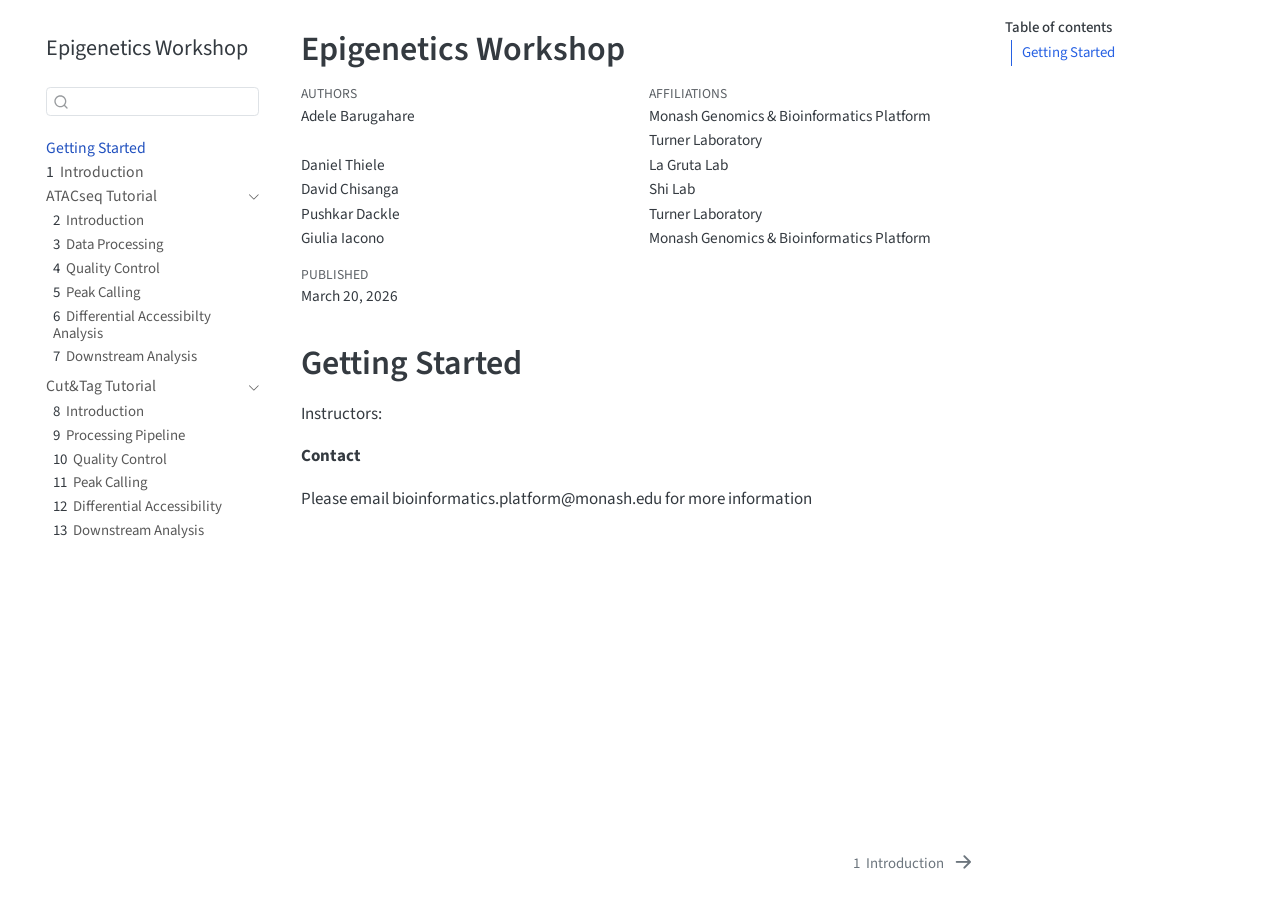
<file: index.html>
<!DOCTYPE html>
<html xmlns="http://www.w3.org/1999/xhtml" lang="en" xml:lang="en"><head>

<meta charset="utf-8">
<meta name="generator" content="quarto-1.9.38">

<meta name="viewport" content="width=device-width, initial-scale=1.0, user-scalable=yes">

<meta name="author" content="Adele Barugahare">
<meta name="author" content="Daniel Thiele">
<meta name="author" content="David Chisanga">
<meta name="author" content="Pushkar Dackle">
<meta name="author" content="Giulia Iacono">
<meta name="dcterms.date" content="2026-03-20">

<title>Epigenetics Workshop</title>
<style>
/* Default styles provided by pandoc.
** See https://pandoc.org/MANUAL.html#variables-for-html for config info.
*/
code{white-space: pre-wrap;}
span.smallcaps{font-variant: small-caps;}
div.columns{display: flex; gap: min(4vw, 1.5em);}
div.column{flex: auto; overflow-x: auto;}
div.hanging-indent{margin-left: 1.5em; text-indent: -1.5em;}
ul.task-list{list-style: none;}
ul.task-list li input[type="checkbox"] {
  width: 0.8em;
  margin: 0 0.8em 0.2em -1em; /* quarto-specific, see https://github.com/quarto-dev/quarto-cli/issues/4556 */ 
  vertical-align: middle;
}
</style>


<script src="site_libs/quarto-nav/quarto-nav.js"></script>
<script src="site_libs/quarto-nav/headroom.min.js"></script>
<script src="site_libs/clipboard/clipboard.min.js"></script>
<script src="site_libs/quarto-search/autocomplete.umd.js"></script>
<script src="site_libs/quarto-search/fuse.min.js"></script>
<script src="site_libs/quarto-search/quarto-search.js"></script>
<meta name="quarto:offset" content="./">
<link href="./00_introduction.html" rel="next">
<script src="site_libs/quarto-html/quarto.js" type="module"></script>
<script src="site_libs/quarto-html/tabsets/tabsets.js" type="module"></script>
<script src="site_libs/quarto-html/popper.min.js"></script>
<script src="site_libs/quarto-html/tippy.umd.min.js"></script>
<script src="site_libs/quarto-html/anchor.min.js"></script>
<link href="site_libs/quarto-html/tippy.css" rel="stylesheet">
<link href="site_libs/quarto-html/quarto-syntax-highlighting-15634bcf2e68342d4ad2dfa704d543f6.css" rel="stylesheet" id="quarto-text-highlighting-styles">
<script src="site_libs/bootstrap/bootstrap.min.js"></script>
<link href="site_libs/bootstrap/bootstrap-icons.css" rel="stylesheet">
<link href="site_libs/bootstrap/bootstrap-48abc47ddc2cbc14860ddec9e9fdb395.min.css" rel="stylesheet" append-hash="true" id="quarto-bootstrap" data-mode="light">
<script id="quarto-search-options" type="application/json">{
  "location": "sidebar",
  "copy-button": false,
  "collapse-after": 3,
  "panel-placement": "start",
  "type": "textbox",
  "limit": 50,
  "keyboard-shortcut": [
    "f",
    "/",
    "s"
  ],
  "show-item-context": false,
  "language": {
    "search-no-results-text": "No results",
    "search-matching-documents-text": "matching documents",
    "search-copy-link-title": "Copy link to search",
    "search-hide-matches-text": "Hide additional matches",
    "search-more-match-text": "more match in this document",
    "search-more-matches-text": "more matches in this document",
    "search-clear-button-title": "Clear",
    "search-text-placeholder": "",
    "search-detached-cancel-button-title": "Cancel",
    "search-submit-button-title": "Submit",
    "search-label": "Search"
  }
}</script>


</head>

<body class="nav-sidebar floating quarto-light">

<div id="quarto-search-results"></div>
  <header id="quarto-header" class="headroom fixed-top">
  <nav class="quarto-secondary-nav">
    <div class="container-fluid d-flex">
      <button type="button" class="quarto-btn-toggle btn" data-bs-toggle="collapse" role="button" data-bs-target=".quarto-sidebar-collapse-item" aria-controls="quarto-sidebar" aria-expanded="false" aria-label="Toggle sidebar navigation" onclick="if (window.quartoToggleHeadroom) { window.quartoToggleHeadroom(); }">
        <i class="bi bi-layout-text-sidebar-reverse"></i>
      </button>
        <nav class="quarto-page-breadcrumbs" aria-label="breadcrumb"><ol class="breadcrumb"><li class="breadcrumb-item"><a href="./index.html">Getting Started</a></li></ol></nav>
        <a class="flex-grow-1" role="navigation" data-bs-toggle="collapse" data-bs-target=".quarto-sidebar-collapse-item" aria-controls="quarto-sidebar" aria-expanded="false" aria-label="Toggle sidebar navigation" onclick="if (window.quartoToggleHeadroom) { window.quartoToggleHeadroom(); }">      
        </a>
      <button type="button" class="btn quarto-search-button" aria-label="Search" onclick="window.quartoOpenSearch();">
        <i class="bi bi-search"></i>
      </button>
    </div>
  </nav>
</header>
<!-- content -->
<div id="quarto-content" class="quarto-container page-columns page-rows-contents page-layout-article">
<!-- sidebar -->
  <nav id="quarto-sidebar" class="sidebar collapse collapse-horizontal quarto-sidebar-collapse-item sidebar-navigation floating overflow-auto">
    <div class="pt-lg-2 mt-2 text-left sidebar-header">
    <div class="sidebar-title mb-0 py-0">
      <a href="./">Epigenetics Workshop</a> 
    </div>
      </div>
        <div class="mt-2 flex-shrink-0 align-items-center">
        <div class="sidebar-search">
        <div id="quarto-search" class="" title="Search"></div>
        </div>
        </div>
    <div class="sidebar-menu-container"> 
    <ul class="list-unstyled mt-1">
        <li class="sidebar-item">
  <div class="sidebar-item-container"> 
  <a href="./index.html" class="sidebar-item-text sidebar-link active">
 <span class="menu-text">Getting Started</span></a>
  </div>
</li>
        <li class="sidebar-item">
  <div class="sidebar-item-container"> 
  <a href="./00_introduction.html" class="sidebar-item-text sidebar-link">
 <span class="menu-text"><span class="chapter-number">1</span>&nbsp; <span class="chapter-title">Introduction</span></span></a>
  </div>
</li>
        <li class="sidebar-item sidebar-item-section">
      <div class="sidebar-item-container"> 
            <a class="sidebar-item-text sidebar-link text-start" data-bs-toggle="collapse" data-bs-target="#quarto-sidebar-section-1" role="navigation" aria-expanded="true">
 <span class="menu-text">ATACseq Tutorial</span></a>
          <a class="sidebar-item-toggle text-start" data-bs-toggle="collapse" data-bs-target="#quarto-sidebar-section-1" role="navigation" aria-expanded="true" aria-label="Toggle section">
            <i class="bi bi-chevron-right ms-2"></i>
          </a> 
      </div>
      <ul id="quarto-sidebar-section-1" class="collapse list-unstyled sidebar-section depth1 show">  
          <li class="sidebar-item">
  <div class="sidebar-item-container"> 
  <a href="./01_atacseq_introduction.html" class="sidebar-item-text sidebar-link">
 <span class="menu-text"><span class="chapter-number">2</span>&nbsp; <span class="chapter-title">Introduction</span></span></a>
  </div>
</li>
          <li class="sidebar-item">
  <div class="sidebar-item-container"> 
  <a href="./02_atacseq_processing.html" class="sidebar-item-text sidebar-link">
 <span class="menu-text"><span class="chapter-number">3</span>&nbsp; <span class="chapter-title">Data Processing</span></span></a>
  </div>
</li>
          <li class="sidebar-item">
  <div class="sidebar-item-container"> 
  <a href="./03_atacseq_qc.html" class="sidebar-item-text sidebar-link">
 <span class="menu-text"><span class="chapter-number">4</span>&nbsp; <span class="chapter-title">Quality Control</span></span></a>
  </div>
</li>
          <li class="sidebar-item">
  <div class="sidebar-item-container"> 
  <a href="./04_atacseq_peak_calling.html" class="sidebar-item-text sidebar-link">
 <span class="menu-text"><span class="chapter-number">5</span>&nbsp; <span class="chapter-title">Peak Calling</span></span></a>
  </div>
</li>
          <li class="sidebar-item">
  <div class="sidebar-item-container"> 
  <a href="./05_atacseq_differential_accessibility.html" class="sidebar-item-text sidebar-link">
 <span class="menu-text"><span class="chapter-number">6</span>&nbsp; <span class="chapter-title">Differential Accessibilty Analysis</span></span></a>
  </div>
</li>
          <li class="sidebar-item">
  <div class="sidebar-item-container"> 
  <a href="./06_atacseq_downstream_analysis.html" class="sidebar-item-text sidebar-link">
 <span class="menu-text"><span class="chapter-number">7</span>&nbsp; <span class="chapter-title">Downstream Analysis</span></span></a>
  </div>
</li>
      </ul>
  </li>
        <li class="sidebar-item sidebar-item-section">
      <div class="sidebar-item-container"> 
            <a class="sidebar-item-text sidebar-link text-start" data-bs-toggle="collapse" data-bs-target="#quarto-sidebar-section-2" role="navigation" aria-expanded="true">
 <span class="menu-text">Cut&amp;Tag Tutorial</span></a>
          <a class="sidebar-item-toggle text-start" data-bs-toggle="collapse" data-bs-target="#quarto-sidebar-section-2" role="navigation" aria-expanded="true" aria-label="Toggle section">
            <i class="bi bi-chevron-right ms-2"></i>
          </a> 
      </div>
      <ul id="quarto-sidebar-section-2" class="collapse list-unstyled sidebar-section depth1 show">  
          <li class="sidebar-item">
  <div class="sidebar-item-container"> 
  <a href="./07_cuttag_introduction.html" class="sidebar-item-text sidebar-link">
 <span class="menu-text"><span class="chapter-number">8</span>&nbsp; <span class="chapter-title">Introduction</span></span></a>
  </div>
</li>
          <li class="sidebar-item">
  <div class="sidebar-item-container"> 
  <a href="./08_cuttag_processing.html" class="sidebar-item-text sidebar-link">
 <span class="menu-text"><span class="chapter-number">9</span>&nbsp; <span class="chapter-title">Processing Pipeline</span></span></a>
  </div>
</li>
          <li class="sidebar-item">
  <div class="sidebar-item-container"> 
  <a href="./09_cuttag_qc.html" class="sidebar-item-text sidebar-link">
 <span class="menu-text"><span class="chapter-number">10</span>&nbsp; <span class="chapter-title">Quality Control</span></span></a>
  </div>
</li>
          <li class="sidebar-item">
  <div class="sidebar-item-container"> 
  <a href="./10_cuttag_peak_calling.html" class="sidebar-item-text sidebar-link">
 <span class="menu-text"><span class="chapter-number">11</span>&nbsp; <span class="chapter-title">Peak Calling</span></span></a>
  </div>
</li>
          <li class="sidebar-item">
  <div class="sidebar-item-container"> 
  <a href="./11_cuttag_differential_accessibilty.html" class="sidebar-item-text sidebar-link">
 <span class="menu-text"><span class="chapter-number">12</span>&nbsp; <span class="chapter-title">Differential Accessibility</span></span></a>
  </div>
</li>
          <li class="sidebar-item">
  <div class="sidebar-item-container"> 
  <a href="./12_cuttag_downstream_analysis.html" class="sidebar-item-text sidebar-link">
 <span class="menu-text"><span class="chapter-number">13</span>&nbsp; <span class="chapter-title">Downstream Analysis</span></span></a>
  </div>
</li>
      </ul>
  </li>
    </ul>
    </div>
</nav>
<div id="quarto-sidebar-glass" class="quarto-sidebar-collapse-item" data-bs-toggle="collapse" data-bs-target=".quarto-sidebar-collapse-item"></div>
<!-- margin-sidebar -->
    <div id="quarto-margin-sidebar" class="sidebar margin-sidebar">
        <nav id="TOC" role="doc-toc" class="toc-active">
    <h2 id="toc-title">Table of contents</h2>
   
  <ul>
  <li><a href="#getting-started" id="toc-getting-started" class="nav-link active" data-scroll-target="#getting-started">Getting Started</a></li>
  </ul>
</nav>
    </div>
<!-- main -->
<main class="content" id="quarto-document-content">

<header id="title-block-header" class="quarto-title-block default">
<div class="quarto-title">
<h1 class="title">Epigenetics Workshop</h1>
</div>


<div class="quarto-title-meta-author">
  <div class="quarto-title-meta-heading">Authors</div>
  <div class="quarto-title-meta-heading">Affiliations</div>
  
    <div class="quarto-title-meta-contents">
    <p class="author">Adele Barugahare </p>
  </div>
  <div class="quarto-title-meta-contents">
        <p class="affiliation">
            Monash Genomics &amp; Bioinformatics Platform
          </p>
        <p class="affiliation">
            Turner Laboratory
          </p>
      </div>
    <div class="quarto-title-meta-contents">
    <p class="author">Daniel Thiele </p>
  </div>
  <div class="quarto-title-meta-contents">
        <p class="affiliation">
            La Gruta Lab
          </p>
      </div>
    <div class="quarto-title-meta-contents">
    <p class="author">David Chisanga </p>
  </div>
  <div class="quarto-title-meta-contents">
        <p class="affiliation">
            Shi Lab
          </p>
      </div>
    <div class="quarto-title-meta-contents">
    <p class="author">Pushkar Dackle </p>
  </div>
  <div class="quarto-title-meta-contents">
        <p class="affiliation">
            Turner Laboratory
          </p>
      </div>
    <div class="quarto-title-meta-contents">
    <p class="author">Giulia Iacono </p>
  </div>
  <div class="quarto-title-meta-contents">
        <p class="affiliation">
            Monash Genomics &amp; Bioinformatics Platform
          </p>
      </div>
  </div>

<div class="quarto-title-meta">

      
    <div>
    <div class="quarto-title-meta-heading">Published</div>
    <div class="quarto-title-meta-contents">
      <p class="date">March 20, 2026</p>
    </div>
  </div>
  
    
  </div>
  


</header>


<section id="getting-started" class="level1 unnumbered">
<h1 class="unnumbered">Getting Started</h1>
<p>Instructors:</p>
<p><strong>Contact</strong></p>
<p>Please email bioinformatics.platform@monash.edu for more information</p>


</section>

</main> <!-- /main -->
<script id="quarto-html-after-body" type="application/javascript">
  window.document.addEventListener("DOMContentLoaded", function (event) {
    const icon = "";
    const anchorJS = new window.AnchorJS();
    anchorJS.options = {
      placement: 'right',
      icon: icon
    };
    anchorJS.add('.anchored');
    const isCodeAnnotation = (el) => {
      for (const clz of el.classList) {
        if (clz.startsWith('code-annotation-')) {                     
          return true;
        }
      }
      return false;
    }
    const onCopySuccess = function(e) {
      // button target
      const button = e.trigger;
      // don't keep focus
      button.blur();
      // flash "checked"
      button.classList.add('code-copy-button-checked');
      var currentTitle = button.getAttribute("title");
      button.setAttribute("title", "Copied!");
      let tooltip;
      if (window.bootstrap) {
        button.setAttribute("data-bs-toggle", "tooltip");
        button.setAttribute("data-bs-placement", "left");
        button.setAttribute("data-bs-title", "Copied!");
        tooltip = new bootstrap.Tooltip(button, 
          { trigger: "manual", 
            customClass: "code-copy-button-tooltip",
            offset: [0, -8]});
        tooltip.show();    
      }
      setTimeout(function() {
        if (tooltip) {
          tooltip.hide();
          button.removeAttribute("data-bs-title");
          button.removeAttribute("data-bs-toggle");
          button.removeAttribute("data-bs-placement");
        }
        button.setAttribute("title", currentTitle);
        button.classList.remove('code-copy-button-checked');
      }, 1000);
      // clear code selection
      e.clearSelection();
    }
    const getTextToCopy = function(trigger) {
      const outerScaffold = trigger.parentElement.cloneNode(true);
      const codeEl = outerScaffold.querySelector('code');
      for (const childEl of codeEl.children) {
        if (isCodeAnnotation(childEl)) {
          childEl.remove();
        }
      }
      return codeEl.innerText;
    }
    const clipboard = new window.ClipboardJS('.code-copy-button:not([data-in-quarto-modal])', {
      text: getTextToCopy
    });
    clipboard.on('success', onCopySuccess);
    if (window.document.getElementById('quarto-embedded-source-code-modal')) {
      const clipboardModal = new window.ClipboardJS('.code-copy-button[data-in-quarto-modal]', {
        text: getTextToCopy,
        container: window.document.getElementById('quarto-embedded-source-code-modal')
      });
      clipboardModal.on('success', onCopySuccess);
    }
      var localhostRegex = new RegExp(/^(?:http|https):\/\/localhost\:?[0-9]*\//);
      var mailtoRegex = new RegExp(/^mailto:/);
        var filterRegex = new RegExp('/' + window.location.host + '/');
      var isInternal = (href) => {
          return filterRegex.test(href) || localhostRegex.test(href) || mailtoRegex.test(href);
      }
      // Inspect non-navigation links and adorn them if external
     var links = window.document.querySelectorAll('a[href]:not(.nav-link):not(.navbar-brand):not(.toc-action):not(.sidebar-link):not(.sidebar-item-toggle):not(.pagination-link):not(.no-external):not([aria-hidden]):not(.dropdown-item):not(.quarto-navigation-tool):not(.about-link)');
      for (var i=0; i<links.length; i++) {
        const link = links[i];
        if (!isInternal(link.href)) {
          // undo the damage that might have been done by quarto-nav.js in the case of
          // links that we want to consider external
          if (link.dataset.originalHref !== undefined) {
            link.href = link.dataset.originalHref;
          }
        }
      }
    function tippyHover(el, contentFn, onTriggerFn, onUntriggerFn) {
      const config = {
        allowHTML: true,
        maxWidth: 500,
        delay: 100,
        arrow: false,
        appendTo: function(el) {
            return el.parentElement;
        },
        interactive: true,
        interactiveBorder: 10,
        theme: 'quarto',
        placement: 'bottom-start',
      };
      if (contentFn) {
        config.content = contentFn;
      }
      if (onTriggerFn) {
        config.onTrigger = onTriggerFn;
      }
      if (onUntriggerFn) {
        config.onUntrigger = onUntriggerFn;
      }
      window.tippy(el, config); 
    }
    const noterefs = window.document.querySelectorAll('a[role="doc-noteref"]');
    for (var i=0; i<noterefs.length; i++) {
      const ref = noterefs[i];
      tippyHover(ref, function() {
        // use id or data attribute instead here
        let href = ref.getAttribute('data-footnote-href') || ref.getAttribute('href');
        try { href = new URL(href).hash; } catch {}
        const id = href.replace(/^#\/?/, "");
        const note = window.document.getElementById(id);
        if (note) {
          return note.innerHTML;
        } else {
          return "";
        }
      });
    }
    const xrefs = window.document.querySelectorAll('a.quarto-xref');
    const processXRef = (id, note) => {
      // Strip column container classes
      const stripColumnClz = (el) => {
        el.classList.remove("page-full", "page-columns");
        if (el.children) {
          for (const child of el.children) {
            stripColumnClz(child);
          }
        }
      }
      stripColumnClz(note)
      if (id === null || id.startsWith('sec-')) {
        // Special case sections, only their first couple elements
        const container = document.createElement("div");
        if (note.children && note.children.length > 2) {
          container.appendChild(note.children[0].cloneNode(true));
          for (let i = 1; i < note.children.length; i++) {
            const child = note.children[i];
            if (child.tagName === "P" && child.innerText === "") {
              continue;
            } else {
              container.appendChild(child.cloneNode(true));
              break;
            }
          }
          if (window.Quarto?.typesetMath) {
            window.Quarto.typesetMath(container);
          }
          return container.innerHTML
        } else {
          if (window.Quarto?.typesetMath) {
            window.Quarto.typesetMath(note);
          }
          return note.innerHTML;
        }
      } else {
        // Remove any anchor links if they are present
        const anchorLink = note.querySelector('a.anchorjs-link');
        if (anchorLink) {
          anchorLink.remove();
        }
        if (window.Quarto?.typesetMath) {
          window.Quarto.typesetMath(note);
        }
        if (note.classList.contains("callout")) {
          return note.outerHTML;
        } else {
          return note.innerHTML;
        }
      }
    }
    for (var i=0; i<xrefs.length; i++) {
      const xref = xrefs[i];
      tippyHover(xref, undefined, function(instance) {
        instance.disable();
        let url = xref.getAttribute('href');
        let hash = undefined; 
        if (url.startsWith('#')) {
          hash = url;
        } else {
          try { hash = new URL(url).hash; } catch {}
        }
        if (hash) {
          const id = hash.replace(/^#\/?/, "");
          const note = window.document.getElementById(id);
          if (note !== null) {
            try {
              const html = processXRef(id, note.cloneNode(true));
              instance.setContent(html);
            } finally {
              instance.enable();
              instance.show();
            }
          } else {
            // See if we can fetch this
            fetch(url.split('#')[0])
            .then(res => res.text())
            .then(html => {
              const parser = new DOMParser();
              const htmlDoc = parser.parseFromString(html, "text/html");
              const note = htmlDoc.getElementById(id);
              if (note !== null) {
                const html = processXRef(id, note);
                instance.setContent(html);
              } 
            }).finally(() => {
              instance.enable();
              instance.show();
            });
          }
        } else {
          // See if we can fetch a full url (with no hash to target)
          // This is a special case and we should probably do some content thinning / targeting
          fetch(url)
          .then(res => res.text())
          .then(html => {
            const parser = new DOMParser();
            const htmlDoc = parser.parseFromString(html, "text/html");
            const note = htmlDoc.querySelector('main.content');
            if (note !== null) {
              // This should only happen for chapter cross references
              // (since there is no id in the URL)
              // remove the first header
              if (note.children.length > 0 && note.children[0].tagName === "HEADER") {
                note.children[0].remove();
              }
              const html = processXRef(null, note);
              instance.setContent(html);
            } 
          }).finally(() => {
            instance.enable();
            instance.show();
          });
        }
      }, function(instance) {
      });
    }
        let selectedAnnoteEl;
        const selectorForAnnotation = ( cell, annotation) => {
          let cellAttr = 'data-code-cell="' + cell + '"';
          let lineAttr = 'data-code-annotation="' +  annotation + '"';
          const selector = 'span[' + cellAttr + '][' + lineAttr + ']';
          return selector;
        }
        const selectCodeLines = (annoteEl) => {
          const doc = window.document;
          const targetCell = annoteEl.getAttribute("data-target-cell");
          const targetAnnotation = annoteEl.getAttribute("data-target-annotation");
          const annoteSpan = window.document.querySelector(selectorForAnnotation(targetCell, targetAnnotation));
          const lines = annoteSpan.getAttribute("data-code-lines").split(",");
          const lineIds = lines.map((line) => {
            return targetCell + "-" + line;
          })
          let top = null;
          let height = null;
          let parent = null;
          if (lineIds.length > 0) {
              //compute the position of the single el (top and bottom and make a div)
              const el = window.document.getElementById(lineIds[0]);
              top = el.offsetTop;
              height = el.offsetHeight;
              parent = el.parentElement.parentElement;
            if (lineIds.length > 1) {
              const lastEl = window.document.getElementById(lineIds[lineIds.length - 1]);
              const bottom = lastEl.offsetTop + lastEl.offsetHeight;
              height = bottom - top;
            }
            if (top !== null && height !== null && parent !== null) {
              // cook up a div (if necessary) and position it 
              let div = window.document.getElementById("code-annotation-line-highlight");
              if (div === null) {
                div = window.document.createElement("div");
                div.setAttribute("id", "code-annotation-line-highlight");
                div.style.position = 'absolute';
                parent.appendChild(div);
              }
              div.style.top = top - 2 + "px";
              div.style.height = height + 4 + "px";
              div.style.left = 0;
              let gutterDiv = window.document.getElementById("code-annotation-line-highlight-gutter");
              if (gutterDiv === null) {
                gutterDiv = window.document.createElement("div");
                gutterDiv.setAttribute("id", "code-annotation-line-highlight-gutter");
                gutterDiv.style.position = 'absolute';
                const codeCell = window.document.getElementById(targetCell);
                const gutter = codeCell.querySelector('.code-annotation-gutter');
                gutter.appendChild(gutterDiv);
              }
              gutterDiv.style.top = top - 2 + "px";
              gutterDiv.style.height = height + 4 + "px";
            }
            selectedAnnoteEl = annoteEl;
          }
        };
        const unselectCodeLines = () => {
          const elementsIds = ["code-annotation-line-highlight", "code-annotation-line-highlight-gutter"];
          elementsIds.forEach((elId) => {
            const div = window.document.getElementById(elId);
            if (div) {
              div.remove();
            }
          });
          selectedAnnoteEl = undefined;
        };
          // Handle positioning of the toggle
      window.addEventListener(
        "resize",
        throttle(() => {
          elRect = undefined;
          if (selectedAnnoteEl) {
            selectCodeLines(selectedAnnoteEl);
          }
        }, 10)
      );
      function throttle(fn, ms) {
      let throttle = false;
      let timer;
        return (...args) => {
          if(!throttle) { // first call gets through
              fn.apply(this, args);
              throttle = true;
          } else { // all the others get throttled
              if(timer) clearTimeout(timer); // cancel #2
              timer = setTimeout(() => {
                fn.apply(this, args);
                timer = throttle = false;
              }, ms);
          }
        };
      }
        // Attach click handler to the DT
        const annoteDls = window.document.querySelectorAll('dt[data-target-cell]');
        for (const annoteDlNode of annoteDls) {
          annoteDlNode.addEventListener('click', (event) => {
            const clickedEl = event.target;
            if (clickedEl !== selectedAnnoteEl) {
              unselectCodeLines();
              const activeEl = window.document.querySelector('dt[data-target-cell].code-annotation-active');
              if (activeEl) {
                activeEl.classList.remove('code-annotation-active');
              }
              selectCodeLines(clickedEl);
              clickedEl.classList.add('code-annotation-active');
            } else {
              // Unselect the line
              unselectCodeLines();
              clickedEl.classList.remove('code-annotation-active');
            }
          });
        }
    const findCites = (el) => {
      const parentEl = el.parentElement;
      if (parentEl) {
        const cites = parentEl.dataset.cites;
        if (cites) {
          return {
            el,
            cites: cites.split(' ')
          };
        } else {
          return findCites(el.parentElement)
        }
      } else {
        return undefined;
      }
    };
    var bibliorefs = window.document.querySelectorAll('a[role="doc-biblioref"]');
    for (var i=0; i<bibliorefs.length; i++) {
      const ref = bibliorefs[i];
      const citeInfo = findCites(ref);
      if (citeInfo) {
        tippyHover(citeInfo.el, function() {
          var popup = window.document.createElement('div');
          citeInfo.cites.forEach(function(cite) {
            var citeDiv = window.document.createElement('div');
            citeDiv.classList.add('hanging-indent');
            citeDiv.classList.add('csl-entry');
            var biblioDiv = window.document.getElementById('ref-' + cite);
            if (biblioDiv) {
              citeDiv.innerHTML = biblioDiv.innerHTML;
            }
            popup.appendChild(citeDiv);
          });
          return popup.innerHTML;
        });
      }
    }
  });
  </script>
<nav class="page-navigation">
  <div class="nav-page nav-page-previous">
  </div>
  <div class="nav-page nav-page-next">
      <a href="./00_introduction.html" class="pagination-link" aria-label="Introduction">
        <span class="nav-page-text"><span class="chapter-number">1</span>&nbsp; <span class="chapter-title">Introduction</span></span> <i class="bi bi-arrow-right-short"></i>
      </a>
  </div>
</nav>
</div> <!-- /content -->




</body></html>
</file>
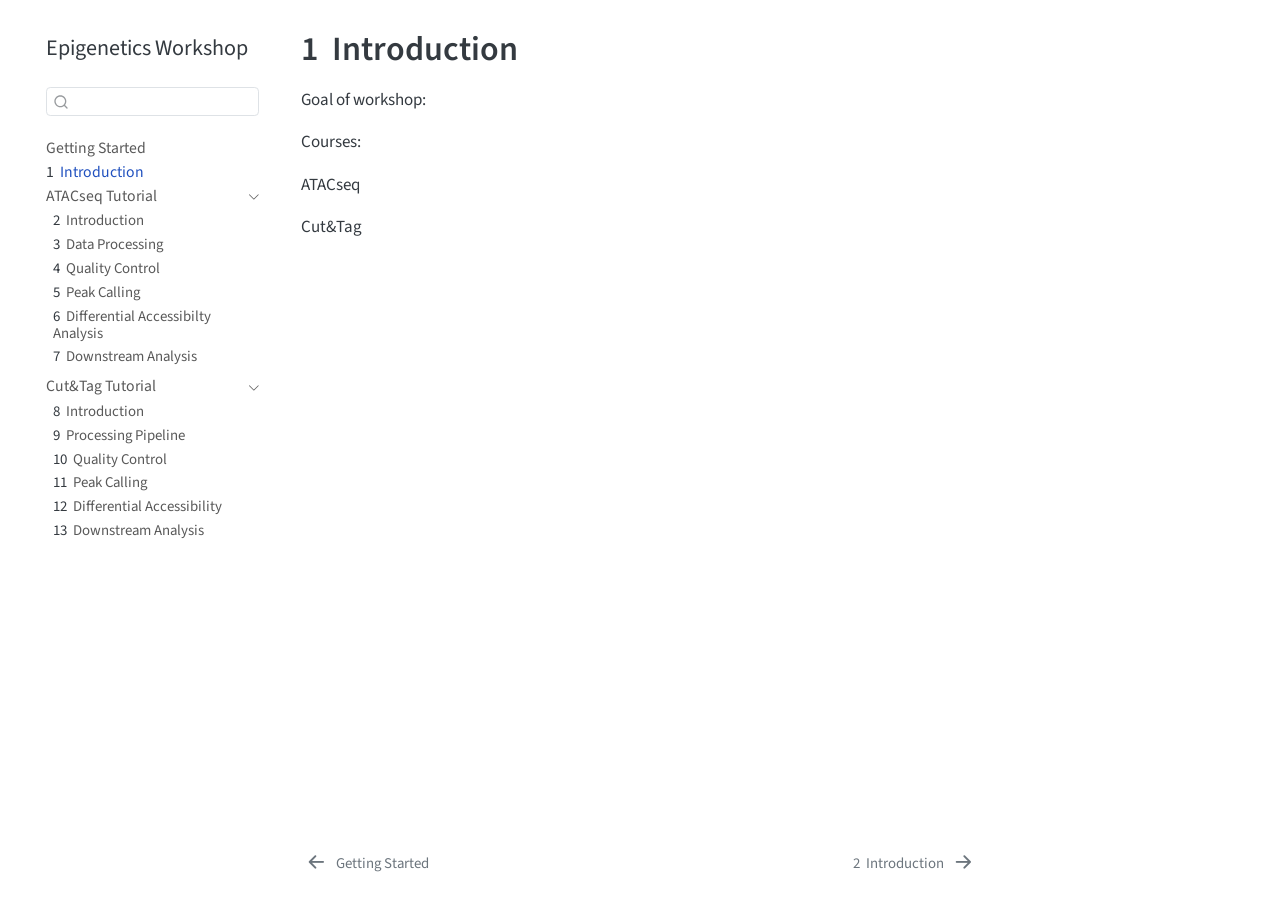
<file: 00_introduction.html>
<!DOCTYPE html>
<html xmlns="http://www.w3.org/1999/xhtml" lang="en" xml:lang="en"><head>

<meta charset="utf-8">
<meta name="generator" content="quarto-1.9.38">

<meta name="viewport" content="width=device-width, initial-scale=1.0, user-scalable=yes">


<title>1&nbsp; Introduction – Epigenetics Workshop</title>
<style>
/* Default styles provided by pandoc.
** See https://pandoc.org/MANUAL.html#variables-for-html for config info.
*/
code{white-space: pre-wrap;}
span.smallcaps{font-variant: small-caps;}
div.columns{display: flex; gap: min(4vw, 1.5em);}
div.column{flex: auto; overflow-x: auto;}
div.hanging-indent{margin-left: 1.5em; text-indent: -1.5em;}
ul.task-list{list-style: none;}
ul.task-list li input[type="checkbox"] {
  width: 0.8em;
  margin: 0 0.8em 0.2em -1em; /* quarto-specific, see https://github.com/quarto-dev/quarto-cli/issues/4556 */ 
  vertical-align: middle;
}
</style>


<script src="site_libs/quarto-nav/quarto-nav.js"></script>
<script src="site_libs/quarto-nav/headroom.min.js"></script>
<script src="site_libs/clipboard/clipboard.min.js"></script>
<script src="site_libs/quarto-search/autocomplete.umd.js"></script>
<script src="site_libs/quarto-search/fuse.min.js"></script>
<script src="site_libs/quarto-search/quarto-search.js"></script>
<meta name="quarto:offset" content="./">
<link href="./01_atacseq_introduction.html" rel="next">
<link href="./index.html" rel="prev">
<script src="site_libs/quarto-html/quarto.js" type="module"></script>
<script src="site_libs/quarto-html/tabsets/tabsets.js" type="module"></script>
<script src="site_libs/quarto-html/popper.min.js"></script>
<script src="site_libs/quarto-html/tippy.umd.min.js"></script>
<script src="site_libs/quarto-html/anchor.min.js"></script>
<link href="site_libs/quarto-html/tippy.css" rel="stylesheet">
<link href="site_libs/quarto-html/quarto-syntax-highlighting-15634bcf2e68342d4ad2dfa704d543f6.css" rel="stylesheet" id="quarto-text-highlighting-styles">
<script src="site_libs/bootstrap/bootstrap.min.js"></script>
<link href="site_libs/bootstrap/bootstrap-icons.css" rel="stylesheet">
<link href="site_libs/bootstrap/bootstrap-48abc47ddc2cbc14860ddec9e9fdb395.min.css" rel="stylesheet" append-hash="true" id="quarto-bootstrap" data-mode="light">
<script id="quarto-search-options" type="application/json">{
  "location": "sidebar",
  "copy-button": false,
  "collapse-after": 3,
  "panel-placement": "start",
  "type": "textbox",
  "limit": 50,
  "keyboard-shortcut": [
    "f",
    "/",
    "s"
  ],
  "show-item-context": false,
  "language": {
    "search-no-results-text": "No results",
    "search-matching-documents-text": "matching documents",
    "search-copy-link-title": "Copy link to search",
    "search-hide-matches-text": "Hide additional matches",
    "search-more-match-text": "more match in this document",
    "search-more-matches-text": "more matches in this document",
    "search-clear-button-title": "Clear",
    "search-text-placeholder": "",
    "search-detached-cancel-button-title": "Cancel",
    "search-submit-button-title": "Submit",
    "search-label": "Search"
  }
}</script>


</head>

<body class="nav-sidebar floating quarto-light">

<div id="quarto-search-results"></div>
  <header id="quarto-header" class="headroom fixed-top">
  <nav class="quarto-secondary-nav">
    <div class="container-fluid d-flex">
      <button type="button" class="quarto-btn-toggle btn" data-bs-toggle="collapse" role="button" data-bs-target=".quarto-sidebar-collapse-item" aria-controls="quarto-sidebar" aria-expanded="false" aria-label="Toggle sidebar navigation" onclick="if (window.quartoToggleHeadroom) { window.quartoToggleHeadroom(); }">
        <i class="bi bi-layout-text-sidebar-reverse"></i>
      </button>
        <nav class="quarto-page-breadcrumbs" aria-label="breadcrumb"><ol class="breadcrumb"><li class="breadcrumb-item"><a href="./00_introduction.html"><span class="chapter-number">1</span>&nbsp; <span class="chapter-title">Introduction</span></a></li></ol></nav>
        <a class="flex-grow-1" role="navigation" data-bs-toggle="collapse" data-bs-target=".quarto-sidebar-collapse-item" aria-controls="quarto-sidebar" aria-expanded="false" aria-label="Toggle sidebar navigation" onclick="if (window.quartoToggleHeadroom) { window.quartoToggleHeadroom(); }">      
        </a>
      <button type="button" class="btn quarto-search-button" aria-label="Search" onclick="window.quartoOpenSearch();">
        <i class="bi bi-search"></i>
      </button>
    </div>
  </nav>
</header>
<!-- content -->
<div id="quarto-content" class="quarto-container page-columns page-rows-contents page-layout-article">
<!-- sidebar -->
  <nav id="quarto-sidebar" class="sidebar collapse collapse-horizontal quarto-sidebar-collapse-item sidebar-navigation floating overflow-auto">
    <div class="pt-lg-2 mt-2 text-left sidebar-header">
    <div class="sidebar-title mb-0 py-0">
      <a href="./">Epigenetics Workshop</a> 
    </div>
      </div>
        <div class="mt-2 flex-shrink-0 align-items-center">
        <div class="sidebar-search">
        <div id="quarto-search" class="" title="Search"></div>
        </div>
        </div>
    <div class="sidebar-menu-container"> 
    <ul class="list-unstyled mt-1">
        <li class="sidebar-item">
  <div class="sidebar-item-container"> 
  <a href="./index.html" class="sidebar-item-text sidebar-link">
 <span class="menu-text">Getting Started</span></a>
  </div>
</li>
        <li class="sidebar-item">
  <div class="sidebar-item-container"> 
  <a href="./00_introduction.html" class="sidebar-item-text sidebar-link active">
 <span class="menu-text"><span class="chapter-number">1</span>&nbsp; <span class="chapter-title">Introduction</span></span></a>
  </div>
</li>
        <li class="sidebar-item sidebar-item-section">
      <div class="sidebar-item-container"> 
            <a class="sidebar-item-text sidebar-link text-start" data-bs-toggle="collapse" data-bs-target="#quarto-sidebar-section-1" role="navigation" aria-expanded="true">
 <span class="menu-text">ATACseq Tutorial</span></a>
          <a class="sidebar-item-toggle text-start" data-bs-toggle="collapse" data-bs-target="#quarto-sidebar-section-1" role="navigation" aria-expanded="true" aria-label="Toggle section">
            <i class="bi bi-chevron-right ms-2"></i>
          </a> 
      </div>
      <ul id="quarto-sidebar-section-1" class="collapse list-unstyled sidebar-section depth1 show">  
          <li class="sidebar-item">
  <div class="sidebar-item-container"> 
  <a href="./01_atacseq_introduction.html" class="sidebar-item-text sidebar-link">
 <span class="menu-text"><span class="chapter-number">2</span>&nbsp; <span class="chapter-title">Introduction</span></span></a>
  </div>
</li>
          <li class="sidebar-item">
  <div class="sidebar-item-container"> 
  <a href="./02_atacseq_processing.html" class="sidebar-item-text sidebar-link">
 <span class="menu-text"><span class="chapter-number">3</span>&nbsp; <span class="chapter-title">Data Processing</span></span></a>
  </div>
</li>
          <li class="sidebar-item">
  <div class="sidebar-item-container"> 
  <a href="./03_atacseq_qc.html" class="sidebar-item-text sidebar-link">
 <span class="menu-text"><span class="chapter-number">4</span>&nbsp; <span class="chapter-title">Quality Control</span></span></a>
  </div>
</li>
          <li class="sidebar-item">
  <div class="sidebar-item-container"> 
  <a href="./04_atacseq_peak_calling.html" class="sidebar-item-text sidebar-link">
 <span class="menu-text"><span class="chapter-number">5</span>&nbsp; <span class="chapter-title">Peak Calling</span></span></a>
  </div>
</li>
          <li class="sidebar-item">
  <div class="sidebar-item-container"> 
  <a href="./05_atacseq_differential_accessibility.html" class="sidebar-item-text sidebar-link">
 <span class="menu-text"><span class="chapter-number">6</span>&nbsp; <span class="chapter-title">Differential Accessibilty Analysis</span></span></a>
  </div>
</li>
          <li class="sidebar-item">
  <div class="sidebar-item-container"> 
  <a href="./06_atacseq_downstream_analysis.html" class="sidebar-item-text sidebar-link">
 <span class="menu-text"><span class="chapter-number">7</span>&nbsp; <span class="chapter-title">Downstream Analysis</span></span></a>
  </div>
</li>
      </ul>
  </li>
        <li class="sidebar-item sidebar-item-section">
      <div class="sidebar-item-container"> 
            <a class="sidebar-item-text sidebar-link text-start" data-bs-toggle="collapse" data-bs-target="#quarto-sidebar-section-2" role="navigation" aria-expanded="true">
 <span class="menu-text">Cut&amp;Tag Tutorial</span></a>
          <a class="sidebar-item-toggle text-start" data-bs-toggle="collapse" data-bs-target="#quarto-sidebar-section-2" role="navigation" aria-expanded="true" aria-label="Toggle section">
            <i class="bi bi-chevron-right ms-2"></i>
          </a> 
      </div>
      <ul id="quarto-sidebar-section-2" class="collapse list-unstyled sidebar-section depth1 show">  
          <li class="sidebar-item">
  <div class="sidebar-item-container"> 
  <a href="./07_cuttag_introduction.html" class="sidebar-item-text sidebar-link">
 <span class="menu-text"><span class="chapter-number">8</span>&nbsp; <span class="chapter-title">Introduction</span></span></a>
  </div>
</li>
          <li class="sidebar-item">
  <div class="sidebar-item-container"> 
  <a href="./08_cuttag_processing.html" class="sidebar-item-text sidebar-link">
 <span class="menu-text"><span class="chapter-number">9</span>&nbsp; <span class="chapter-title">Processing Pipeline</span></span></a>
  </div>
</li>
          <li class="sidebar-item">
  <div class="sidebar-item-container"> 
  <a href="./09_cuttag_qc.html" class="sidebar-item-text sidebar-link">
 <span class="menu-text"><span class="chapter-number">10</span>&nbsp; <span class="chapter-title">Quality Control</span></span></a>
  </div>
</li>
          <li class="sidebar-item">
  <div class="sidebar-item-container"> 
  <a href="./10_cuttag_peak_calling.html" class="sidebar-item-text sidebar-link">
 <span class="menu-text"><span class="chapter-number">11</span>&nbsp; <span class="chapter-title">Peak Calling</span></span></a>
  </div>
</li>
          <li class="sidebar-item">
  <div class="sidebar-item-container"> 
  <a href="./11_cuttag_differential_accessibilty.html" class="sidebar-item-text sidebar-link">
 <span class="menu-text"><span class="chapter-number">12</span>&nbsp; <span class="chapter-title">Differential Accessibility</span></span></a>
  </div>
</li>
          <li class="sidebar-item">
  <div class="sidebar-item-container"> 
  <a href="./12_cuttag_downstream_analysis.html" class="sidebar-item-text sidebar-link">
 <span class="menu-text"><span class="chapter-number">13</span>&nbsp; <span class="chapter-title">Downstream Analysis</span></span></a>
  </div>
</li>
      </ul>
  </li>
    </ul>
    </div>
</nav>
<div id="quarto-sidebar-glass" class="quarto-sidebar-collapse-item" data-bs-toggle="collapse" data-bs-target=".quarto-sidebar-collapse-item"></div>
<!-- margin-sidebar -->
    <div id="quarto-margin-sidebar" class="sidebar margin-sidebar zindex-bottom">
        
    </div>
<!-- main -->
<main class="content" id="quarto-document-content">

<header id="title-block-header" class="quarto-title-block default">
<div class="quarto-title">
<h1 class="title"><span class="chapter-number">1</span>&nbsp; <span class="chapter-title">Introduction</span></h1>
</div>



<div class="quarto-title-meta">

    
  
    
  </div>
  


</header>


<p>Goal of workshop:</p>
<p>Courses:</p>
<p>ATACseq</p>
<p>Cut&amp;Tag</p>



</main> <!-- /main -->
<script id="quarto-html-after-body" type="application/javascript">
  window.document.addEventListener("DOMContentLoaded", function (event) {
    const icon = "";
    const anchorJS = new window.AnchorJS();
    anchorJS.options = {
      placement: 'right',
      icon: icon
    };
    anchorJS.add('.anchored');
    const isCodeAnnotation = (el) => {
      for (const clz of el.classList) {
        if (clz.startsWith('code-annotation-')) {                     
          return true;
        }
      }
      return false;
    }
    const onCopySuccess = function(e) {
      // button target
      const button = e.trigger;
      // don't keep focus
      button.blur();
      // flash "checked"
      button.classList.add('code-copy-button-checked');
      var currentTitle = button.getAttribute("title");
      button.setAttribute("title", "Copied!");
      let tooltip;
      if (window.bootstrap) {
        button.setAttribute("data-bs-toggle", "tooltip");
        button.setAttribute("data-bs-placement", "left");
        button.setAttribute("data-bs-title", "Copied!");
        tooltip = new bootstrap.Tooltip(button, 
          { trigger: "manual", 
            customClass: "code-copy-button-tooltip",
            offset: [0, -8]});
        tooltip.show();    
      }
      setTimeout(function() {
        if (tooltip) {
          tooltip.hide();
          button.removeAttribute("data-bs-title");
          button.removeAttribute("data-bs-toggle");
          button.removeAttribute("data-bs-placement");
        }
        button.setAttribute("title", currentTitle);
        button.classList.remove('code-copy-button-checked');
      }, 1000);
      // clear code selection
      e.clearSelection();
    }
    const getTextToCopy = function(trigger) {
      const outerScaffold = trigger.parentElement.cloneNode(true);
      const codeEl = outerScaffold.querySelector('code');
      for (const childEl of codeEl.children) {
        if (isCodeAnnotation(childEl)) {
          childEl.remove();
        }
      }
      return codeEl.innerText;
    }
    const clipboard = new window.ClipboardJS('.code-copy-button:not([data-in-quarto-modal])', {
      text: getTextToCopy
    });
    clipboard.on('success', onCopySuccess);
    if (window.document.getElementById('quarto-embedded-source-code-modal')) {
      const clipboardModal = new window.ClipboardJS('.code-copy-button[data-in-quarto-modal]', {
        text: getTextToCopy,
        container: window.document.getElementById('quarto-embedded-source-code-modal')
      });
      clipboardModal.on('success', onCopySuccess);
    }
      var localhostRegex = new RegExp(/^(?:http|https):\/\/localhost\:?[0-9]*\//);
      var mailtoRegex = new RegExp(/^mailto:/);
        var filterRegex = new RegExp('/' + window.location.host + '/');
      var isInternal = (href) => {
          return filterRegex.test(href) || localhostRegex.test(href) || mailtoRegex.test(href);
      }
      // Inspect non-navigation links and adorn them if external
     var links = window.document.querySelectorAll('a[href]:not(.nav-link):not(.navbar-brand):not(.toc-action):not(.sidebar-link):not(.sidebar-item-toggle):not(.pagination-link):not(.no-external):not([aria-hidden]):not(.dropdown-item):not(.quarto-navigation-tool):not(.about-link)');
      for (var i=0; i<links.length; i++) {
        const link = links[i];
        if (!isInternal(link.href)) {
          // undo the damage that might have been done by quarto-nav.js in the case of
          // links that we want to consider external
          if (link.dataset.originalHref !== undefined) {
            link.href = link.dataset.originalHref;
          }
        }
      }
    function tippyHover(el, contentFn, onTriggerFn, onUntriggerFn) {
      const config = {
        allowHTML: true,
        maxWidth: 500,
        delay: 100,
        arrow: false,
        appendTo: function(el) {
            return el.parentElement;
        },
        interactive: true,
        interactiveBorder: 10,
        theme: 'quarto',
        placement: 'bottom-start',
      };
      if (contentFn) {
        config.content = contentFn;
      }
      if (onTriggerFn) {
        config.onTrigger = onTriggerFn;
      }
      if (onUntriggerFn) {
        config.onUntrigger = onUntriggerFn;
      }
      window.tippy(el, config); 
    }
    const noterefs = window.document.querySelectorAll('a[role="doc-noteref"]');
    for (var i=0; i<noterefs.length; i++) {
      const ref = noterefs[i];
      tippyHover(ref, function() {
        // use id or data attribute instead here
        let href = ref.getAttribute('data-footnote-href') || ref.getAttribute('href');
        try { href = new URL(href).hash; } catch {}
        const id = href.replace(/^#\/?/, "");
        const note = window.document.getElementById(id);
        if (note) {
          return note.innerHTML;
        } else {
          return "";
        }
      });
    }
    const xrefs = window.document.querySelectorAll('a.quarto-xref');
    const processXRef = (id, note) => {
      // Strip column container classes
      const stripColumnClz = (el) => {
        el.classList.remove("page-full", "page-columns");
        if (el.children) {
          for (const child of el.children) {
            stripColumnClz(child);
          }
        }
      }
      stripColumnClz(note)
      if (id === null || id.startsWith('sec-')) {
        // Special case sections, only their first couple elements
        const container = document.createElement("div");
        if (note.children && note.children.length > 2) {
          container.appendChild(note.children[0].cloneNode(true));
          for (let i = 1; i < note.children.length; i++) {
            const child = note.children[i];
            if (child.tagName === "P" && child.innerText === "") {
              continue;
            } else {
              container.appendChild(child.cloneNode(true));
              break;
            }
          }
          if (window.Quarto?.typesetMath) {
            window.Quarto.typesetMath(container);
          }
          return container.innerHTML
        } else {
          if (window.Quarto?.typesetMath) {
            window.Quarto.typesetMath(note);
          }
          return note.innerHTML;
        }
      } else {
        // Remove any anchor links if they are present
        const anchorLink = note.querySelector('a.anchorjs-link');
        if (anchorLink) {
          anchorLink.remove();
        }
        if (window.Quarto?.typesetMath) {
          window.Quarto.typesetMath(note);
        }
        if (note.classList.contains("callout")) {
          return note.outerHTML;
        } else {
          return note.innerHTML;
        }
      }
    }
    for (var i=0; i<xrefs.length; i++) {
      const xref = xrefs[i];
      tippyHover(xref, undefined, function(instance) {
        instance.disable();
        let url = xref.getAttribute('href');
        let hash = undefined; 
        if (url.startsWith('#')) {
          hash = url;
        } else {
          try { hash = new URL(url).hash; } catch {}
        }
        if (hash) {
          const id = hash.replace(/^#\/?/, "");
          const note = window.document.getElementById(id);
          if (note !== null) {
            try {
              const html = processXRef(id, note.cloneNode(true));
              instance.setContent(html);
            } finally {
              instance.enable();
              instance.show();
            }
          } else {
            // See if we can fetch this
            fetch(url.split('#')[0])
            .then(res => res.text())
            .then(html => {
              const parser = new DOMParser();
              const htmlDoc = parser.parseFromString(html, "text/html");
              const note = htmlDoc.getElementById(id);
              if (note !== null) {
                const html = processXRef(id, note);
                instance.setContent(html);
              } 
            }).finally(() => {
              instance.enable();
              instance.show();
            });
          }
        } else {
          // See if we can fetch a full url (with no hash to target)
          // This is a special case and we should probably do some content thinning / targeting
          fetch(url)
          .then(res => res.text())
          .then(html => {
            const parser = new DOMParser();
            const htmlDoc = parser.parseFromString(html, "text/html");
            const note = htmlDoc.querySelector('main.content');
            if (note !== null) {
              // This should only happen for chapter cross references
              // (since there is no id in the URL)
              // remove the first header
              if (note.children.length > 0 && note.children[0].tagName === "HEADER") {
                note.children[0].remove();
              }
              const html = processXRef(null, note);
              instance.setContent(html);
            } 
          }).finally(() => {
            instance.enable();
            instance.show();
          });
        }
      }, function(instance) {
      });
    }
        let selectedAnnoteEl;
        const selectorForAnnotation = ( cell, annotation) => {
          let cellAttr = 'data-code-cell="' + cell + '"';
          let lineAttr = 'data-code-annotation="' +  annotation + '"';
          const selector = 'span[' + cellAttr + '][' + lineAttr + ']';
          return selector;
        }
        const selectCodeLines = (annoteEl) => {
          const doc = window.document;
          const targetCell = annoteEl.getAttribute("data-target-cell");
          const targetAnnotation = annoteEl.getAttribute("data-target-annotation");
          const annoteSpan = window.document.querySelector(selectorForAnnotation(targetCell, targetAnnotation));
          const lines = annoteSpan.getAttribute("data-code-lines").split(",");
          const lineIds = lines.map((line) => {
            return targetCell + "-" + line;
          })
          let top = null;
          let height = null;
          let parent = null;
          if (lineIds.length > 0) {
              //compute the position of the single el (top and bottom and make a div)
              const el = window.document.getElementById(lineIds[0]);
              top = el.offsetTop;
              height = el.offsetHeight;
              parent = el.parentElement.parentElement;
            if (lineIds.length > 1) {
              const lastEl = window.document.getElementById(lineIds[lineIds.length - 1]);
              const bottom = lastEl.offsetTop + lastEl.offsetHeight;
              height = bottom - top;
            }
            if (top !== null && height !== null && parent !== null) {
              // cook up a div (if necessary) and position it 
              let div = window.document.getElementById("code-annotation-line-highlight");
              if (div === null) {
                div = window.document.createElement("div");
                div.setAttribute("id", "code-annotation-line-highlight");
                div.style.position = 'absolute';
                parent.appendChild(div);
              }
              div.style.top = top - 2 + "px";
              div.style.height = height + 4 + "px";
              div.style.left = 0;
              let gutterDiv = window.document.getElementById("code-annotation-line-highlight-gutter");
              if (gutterDiv === null) {
                gutterDiv = window.document.createElement("div");
                gutterDiv.setAttribute("id", "code-annotation-line-highlight-gutter");
                gutterDiv.style.position = 'absolute';
                const codeCell = window.document.getElementById(targetCell);
                const gutter = codeCell.querySelector('.code-annotation-gutter');
                gutter.appendChild(gutterDiv);
              }
              gutterDiv.style.top = top - 2 + "px";
              gutterDiv.style.height = height + 4 + "px";
            }
            selectedAnnoteEl = annoteEl;
          }
        };
        const unselectCodeLines = () => {
          const elementsIds = ["code-annotation-line-highlight", "code-annotation-line-highlight-gutter"];
          elementsIds.forEach((elId) => {
            const div = window.document.getElementById(elId);
            if (div) {
              div.remove();
            }
          });
          selectedAnnoteEl = undefined;
        };
          // Handle positioning of the toggle
      window.addEventListener(
        "resize",
        throttle(() => {
          elRect = undefined;
          if (selectedAnnoteEl) {
            selectCodeLines(selectedAnnoteEl);
          }
        }, 10)
      );
      function throttle(fn, ms) {
      let throttle = false;
      let timer;
        return (...args) => {
          if(!throttle) { // first call gets through
              fn.apply(this, args);
              throttle = true;
          } else { // all the others get throttled
              if(timer) clearTimeout(timer); // cancel #2
              timer = setTimeout(() => {
                fn.apply(this, args);
                timer = throttle = false;
              }, ms);
          }
        };
      }
        // Attach click handler to the DT
        const annoteDls = window.document.querySelectorAll('dt[data-target-cell]');
        for (const annoteDlNode of annoteDls) {
          annoteDlNode.addEventListener('click', (event) => {
            const clickedEl = event.target;
            if (clickedEl !== selectedAnnoteEl) {
              unselectCodeLines();
              const activeEl = window.document.querySelector('dt[data-target-cell].code-annotation-active');
              if (activeEl) {
                activeEl.classList.remove('code-annotation-active');
              }
              selectCodeLines(clickedEl);
              clickedEl.classList.add('code-annotation-active');
            } else {
              // Unselect the line
              unselectCodeLines();
              clickedEl.classList.remove('code-annotation-active');
            }
          });
        }
    const findCites = (el) => {
      const parentEl = el.parentElement;
      if (parentEl) {
        const cites = parentEl.dataset.cites;
        if (cites) {
          return {
            el,
            cites: cites.split(' ')
          };
        } else {
          return findCites(el.parentElement)
        }
      } else {
        return undefined;
      }
    };
    var bibliorefs = window.document.querySelectorAll('a[role="doc-biblioref"]');
    for (var i=0; i<bibliorefs.length; i++) {
      const ref = bibliorefs[i];
      const citeInfo = findCites(ref);
      if (citeInfo) {
        tippyHover(citeInfo.el, function() {
          var popup = window.document.createElement('div');
          citeInfo.cites.forEach(function(cite) {
            var citeDiv = window.document.createElement('div');
            citeDiv.classList.add('hanging-indent');
            citeDiv.classList.add('csl-entry');
            var biblioDiv = window.document.getElementById('ref-' + cite);
            if (biblioDiv) {
              citeDiv.innerHTML = biblioDiv.innerHTML;
            }
            popup.appendChild(citeDiv);
          });
          return popup.innerHTML;
        });
      }
    }
  });
  </script>
<nav class="page-navigation">
  <div class="nav-page nav-page-previous">
      <a href="./index.html" class="pagination-link" aria-label="Getting Started">
        <i class="bi bi-arrow-left-short"></i> <span class="nav-page-text">Getting Started</span>
      </a>          
  </div>
  <div class="nav-page nav-page-next">
      <a href="./01_atacseq_introduction.html" class="pagination-link" aria-label="Introduction">
        <span class="nav-page-text"><span class="chapter-number">2</span>&nbsp; <span class="chapter-title">Introduction</span></span> <i class="bi bi-arrow-right-short"></i>
      </a>
  </div>
</nav>
</div> <!-- /content -->




</body></html>
</file>
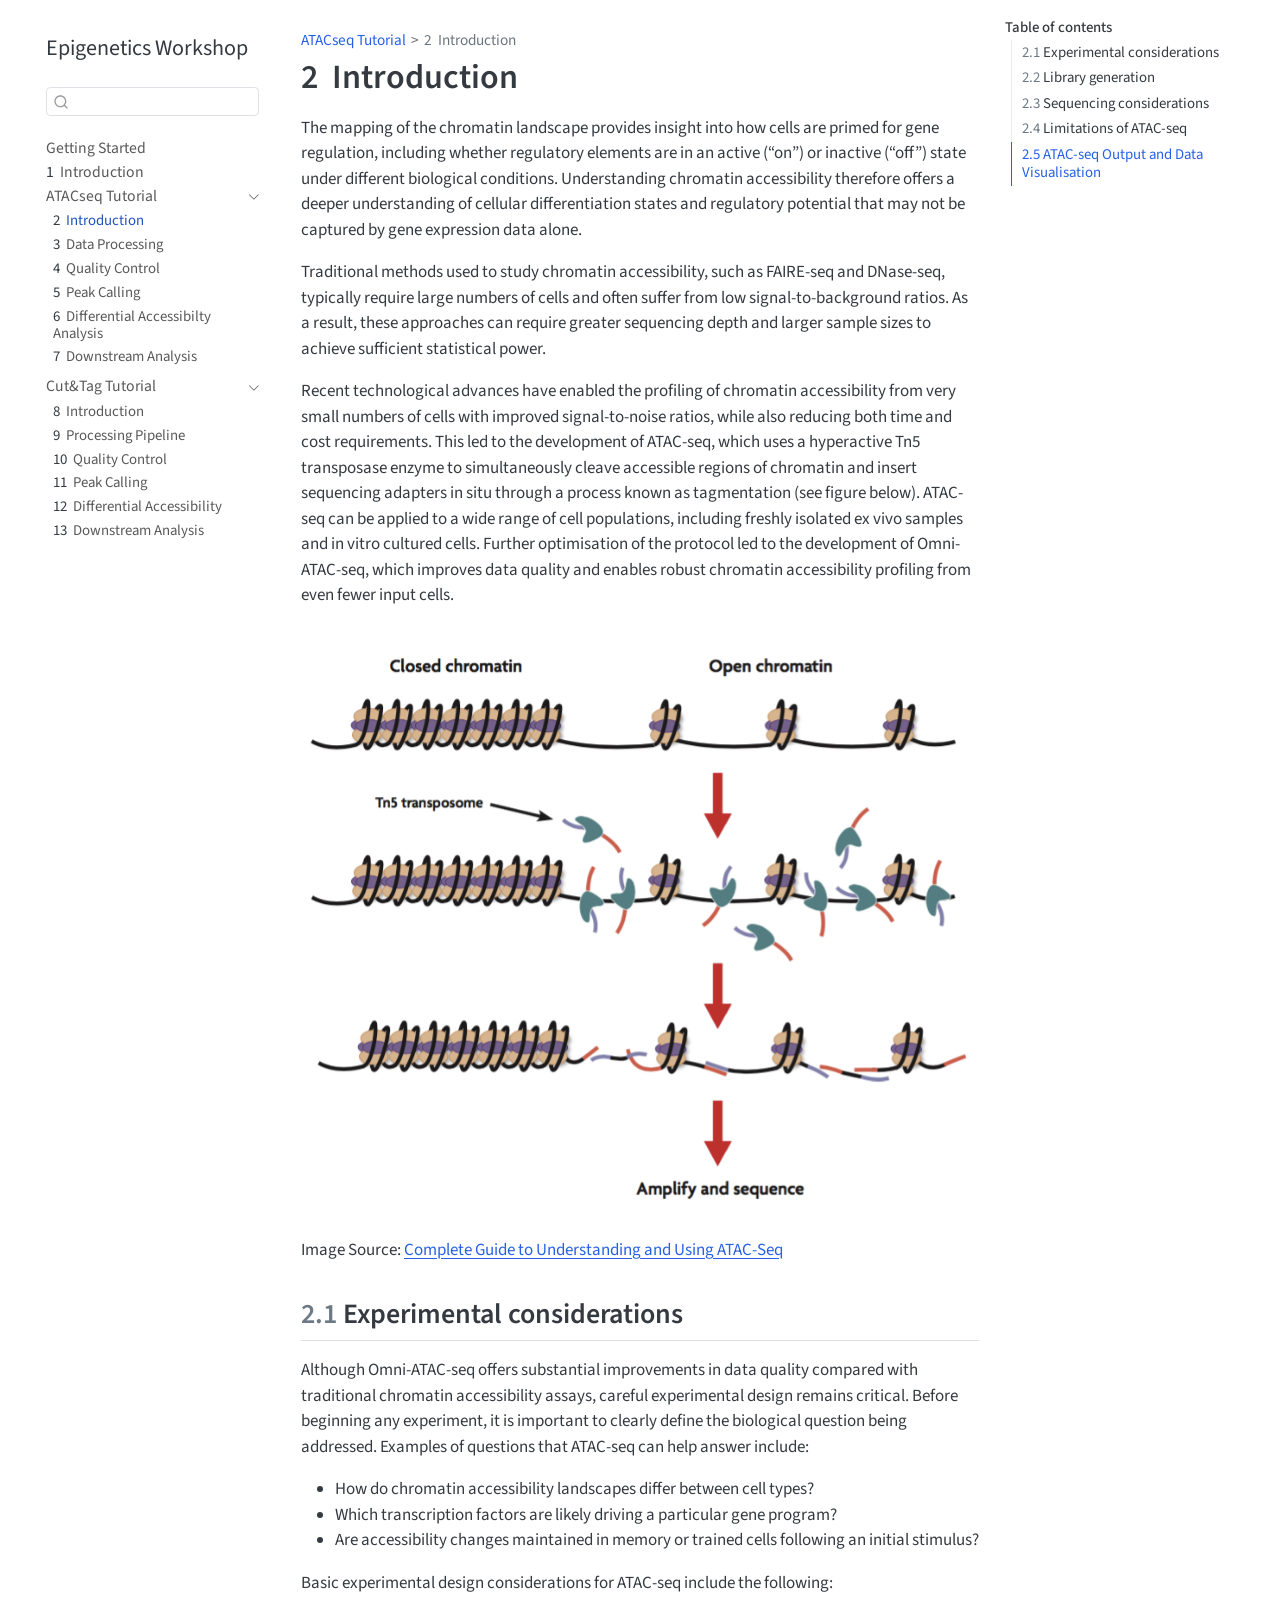
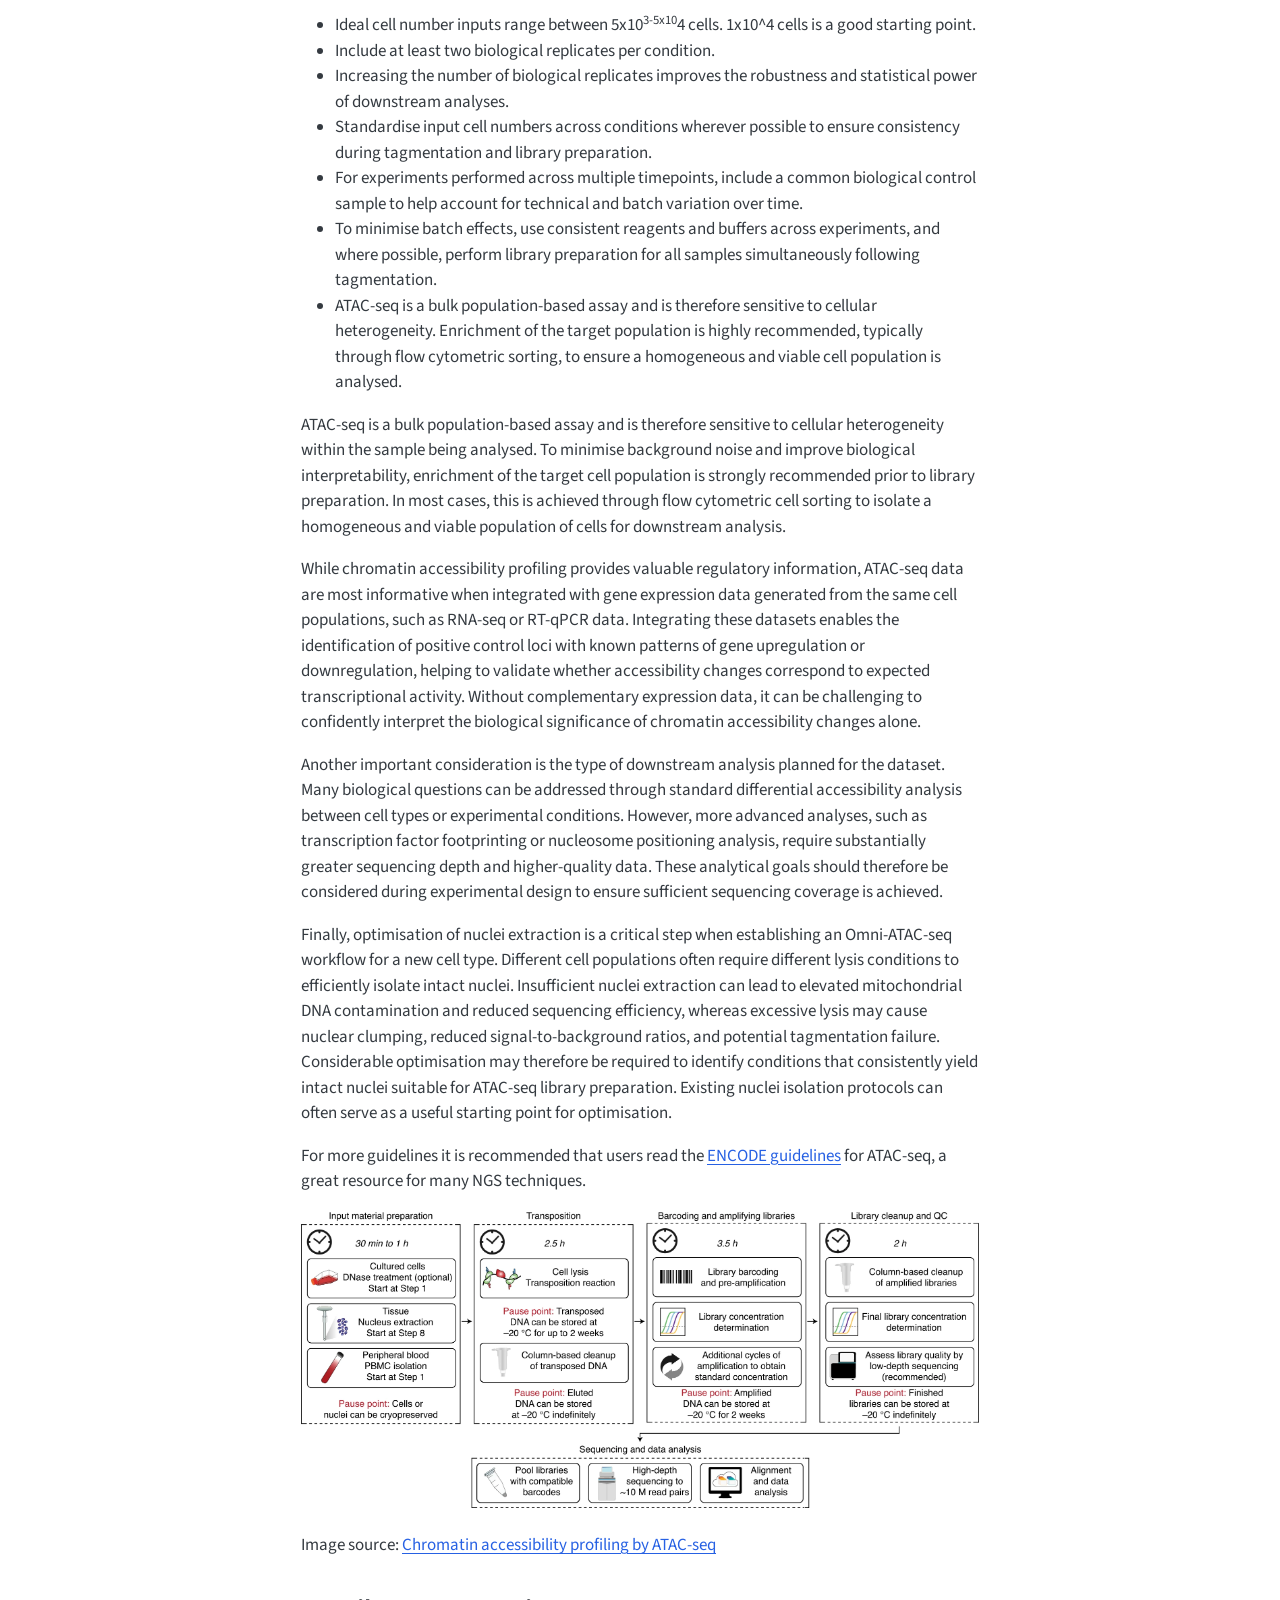
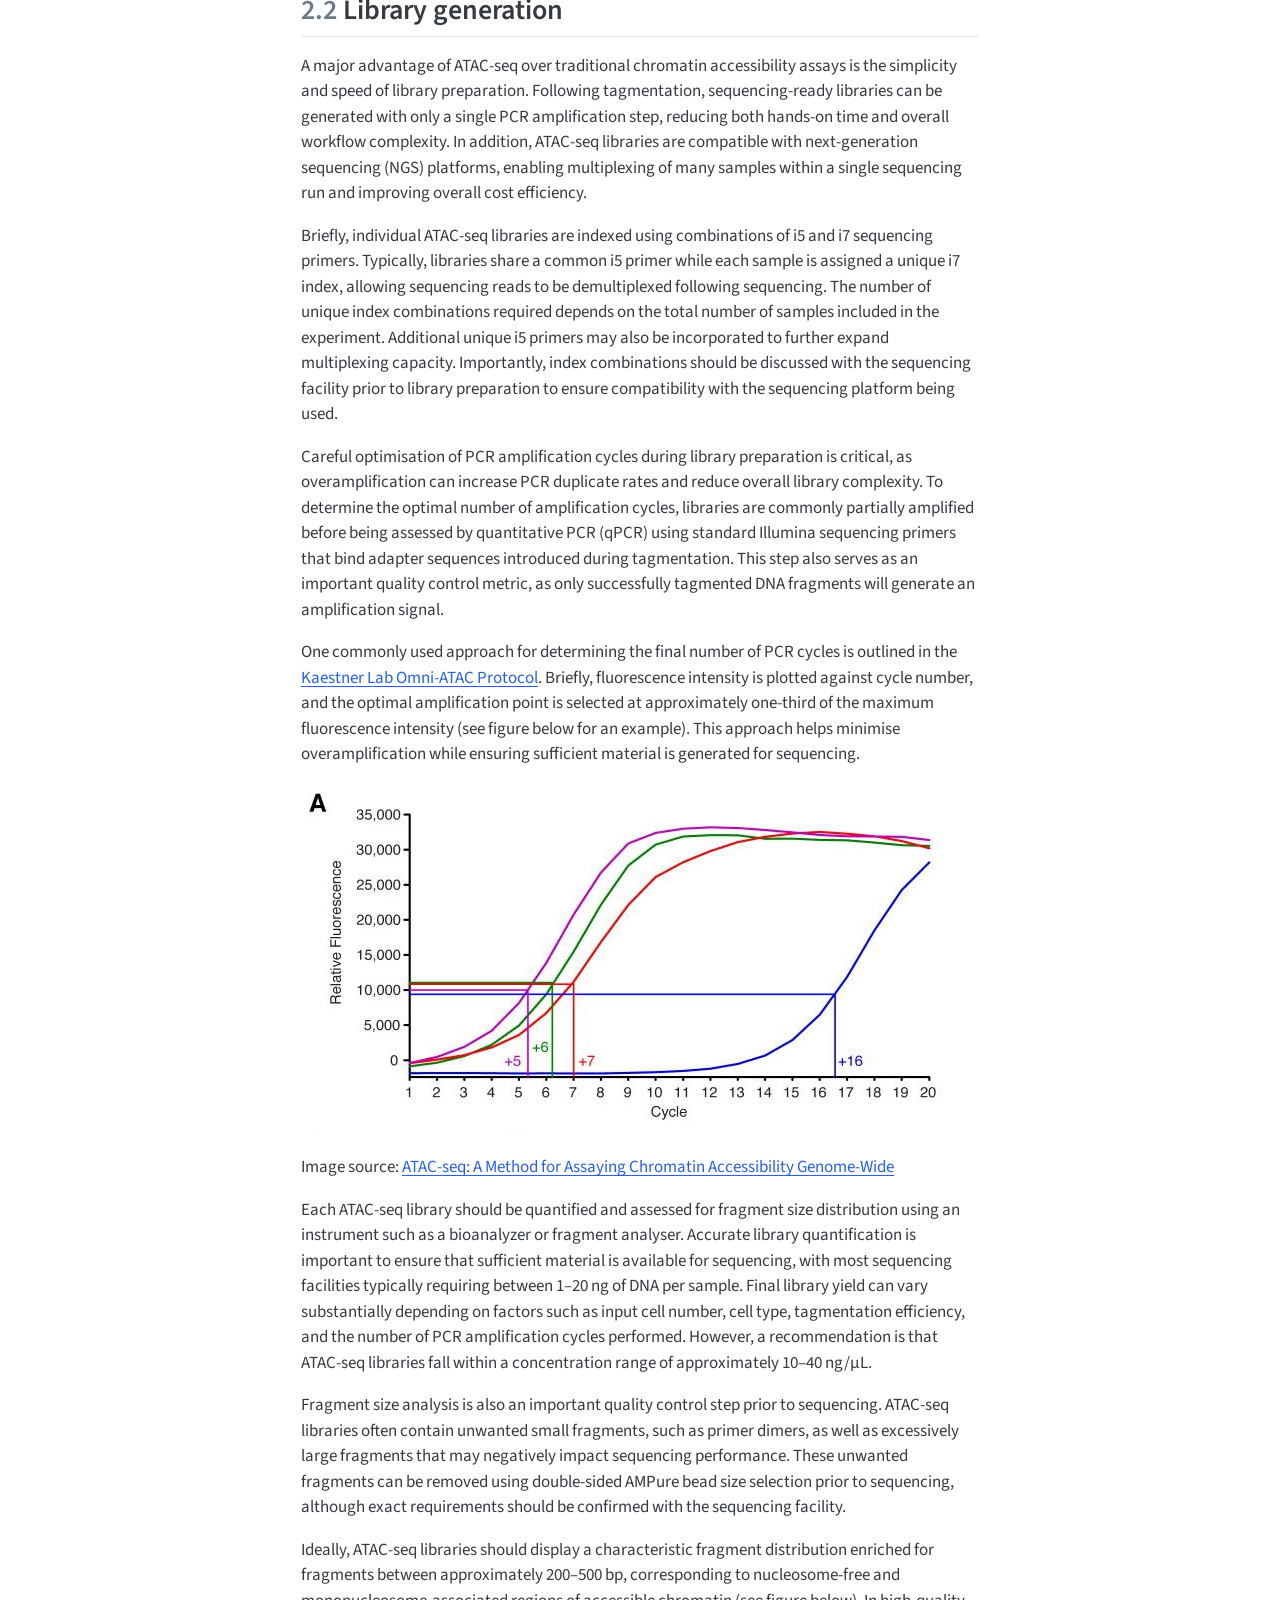
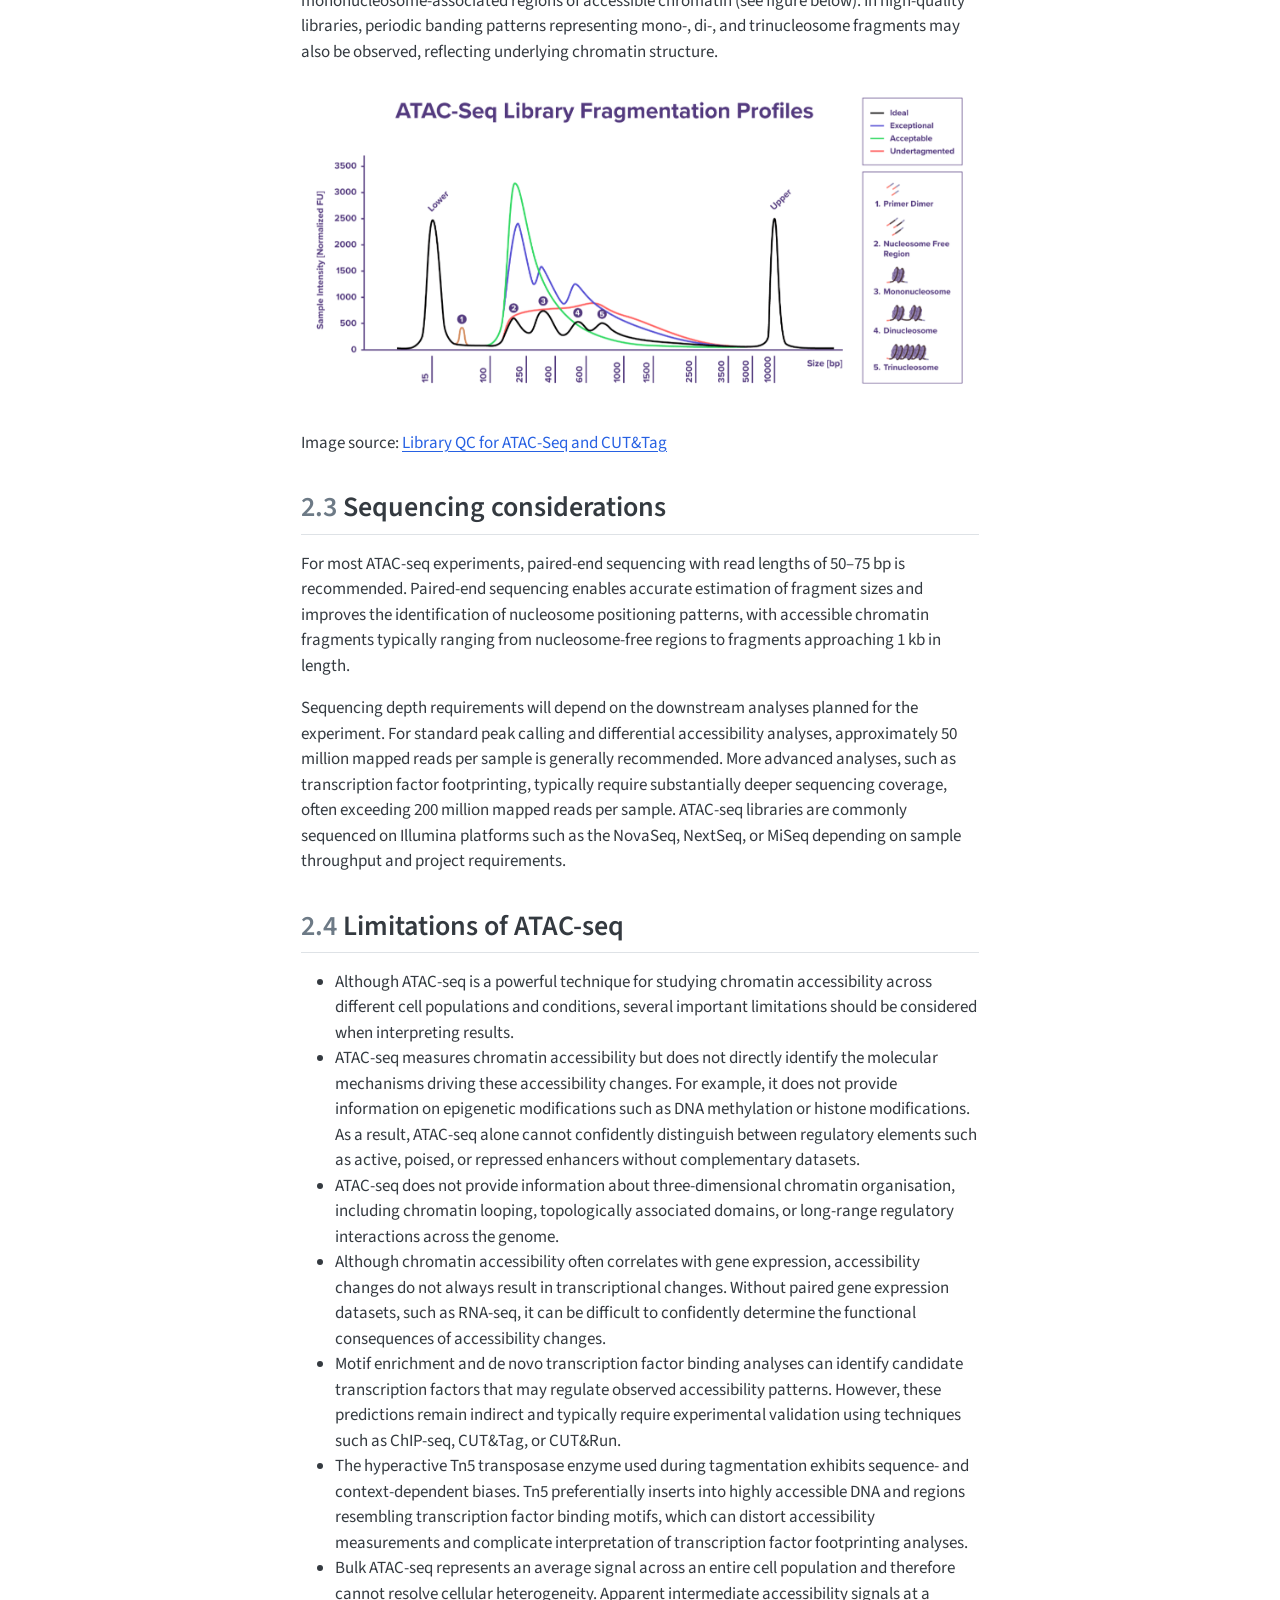
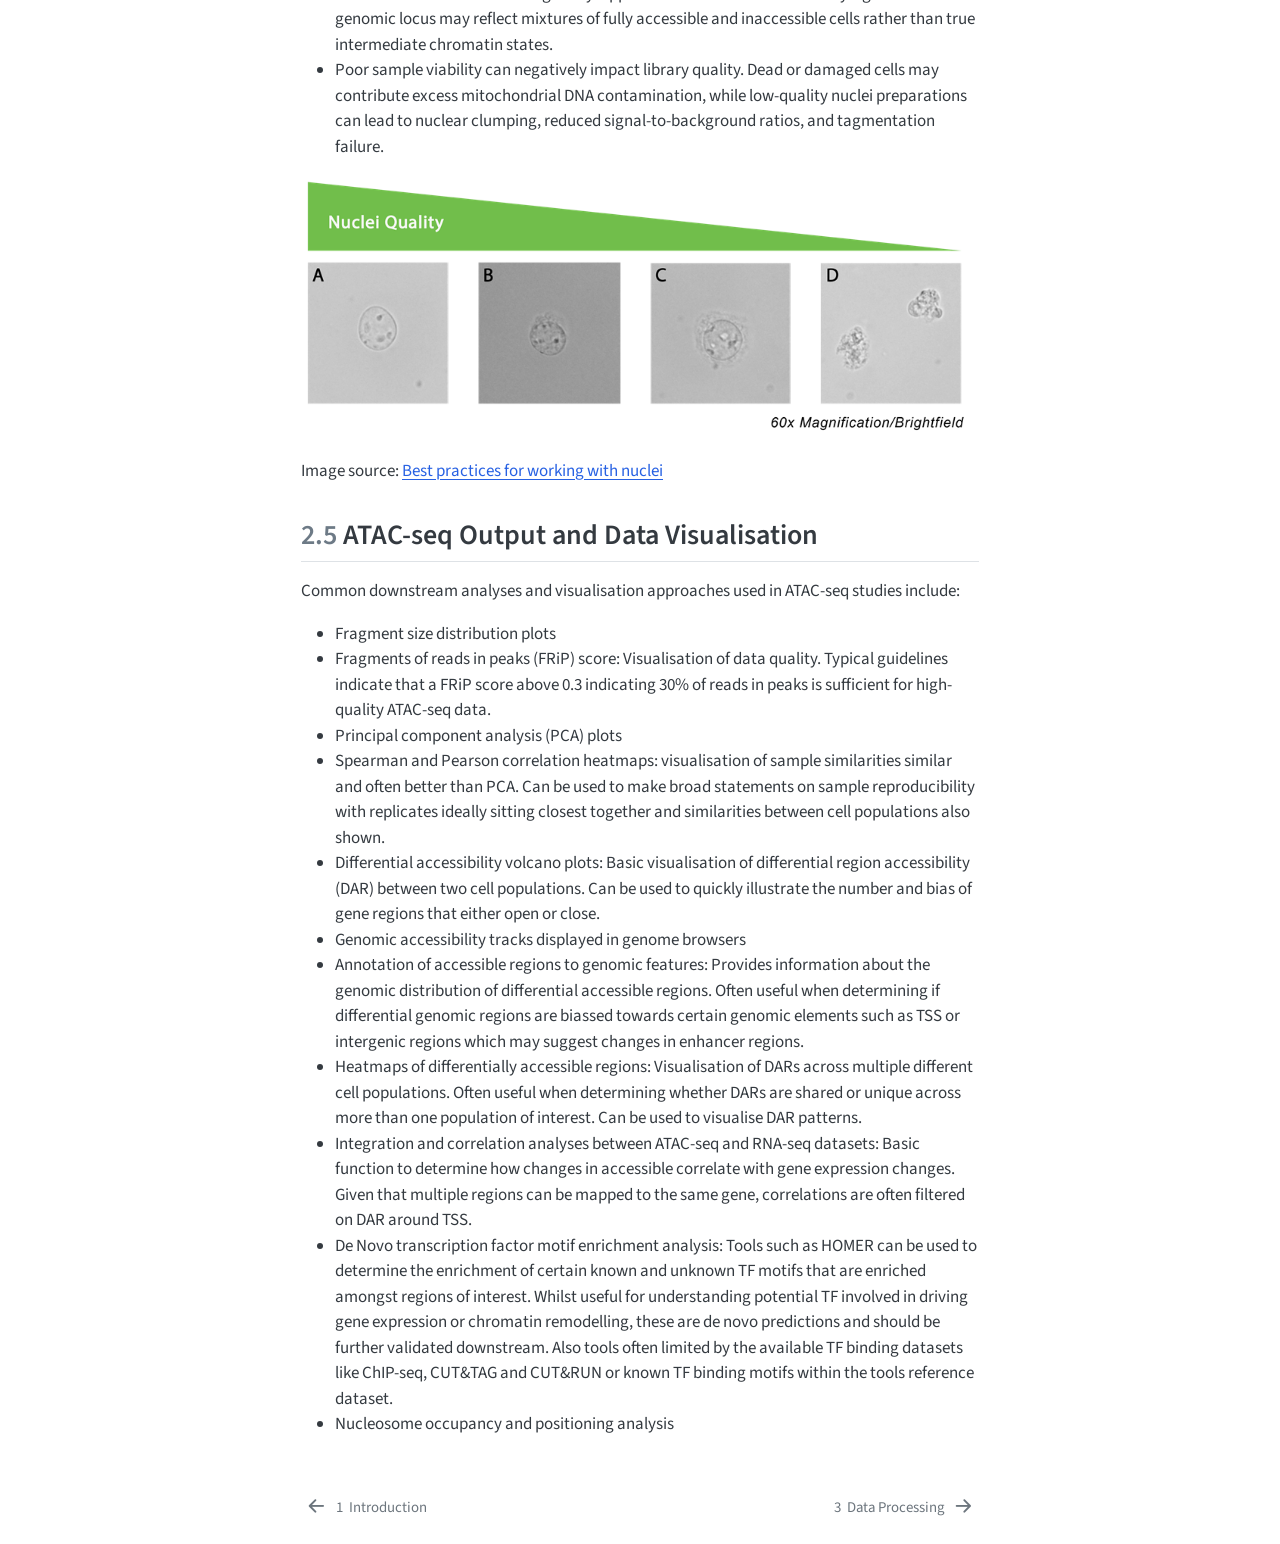
<file: 01_atacseq_introduction.html>
<!DOCTYPE html>
<html xmlns="http://www.w3.org/1999/xhtml" lang="en" xml:lang="en"><head>

<meta charset="utf-8">
<meta name="generator" content="quarto-1.9.38">

<meta name="viewport" content="width=device-width, initial-scale=1.0, user-scalable=yes">


<title>2&nbsp; Introduction – Epigenetics Workshop</title>
<style>
/* Default styles provided by pandoc.
** See https://pandoc.org/MANUAL.html#variables-for-html for config info.
*/
code{white-space: pre-wrap;}
span.smallcaps{font-variant: small-caps;}
div.columns{display: flex; gap: min(4vw, 1.5em);}
div.column{flex: auto; overflow-x: auto;}
div.hanging-indent{margin-left: 1.5em; text-indent: -1.5em;}
ul.task-list{list-style: none;}
ul.task-list li input[type="checkbox"] {
  width: 0.8em;
  margin: 0 0.8em 0.2em -1em; /* quarto-specific, see https://github.com/quarto-dev/quarto-cli/issues/4556 */ 
  vertical-align: middle;
}
</style>


<script src="site_libs/quarto-nav/quarto-nav.js"></script>
<script src="site_libs/quarto-nav/headroom.min.js"></script>
<script src="site_libs/clipboard/clipboard.min.js"></script>
<script src="site_libs/quarto-search/autocomplete.umd.js"></script>
<script src="site_libs/quarto-search/fuse.min.js"></script>
<script src="site_libs/quarto-search/quarto-search.js"></script>
<meta name="quarto:offset" content="./">
<link href="./02_atacseq_processing.html" rel="next">
<link href="./00_introduction.html" rel="prev">
<script src="site_libs/quarto-html/quarto.js" type="module"></script>
<script src="site_libs/quarto-html/tabsets/tabsets.js" type="module"></script>
<script src="site_libs/quarto-html/popper.min.js"></script>
<script src="site_libs/quarto-html/tippy.umd.min.js"></script>
<script src="site_libs/quarto-html/anchor.min.js"></script>
<link href="site_libs/quarto-html/tippy.css" rel="stylesheet">
<link href="site_libs/quarto-html/quarto-syntax-highlighting-15634bcf2e68342d4ad2dfa704d543f6.css" rel="stylesheet" id="quarto-text-highlighting-styles">
<script src="site_libs/bootstrap/bootstrap.min.js"></script>
<link href="site_libs/bootstrap/bootstrap-icons.css" rel="stylesheet">
<link href="site_libs/bootstrap/bootstrap-48abc47ddc2cbc14860ddec9e9fdb395.min.css" rel="stylesheet" append-hash="true" id="quarto-bootstrap" data-mode="light">
<script id="quarto-search-options" type="application/json">{
  "location": "sidebar",
  "copy-button": false,
  "collapse-after": 3,
  "panel-placement": "start",
  "type": "textbox",
  "limit": 50,
  "keyboard-shortcut": [
    "f",
    "/",
    "s"
  ],
  "show-item-context": false,
  "language": {
    "search-no-results-text": "No results",
    "search-matching-documents-text": "matching documents",
    "search-copy-link-title": "Copy link to search",
    "search-hide-matches-text": "Hide additional matches",
    "search-more-match-text": "more match in this document",
    "search-more-matches-text": "more matches in this document",
    "search-clear-button-title": "Clear",
    "search-text-placeholder": "",
    "search-detached-cancel-button-title": "Cancel",
    "search-submit-button-title": "Submit",
    "search-label": "Search"
  }
}</script>


</head>

<body class="nav-sidebar floating quarto-light">

<div id="quarto-search-results"></div>
  <header id="quarto-header" class="headroom fixed-top">
  <nav class="quarto-secondary-nav">
    <div class="container-fluid d-flex">
      <button type="button" class="quarto-btn-toggle btn" data-bs-toggle="collapse" role="button" data-bs-target=".quarto-sidebar-collapse-item" aria-controls="quarto-sidebar" aria-expanded="false" aria-label="Toggle sidebar navigation" onclick="if (window.quartoToggleHeadroom) { window.quartoToggleHeadroom(); }">
        <i class="bi bi-layout-text-sidebar-reverse"></i>
      </button>
        <nav class="quarto-page-breadcrumbs" aria-label="breadcrumb"><ol class="breadcrumb"><li class="breadcrumb-item"><a href="./01_atacseq_introduction.html">ATACseq Tutorial</a></li><li class="breadcrumb-item"><a href="./01_atacseq_introduction.html"><span class="chapter-number">2</span>&nbsp; <span class="chapter-title">Introduction</span></a></li></ol></nav>
        <a class="flex-grow-1" role="navigation" data-bs-toggle="collapse" data-bs-target=".quarto-sidebar-collapse-item" aria-controls="quarto-sidebar" aria-expanded="false" aria-label="Toggle sidebar navigation" onclick="if (window.quartoToggleHeadroom) { window.quartoToggleHeadroom(); }">      
        </a>
      <button type="button" class="btn quarto-search-button" aria-label="Search" onclick="window.quartoOpenSearch();">
        <i class="bi bi-search"></i>
      </button>
    </div>
  </nav>
</header>
<!-- content -->
<div id="quarto-content" class="quarto-container page-columns page-rows-contents page-layout-article">
<!-- sidebar -->
  <nav id="quarto-sidebar" class="sidebar collapse collapse-horizontal quarto-sidebar-collapse-item sidebar-navigation floating overflow-auto">
    <div class="pt-lg-2 mt-2 text-left sidebar-header">
    <div class="sidebar-title mb-0 py-0">
      <a href="./">Epigenetics Workshop</a> 
    </div>
      </div>
        <div class="mt-2 flex-shrink-0 align-items-center">
        <div class="sidebar-search">
        <div id="quarto-search" class="" title="Search"></div>
        </div>
        </div>
    <div class="sidebar-menu-container"> 
    <ul class="list-unstyled mt-1">
        <li class="sidebar-item">
  <div class="sidebar-item-container"> 
  <a href="./index.html" class="sidebar-item-text sidebar-link">
 <span class="menu-text">Getting Started</span></a>
  </div>
</li>
        <li class="sidebar-item">
  <div class="sidebar-item-container"> 
  <a href="./00_introduction.html" class="sidebar-item-text sidebar-link">
 <span class="menu-text"><span class="chapter-number">1</span>&nbsp; <span class="chapter-title">Introduction</span></span></a>
  </div>
</li>
        <li class="sidebar-item sidebar-item-section">
      <div class="sidebar-item-container"> 
            <a class="sidebar-item-text sidebar-link text-start" data-bs-toggle="collapse" data-bs-target="#quarto-sidebar-section-1" role="navigation" aria-expanded="true">
 <span class="menu-text">ATACseq Tutorial</span></a>
          <a class="sidebar-item-toggle text-start" data-bs-toggle="collapse" data-bs-target="#quarto-sidebar-section-1" role="navigation" aria-expanded="true" aria-label="Toggle section">
            <i class="bi bi-chevron-right ms-2"></i>
          </a> 
      </div>
      <ul id="quarto-sidebar-section-1" class="collapse list-unstyled sidebar-section depth1 show">  
          <li class="sidebar-item">
  <div class="sidebar-item-container"> 
  <a href="./01_atacseq_introduction.html" class="sidebar-item-text sidebar-link active">
 <span class="menu-text"><span class="chapter-number">2</span>&nbsp; <span class="chapter-title">Introduction</span></span></a>
  </div>
</li>
          <li class="sidebar-item">
  <div class="sidebar-item-container"> 
  <a href="./02_atacseq_processing.html" class="sidebar-item-text sidebar-link">
 <span class="menu-text"><span class="chapter-number">3</span>&nbsp; <span class="chapter-title">Data Processing</span></span></a>
  </div>
</li>
          <li class="sidebar-item">
  <div class="sidebar-item-container"> 
  <a href="./03_atacseq_qc.html" class="sidebar-item-text sidebar-link">
 <span class="menu-text"><span class="chapter-number">4</span>&nbsp; <span class="chapter-title">Quality Control</span></span></a>
  </div>
</li>
          <li class="sidebar-item">
  <div class="sidebar-item-container"> 
  <a href="./04_atacseq_peak_calling.html" class="sidebar-item-text sidebar-link">
 <span class="menu-text"><span class="chapter-number">5</span>&nbsp; <span class="chapter-title">Peak Calling</span></span></a>
  </div>
</li>
          <li class="sidebar-item">
  <div class="sidebar-item-container"> 
  <a href="./05_atacseq_differential_accessibility.html" class="sidebar-item-text sidebar-link">
 <span class="menu-text"><span class="chapter-number">6</span>&nbsp; <span class="chapter-title">Differential Accessibilty Analysis</span></span></a>
  </div>
</li>
          <li class="sidebar-item">
  <div class="sidebar-item-container"> 
  <a href="./06_atacseq_downstream_analysis.html" class="sidebar-item-text sidebar-link">
 <span class="menu-text"><span class="chapter-number">7</span>&nbsp; <span class="chapter-title">Downstream Analysis</span></span></a>
  </div>
</li>
      </ul>
  </li>
        <li class="sidebar-item sidebar-item-section">
      <div class="sidebar-item-container"> 
            <a class="sidebar-item-text sidebar-link text-start" data-bs-toggle="collapse" data-bs-target="#quarto-sidebar-section-2" role="navigation" aria-expanded="true">
 <span class="menu-text">Cut&amp;Tag Tutorial</span></a>
          <a class="sidebar-item-toggle text-start" data-bs-toggle="collapse" data-bs-target="#quarto-sidebar-section-2" role="navigation" aria-expanded="true" aria-label="Toggle section">
            <i class="bi bi-chevron-right ms-2"></i>
          </a> 
      </div>
      <ul id="quarto-sidebar-section-2" class="collapse list-unstyled sidebar-section depth1 show">  
          <li class="sidebar-item">
  <div class="sidebar-item-container"> 
  <a href="./07_cuttag_introduction.html" class="sidebar-item-text sidebar-link">
 <span class="menu-text"><span class="chapter-number">8</span>&nbsp; <span class="chapter-title">Introduction</span></span></a>
  </div>
</li>
          <li class="sidebar-item">
  <div class="sidebar-item-container"> 
  <a href="./08_cuttag_processing.html" class="sidebar-item-text sidebar-link">
 <span class="menu-text"><span class="chapter-number">9</span>&nbsp; <span class="chapter-title">Processing Pipeline</span></span></a>
  </div>
</li>
          <li class="sidebar-item">
  <div class="sidebar-item-container"> 
  <a href="./09_cuttag_qc.html" class="sidebar-item-text sidebar-link">
 <span class="menu-text"><span class="chapter-number">10</span>&nbsp; <span class="chapter-title">Quality Control</span></span></a>
  </div>
</li>
          <li class="sidebar-item">
  <div class="sidebar-item-container"> 
  <a href="./10_cuttag_peak_calling.html" class="sidebar-item-text sidebar-link">
 <span class="menu-text"><span class="chapter-number">11</span>&nbsp; <span class="chapter-title">Peak Calling</span></span></a>
  </div>
</li>
          <li class="sidebar-item">
  <div class="sidebar-item-container"> 
  <a href="./11_cuttag_differential_accessibilty.html" class="sidebar-item-text sidebar-link">
 <span class="menu-text"><span class="chapter-number">12</span>&nbsp; <span class="chapter-title">Differential Accessibility</span></span></a>
  </div>
</li>
          <li class="sidebar-item">
  <div class="sidebar-item-container"> 
  <a href="./12_cuttag_downstream_analysis.html" class="sidebar-item-text sidebar-link">
 <span class="menu-text"><span class="chapter-number">13</span>&nbsp; <span class="chapter-title">Downstream Analysis</span></span></a>
  </div>
</li>
      </ul>
  </li>
    </ul>
    </div>
</nav>
<div id="quarto-sidebar-glass" class="quarto-sidebar-collapse-item" data-bs-toggle="collapse" data-bs-target=".quarto-sidebar-collapse-item"></div>
<!-- margin-sidebar -->
    <div id="quarto-margin-sidebar" class="sidebar margin-sidebar">
        <nav id="TOC" role="doc-toc" class="toc-active">
    <h2 id="toc-title">Table of contents</h2>
   
  <ul>
  <li><a href="#experimental-considerations" id="toc-experimental-considerations" class="nav-link active" data-scroll-target="#experimental-considerations"><span class="header-section-number">2.1</span> Experimental considerations</a></li>
  <li><a href="#library-generation" id="toc-library-generation" class="nav-link" data-scroll-target="#library-generation"><span class="header-section-number">2.2</span> Library generation</a></li>
  <li><a href="#sequencing-considerations" id="toc-sequencing-considerations" class="nav-link" data-scroll-target="#sequencing-considerations"><span class="header-section-number">2.3</span> Sequencing considerations</a></li>
  <li><a href="#limitations-of-atac-seq" id="toc-limitations-of-atac-seq" class="nav-link" data-scroll-target="#limitations-of-atac-seq"><span class="header-section-number">2.4</span> Limitations of ATAC-seq</a></li>
  <li><a href="#atac-seq-output-and-data-visualisation" id="toc-atac-seq-output-and-data-visualisation" class="nav-link" data-scroll-target="#atac-seq-output-and-data-visualisation"><span class="header-section-number">2.5</span> ATAC-seq Output and Data Visualisation</a></li>
  </ul>
</nav>
    </div>
<!-- main -->
<main class="content" id="quarto-document-content">

<header id="title-block-header" class="quarto-title-block default"><nav class="quarto-page-breadcrumbs quarto-title-breadcrumbs d-none d-lg-block" aria-label="breadcrumb"><ol class="breadcrumb"><li class="breadcrumb-item"><a href="./01_atacseq_introduction.html">ATACseq Tutorial</a></li><li class="breadcrumb-item"><a href="./01_atacseq_introduction.html"><span class="chapter-number">2</span>&nbsp; <span class="chapter-title">Introduction</span></a></li></ol></nav>
<div class="quarto-title">
<h1 class="title"><span class="chapter-number">2</span>&nbsp; <span class="chapter-title">Introduction</span></h1>
</div>



<div class="quarto-title-meta">

    
  
    
  </div>
  


</header>


<p>The mapping of the chromatin landscape provides insight into how cells are primed for gene regulation, including whether regulatory elements are in an active (“on”) or inactive (“off”) state under different biological conditions. Understanding chromatin accessibility therefore offers a deeper understanding of cellular differentiation states and regulatory potential that may not be captured by gene expression data alone.</p>
<p>Traditional methods used to study chromatin accessibility, such as FAIRE-seq and DNase-seq, typically require large numbers of cells and often suffer from low signal-to-background ratios. As a result, these approaches can require greater sequencing depth and larger sample sizes to achieve sufficient statistical power.</p>
<p>Recent technological advances have enabled the profiling of chromatin accessibility from very small numbers of cells with improved signal-to-noise ratios, while also reducing both time and cost requirements. This led to the development of ATAC-seq, which uses a hyperactive Tn5 transposase enzyme to simultaneously cleave accessible regions of chromatin and insert sequencing adapters in situ through a process known as tagmentation (see figure below). ATAC-seq can be applied to a wide range of cell populations, including freshly isolated ex vivo samples and in vitro cultured cells. Further optimisation of the protocol led to the development of Omni-ATAC-seq, which improves data quality and enables robust chromatin accessibility profiling from even fewer input cells.</p>
<div class="cell">
<div class="cell-output-display">
<div>
<figure class="figure">
<p><img src="images/fig_active_motif_atacseq.png" class="img-fluid figure-img"></p>
</figure>
</div>
</div>
</div>
<p>Image Source: <a href="https://www.activemotif.com/blog-atac-seq">Complete Guide to Understanding and Using ATAC-Seq</a></p>
<section id="experimental-considerations" class="level2" data-number="2.1">
<h2 data-number="2.1" class="anchored" data-anchor-id="experimental-considerations"><span class="header-section-number">2.1</span> Experimental considerations</h2>
<p>Although Omni-ATAC-seq offers substantial improvements in data quality compared with traditional chromatin accessibility assays, careful experimental design remains critical. Before beginning any experiment, it is important to clearly define the biological question being addressed. Examples of questions that ATAC-seq can help answer include:</p>
<ul>
<li>How do chromatin accessibility landscapes differ between cell types?</li>
<li>Which transcription factors are likely driving a particular gene program?</li>
<li>Are accessibility changes maintained in memory or trained cells following an initial stimulus?</li>
</ul>
<p>Basic experimental design considerations for ATAC-seq include the following:</p>
<ul>
<li>Ideal cell number inputs range between 5x10<sup>3-5x10</sup>4 cells. 1x10^4 cells is a good starting point.<br>
</li>
<li>Include at least two biological replicates per condition.<br>
</li>
<li>Increasing the number of biological replicates improves the robustness and statistical power of downstream analyses.<br>
</li>
<li>Standardise input cell numbers across conditions wherever possible to ensure consistency during tagmentation and library preparation.<br>
</li>
<li>For experiments performed across multiple timepoints, include a common biological control sample to help account for technical and batch variation over time.<br>
</li>
<li>To minimise batch effects, use consistent reagents and buffers across experiments, and where possible, perform library preparation for all samples simultaneously following tagmentation.<br>
</li>
<li>ATAC-seq is a bulk population-based assay and is therefore sensitive to cellular heterogeneity. Enrichment of the target population is highly recommended, typically through flow cytometric sorting, to ensure a homogeneous and viable cell population is analysed.</li>
</ul>
<p>ATAC-seq is a bulk population-based assay and is therefore sensitive to cellular heterogeneity within the sample being analysed. To minimise background noise and improve biological interpretability, enrichment of the target cell population is strongly recommended prior to library preparation. In most cases, this is achieved through flow cytometric cell sorting to isolate a homogeneous and viable population of cells for downstream analysis.</p>
<p>While chromatin accessibility profiling provides valuable regulatory information, ATAC-seq data are most informative when integrated with gene expression data generated from the same cell populations, such as RNA-seq or RT-qPCR data. Integrating these datasets enables the identification of positive control loci with known patterns of gene upregulation or downregulation, helping to validate whether accessibility changes correspond to expected transcriptional activity. Without complementary expression data, it can be challenging to confidently interpret the biological significance of chromatin accessibility changes alone.</p>
<p>Another important consideration is the type of downstream analysis planned for the dataset. Many biological questions can be addressed through standard differential accessibility analysis between cell types or experimental conditions. However, more advanced analyses, such as transcription factor footprinting or nucleosome positioning analysis, require substantially greater sequencing depth and higher-quality data. These analytical goals should therefore be considered during experimental design to ensure sufficient sequencing coverage is achieved.</p>
<p>Finally, optimisation of nuclei extraction is a critical step when establishing an Omni-ATAC-seq workflow for a new cell type. Different cell populations often require different lysis conditions to efficiently isolate intact nuclei. Insufficient nuclei extraction can lead to elevated mitochondrial DNA contamination and reduced sequencing efficiency, whereas excessive lysis may cause nuclear clumping, reduced signal-to-background ratios, and potential tagmentation failure. Considerable optimisation may therefore be required to identify conditions that consistently yield intact nuclei suitable for ATAC-seq library preparation. Existing nuclei isolation protocols can often serve as a useful starting point for optimisation.</p>
<p>For more guidelines it is recommended that users read the <a href="https://www.encodeproject.org/atac-seq/">ENCODE guidelines</a> for ATAC-seq, a great resource for many NGS techniques.</p>
<div class="cell">
<div class="cell-output-display">
<div>
<figure class="figure">
<p><img src="images/fig_chromatin_profiling.png" class="img-fluid figure-img"></p>
</figure>
</div>
</div>
</div>
<p>Image source: <a href="https://www.nature.com/articles/s41596-022-00692-9">Chromatin accessibility profiling by ATAC-seq</a></p>
</section>
<section id="library-generation" class="level2" data-number="2.2">
<h2 data-number="2.2" class="anchored" data-anchor-id="library-generation"><span class="header-section-number">2.2</span> Library generation</h2>
<p>A major advantage of ATAC-seq over traditional chromatin accessibility assays is the simplicity and speed of library preparation. Following tagmentation, sequencing-ready libraries can be generated with only a single PCR amplification step, reducing both hands-on time and overall workflow complexity. In addition, ATAC-seq libraries are compatible with next-generation sequencing (NGS) platforms, enabling multiplexing of many samples within a single sequencing run and improving overall cost efficiency.</p>
<p>Briefly, individual ATAC-seq libraries are indexed using combinations of i5 and i7 sequencing primers. Typically, libraries share a common i5 primer while each sample is assigned a unique i7 index, allowing sequencing reads to be demultiplexed following sequencing. The number of unique index combinations required depends on the total number of samples included in the experiment. Additional unique i5 primers may also be incorporated to further expand multiplexing capacity. Importantly, index combinations should be discussed with the sequencing facility prior to library preparation to ensure compatibility with the sequencing platform being used.</p>
<p>Careful optimisation of PCR amplification cycles during library preparation is critical, as overamplification can increase PCR duplicate rates and reduce overall library complexity. To determine the optimal number of amplification cycles, libraries are commonly partially amplified before being assessed by quantitative PCR (qPCR) using standard Illumina sequencing primers that bind adapter sequences introduced during tagmentation. This step also serves as an important quality control metric, as only successfully tagmented DNA fragments will generate an amplification signal.</p>
<p>One commonly used approach for determining the final number of PCR cycles is outlined in the <a href="https://www.med.upenn.edu/kaestnerlab/assets/user-content/documents/ATAC-seq-Protocol-(Omni)-Kaestner-Lab.pdf">Kaestner Lab Omni-ATAC Protocol</a>. Briefly, fluorescence intensity is plotted against cycle number, and the optimal amplification point is selected at approximately one-third of the maximum fluorescence intensity (see figure below for an example). This approach helps minimise overamplification while ensuring sufficient material is generated for sequencing.</p>
<div class="cell">
<div class="cell-output-display">
<div>
<figure class="figure">
<p><img src="images/fig_fragment_size.jpg" class="img-fluid figure-img"></p>
</figure>
</div>
</div>
</div>
<p>Image source: <a href="https://pmc.ncbi.nlm.nih.gov/articles/PMC4374986/">ATAC-seq: A Method for Assaying Chromatin Accessibility Genome-Wide</a></p>
<p>Each ATAC-seq library should be quantified and assessed for fragment size distribution using an instrument such as a bioanalyzer or fragment analyser. Accurate library quantification is important to ensure that sufficient material is available for sequencing, with most sequencing facilities typically requiring between 1–20 ng of DNA per sample. Final library yield can vary substantially depending on factors such as input cell number, cell type, tagmentation efficiency, and the number of PCR amplification cycles performed. However, a recommendation is that ATAC-seq libraries fall within a concentration range of approximately 10–40 ng/µL.</p>
<p>Fragment size analysis is also an important quality control step prior to sequencing. ATAC-seq libraries often contain unwanted small fragments, such as primer dimers, as well as excessively large fragments that may negatively impact sequencing performance. These unwanted fragments can be removed using double-sided AMPure bead size selection prior to sequencing, although exact requirements should be confirmed with the sequencing facility.</p>
<p>Ideally, ATAC-seq libraries should display a characteristic fragment distribution enriched for fragments between approximately 200–500 bp, corresponding to nucleosome-free and mononucleosome-associated regions of accessible chromatin (see figure below). In high-quality libraries, periodic banding patterns representing mono-, di-, and trinucleosome fragments may also be observed, reflecting underlying chromatin structure.</p>
<div class="cell">
<div class="cell-output-display">
<div>
<figure class="figure">
<p><img src="images/fig_atac_fragment_profile.png" class="img-fluid figure-img"></p>
</figure>
</div>
</div>
</div>
<p>Image source: <a href="ttps://www.activemotif.com/blog-library-qc">Library QC for ATAC-Seq and CUT&amp;Tag</a></p>
</section>
<section id="sequencing-considerations" class="level2" data-number="2.3">
<h2 data-number="2.3" class="anchored" data-anchor-id="sequencing-considerations"><span class="header-section-number">2.3</span> Sequencing considerations</h2>
<p>For most ATAC-seq experiments, paired-end sequencing with read lengths of 50–75 bp is recommended. Paired-end sequencing enables accurate estimation of fragment sizes and improves the identification of nucleosome positioning patterns, with accessible chromatin fragments typically ranging from nucleosome-free regions to fragments approaching 1 kb in length.</p>
<p>Sequencing depth requirements will depend on the downstream analyses planned for the experiment. For standard peak calling and differential accessibility analyses, approximately 50 million mapped reads per sample is generally recommended. More advanced analyses, such as transcription factor footprinting, typically require substantially deeper sequencing coverage, often exceeding 200 million mapped reads per sample. ATAC-seq libraries are commonly sequenced on Illumina platforms such as the NovaSeq, NextSeq, or MiSeq depending on sample throughput and project requirements.</p>
</section>
<section id="limitations-of-atac-seq" class="level2" data-number="2.4">
<h2 data-number="2.4" class="anchored" data-anchor-id="limitations-of-atac-seq"><span class="header-section-number">2.4</span> Limitations of ATAC-seq</h2>
<ul>
<li>Although ATAC-seq is a powerful technique for studying chromatin accessibility across different cell populations and conditions, several important limitations should be considered when interpreting results.</li>
<li>ATAC-seq measures chromatin accessibility but does not directly identify the molecular mechanisms driving these accessibility changes. For example, it does not provide information on epigenetic modifications such as DNA methylation or histone modifications. As a result, ATAC-seq alone cannot confidently distinguish between regulatory elements such as active, poised, or repressed enhancers without complementary datasets.</li>
<li>ATAC-seq does not provide information about three-dimensional chromatin organisation, including chromatin looping, topologically associated domains, or long-range regulatory interactions across the genome.</li>
<li>Although chromatin accessibility often correlates with gene expression, accessibility changes do not always result in transcriptional changes. Without paired gene expression datasets, such as RNA-seq, it can be difficult to confidently determine the functional consequences of accessibility changes.</li>
<li>Motif enrichment and de novo transcription factor binding analyses can identify candidate transcription factors that may regulate observed accessibility patterns. However, these predictions remain indirect and typically require experimental validation using techniques such as ChIP-seq, CUT&amp;Tag, or CUT&amp;Run.</li>
<li>The hyperactive Tn5 transposase enzyme used during tagmentation exhibits sequence- and context-dependent biases. Tn5 preferentially inserts into highly accessible DNA and regions resembling transcription factor binding motifs, which can distort accessibility measurements and complicate interpretation of transcription factor footprinting analyses.</li>
<li>Bulk ATAC-seq represents an average signal across an entire cell population and therefore cannot resolve cellular heterogeneity. Apparent intermediate accessibility signals at a genomic locus may reflect mixtures of fully accessible and inaccessible cells rather than true intermediate chromatin states.</li>
<li>Poor sample viability can negatively impact library quality. Dead or damaged cells may contribute excess mitochondrial DNA contamination, while low-quality nuclei preparations can lead to nuclear clumping, reduced signal-to-background ratios, and tagmentation failure.</li>
</ul>
<div class="cell">
<div class="cell-output-display">
<div>
<figure class="figure">
<p><img src="images/fig_nuclei_quality.png" class="img-fluid figure-img"></p>
</figure>
</div>
</div>
</div>
<p>Image source: <a href="https://kb.10xgenomics.com/s/article/360050780051-What-are-the-best-practices-for-working-with-nuclei-samples-for-3-single-cell-gene-expression">Best practices for working with nuclei</a></p>
</section>
<section id="atac-seq-output-and-data-visualisation" class="level2" data-number="2.5">
<h2 data-number="2.5" class="anchored" data-anchor-id="atac-seq-output-and-data-visualisation"><span class="header-section-number">2.5</span> ATAC-seq Output and Data Visualisation</h2>
<p>Common downstream analyses and visualisation approaches used in ATAC-seq studies include:</p>
<ul>
<li>Fragment size distribution plots</li>
<li>Fragments of reads in peaks (FRiP) score: Visualisation of data quality. Typical guidelines indicate that a FRiP score above 0.3 indicating 30% of reads in peaks is sufficient for high-quality ATAC-seq data.</li>
<li>Principal component analysis (PCA) plots</li>
<li>Spearman and Pearson correlation heatmaps: visualisation of sample similarities similar and often better than PCA. Can be used to make broad statements on sample reproducibility with replicates ideally sitting closest together and similarities between cell populations also shown.</li>
<li>Differential accessibility volcano plots: Basic visualisation of differential region accessibility (DAR) between two cell populations. Can be used to quickly illustrate the number and bias of gene regions that either open or close.</li>
<li>Genomic accessibility tracks displayed in genome browsers</li>
<li>Annotation of accessible regions to genomic features: Provides information about the genomic distribution of differential accessible regions. Often useful when determining if differential genomic regions are biassed towards certain genomic elements such as TSS or intergenic regions which may suggest changes in enhancer regions.</li>
<li>Heatmaps of differentially accessible regions: Visualisation of DARs across multiple different cell populations. Often useful when determining whether DARs are shared or unique across more than one population of interest. Can be used to visualise DAR patterns.</li>
<li>Integration and correlation analyses between ATAC-seq and RNA-seq datasets: Basic function to determine how changes in accessible correlate with gene expression changes. Given that multiple regions can be mapped to the same gene, correlations are often filtered on DAR around TSS.</li>
<li>De Novo transcription factor motif enrichment analysis: Tools such as HOMER can be used to determine the enrichment of certain known and unknown TF motifs that are enriched amongst regions of interest. Whilst useful for understanding potential TF involved in driving gene expression or chromatin remodelling, these are de novo predictions and should be further validated downstream. Also tools often limited by the available TF binding datasets like ChIP-seq, CUT&amp;TAG and CUT&amp;RUN or known TF binding motifs within the tools reference dataset.</li>
<li>Nucleosome occupancy and positioning analysis</li>
</ul>


</section>

</main> <!-- /main -->
<script id="quarto-html-after-body" type="application/javascript">
  window.document.addEventListener("DOMContentLoaded", function (event) {
    const icon = "";
    const anchorJS = new window.AnchorJS();
    anchorJS.options = {
      placement: 'right',
      icon: icon
    };
    anchorJS.add('.anchored');
    const isCodeAnnotation = (el) => {
      for (const clz of el.classList) {
        if (clz.startsWith('code-annotation-')) {                     
          return true;
        }
      }
      return false;
    }
    const onCopySuccess = function(e) {
      // button target
      const button = e.trigger;
      // don't keep focus
      button.blur();
      // flash "checked"
      button.classList.add('code-copy-button-checked');
      var currentTitle = button.getAttribute("title");
      button.setAttribute("title", "Copied!");
      let tooltip;
      if (window.bootstrap) {
        button.setAttribute("data-bs-toggle", "tooltip");
        button.setAttribute("data-bs-placement", "left");
        button.setAttribute("data-bs-title", "Copied!");
        tooltip = new bootstrap.Tooltip(button, 
          { trigger: "manual", 
            customClass: "code-copy-button-tooltip",
            offset: [0, -8]});
        tooltip.show();    
      }
      setTimeout(function() {
        if (tooltip) {
          tooltip.hide();
          button.removeAttribute("data-bs-title");
          button.removeAttribute("data-bs-toggle");
          button.removeAttribute("data-bs-placement");
        }
        button.setAttribute("title", currentTitle);
        button.classList.remove('code-copy-button-checked');
      }, 1000);
      // clear code selection
      e.clearSelection();
    }
    const getTextToCopy = function(trigger) {
      const outerScaffold = trigger.parentElement.cloneNode(true);
      const codeEl = outerScaffold.querySelector('code');
      for (const childEl of codeEl.children) {
        if (isCodeAnnotation(childEl)) {
          childEl.remove();
        }
      }
      return codeEl.innerText;
    }
    const clipboard = new window.ClipboardJS('.code-copy-button:not([data-in-quarto-modal])', {
      text: getTextToCopy
    });
    clipboard.on('success', onCopySuccess);
    if (window.document.getElementById('quarto-embedded-source-code-modal')) {
      const clipboardModal = new window.ClipboardJS('.code-copy-button[data-in-quarto-modal]', {
        text: getTextToCopy,
        container: window.document.getElementById('quarto-embedded-source-code-modal')
      });
      clipboardModal.on('success', onCopySuccess);
    }
      var localhostRegex = new RegExp(/^(?:http|https):\/\/localhost\:?[0-9]*\//);
      var mailtoRegex = new RegExp(/^mailto:/);
        var filterRegex = new RegExp('/' + window.location.host + '/');
      var isInternal = (href) => {
          return filterRegex.test(href) || localhostRegex.test(href) || mailtoRegex.test(href);
      }
      // Inspect non-navigation links and adorn them if external
     var links = window.document.querySelectorAll('a[href]:not(.nav-link):not(.navbar-brand):not(.toc-action):not(.sidebar-link):not(.sidebar-item-toggle):not(.pagination-link):not(.no-external):not([aria-hidden]):not(.dropdown-item):not(.quarto-navigation-tool):not(.about-link)');
      for (var i=0; i<links.length; i++) {
        const link = links[i];
        if (!isInternal(link.href)) {
          // undo the damage that might have been done by quarto-nav.js in the case of
          // links that we want to consider external
          if (link.dataset.originalHref !== undefined) {
            link.href = link.dataset.originalHref;
          }
        }
      }
    function tippyHover(el, contentFn, onTriggerFn, onUntriggerFn) {
      const config = {
        allowHTML: true,
        maxWidth: 500,
        delay: 100,
        arrow: false,
        appendTo: function(el) {
            return el.parentElement;
        },
        interactive: true,
        interactiveBorder: 10,
        theme: 'quarto',
        placement: 'bottom-start',
      };
      if (contentFn) {
        config.content = contentFn;
      }
      if (onTriggerFn) {
        config.onTrigger = onTriggerFn;
      }
      if (onUntriggerFn) {
        config.onUntrigger = onUntriggerFn;
      }
      window.tippy(el, config); 
    }
    const noterefs = window.document.querySelectorAll('a[role="doc-noteref"]');
    for (var i=0; i<noterefs.length; i++) {
      const ref = noterefs[i];
      tippyHover(ref, function() {
        // use id or data attribute instead here
        let href = ref.getAttribute('data-footnote-href') || ref.getAttribute('href');
        try { href = new URL(href).hash; } catch {}
        const id = href.replace(/^#\/?/, "");
        const note = window.document.getElementById(id);
        if (note) {
          return note.innerHTML;
        } else {
          return "";
        }
      });
    }
    const xrefs = window.document.querySelectorAll('a.quarto-xref');
    const processXRef = (id, note) => {
      // Strip column container classes
      const stripColumnClz = (el) => {
        el.classList.remove("page-full", "page-columns");
        if (el.children) {
          for (const child of el.children) {
            stripColumnClz(child);
          }
        }
      }
      stripColumnClz(note)
      if (id === null || id.startsWith('sec-')) {
        // Special case sections, only their first couple elements
        const container = document.createElement("div");
        if (note.children && note.children.length > 2) {
          container.appendChild(note.children[0].cloneNode(true));
          for (let i = 1; i < note.children.length; i++) {
            const child = note.children[i];
            if (child.tagName === "P" && child.innerText === "") {
              continue;
            } else {
              container.appendChild(child.cloneNode(true));
              break;
            }
          }
          if (window.Quarto?.typesetMath) {
            window.Quarto.typesetMath(container);
          }
          return container.innerHTML
        } else {
          if (window.Quarto?.typesetMath) {
            window.Quarto.typesetMath(note);
          }
          return note.innerHTML;
        }
      } else {
        // Remove any anchor links if they are present
        const anchorLink = note.querySelector('a.anchorjs-link');
        if (anchorLink) {
          anchorLink.remove();
        }
        if (window.Quarto?.typesetMath) {
          window.Quarto.typesetMath(note);
        }
        if (note.classList.contains("callout")) {
          return note.outerHTML;
        } else {
          return note.innerHTML;
        }
      }
    }
    for (var i=0; i<xrefs.length; i++) {
      const xref = xrefs[i];
      tippyHover(xref, undefined, function(instance) {
        instance.disable();
        let url = xref.getAttribute('href');
        let hash = undefined; 
        if (url.startsWith('#')) {
          hash = url;
        } else {
          try { hash = new URL(url).hash; } catch {}
        }
        if (hash) {
          const id = hash.replace(/^#\/?/, "");
          const note = window.document.getElementById(id);
          if (note !== null) {
            try {
              const html = processXRef(id, note.cloneNode(true));
              instance.setContent(html);
            } finally {
              instance.enable();
              instance.show();
            }
          } else {
            // See if we can fetch this
            fetch(url.split('#')[0])
            .then(res => res.text())
            .then(html => {
              const parser = new DOMParser();
              const htmlDoc = parser.parseFromString(html, "text/html");
              const note = htmlDoc.getElementById(id);
              if (note !== null) {
                const html = processXRef(id, note);
                instance.setContent(html);
              } 
            }).finally(() => {
              instance.enable();
              instance.show();
            });
          }
        } else {
          // See if we can fetch a full url (with no hash to target)
          // This is a special case and we should probably do some content thinning / targeting
          fetch(url)
          .then(res => res.text())
          .then(html => {
            const parser = new DOMParser();
            const htmlDoc = parser.parseFromString(html, "text/html");
            const note = htmlDoc.querySelector('main.content');
            if (note !== null) {
              // This should only happen for chapter cross references
              // (since there is no id in the URL)
              // remove the first header
              if (note.children.length > 0 && note.children[0].tagName === "HEADER") {
                note.children[0].remove();
              }
              const html = processXRef(null, note);
              instance.setContent(html);
            } 
          }).finally(() => {
            instance.enable();
            instance.show();
          });
        }
      }, function(instance) {
      });
    }
        let selectedAnnoteEl;
        const selectorForAnnotation = ( cell, annotation) => {
          let cellAttr = 'data-code-cell="' + cell + '"';
          let lineAttr = 'data-code-annotation="' +  annotation + '"';
          const selector = 'span[' + cellAttr + '][' + lineAttr + ']';
          return selector;
        }
        const selectCodeLines = (annoteEl) => {
          const doc = window.document;
          const targetCell = annoteEl.getAttribute("data-target-cell");
          const targetAnnotation = annoteEl.getAttribute("data-target-annotation");
          const annoteSpan = window.document.querySelector(selectorForAnnotation(targetCell, targetAnnotation));
          const lines = annoteSpan.getAttribute("data-code-lines").split(",");
          const lineIds = lines.map((line) => {
            return targetCell + "-" + line;
          })
          let top = null;
          let height = null;
          let parent = null;
          if (lineIds.length > 0) {
              //compute the position of the single el (top and bottom and make a div)
              const el = window.document.getElementById(lineIds[0]);
              top = el.offsetTop;
              height = el.offsetHeight;
              parent = el.parentElement.parentElement;
            if (lineIds.length > 1) {
              const lastEl = window.document.getElementById(lineIds[lineIds.length - 1]);
              const bottom = lastEl.offsetTop + lastEl.offsetHeight;
              height = bottom - top;
            }
            if (top !== null && height !== null && parent !== null) {
              // cook up a div (if necessary) and position it 
              let div = window.document.getElementById("code-annotation-line-highlight");
              if (div === null) {
                div = window.document.createElement("div");
                div.setAttribute("id", "code-annotation-line-highlight");
                div.style.position = 'absolute';
                parent.appendChild(div);
              }
              div.style.top = top - 2 + "px";
              div.style.height = height + 4 + "px";
              div.style.left = 0;
              let gutterDiv = window.document.getElementById("code-annotation-line-highlight-gutter");
              if (gutterDiv === null) {
                gutterDiv = window.document.createElement("div");
                gutterDiv.setAttribute("id", "code-annotation-line-highlight-gutter");
                gutterDiv.style.position = 'absolute';
                const codeCell = window.document.getElementById(targetCell);
                const gutter = codeCell.querySelector('.code-annotation-gutter');
                gutter.appendChild(gutterDiv);
              }
              gutterDiv.style.top = top - 2 + "px";
              gutterDiv.style.height = height + 4 + "px";
            }
            selectedAnnoteEl = annoteEl;
          }
        };
        const unselectCodeLines = () => {
          const elementsIds = ["code-annotation-line-highlight", "code-annotation-line-highlight-gutter"];
          elementsIds.forEach((elId) => {
            const div = window.document.getElementById(elId);
            if (div) {
              div.remove();
            }
          });
          selectedAnnoteEl = undefined;
        };
          // Handle positioning of the toggle
      window.addEventListener(
        "resize",
        throttle(() => {
          elRect = undefined;
          if (selectedAnnoteEl) {
            selectCodeLines(selectedAnnoteEl);
          }
        }, 10)
      );
      function throttle(fn, ms) {
      let throttle = false;
      let timer;
        return (...args) => {
          if(!throttle) { // first call gets through
              fn.apply(this, args);
              throttle = true;
          } else { // all the others get throttled
              if(timer) clearTimeout(timer); // cancel #2
              timer = setTimeout(() => {
                fn.apply(this, args);
                timer = throttle = false;
              }, ms);
          }
        };
      }
        // Attach click handler to the DT
        const annoteDls = window.document.querySelectorAll('dt[data-target-cell]');
        for (const annoteDlNode of annoteDls) {
          annoteDlNode.addEventListener('click', (event) => {
            const clickedEl = event.target;
            if (clickedEl !== selectedAnnoteEl) {
              unselectCodeLines();
              const activeEl = window.document.querySelector('dt[data-target-cell].code-annotation-active');
              if (activeEl) {
                activeEl.classList.remove('code-annotation-active');
              }
              selectCodeLines(clickedEl);
              clickedEl.classList.add('code-annotation-active');
            } else {
              // Unselect the line
              unselectCodeLines();
              clickedEl.classList.remove('code-annotation-active');
            }
          });
        }
    const findCites = (el) => {
      const parentEl = el.parentElement;
      if (parentEl) {
        const cites = parentEl.dataset.cites;
        if (cites) {
          return {
            el,
            cites: cites.split(' ')
          };
        } else {
          return findCites(el.parentElement)
        }
      } else {
        return undefined;
      }
    };
    var bibliorefs = window.document.querySelectorAll('a[role="doc-biblioref"]');
    for (var i=0; i<bibliorefs.length; i++) {
      const ref = bibliorefs[i];
      const citeInfo = findCites(ref);
      if (citeInfo) {
        tippyHover(citeInfo.el, function() {
          var popup = window.document.createElement('div');
          citeInfo.cites.forEach(function(cite) {
            var citeDiv = window.document.createElement('div');
            citeDiv.classList.add('hanging-indent');
            citeDiv.classList.add('csl-entry');
            var biblioDiv = window.document.getElementById('ref-' + cite);
            if (biblioDiv) {
              citeDiv.innerHTML = biblioDiv.innerHTML;
            }
            popup.appendChild(citeDiv);
          });
          return popup.innerHTML;
        });
      }
    }
  });
  </script>
<nav class="page-navigation">
  <div class="nav-page nav-page-previous">
      <a href="./00_introduction.html" class="pagination-link" aria-label="Introduction">
        <i class="bi bi-arrow-left-short"></i> <span class="nav-page-text"><span class="chapter-number">1</span>&nbsp; <span class="chapter-title">Introduction</span></span>
      </a>          
  </div>
  <div class="nav-page nav-page-next">
      <a href="./02_atacseq_processing.html" class="pagination-link" aria-label="Data Processing">
        <span class="nav-page-text"><span class="chapter-number">3</span>&nbsp; <span class="chapter-title">Data Processing</span></span> <i class="bi bi-arrow-right-short"></i>
      </a>
  </div>
</nav>
</div> <!-- /content -->




</body></html>
</file>
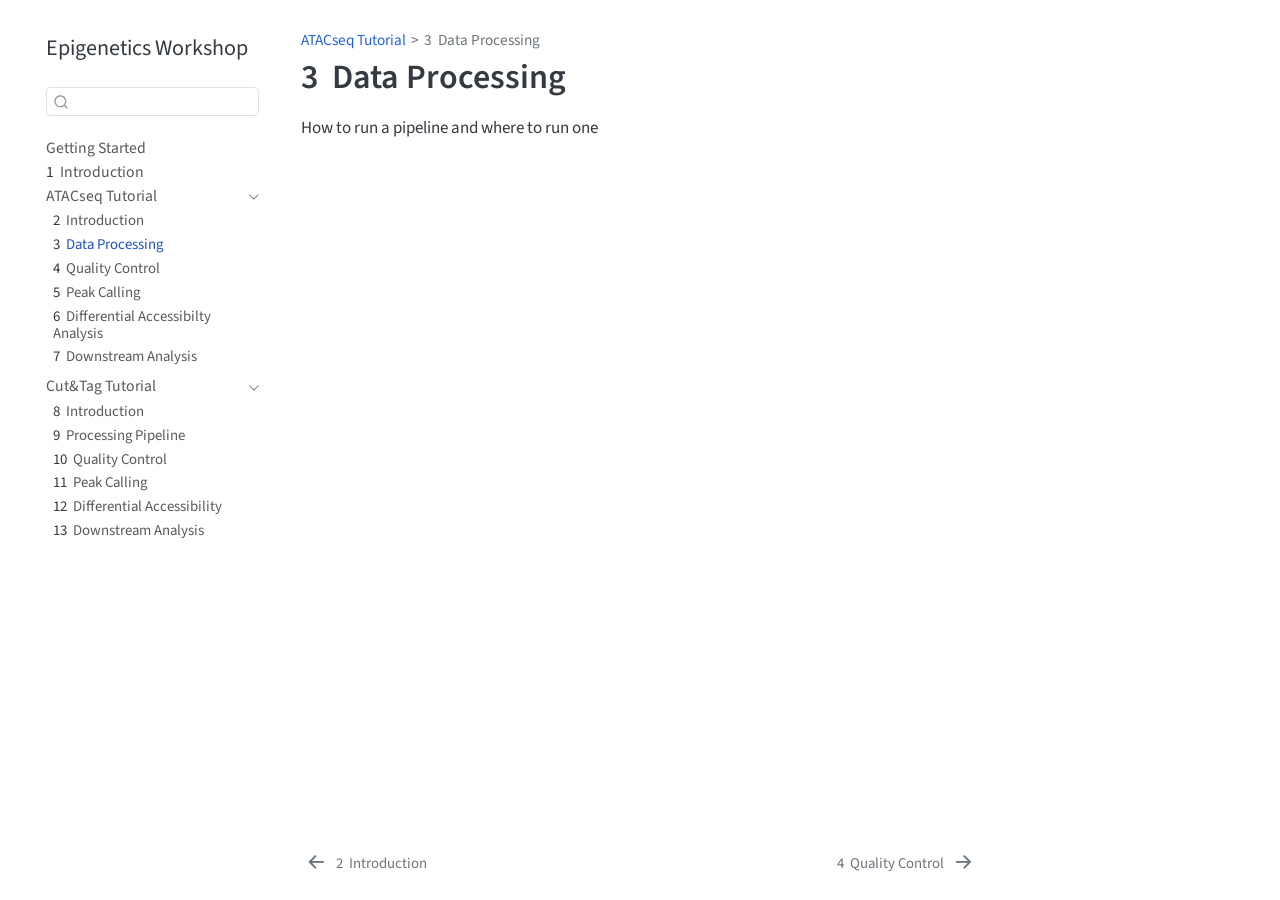
<file: 02_atacseq_processing.html>
<!DOCTYPE html>
<html xmlns="http://www.w3.org/1999/xhtml" lang="en" xml:lang="en"><head>

<meta charset="utf-8">
<meta name="generator" content="quarto-1.9.38">

<meta name="viewport" content="width=device-width, initial-scale=1.0, user-scalable=yes">


<title>3&nbsp; Data Processing – Epigenetics Workshop</title>
<style>
/* Default styles provided by pandoc.
** See https://pandoc.org/MANUAL.html#variables-for-html for config info.
*/
code{white-space: pre-wrap;}
span.smallcaps{font-variant: small-caps;}
div.columns{display: flex; gap: min(4vw, 1.5em);}
div.column{flex: auto; overflow-x: auto;}
div.hanging-indent{margin-left: 1.5em; text-indent: -1.5em;}
ul.task-list{list-style: none;}
ul.task-list li input[type="checkbox"] {
  width: 0.8em;
  margin: 0 0.8em 0.2em -1em; /* quarto-specific, see https://github.com/quarto-dev/quarto-cli/issues/4556 */ 
  vertical-align: middle;
}
</style>


<script src="site_libs/quarto-nav/quarto-nav.js"></script>
<script src="site_libs/quarto-nav/headroom.min.js"></script>
<script src="site_libs/clipboard/clipboard.min.js"></script>
<script src="site_libs/quarto-search/autocomplete.umd.js"></script>
<script src="site_libs/quarto-search/fuse.min.js"></script>
<script src="site_libs/quarto-search/quarto-search.js"></script>
<meta name="quarto:offset" content="./">
<link href="./03_atacseq_qc.html" rel="next">
<link href="./01_atacseq_introduction.html" rel="prev">
<script src="site_libs/quarto-html/quarto.js" type="module"></script>
<script src="site_libs/quarto-html/tabsets/tabsets.js" type="module"></script>
<script src="site_libs/quarto-html/popper.min.js"></script>
<script src="site_libs/quarto-html/tippy.umd.min.js"></script>
<script src="site_libs/quarto-html/anchor.min.js"></script>
<link href="site_libs/quarto-html/tippy.css" rel="stylesheet">
<link href="site_libs/quarto-html/quarto-syntax-highlighting-15634bcf2e68342d4ad2dfa704d543f6.css" rel="stylesheet" id="quarto-text-highlighting-styles">
<script src="site_libs/bootstrap/bootstrap.min.js"></script>
<link href="site_libs/bootstrap/bootstrap-icons.css" rel="stylesheet">
<link href="site_libs/bootstrap/bootstrap-48abc47ddc2cbc14860ddec9e9fdb395.min.css" rel="stylesheet" append-hash="true" id="quarto-bootstrap" data-mode="light">
<script id="quarto-search-options" type="application/json">{
  "location": "sidebar",
  "copy-button": false,
  "collapse-after": 3,
  "panel-placement": "start",
  "type": "textbox",
  "limit": 50,
  "keyboard-shortcut": [
    "f",
    "/",
    "s"
  ],
  "show-item-context": false,
  "language": {
    "search-no-results-text": "No results",
    "search-matching-documents-text": "matching documents",
    "search-copy-link-title": "Copy link to search",
    "search-hide-matches-text": "Hide additional matches",
    "search-more-match-text": "more match in this document",
    "search-more-matches-text": "more matches in this document",
    "search-clear-button-title": "Clear",
    "search-text-placeholder": "",
    "search-detached-cancel-button-title": "Cancel",
    "search-submit-button-title": "Submit",
    "search-label": "Search"
  }
}</script>


</head>

<body class="nav-sidebar floating quarto-light">

<div id="quarto-search-results"></div>
  <header id="quarto-header" class="headroom fixed-top">
  <nav class="quarto-secondary-nav">
    <div class="container-fluid d-flex">
      <button type="button" class="quarto-btn-toggle btn" data-bs-toggle="collapse" role="button" data-bs-target=".quarto-sidebar-collapse-item" aria-controls="quarto-sidebar" aria-expanded="false" aria-label="Toggle sidebar navigation" onclick="if (window.quartoToggleHeadroom) { window.quartoToggleHeadroom(); }">
        <i class="bi bi-layout-text-sidebar-reverse"></i>
      </button>
        <nav class="quarto-page-breadcrumbs" aria-label="breadcrumb"><ol class="breadcrumb"><li class="breadcrumb-item"><a href="./01_atacseq_introduction.html">ATACseq Tutorial</a></li><li class="breadcrumb-item"><a href="./02_atacseq_processing.html"><span class="chapter-number">3</span>&nbsp; <span class="chapter-title">Data Processing</span></a></li></ol></nav>
        <a class="flex-grow-1" role="navigation" data-bs-toggle="collapse" data-bs-target=".quarto-sidebar-collapse-item" aria-controls="quarto-sidebar" aria-expanded="false" aria-label="Toggle sidebar navigation" onclick="if (window.quartoToggleHeadroom) { window.quartoToggleHeadroom(); }">      
        </a>
      <button type="button" class="btn quarto-search-button" aria-label="Search" onclick="window.quartoOpenSearch();">
        <i class="bi bi-search"></i>
      </button>
    </div>
  </nav>
</header>
<!-- content -->
<div id="quarto-content" class="quarto-container page-columns page-rows-contents page-layout-article">
<!-- sidebar -->
  <nav id="quarto-sidebar" class="sidebar collapse collapse-horizontal quarto-sidebar-collapse-item sidebar-navigation floating overflow-auto">
    <div class="pt-lg-2 mt-2 text-left sidebar-header">
    <div class="sidebar-title mb-0 py-0">
      <a href="./">Epigenetics Workshop</a> 
    </div>
      </div>
        <div class="mt-2 flex-shrink-0 align-items-center">
        <div class="sidebar-search">
        <div id="quarto-search" class="" title="Search"></div>
        </div>
        </div>
    <div class="sidebar-menu-container"> 
    <ul class="list-unstyled mt-1">
        <li class="sidebar-item">
  <div class="sidebar-item-container"> 
  <a href="./index.html" class="sidebar-item-text sidebar-link">
 <span class="menu-text">Getting Started</span></a>
  </div>
</li>
        <li class="sidebar-item">
  <div class="sidebar-item-container"> 
  <a href="./00_introduction.html" class="sidebar-item-text sidebar-link">
 <span class="menu-text"><span class="chapter-number">1</span>&nbsp; <span class="chapter-title">Introduction</span></span></a>
  </div>
</li>
        <li class="sidebar-item sidebar-item-section">
      <div class="sidebar-item-container"> 
            <a class="sidebar-item-text sidebar-link text-start" data-bs-toggle="collapse" data-bs-target="#quarto-sidebar-section-1" role="navigation" aria-expanded="true">
 <span class="menu-text">ATACseq Tutorial</span></a>
          <a class="sidebar-item-toggle text-start" data-bs-toggle="collapse" data-bs-target="#quarto-sidebar-section-1" role="navigation" aria-expanded="true" aria-label="Toggle section">
            <i class="bi bi-chevron-right ms-2"></i>
          </a> 
      </div>
      <ul id="quarto-sidebar-section-1" class="collapse list-unstyled sidebar-section depth1 show">  
          <li class="sidebar-item">
  <div class="sidebar-item-container"> 
  <a href="./01_atacseq_introduction.html" class="sidebar-item-text sidebar-link">
 <span class="menu-text"><span class="chapter-number">2</span>&nbsp; <span class="chapter-title">Introduction</span></span></a>
  </div>
</li>
          <li class="sidebar-item">
  <div class="sidebar-item-container"> 
  <a href="./02_atacseq_processing.html" class="sidebar-item-text sidebar-link active">
 <span class="menu-text"><span class="chapter-number">3</span>&nbsp; <span class="chapter-title">Data Processing</span></span></a>
  </div>
</li>
          <li class="sidebar-item">
  <div class="sidebar-item-container"> 
  <a href="./03_atacseq_qc.html" class="sidebar-item-text sidebar-link">
 <span class="menu-text"><span class="chapter-number">4</span>&nbsp; <span class="chapter-title">Quality Control</span></span></a>
  </div>
</li>
          <li class="sidebar-item">
  <div class="sidebar-item-container"> 
  <a href="./04_atacseq_peak_calling.html" class="sidebar-item-text sidebar-link">
 <span class="menu-text"><span class="chapter-number">5</span>&nbsp; <span class="chapter-title">Peak Calling</span></span></a>
  </div>
</li>
          <li class="sidebar-item">
  <div class="sidebar-item-container"> 
  <a href="./05_atacseq_differential_accessibility.html" class="sidebar-item-text sidebar-link">
 <span class="menu-text"><span class="chapter-number">6</span>&nbsp; <span class="chapter-title">Differential Accessibilty Analysis</span></span></a>
  </div>
</li>
          <li class="sidebar-item">
  <div class="sidebar-item-container"> 
  <a href="./06_atacseq_downstream_analysis.html" class="sidebar-item-text sidebar-link">
 <span class="menu-text"><span class="chapter-number">7</span>&nbsp; <span class="chapter-title">Downstream Analysis</span></span></a>
  </div>
</li>
      </ul>
  </li>
        <li class="sidebar-item sidebar-item-section">
      <div class="sidebar-item-container"> 
            <a class="sidebar-item-text sidebar-link text-start" data-bs-toggle="collapse" data-bs-target="#quarto-sidebar-section-2" role="navigation" aria-expanded="true">
 <span class="menu-text">Cut&amp;Tag Tutorial</span></a>
          <a class="sidebar-item-toggle text-start" data-bs-toggle="collapse" data-bs-target="#quarto-sidebar-section-2" role="navigation" aria-expanded="true" aria-label="Toggle section">
            <i class="bi bi-chevron-right ms-2"></i>
          </a> 
      </div>
      <ul id="quarto-sidebar-section-2" class="collapse list-unstyled sidebar-section depth1 show">  
          <li class="sidebar-item">
  <div class="sidebar-item-container"> 
  <a href="./07_cuttag_introduction.html" class="sidebar-item-text sidebar-link">
 <span class="menu-text"><span class="chapter-number">8</span>&nbsp; <span class="chapter-title">Introduction</span></span></a>
  </div>
</li>
          <li class="sidebar-item">
  <div class="sidebar-item-container"> 
  <a href="./08_cuttag_processing.html" class="sidebar-item-text sidebar-link">
 <span class="menu-text"><span class="chapter-number">9</span>&nbsp; <span class="chapter-title">Processing Pipeline</span></span></a>
  </div>
</li>
          <li class="sidebar-item">
  <div class="sidebar-item-container"> 
  <a href="./09_cuttag_qc.html" class="sidebar-item-text sidebar-link">
 <span class="menu-text"><span class="chapter-number">10</span>&nbsp; <span class="chapter-title">Quality Control</span></span></a>
  </div>
</li>
          <li class="sidebar-item">
  <div class="sidebar-item-container"> 
  <a href="./10_cuttag_peak_calling.html" class="sidebar-item-text sidebar-link">
 <span class="menu-text"><span class="chapter-number">11</span>&nbsp; <span class="chapter-title">Peak Calling</span></span></a>
  </div>
</li>
          <li class="sidebar-item">
  <div class="sidebar-item-container"> 
  <a href="./11_cuttag_differential_accessibilty.html" class="sidebar-item-text sidebar-link">
 <span class="menu-text"><span class="chapter-number">12</span>&nbsp; <span class="chapter-title">Differential Accessibility</span></span></a>
  </div>
</li>
          <li class="sidebar-item">
  <div class="sidebar-item-container"> 
  <a href="./12_cuttag_downstream_analysis.html" class="sidebar-item-text sidebar-link">
 <span class="menu-text"><span class="chapter-number">13</span>&nbsp; <span class="chapter-title">Downstream Analysis</span></span></a>
  </div>
</li>
      </ul>
  </li>
    </ul>
    </div>
</nav>
<div id="quarto-sidebar-glass" class="quarto-sidebar-collapse-item" data-bs-toggle="collapse" data-bs-target=".quarto-sidebar-collapse-item"></div>
<!-- margin-sidebar -->
    <div id="quarto-margin-sidebar" class="sidebar margin-sidebar zindex-bottom">
        
    </div>
<!-- main -->
<main class="content" id="quarto-document-content">

<header id="title-block-header" class="quarto-title-block default"><nav class="quarto-page-breadcrumbs quarto-title-breadcrumbs d-none d-lg-block" aria-label="breadcrumb"><ol class="breadcrumb"><li class="breadcrumb-item"><a href="./01_atacseq_introduction.html">ATACseq Tutorial</a></li><li class="breadcrumb-item"><a href="./02_atacseq_processing.html"><span class="chapter-number">3</span>&nbsp; <span class="chapter-title">Data Processing</span></a></li></ol></nav>
<div class="quarto-title">
<h1 class="title"><span class="chapter-number">3</span>&nbsp; <span class="chapter-title">Data Processing</span></h1>
</div>



<div class="quarto-title-meta">

    
  
    
  </div>
  


</header>


<p>How to run a pipeline and where to run one</p>



</main> <!-- /main -->
<script id="quarto-html-after-body" type="application/javascript">
  window.document.addEventListener("DOMContentLoaded", function (event) {
    const icon = "";
    const anchorJS = new window.AnchorJS();
    anchorJS.options = {
      placement: 'right',
      icon: icon
    };
    anchorJS.add('.anchored');
    const isCodeAnnotation = (el) => {
      for (const clz of el.classList) {
        if (clz.startsWith('code-annotation-')) {                     
          return true;
        }
      }
      return false;
    }
    const onCopySuccess = function(e) {
      // button target
      const button = e.trigger;
      // don't keep focus
      button.blur();
      // flash "checked"
      button.classList.add('code-copy-button-checked');
      var currentTitle = button.getAttribute("title");
      button.setAttribute("title", "Copied!");
      let tooltip;
      if (window.bootstrap) {
        button.setAttribute("data-bs-toggle", "tooltip");
        button.setAttribute("data-bs-placement", "left");
        button.setAttribute("data-bs-title", "Copied!");
        tooltip = new bootstrap.Tooltip(button, 
          { trigger: "manual", 
            customClass: "code-copy-button-tooltip",
            offset: [0, -8]});
        tooltip.show();    
      }
      setTimeout(function() {
        if (tooltip) {
          tooltip.hide();
          button.removeAttribute("data-bs-title");
          button.removeAttribute("data-bs-toggle");
          button.removeAttribute("data-bs-placement");
        }
        button.setAttribute("title", currentTitle);
        button.classList.remove('code-copy-button-checked');
      }, 1000);
      // clear code selection
      e.clearSelection();
    }
    const getTextToCopy = function(trigger) {
      const outerScaffold = trigger.parentElement.cloneNode(true);
      const codeEl = outerScaffold.querySelector('code');
      for (const childEl of codeEl.children) {
        if (isCodeAnnotation(childEl)) {
          childEl.remove();
        }
      }
      return codeEl.innerText;
    }
    const clipboard = new window.ClipboardJS('.code-copy-button:not([data-in-quarto-modal])', {
      text: getTextToCopy
    });
    clipboard.on('success', onCopySuccess);
    if (window.document.getElementById('quarto-embedded-source-code-modal')) {
      const clipboardModal = new window.ClipboardJS('.code-copy-button[data-in-quarto-modal]', {
        text: getTextToCopy,
        container: window.document.getElementById('quarto-embedded-source-code-modal')
      });
      clipboardModal.on('success', onCopySuccess);
    }
      var localhostRegex = new RegExp(/^(?:http|https):\/\/localhost\:?[0-9]*\//);
      var mailtoRegex = new RegExp(/^mailto:/);
        var filterRegex = new RegExp('/' + window.location.host + '/');
      var isInternal = (href) => {
          return filterRegex.test(href) || localhostRegex.test(href) || mailtoRegex.test(href);
      }
      // Inspect non-navigation links and adorn them if external
     var links = window.document.querySelectorAll('a[href]:not(.nav-link):not(.navbar-brand):not(.toc-action):not(.sidebar-link):not(.sidebar-item-toggle):not(.pagination-link):not(.no-external):not([aria-hidden]):not(.dropdown-item):not(.quarto-navigation-tool):not(.about-link)');
      for (var i=0; i<links.length; i++) {
        const link = links[i];
        if (!isInternal(link.href)) {
          // undo the damage that might have been done by quarto-nav.js in the case of
          // links that we want to consider external
          if (link.dataset.originalHref !== undefined) {
            link.href = link.dataset.originalHref;
          }
        }
      }
    function tippyHover(el, contentFn, onTriggerFn, onUntriggerFn) {
      const config = {
        allowHTML: true,
        maxWidth: 500,
        delay: 100,
        arrow: false,
        appendTo: function(el) {
            return el.parentElement;
        },
        interactive: true,
        interactiveBorder: 10,
        theme: 'quarto',
        placement: 'bottom-start',
      };
      if (contentFn) {
        config.content = contentFn;
      }
      if (onTriggerFn) {
        config.onTrigger = onTriggerFn;
      }
      if (onUntriggerFn) {
        config.onUntrigger = onUntriggerFn;
      }
      window.tippy(el, config); 
    }
    const noterefs = window.document.querySelectorAll('a[role="doc-noteref"]');
    for (var i=0; i<noterefs.length; i++) {
      const ref = noterefs[i];
      tippyHover(ref, function() {
        // use id or data attribute instead here
        let href = ref.getAttribute('data-footnote-href') || ref.getAttribute('href');
        try { href = new URL(href).hash; } catch {}
        const id = href.replace(/^#\/?/, "");
        const note = window.document.getElementById(id);
        if (note) {
          return note.innerHTML;
        } else {
          return "";
        }
      });
    }
    const xrefs = window.document.querySelectorAll('a.quarto-xref');
    const processXRef = (id, note) => {
      // Strip column container classes
      const stripColumnClz = (el) => {
        el.classList.remove("page-full", "page-columns");
        if (el.children) {
          for (const child of el.children) {
            stripColumnClz(child);
          }
        }
      }
      stripColumnClz(note)
      if (id === null || id.startsWith('sec-')) {
        // Special case sections, only their first couple elements
        const container = document.createElement("div");
        if (note.children && note.children.length > 2) {
          container.appendChild(note.children[0].cloneNode(true));
          for (let i = 1; i < note.children.length; i++) {
            const child = note.children[i];
            if (child.tagName === "P" && child.innerText === "") {
              continue;
            } else {
              container.appendChild(child.cloneNode(true));
              break;
            }
          }
          if (window.Quarto?.typesetMath) {
            window.Quarto.typesetMath(container);
          }
          return container.innerHTML
        } else {
          if (window.Quarto?.typesetMath) {
            window.Quarto.typesetMath(note);
          }
          return note.innerHTML;
        }
      } else {
        // Remove any anchor links if they are present
        const anchorLink = note.querySelector('a.anchorjs-link');
        if (anchorLink) {
          anchorLink.remove();
        }
        if (window.Quarto?.typesetMath) {
          window.Quarto.typesetMath(note);
        }
        if (note.classList.contains("callout")) {
          return note.outerHTML;
        } else {
          return note.innerHTML;
        }
      }
    }
    for (var i=0; i<xrefs.length; i++) {
      const xref = xrefs[i];
      tippyHover(xref, undefined, function(instance) {
        instance.disable();
        let url = xref.getAttribute('href');
        let hash = undefined; 
        if (url.startsWith('#')) {
          hash = url;
        } else {
          try { hash = new URL(url).hash; } catch {}
        }
        if (hash) {
          const id = hash.replace(/^#\/?/, "");
          const note = window.document.getElementById(id);
          if (note !== null) {
            try {
              const html = processXRef(id, note.cloneNode(true));
              instance.setContent(html);
            } finally {
              instance.enable();
              instance.show();
            }
          } else {
            // See if we can fetch this
            fetch(url.split('#')[0])
            .then(res => res.text())
            .then(html => {
              const parser = new DOMParser();
              const htmlDoc = parser.parseFromString(html, "text/html");
              const note = htmlDoc.getElementById(id);
              if (note !== null) {
                const html = processXRef(id, note);
                instance.setContent(html);
              } 
            }).finally(() => {
              instance.enable();
              instance.show();
            });
          }
        } else {
          // See if we can fetch a full url (with no hash to target)
          // This is a special case and we should probably do some content thinning / targeting
          fetch(url)
          .then(res => res.text())
          .then(html => {
            const parser = new DOMParser();
            const htmlDoc = parser.parseFromString(html, "text/html");
            const note = htmlDoc.querySelector('main.content');
            if (note !== null) {
              // This should only happen for chapter cross references
              // (since there is no id in the URL)
              // remove the first header
              if (note.children.length > 0 && note.children[0].tagName === "HEADER") {
                note.children[0].remove();
              }
              const html = processXRef(null, note);
              instance.setContent(html);
            } 
          }).finally(() => {
            instance.enable();
            instance.show();
          });
        }
      }, function(instance) {
      });
    }
        let selectedAnnoteEl;
        const selectorForAnnotation = ( cell, annotation) => {
          let cellAttr = 'data-code-cell="' + cell + '"';
          let lineAttr = 'data-code-annotation="' +  annotation + '"';
          const selector = 'span[' + cellAttr + '][' + lineAttr + ']';
          return selector;
        }
        const selectCodeLines = (annoteEl) => {
          const doc = window.document;
          const targetCell = annoteEl.getAttribute("data-target-cell");
          const targetAnnotation = annoteEl.getAttribute("data-target-annotation");
          const annoteSpan = window.document.querySelector(selectorForAnnotation(targetCell, targetAnnotation));
          const lines = annoteSpan.getAttribute("data-code-lines").split(",");
          const lineIds = lines.map((line) => {
            return targetCell + "-" + line;
          })
          let top = null;
          let height = null;
          let parent = null;
          if (lineIds.length > 0) {
              //compute the position of the single el (top and bottom and make a div)
              const el = window.document.getElementById(lineIds[0]);
              top = el.offsetTop;
              height = el.offsetHeight;
              parent = el.parentElement.parentElement;
            if (lineIds.length > 1) {
              const lastEl = window.document.getElementById(lineIds[lineIds.length - 1]);
              const bottom = lastEl.offsetTop + lastEl.offsetHeight;
              height = bottom - top;
            }
            if (top !== null && height !== null && parent !== null) {
              // cook up a div (if necessary) and position it 
              let div = window.document.getElementById("code-annotation-line-highlight");
              if (div === null) {
                div = window.document.createElement("div");
                div.setAttribute("id", "code-annotation-line-highlight");
                div.style.position = 'absolute';
                parent.appendChild(div);
              }
              div.style.top = top - 2 + "px";
              div.style.height = height + 4 + "px";
              div.style.left = 0;
              let gutterDiv = window.document.getElementById("code-annotation-line-highlight-gutter");
              if (gutterDiv === null) {
                gutterDiv = window.document.createElement("div");
                gutterDiv.setAttribute("id", "code-annotation-line-highlight-gutter");
                gutterDiv.style.position = 'absolute';
                const codeCell = window.document.getElementById(targetCell);
                const gutter = codeCell.querySelector('.code-annotation-gutter');
                gutter.appendChild(gutterDiv);
              }
              gutterDiv.style.top = top - 2 + "px";
              gutterDiv.style.height = height + 4 + "px";
            }
            selectedAnnoteEl = annoteEl;
          }
        };
        const unselectCodeLines = () => {
          const elementsIds = ["code-annotation-line-highlight", "code-annotation-line-highlight-gutter"];
          elementsIds.forEach((elId) => {
            const div = window.document.getElementById(elId);
            if (div) {
              div.remove();
            }
          });
          selectedAnnoteEl = undefined;
        };
          // Handle positioning of the toggle
      window.addEventListener(
        "resize",
        throttle(() => {
          elRect = undefined;
          if (selectedAnnoteEl) {
            selectCodeLines(selectedAnnoteEl);
          }
        }, 10)
      );
      function throttle(fn, ms) {
      let throttle = false;
      let timer;
        return (...args) => {
          if(!throttle) { // first call gets through
              fn.apply(this, args);
              throttle = true;
          } else { // all the others get throttled
              if(timer) clearTimeout(timer); // cancel #2
              timer = setTimeout(() => {
                fn.apply(this, args);
                timer = throttle = false;
              }, ms);
          }
        };
      }
        // Attach click handler to the DT
        const annoteDls = window.document.querySelectorAll('dt[data-target-cell]');
        for (const annoteDlNode of annoteDls) {
          annoteDlNode.addEventListener('click', (event) => {
            const clickedEl = event.target;
            if (clickedEl !== selectedAnnoteEl) {
              unselectCodeLines();
              const activeEl = window.document.querySelector('dt[data-target-cell].code-annotation-active');
              if (activeEl) {
                activeEl.classList.remove('code-annotation-active');
              }
              selectCodeLines(clickedEl);
              clickedEl.classList.add('code-annotation-active');
            } else {
              // Unselect the line
              unselectCodeLines();
              clickedEl.classList.remove('code-annotation-active');
            }
          });
        }
    const findCites = (el) => {
      const parentEl = el.parentElement;
      if (parentEl) {
        const cites = parentEl.dataset.cites;
        if (cites) {
          return {
            el,
            cites: cites.split(' ')
          };
        } else {
          return findCites(el.parentElement)
        }
      } else {
        return undefined;
      }
    };
    var bibliorefs = window.document.querySelectorAll('a[role="doc-biblioref"]');
    for (var i=0; i<bibliorefs.length; i++) {
      const ref = bibliorefs[i];
      const citeInfo = findCites(ref);
      if (citeInfo) {
        tippyHover(citeInfo.el, function() {
          var popup = window.document.createElement('div');
          citeInfo.cites.forEach(function(cite) {
            var citeDiv = window.document.createElement('div');
            citeDiv.classList.add('hanging-indent');
            citeDiv.classList.add('csl-entry');
            var biblioDiv = window.document.getElementById('ref-' + cite);
            if (biblioDiv) {
              citeDiv.innerHTML = biblioDiv.innerHTML;
            }
            popup.appendChild(citeDiv);
          });
          return popup.innerHTML;
        });
      }
    }
  });
  </script>
<nav class="page-navigation">
  <div class="nav-page nav-page-previous">
      <a href="./01_atacseq_introduction.html" class="pagination-link" aria-label="Introduction">
        <i class="bi bi-arrow-left-short"></i> <span class="nav-page-text"><span class="chapter-number">2</span>&nbsp; <span class="chapter-title">Introduction</span></span>
      </a>          
  </div>
  <div class="nav-page nav-page-next">
      <a href="./03_atacseq_qc.html" class="pagination-link" aria-label="Quality Control">
        <span class="nav-page-text"><span class="chapter-number">4</span>&nbsp; <span class="chapter-title">Quality Control</span></span> <i class="bi bi-arrow-right-short"></i>
      </a>
  </div>
</nav>
</div> <!-- /content -->




</body></html>
</file>
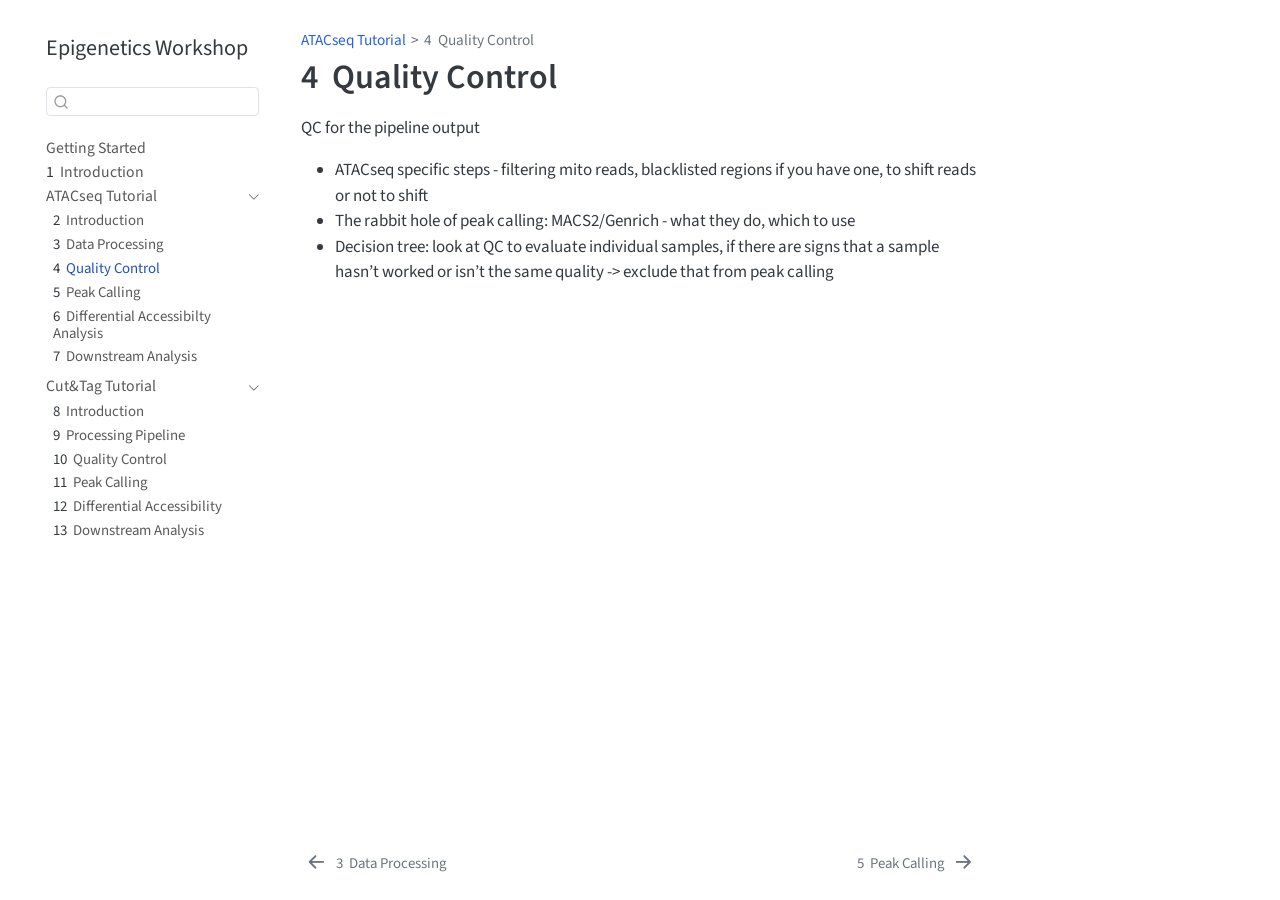
<file: 03_atacseq_qc.html>
<!DOCTYPE html>
<html xmlns="http://www.w3.org/1999/xhtml" lang="en" xml:lang="en"><head>

<meta charset="utf-8">
<meta name="generator" content="quarto-1.9.38">

<meta name="viewport" content="width=device-width, initial-scale=1.0, user-scalable=yes">


<title>4&nbsp; Quality Control – Epigenetics Workshop</title>
<style>
/* Default styles provided by pandoc.
** See https://pandoc.org/MANUAL.html#variables-for-html for config info.
*/
code{white-space: pre-wrap;}
span.smallcaps{font-variant: small-caps;}
div.columns{display: flex; gap: min(4vw, 1.5em);}
div.column{flex: auto; overflow-x: auto;}
div.hanging-indent{margin-left: 1.5em; text-indent: -1.5em;}
ul.task-list{list-style: none;}
ul.task-list li input[type="checkbox"] {
  width: 0.8em;
  margin: 0 0.8em 0.2em -1em; /* quarto-specific, see https://github.com/quarto-dev/quarto-cli/issues/4556 */ 
  vertical-align: middle;
}
</style>


<script src="site_libs/quarto-nav/quarto-nav.js"></script>
<script src="site_libs/quarto-nav/headroom.min.js"></script>
<script src="site_libs/clipboard/clipboard.min.js"></script>
<script src="site_libs/quarto-search/autocomplete.umd.js"></script>
<script src="site_libs/quarto-search/fuse.min.js"></script>
<script src="site_libs/quarto-search/quarto-search.js"></script>
<meta name="quarto:offset" content="./">
<link href="./04_atacseq_peak_calling.html" rel="next">
<link href="./02_atacseq_processing.html" rel="prev">
<script src="site_libs/quarto-html/quarto.js" type="module"></script>
<script src="site_libs/quarto-html/tabsets/tabsets.js" type="module"></script>
<script src="site_libs/quarto-html/popper.min.js"></script>
<script src="site_libs/quarto-html/tippy.umd.min.js"></script>
<script src="site_libs/quarto-html/anchor.min.js"></script>
<link href="site_libs/quarto-html/tippy.css" rel="stylesheet">
<link href="site_libs/quarto-html/quarto-syntax-highlighting-15634bcf2e68342d4ad2dfa704d543f6.css" rel="stylesheet" id="quarto-text-highlighting-styles">
<script src="site_libs/bootstrap/bootstrap.min.js"></script>
<link href="site_libs/bootstrap/bootstrap-icons.css" rel="stylesheet">
<link href="site_libs/bootstrap/bootstrap-48abc47ddc2cbc14860ddec9e9fdb395.min.css" rel="stylesheet" append-hash="true" id="quarto-bootstrap" data-mode="light">
<script id="quarto-search-options" type="application/json">{
  "location": "sidebar",
  "copy-button": false,
  "collapse-after": 3,
  "panel-placement": "start",
  "type": "textbox",
  "limit": 50,
  "keyboard-shortcut": [
    "f",
    "/",
    "s"
  ],
  "show-item-context": false,
  "language": {
    "search-no-results-text": "No results",
    "search-matching-documents-text": "matching documents",
    "search-copy-link-title": "Copy link to search",
    "search-hide-matches-text": "Hide additional matches",
    "search-more-match-text": "more match in this document",
    "search-more-matches-text": "more matches in this document",
    "search-clear-button-title": "Clear",
    "search-text-placeholder": "",
    "search-detached-cancel-button-title": "Cancel",
    "search-submit-button-title": "Submit",
    "search-label": "Search"
  }
}</script>


</head>

<body class="nav-sidebar floating quarto-light">

<div id="quarto-search-results"></div>
  <header id="quarto-header" class="headroom fixed-top">
  <nav class="quarto-secondary-nav">
    <div class="container-fluid d-flex">
      <button type="button" class="quarto-btn-toggle btn" data-bs-toggle="collapse" role="button" data-bs-target=".quarto-sidebar-collapse-item" aria-controls="quarto-sidebar" aria-expanded="false" aria-label="Toggle sidebar navigation" onclick="if (window.quartoToggleHeadroom) { window.quartoToggleHeadroom(); }">
        <i class="bi bi-layout-text-sidebar-reverse"></i>
      </button>
        <nav class="quarto-page-breadcrumbs" aria-label="breadcrumb"><ol class="breadcrumb"><li class="breadcrumb-item"><a href="./01_atacseq_introduction.html">ATACseq Tutorial</a></li><li class="breadcrumb-item"><a href="./03_atacseq_qc.html"><span class="chapter-number">4</span>&nbsp; <span class="chapter-title">Quality Control</span></a></li></ol></nav>
        <a class="flex-grow-1" role="navigation" data-bs-toggle="collapse" data-bs-target=".quarto-sidebar-collapse-item" aria-controls="quarto-sidebar" aria-expanded="false" aria-label="Toggle sidebar navigation" onclick="if (window.quartoToggleHeadroom) { window.quartoToggleHeadroom(); }">      
        </a>
      <button type="button" class="btn quarto-search-button" aria-label="Search" onclick="window.quartoOpenSearch();">
        <i class="bi bi-search"></i>
      </button>
    </div>
  </nav>
</header>
<!-- content -->
<div id="quarto-content" class="quarto-container page-columns page-rows-contents page-layout-article">
<!-- sidebar -->
  <nav id="quarto-sidebar" class="sidebar collapse collapse-horizontal quarto-sidebar-collapse-item sidebar-navigation floating overflow-auto">
    <div class="pt-lg-2 mt-2 text-left sidebar-header">
    <div class="sidebar-title mb-0 py-0">
      <a href="./">Epigenetics Workshop</a> 
    </div>
      </div>
        <div class="mt-2 flex-shrink-0 align-items-center">
        <div class="sidebar-search">
        <div id="quarto-search" class="" title="Search"></div>
        </div>
        </div>
    <div class="sidebar-menu-container"> 
    <ul class="list-unstyled mt-1">
        <li class="sidebar-item">
  <div class="sidebar-item-container"> 
  <a href="./index.html" class="sidebar-item-text sidebar-link">
 <span class="menu-text">Getting Started</span></a>
  </div>
</li>
        <li class="sidebar-item">
  <div class="sidebar-item-container"> 
  <a href="./00_introduction.html" class="sidebar-item-text sidebar-link">
 <span class="menu-text"><span class="chapter-number">1</span>&nbsp; <span class="chapter-title">Introduction</span></span></a>
  </div>
</li>
        <li class="sidebar-item sidebar-item-section">
      <div class="sidebar-item-container"> 
            <a class="sidebar-item-text sidebar-link text-start" data-bs-toggle="collapse" data-bs-target="#quarto-sidebar-section-1" role="navigation" aria-expanded="true">
 <span class="menu-text">ATACseq Tutorial</span></a>
          <a class="sidebar-item-toggle text-start" data-bs-toggle="collapse" data-bs-target="#quarto-sidebar-section-1" role="navigation" aria-expanded="true" aria-label="Toggle section">
            <i class="bi bi-chevron-right ms-2"></i>
          </a> 
      </div>
      <ul id="quarto-sidebar-section-1" class="collapse list-unstyled sidebar-section depth1 show">  
          <li class="sidebar-item">
  <div class="sidebar-item-container"> 
  <a href="./01_atacseq_introduction.html" class="sidebar-item-text sidebar-link">
 <span class="menu-text"><span class="chapter-number">2</span>&nbsp; <span class="chapter-title">Introduction</span></span></a>
  </div>
</li>
          <li class="sidebar-item">
  <div class="sidebar-item-container"> 
  <a href="./02_atacseq_processing.html" class="sidebar-item-text sidebar-link">
 <span class="menu-text"><span class="chapter-number">3</span>&nbsp; <span class="chapter-title">Data Processing</span></span></a>
  </div>
</li>
          <li class="sidebar-item">
  <div class="sidebar-item-container"> 
  <a href="./03_atacseq_qc.html" class="sidebar-item-text sidebar-link active">
 <span class="menu-text"><span class="chapter-number">4</span>&nbsp; <span class="chapter-title">Quality Control</span></span></a>
  </div>
</li>
          <li class="sidebar-item">
  <div class="sidebar-item-container"> 
  <a href="./04_atacseq_peak_calling.html" class="sidebar-item-text sidebar-link">
 <span class="menu-text"><span class="chapter-number">5</span>&nbsp; <span class="chapter-title">Peak Calling</span></span></a>
  </div>
</li>
          <li class="sidebar-item">
  <div class="sidebar-item-container"> 
  <a href="./05_atacseq_differential_accessibility.html" class="sidebar-item-text sidebar-link">
 <span class="menu-text"><span class="chapter-number">6</span>&nbsp; <span class="chapter-title">Differential Accessibilty Analysis</span></span></a>
  </div>
</li>
          <li class="sidebar-item">
  <div class="sidebar-item-container"> 
  <a href="./06_atacseq_downstream_analysis.html" class="sidebar-item-text sidebar-link">
 <span class="menu-text"><span class="chapter-number">7</span>&nbsp; <span class="chapter-title">Downstream Analysis</span></span></a>
  </div>
</li>
      </ul>
  </li>
        <li class="sidebar-item sidebar-item-section">
      <div class="sidebar-item-container"> 
            <a class="sidebar-item-text sidebar-link text-start" data-bs-toggle="collapse" data-bs-target="#quarto-sidebar-section-2" role="navigation" aria-expanded="true">
 <span class="menu-text">Cut&amp;Tag Tutorial</span></a>
          <a class="sidebar-item-toggle text-start" data-bs-toggle="collapse" data-bs-target="#quarto-sidebar-section-2" role="navigation" aria-expanded="true" aria-label="Toggle section">
            <i class="bi bi-chevron-right ms-2"></i>
          </a> 
      </div>
      <ul id="quarto-sidebar-section-2" class="collapse list-unstyled sidebar-section depth1 show">  
          <li class="sidebar-item">
  <div class="sidebar-item-container"> 
  <a href="./07_cuttag_introduction.html" class="sidebar-item-text sidebar-link">
 <span class="menu-text"><span class="chapter-number">8</span>&nbsp; <span class="chapter-title">Introduction</span></span></a>
  </div>
</li>
          <li class="sidebar-item">
  <div class="sidebar-item-container"> 
  <a href="./08_cuttag_processing.html" class="sidebar-item-text sidebar-link">
 <span class="menu-text"><span class="chapter-number">9</span>&nbsp; <span class="chapter-title">Processing Pipeline</span></span></a>
  </div>
</li>
          <li class="sidebar-item">
  <div class="sidebar-item-container"> 
  <a href="./09_cuttag_qc.html" class="sidebar-item-text sidebar-link">
 <span class="menu-text"><span class="chapter-number">10</span>&nbsp; <span class="chapter-title">Quality Control</span></span></a>
  </div>
</li>
          <li class="sidebar-item">
  <div class="sidebar-item-container"> 
  <a href="./10_cuttag_peak_calling.html" class="sidebar-item-text sidebar-link">
 <span class="menu-text"><span class="chapter-number">11</span>&nbsp; <span class="chapter-title">Peak Calling</span></span></a>
  </div>
</li>
          <li class="sidebar-item">
  <div class="sidebar-item-container"> 
  <a href="./11_cuttag_differential_accessibilty.html" class="sidebar-item-text sidebar-link">
 <span class="menu-text"><span class="chapter-number">12</span>&nbsp; <span class="chapter-title">Differential Accessibility</span></span></a>
  </div>
</li>
          <li class="sidebar-item">
  <div class="sidebar-item-container"> 
  <a href="./12_cuttag_downstream_analysis.html" class="sidebar-item-text sidebar-link">
 <span class="menu-text"><span class="chapter-number">13</span>&nbsp; <span class="chapter-title">Downstream Analysis</span></span></a>
  </div>
</li>
      </ul>
  </li>
    </ul>
    </div>
</nav>
<div id="quarto-sidebar-glass" class="quarto-sidebar-collapse-item" data-bs-toggle="collapse" data-bs-target=".quarto-sidebar-collapse-item"></div>
<!-- margin-sidebar -->
    <div id="quarto-margin-sidebar" class="sidebar margin-sidebar zindex-bottom">
        
    </div>
<!-- main -->
<main class="content" id="quarto-document-content">

<header id="title-block-header" class="quarto-title-block default"><nav class="quarto-page-breadcrumbs quarto-title-breadcrumbs d-none d-lg-block" aria-label="breadcrumb"><ol class="breadcrumb"><li class="breadcrumb-item"><a href="./01_atacseq_introduction.html">ATACseq Tutorial</a></li><li class="breadcrumb-item"><a href="./03_atacseq_qc.html"><span class="chapter-number">4</span>&nbsp; <span class="chapter-title">Quality Control</span></a></li></ol></nav>
<div class="quarto-title">
<h1 class="title"><span class="chapter-number">4</span>&nbsp; <span class="chapter-title">Quality Control</span></h1>
</div>



<div class="quarto-title-meta">

    
  
    
  </div>
  


</header>


<p>QC for the pipeline output</p>
<ul>
<li>ATACseq specific steps - filtering mito reads, blacklisted regions if you have one, to shift reads or not to shift</li>
<li>The rabbit hole of peak calling: MACS2/Genrich - what they do, which to use</li>
<li>Decision tree: look at QC to evaluate individual samples, if there are signs that a sample hasn’t worked or isn’t the same quality -&gt; exclude that from peak calling</li>
</ul>



</main> <!-- /main -->
<script id="quarto-html-after-body" type="application/javascript">
  window.document.addEventListener("DOMContentLoaded", function (event) {
    const icon = "";
    const anchorJS = new window.AnchorJS();
    anchorJS.options = {
      placement: 'right',
      icon: icon
    };
    anchorJS.add('.anchored');
    const isCodeAnnotation = (el) => {
      for (const clz of el.classList) {
        if (clz.startsWith('code-annotation-')) {                     
          return true;
        }
      }
      return false;
    }
    const onCopySuccess = function(e) {
      // button target
      const button = e.trigger;
      // don't keep focus
      button.blur();
      // flash "checked"
      button.classList.add('code-copy-button-checked');
      var currentTitle = button.getAttribute("title");
      button.setAttribute("title", "Copied!");
      let tooltip;
      if (window.bootstrap) {
        button.setAttribute("data-bs-toggle", "tooltip");
        button.setAttribute("data-bs-placement", "left");
        button.setAttribute("data-bs-title", "Copied!");
        tooltip = new bootstrap.Tooltip(button, 
          { trigger: "manual", 
            customClass: "code-copy-button-tooltip",
            offset: [0, -8]});
        tooltip.show();    
      }
      setTimeout(function() {
        if (tooltip) {
          tooltip.hide();
          button.removeAttribute("data-bs-title");
          button.removeAttribute("data-bs-toggle");
          button.removeAttribute("data-bs-placement");
        }
        button.setAttribute("title", currentTitle);
        button.classList.remove('code-copy-button-checked');
      }, 1000);
      // clear code selection
      e.clearSelection();
    }
    const getTextToCopy = function(trigger) {
      const outerScaffold = trigger.parentElement.cloneNode(true);
      const codeEl = outerScaffold.querySelector('code');
      for (const childEl of codeEl.children) {
        if (isCodeAnnotation(childEl)) {
          childEl.remove();
        }
      }
      return codeEl.innerText;
    }
    const clipboard = new window.ClipboardJS('.code-copy-button:not([data-in-quarto-modal])', {
      text: getTextToCopy
    });
    clipboard.on('success', onCopySuccess);
    if (window.document.getElementById('quarto-embedded-source-code-modal')) {
      const clipboardModal = new window.ClipboardJS('.code-copy-button[data-in-quarto-modal]', {
        text: getTextToCopy,
        container: window.document.getElementById('quarto-embedded-source-code-modal')
      });
      clipboardModal.on('success', onCopySuccess);
    }
      var localhostRegex = new RegExp(/^(?:http|https):\/\/localhost\:?[0-9]*\//);
      var mailtoRegex = new RegExp(/^mailto:/);
        var filterRegex = new RegExp('/' + window.location.host + '/');
      var isInternal = (href) => {
          return filterRegex.test(href) || localhostRegex.test(href) || mailtoRegex.test(href);
      }
      // Inspect non-navigation links and adorn them if external
     var links = window.document.querySelectorAll('a[href]:not(.nav-link):not(.navbar-brand):not(.toc-action):not(.sidebar-link):not(.sidebar-item-toggle):not(.pagination-link):not(.no-external):not([aria-hidden]):not(.dropdown-item):not(.quarto-navigation-tool):not(.about-link)');
      for (var i=0; i<links.length; i++) {
        const link = links[i];
        if (!isInternal(link.href)) {
          // undo the damage that might have been done by quarto-nav.js in the case of
          // links that we want to consider external
          if (link.dataset.originalHref !== undefined) {
            link.href = link.dataset.originalHref;
          }
        }
      }
    function tippyHover(el, contentFn, onTriggerFn, onUntriggerFn) {
      const config = {
        allowHTML: true,
        maxWidth: 500,
        delay: 100,
        arrow: false,
        appendTo: function(el) {
            return el.parentElement;
        },
        interactive: true,
        interactiveBorder: 10,
        theme: 'quarto',
        placement: 'bottom-start',
      };
      if (contentFn) {
        config.content = contentFn;
      }
      if (onTriggerFn) {
        config.onTrigger = onTriggerFn;
      }
      if (onUntriggerFn) {
        config.onUntrigger = onUntriggerFn;
      }
      window.tippy(el, config); 
    }
    const noterefs = window.document.querySelectorAll('a[role="doc-noteref"]');
    for (var i=0; i<noterefs.length; i++) {
      const ref = noterefs[i];
      tippyHover(ref, function() {
        // use id or data attribute instead here
        let href = ref.getAttribute('data-footnote-href') || ref.getAttribute('href');
        try { href = new URL(href).hash; } catch {}
        const id = href.replace(/^#\/?/, "");
        const note = window.document.getElementById(id);
        if (note) {
          return note.innerHTML;
        } else {
          return "";
        }
      });
    }
    const xrefs = window.document.querySelectorAll('a.quarto-xref');
    const processXRef = (id, note) => {
      // Strip column container classes
      const stripColumnClz = (el) => {
        el.classList.remove("page-full", "page-columns");
        if (el.children) {
          for (const child of el.children) {
            stripColumnClz(child);
          }
        }
      }
      stripColumnClz(note)
      if (id === null || id.startsWith('sec-')) {
        // Special case sections, only their first couple elements
        const container = document.createElement("div");
        if (note.children && note.children.length > 2) {
          container.appendChild(note.children[0].cloneNode(true));
          for (let i = 1; i < note.children.length; i++) {
            const child = note.children[i];
            if (child.tagName === "P" && child.innerText === "") {
              continue;
            } else {
              container.appendChild(child.cloneNode(true));
              break;
            }
          }
          if (window.Quarto?.typesetMath) {
            window.Quarto.typesetMath(container);
          }
          return container.innerHTML
        } else {
          if (window.Quarto?.typesetMath) {
            window.Quarto.typesetMath(note);
          }
          return note.innerHTML;
        }
      } else {
        // Remove any anchor links if they are present
        const anchorLink = note.querySelector('a.anchorjs-link');
        if (anchorLink) {
          anchorLink.remove();
        }
        if (window.Quarto?.typesetMath) {
          window.Quarto.typesetMath(note);
        }
        if (note.classList.contains("callout")) {
          return note.outerHTML;
        } else {
          return note.innerHTML;
        }
      }
    }
    for (var i=0; i<xrefs.length; i++) {
      const xref = xrefs[i];
      tippyHover(xref, undefined, function(instance) {
        instance.disable();
        let url = xref.getAttribute('href');
        let hash = undefined; 
        if (url.startsWith('#')) {
          hash = url;
        } else {
          try { hash = new URL(url).hash; } catch {}
        }
        if (hash) {
          const id = hash.replace(/^#\/?/, "");
          const note = window.document.getElementById(id);
          if (note !== null) {
            try {
              const html = processXRef(id, note.cloneNode(true));
              instance.setContent(html);
            } finally {
              instance.enable();
              instance.show();
            }
          } else {
            // See if we can fetch this
            fetch(url.split('#')[0])
            .then(res => res.text())
            .then(html => {
              const parser = new DOMParser();
              const htmlDoc = parser.parseFromString(html, "text/html");
              const note = htmlDoc.getElementById(id);
              if (note !== null) {
                const html = processXRef(id, note);
                instance.setContent(html);
              } 
            }).finally(() => {
              instance.enable();
              instance.show();
            });
          }
        } else {
          // See if we can fetch a full url (with no hash to target)
          // This is a special case and we should probably do some content thinning / targeting
          fetch(url)
          .then(res => res.text())
          .then(html => {
            const parser = new DOMParser();
            const htmlDoc = parser.parseFromString(html, "text/html");
            const note = htmlDoc.querySelector('main.content');
            if (note !== null) {
              // This should only happen for chapter cross references
              // (since there is no id in the URL)
              // remove the first header
              if (note.children.length > 0 && note.children[0].tagName === "HEADER") {
                note.children[0].remove();
              }
              const html = processXRef(null, note);
              instance.setContent(html);
            } 
          }).finally(() => {
            instance.enable();
            instance.show();
          });
        }
      }, function(instance) {
      });
    }
        let selectedAnnoteEl;
        const selectorForAnnotation = ( cell, annotation) => {
          let cellAttr = 'data-code-cell="' + cell + '"';
          let lineAttr = 'data-code-annotation="' +  annotation + '"';
          const selector = 'span[' + cellAttr + '][' + lineAttr + ']';
          return selector;
        }
        const selectCodeLines = (annoteEl) => {
          const doc = window.document;
          const targetCell = annoteEl.getAttribute("data-target-cell");
          const targetAnnotation = annoteEl.getAttribute("data-target-annotation");
          const annoteSpan = window.document.querySelector(selectorForAnnotation(targetCell, targetAnnotation));
          const lines = annoteSpan.getAttribute("data-code-lines").split(",");
          const lineIds = lines.map((line) => {
            return targetCell + "-" + line;
          })
          let top = null;
          let height = null;
          let parent = null;
          if (lineIds.length > 0) {
              //compute the position of the single el (top and bottom and make a div)
              const el = window.document.getElementById(lineIds[0]);
              top = el.offsetTop;
              height = el.offsetHeight;
              parent = el.parentElement.parentElement;
            if (lineIds.length > 1) {
              const lastEl = window.document.getElementById(lineIds[lineIds.length - 1]);
              const bottom = lastEl.offsetTop + lastEl.offsetHeight;
              height = bottom - top;
            }
            if (top !== null && height !== null && parent !== null) {
              // cook up a div (if necessary) and position it 
              let div = window.document.getElementById("code-annotation-line-highlight");
              if (div === null) {
                div = window.document.createElement("div");
                div.setAttribute("id", "code-annotation-line-highlight");
                div.style.position = 'absolute';
                parent.appendChild(div);
              }
              div.style.top = top - 2 + "px";
              div.style.height = height + 4 + "px";
              div.style.left = 0;
              let gutterDiv = window.document.getElementById("code-annotation-line-highlight-gutter");
              if (gutterDiv === null) {
                gutterDiv = window.document.createElement("div");
                gutterDiv.setAttribute("id", "code-annotation-line-highlight-gutter");
                gutterDiv.style.position = 'absolute';
                const codeCell = window.document.getElementById(targetCell);
                const gutter = codeCell.querySelector('.code-annotation-gutter');
                gutter.appendChild(gutterDiv);
              }
              gutterDiv.style.top = top - 2 + "px";
              gutterDiv.style.height = height + 4 + "px";
            }
            selectedAnnoteEl = annoteEl;
          }
        };
        const unselectCodeLines = () => {
          const elementsIds = ["code-annotation-line-highlight", "code-annotation-line-highlight-gutter"];
          elementsIds.forEach((elId) => {
            const div = window.document.getElementById(elId);
            if (div) {
              div.remove();
            }
          });
          selectedAnnoteEl = undefined;
        };
          // Handle positioning of the toggle
      window.addEventListener(
        "resize",
        throttle(() => {
          elRect = undefined;
          if (selectedAnnoteEl) {
            selectCodeLines(selectedAnnoteEl);
          }
        }, 10)
      );
      function throttle(fn, ms) {
      let throttle = false;
      let timer;
        return (...args) => {
          if(!throttle) { // first call gets through
              fn.apply(this, args);
              throttle = true;
          } else { // all the others get throttled
              if(timer) clearTimeout(timer); // cancel #2
              timer = setTimeout(() => {
                fn.apply(this, args);
                timer = throttle = false;
              }, ms);
          }
        };
      }
        // Attach click handler to the DT
        const annoteDls = window.document.querySelectorAll('dt[data-target-cell]');
        for (const annoteDlNode of annoteDls) {
          annoteDlNode.addEventListener('click', (event) => {
            const clickedEl = event.target;
            if (clickedEl !== selectedAnnoteEl) {
              unselectCodeLines();
              const activeEl = window.document.querySelector('dt[data-target-cell].code-annotation-active');
              if (activeEl) {
                activeEl.classList.remove('code-annotation-active');
              }
              selectCodeLines(clickedEl);
              clickedEl.classList.add('code-annotation-active');
            } else {
              // Unselect the line
              unselectCodeLines();
              clickedEl.classList.remove('code-annotation-active');
            }
          });
        }
    const findCites = (el) => {
      const parentEl = el.parentElement;
      if (parentEl) {
        const cites = parentEl.dataset.cites;
        if (cites) {
          return {
            el,
            cites: cites.split(' ')
          };
        } else {
          return findCites(el.parentElement)
        }
      } else {
        return undefined;
      }
    };
    var bibliorefs = window.document.querySelectorAll('a[role="doc-biblioref"]');
    for (var i=0; i<bibliorefs.length; i++) {
      const ref = bibliorefs[i];
      const citeInfo = findCites(ref);
      if (citeInfo) {
        tippyHover(citeInfo.el, function() {
          var popup = window.document.createElement('div');
          citeInfo.cites.forEach(function(cite) {
            var citeDiv = window.document.createElement('div');
            citeDiv.classList.add('hanging-indent');
            citeDiv.classList.add('csl-entry');
            var biblioDiv = window.document.getElementById('ref-' + cite);
            if (biblioDiv) {
              citeDiv.innerHTML = biblioDiv.innerHTML;
            }
            popup.appendChild(citeDiv);
          });
          return popup.innerHTML;
        });
      }
    }
  });
  </script>
<nav class="page-navigation">
  <div class="nav-page nav-page-previous">
      <a href="./02_atacseq_processing.html" class="pagination-link" aria-label="Data Processing">
        <i class="bi bi-arrow-left-short"></i> <span class="nav-page-text"><span class="chapter-number">3</span>&nbsp; <span class="chapter-title">Data Processing</span></span>
      </a>          
  </div>
  <div class="nav-page nav-page-next">
      <a href="./04_atacseq_peak_calling.html" class="pagination-link" aria-label="Peak Calling">
        <span class="nav-page-text"><span class="chapter-number">5</span>&nbsp; <span class="chapter-title">Peak Calling</span></span> <i class="bi bi-arrow-right-short"></i>
      </a>
  </div>
</nav>
</div> <!-- /content -->




</body></html>
</file>
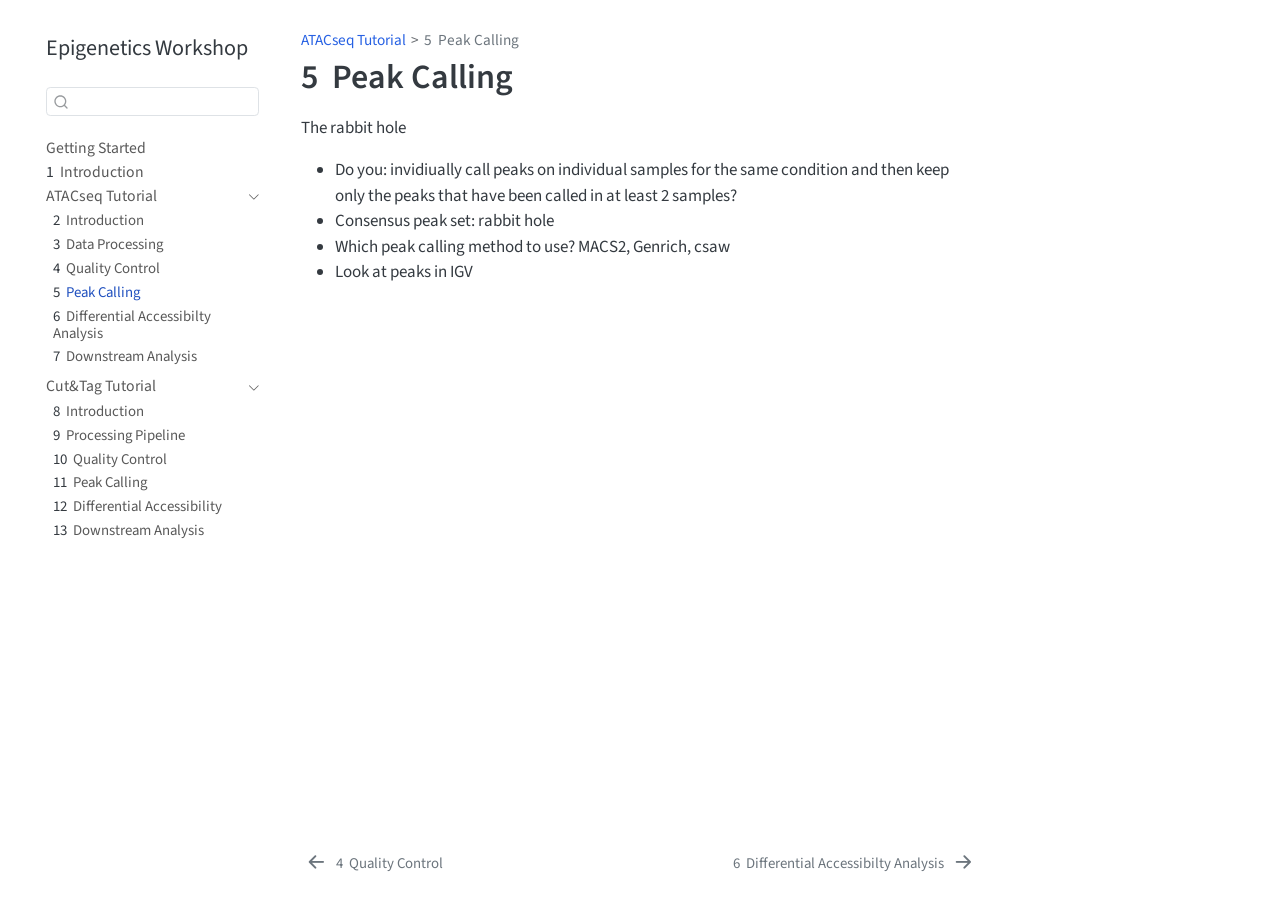
<file: 04_atacseq_peak_calling.html>
<!DOCTYPE html>
<html xmlns="http://www.w3.org/1999/xhtml" lang="en" xml:lang="en"><head>

<meta charset="utf-8">
<meta name="generator" content="quarto-1.9.38">

<meta name="viewport" content="width=device-width, initial-scale=1.0, user-scalable=yes">


<title>5&nbsp; Peak Calling – Epigenetics Workshop</title>
<style>
/* Default styles provided by pandoc.
** See https://pandoc.org/MANUAL.html#variables-for-html for config info.
*/
code{white-space: pre-wrap;}
span.smallcaps{font-variant: small-caps;}
div.columns{display: flex; gap: min(4vw, 1.5em);}
div.column{flex: auto; overflow-x: auto;}
div.hanging-indent{margin-left: 1.5em; text-indent: -1.5em;}
ul.task-list{list-style: none;}
ul.task-list li input[type="checkbox"] {
  width: 0.8em;
  margin: 0 0.8em 0.2em -1em; /* quarto-specific, see https://github.com/quarto-dev/quarto-cli/issues/4556 */ 
  vertical-align: middle;
}
</style>


<script src="site_libs/quarto-nav/quarto-nav.js"></script>
<script src="site_libs/quarto-nav/headroom.min.js"></script>
<script src="site_libs/clipboard/clipboard.min.js"></script>
<script src="site_libs/quarto-search/autocomplete.umd.js"></script>
<script src="site_libs/quarto-search/fuse.min.js"></script>
<script src="site_libs/quarto-search/quarto-search.js"></script>
<meta name="quarto:offset" content="./">
<link href="./05_atacseq_differential_accessibility.html" rel="next">
<link href="./03_atacseq_qc.html" rel="prev">
<script src="site_libs/quarto-html/quarto.js" type="module"></script>
<script src="site_libs/quarto-html/tabsets/tabsets.js" type="module"></script>
<script src="site_libs/quarto-html/popper.min.js"></script>
<script src="site_libs/quarto-html/tippy.umd.min.js"></script>
<script src="site_libs/quarto-html/anchor.min.js"></script>
<link href="site_libs/quarto-html/tippy.css" rel="stylesheet">
<link href="site_libs/quarto-html/quarto-syntax-highlighting-15634bcf2e68342d4ad2dfa704d543f6.css" rel="stylesheet" id="quarto-text-highlighting-styles">
<script src="site_libs/bootstrap/bootstrap.min.js"></script>
<link href="site_libs/bootstrap/bootstrap-icons.css" rel="stylesheet">
<link href="site_libs/bootstrap/bootstrap-48abc47ddc2cbc14860ddec9e9fdb395.min.css" rel="stylesheet" append-hash="true" id="quarto-bootstrap" data-mode="light">
<script id="quarto-search-options" type="application/json">{
  "location": "sidebar",
  "copy-button": false,
  "collapse-after": 3,
  "panel-placement": "start",
  "type": "textbox",
  "limit": 50,
  "keyboard-shortcut": [
    "f",
    "/",
    "s"
  ],
  "show-item-context": false,
  "language": {
    "search-no-results-text": "No results",
    "search-matching-documents-text": "matching documents",
    "search-copy-link-title": "Copy link to search",
    "search-hide-matches-text": "Hide additional matches",
    "search-more-match-text": "more match in this document",
    "search-more-matches-text": "more matches in this document",
    "search-clear-button-title": "Clear",
    "search-text-placeholder": "",
    "search-detached-cancel-button-title": "Cancel",
    "search-submit-button-title": "Submit",
    "search-label": "Search"
  }
}</script>


</head>

<body class="nav-sidebar floating quarto-light">

<div id="quarto-search-results"></div>
  <header id="quarto-header" class="headroom fixed-top">
  <nav class="quarto-secondary-nav">
    <div class="container-fluid d-flex">
      <button type="button" class="quarto-btn-toggle btn" data-bs-toggle="collapse" role="button" data-bs-target=".quarto-sidebar-collapse-item" aria-controls="quarto-sidebar" aria-expanded="false" aria-label="Toggle sidebar navigation" onclick="if (window.quartoToggleHeadroom) { window.quartoToggleHeadroom(); }">
        <i class="bi bi-layout-text-sidebar-reverse"></i>
      </button>
        <nav class="quarto-page-breadcrumbs" aria-label="breadcrumb"><ol class="breadcrumb"><li class="breadcrumb-item"><a href="./01_atacseq_introduction.html">ATACseq Tutorial</a></li><li class="breadcrumb-item"><a href="./04_atacseq_peak_calling.html"><span class="chapter-number">5</span>&nbsp; <span class="chapter-title">Peak Calling</span></a></li></ol></nav>
        <a class="flex-grow-1" role="navigation" data-bs-toggle="collapse" data-bs-target=".quarto-sidebar-collapse-item" aria-controls="quarto-sidebar" aria-expanded="false" aria-label="Toggle sidebar navigation" onclick="if (window.quartoToggleHeadroom) { window.quartoToggleHeadroom(); }">      
        </a>
      <button type="button" class="btn quarto-search-button" aria-label="Search" onclick="window.quartoOpenSearch();">
        <i class="bi bi-search"></i>
      </button>
    </div>
  </nav>
</header>
<!-- content -->
<div id="quarto-content" class="quarto-container page-columns page-rows-contents page-layout-article">
<!-- sidebar -->
  <nav id="quarto-sidebar" class="sidebar collapse collapse-horizontal quarto-sidebar-collapse-item sidebar-navigation floating overflow-auto">
    <div class="pt-lg-2 mt-2 text-left sidebar-header">
    <div class="sidebar-title mb-0 py-0">
      <a href="./">Epigenetics Workshop</a> 
    </div>
      </div>
        <div class="mt-2 flex-shrink-0 align-items-center">
        <div class="sidebar-search">
        <div id="quarto-search" class="" title="Search"></div>
        </div>
        </div>
    <div class="sidebar-menu-container"> 
    <ul class="list-unstyled mt-1">
        <li class="sidebar-item">
  <div class="sidebar-item-container"> 
  <a href="./index.html" class="sidebar-item-text sidebar-link">
 <span class="menu-text">Getting Started</span></a>
  </div>
</li>
        <li class="sidebar-item">
  <div class="sidebar-item-container"> 
  <a href="./00_introduction.html" class="sidebar-item-text sidebar-link">
 <span class="menu-text"><span class="chapter-number">1</span>&nbsp; <span class="chapter-title">Introduction</span></span></a>
  </div>
</li>
        <li class="sidebar-item sidebar-item-section">
      <div class="sidebar-item-container"> 
            <a class="sidebar-item-text sidebar-link text-start" data-bs-toggle="collapse" data-bs-target="#quarto-sidebar-section-1" role="navigation" aria-expanded="true">
 <span class="menu-text">ATACseq Tutorial</span></a>
          <a class="sidebar-item-toggle text-start" data-bs-toggle="collapse" data-bs-target="#quarto-sidebar-section-1" role="navigation" aria-expanded="true" aria-label="Toggle section">
            <i class="bi bi-chevron-right ms-2"></i>
          </a> 
      </div>
      <ul id="quarto-sidebar-section-1" class="collapse list-unstyled sidebar-section depth1 show">  
          <li class="sidebar-item">
  <div class="sidebar-item-container"> 
  <a href="./01_atacseq_introduction.html" class="sidebar-item-text sidebar-link">
 <span class="menu-text"><span class="chapter-number">2</span>&nbsp; <span class="chapter-title">Introduction</span></span></a>
  </div>
</li>
          <li class="sidebar-item">
  <div class="sidebar-item-container"> 
  <a href="./02_atacseq_processing.html" class="sidebar-item-text sidebar-link">
 <span class="menu-text"><span class="chapter-number">3</span>&nbsp; <span class="chapter-title">Data Processing</span></span></a>
  </div>
</li>
          <li class="sidebar-item">
  <div class="sidebar-item-container"> 
  <a href="./03_atacseq_qc.html" class="sidebar-item-text sidebar-link">
 <span class="menu-text"><span class="chapter-number">4</span>&nbsp; <span class="chapter-title">Quality Control</span></span></a>
  </div>
</li>
          <li class="sidebar-item">
  <div class="sidebar-item-container"> 
  <a href="./04_atacseq_peak_calling.html" class="sidebar-item-text sidebar-link active">
 <span class="menu-text"><span class="chapter-number">5</span>&nbsp; <span class="chapter-title">Peak Calling</span></span></a>
  </div>
</li>
          <li class="sidebar-item">
  <div class="sidebar-item-container"> 
  <a href="./05_atacseq_differential_accessibility.html" class="sidebar-item-text sidebar-link">
 <span class="menu-text"><span class="chapter-number">6</span>&nbsp; <span class="chapter-title">Differential Accessibilty Analysis</span></span></a>
  </div>
</li>
          <li class="sidebar-item">
  <div class="sidebar-item-container"> 
  <a href="./06_atacseq_downstream_analysis.html" class="sidebar-item-text sidebar-link">
 <span class="menu-text"><span class="chapter-number">7</span>&nbsp; <span class="chapter-title">Downstream Analysis</span></span></a>
  </div>
</li>
      </ul>
  </li>
        <li class="sidebar-item sidebar-item-section">
      <div class="sidebar-item-container"> 
            <a class="sidebar-item-text sidebar-link text-start" data-bs-toggle="collapse" data-bs-target="#quarto-sidebar-section-2" role="navigation" aria-expanded="true">
 <span class="menu-text">Cut&amp;Tag Tutorial</span></a>
          <a class="sidebar-item-toggle text-start" data-bs-toggle="collapse" data-bs-target="#quarto-sidebar-section-2" role="navigation" aria-expanded="true" aria-label="Toggle section">
            <i class="bi bi-chevron-right ms-2"></i>
          </a> 
      </div>
      <ul id="quarto-sidebar-section-2" class="collapse list-unstyled sidebar-section depth1 show">  
          <li class="sidebar-item">
  <div class="sidebar-item-container"> 
  <a href="./07_cuttag_introduction.html" class="sidebar-item-text sidebar-link">
 <span class="menu-text"><span class="chapter-number">8</span>&nbsp; <span class="chapter-title">Introduction</span></span></a>
  </div>
</li>
          <li class="sidebar-item">
  <div class="sidebar-item-container"> 
  <a href="./08_cuttag_processing.html" class="sidebar-item-text sidebar-link">
 <span class="menu-text"><span class="chapter-number">9</span>&nbsp; <span class="chapter-title">Processing Pipeline</span></span></a>
  </div>
</li>
          <li class="sidebar-item">
  <div class="sidebar-item-container"> 
  <a href="./09_cuttag_qc.html" class="sidebar-item-text sidebar-link">
 <span class="menu-text"><span class="chapter-number">10</span>&nbsp; <span class="chapter-title">Quality Control</span></span></a>
  </div>
</li>
          <li class="sidebar-item">
  <div class="sidebar-item-container"> 
  <a href="./10_cuttag_peak_calling.html" class="sidebar-item-text sidebar-link">
 <span class="menu-text"><span class="chapter-number">11</span>&nbsp; <span class="chapter-title">Peak Calling</span></span></a>
  </div>
</li>
          <li class="sidebar-item">
  <div class="sidebar-item-container"> 
  <a href="./11_cuttag_differential_accessibilty.html" class="sidebar-item-text sidebar-link">
 <span class="menu-text"><span class="chapter-number">12</span>&nbsp; <span class="chapter-title">Differential Accessibility</span></span></a>
  </div>
</li>
          <li class="sidebar-item">
  <div class="sidebar-item-container"> 
  <a href="./12_cuttag_downstream_analysis.html" class="sidebar-item-text sidebar-link">
 <span class="menu-text"><span class="chapter-number">13</span>&nbsp; <span class="chapter-title">Downstream Analysis</span></span></a>
  </div>
</li>
      </ul>
  </li>
    </ul>
    </div>
</nav>
<div id="quarto-sidebar-glass" class="quarto-sidebar-collapse-item" data-bs-toggle="collapse" data-bs-target=".quarto-sidebar-collapse-item"></div>
<!-- margin-sidebar -->
    <div id="quarto-margin-sidebar" class="sidebar margin-sidebar zindex-bottom">
        
    </div>
<!-- main -->
<main class="content" id="quarto-document-content">

<header id="title-block-header" class="quarto-title-block default"><nav class="quarto-page-breadcrumbs quarto-title-breadcrumbs d-none d-lg-block" aria-label="breadcrumb"><ol class="breadcrumb"><li class="breadcrumb-item"><a href="./01_atacseq_introduction.html">ATACseq Tutorial</a></li><li class="breadcrumb-item"><a href="./04_atacseq_peak_calling.html"><span class="chapter-number">5</span>&nbsp; <span class="chapter-title">Peak Calling</span></a></li></ol></nav>
<div class="quarto-title">
<h1 class="title"><span class="chapter-number">5</span>&nbsp; <span class="chapter-title">Peak Calling</span></h1>
</div>



<div class="quarto-title-meta">

    
  
    
  </div>
  


</header>


<p>The rabbit hole</p>
<ul>
<li>Do you: invidiually call peaks on individual samples for the same condition and then keep only the peaks that have been called in at least 2 samples?</li>
<li>Consensus peak set: rabbit hole</li>
<li>Which peak calling method to use? MACS2, Genrich, csaw</li>
<li>Look at peaks in IGV</li>
</ul>



</main> <!-- /main -->
<script id="quarto-html-after-body" type="application/javascript">
  window.document.addEventListener("DOMContentLoaded", function (event) {
    const icon = "";
    const anchorJS = new window.AnchorJS();
    anchorJS.options = {
      placement: 'right',
      icon: icon
    };
    anchorJS.add('.anchored');
    const isCodeAnnotation = (el) => {
      for (const clz of el.classList) {
        if (clz.startsWith('code-annotation-')) {                     
          return true;
        }
      }
      return false;
    }
    const onCopySuccess = function(e) {
      // button target
      const button = e.trigger;
      // don't keep focus
      button.blur();
      // flash "checked"
      button.classList.add('code-copy-button-checked');
      var currentTitle = button.getAttribute("title");
      button.setAttribute("title", "Copied!");
      let tooltip;
      if (window.bootstrap) {
        button.setAttribute("data-bs-toggle", "tooltip");
        button.setAttribute("data-bs-placement", "left");
        button.setAttribute("data-bs-title", "Copied!");
        tooltip = new bootstrap.Tooltip(button, 
          { trigger: "manual", 
            customClass: "code-copy-button-tooltip",
            offset: [0, -8]});
        tooltip.show();    
      }
      setTimeout(function() {
        if (tooltip) {
          tooltip.hide();
          button.removeAttribute("data-bs-title");
          button.removeAttribute("data-bs-toggle");
          button.removeAttribute("data-bs-placement");
        }
        button.setAttribute("title", currentTitle);
        button.classList.remove('code-copy-button-checked');
      }, 1000);
      // clear code selection
      e.clearSelection();
    }
    const getTextToCopy = function(trigger) {
      const outerScaffold = trigger.parentElement.cloneNode(true);
      const codeEl = outerScaffold.querySelector('code');
      for (const childEl of codeEl.children) {
        if (isCodeAnnotation(childEl)) {
          childEl.remove();
        }
      }
      return codeEl.innerText;
    }
    const clipboard = new window.ClipboardJS('.code-copy-button:not([data-in-quarto-modal])', {
      text: getTextToCopy
    });
    clipboard.on('success', onCopySuccess);
    if (window.document.getElementById('quarto-embedded-source-code-modal')) {
      const clipboardModal = new window.ClipboardJS('.code-copy-button[data-in-quarto-modal]', {
        text: getTextToCopy,
        container: window.document.getElementById('quarto-embedded-source-code-modal')
      });
      clipboardModal.on('success', onCopySuccess);
    }
      var localhostRegex = new RegExp(/^(?:http|https):\/\/localhost\:?[0-9]*\//);
      var mailtoRegex = new RegExp(/^mailto:/);
        var filterRegex = new RegExp('/' + window.location.host + '/');
      var isInternal = (href) => {
          return filterRegex.test(href) || localhostRegex.test(href) || mailtoRegex.test(href);
      }
      // Inspect non-navigation links and adorn them if external
     var links = window.document.querySelectorAll('a[href]:not(.nav-link):not(.navbar-brand):not(.toc-action):not(.sidebar-link):not(.sidebar-item-toggle):not(.pagination-link):not(.no-external):not([aria-hidden]):not(.dropdown-item):not(.quarto-navigation-tool):not(.about-link)');
      for (var i=0; i<links.length; i++) {
        const link = links[i];
        if (!isInternal(link.href)) {
          // undo the damage that might have been done by quarto-nav.js in the case of
          // links that we want to consider external
          if (link.dataset.originalHref !== undefined) {
            link.href = link.dataset.originalHref;
          }
        }
      }
    function tippyHover(el, contentFn, onTriggerFn, onUntriggerFn) {
      const config = {
        allowHTML: true,
        maxWidth: 500,
        delay: 100,
        arrow: false,
        appendTo: function(el) {
            return el.parentElement;
        },
        interactive: true,
        interactiveBorder: 10,
        theme: 'quarto',
        placement: 'bottom-start',
      };
      if (contentFn) {
        config.content = contentFn;
      }
      if (onTriggerFn) {
        config.onTrigger = onTriggerFn;
      }
      if (onUntriggerFn) {
        config.onUntrigger = onUntriggerFn;
      }
      window.tippy(el, config); 
    }
    const noterefs = window.document.querySelectorAll('a[role="doc-noteref"]');
    for (var i=0; i<noterefs.length; i++) {
      const ref = noterefs[i];
      tippyHover(ref, function() {
        // use id or data attribute instead here
        let href = ref.getAttribute('data-footnote-href') || ref.getAttribute('href');
        try { href = new URL(href).hash; } catch {}
        const id = href.replace(/^#\/?/, "");
        const note = window.document.getElementById(id);
        if (note) {
          return note.innerHTML;
        } else {
          return "";
        }
      });
    }
    const xrefs = window.document.querySelectorAll('a.quarto-xref');
    const processXRef = (id, note) => {
      // Strip column container classes
      const stripColumnClz = (el) => {
        el.classList.remove("page-full", "page-columns");
        if (el.children) {
          for (const child of el.children) {
            stripColumnClz(child);
          }
        }
      }
      stripColumnClz(note)
      if (id === null || id.startsWith('sec-')) {
        // Special case sections, only their first couple elements
        const container = document.createElement("div");
        if (note.children && note.children.length > 2) {
          container.appendChild(note.children[0].cloneNode(true));
          for (let i = 1; i < note.children.length; i++) {
            const child = note.children[i];
            if (child.tagName === "P" && child.innerText === "") {
              continue;
            } else {
              container.appendChild(child.cloneNode(true));
              break;
            }
          }
          if (window.Quarto?.typesetMath) {
            window.Quarto.typesetMath(container);
          }
          return container.innerHTML
        } else {
          if (window.Quarto?.typesetMath) {
            window.Quarto.typesetMath(note);
          }
          return note.innerHTML;
        }
      } else {
        // Remove any anchor links if they are present
        const anchorLink = note.querySelector('a.anchorjs-link');
        if (anchorLink) {
          anchorLink.remove();
        }
        if (window.Quarto?.typesetMath) {
          window.Quarto.typesetMath(note);
        }
        if (note.classList.contains("callout")) {
          return note.outerHTML;
        } else {
          return note.innerHTML;
        }
      }
    }
    for (var i=0; i<xrefs.length; i++) {
      const xref = xrefs[i];
      tippyHover(xref, undefined, function(instance) {
        instance.disable();
        let url = xref.getAttribute('href');
        let hash = undefined; 
        if (url.startsWith('#')) {
          hash = url;
        } else {
          try { hash = new URL(url).hash; } catch {}
        }
        if (hash) {
          const id = hash.replace(/^#\/?/, "");
          const note = window.document.getElementById(id);
          if (note !== null) {
            try {
              const html = processXRef(id, note.cloneNode(true));
              instance.setContent(html);
            } finally {
              instance.enable();
              instance.show();
            }
          } else {
            // See if we can fetch this
            fetch(url.split('#')[0])
            .then(res => res.text())
            .then(html => {
              const parser = new DOMParser();
              const htmlDoc = parser.parseFromString(html, "text/html");
              const note = htmlDoc.getElementById(id);
              if (note !== null) {
                const html = processXRef(id, note);
                instance.setContent(html);
              } 
            }).finally(() => {
              instance.enable();
              instance.show();
            });
          }
        } else {
          // See if we can fetch a full url (with no hash to target)
          // This is a special case and we should probably do some content thinning / targeting
          fetch(url)
          .then(res => res.text())
          .then(html => {
            const parser = new DOMParser();
            const htmlDoc = parser.parseFromString(html, "text/html");
            const note = htmlDoc.querySelector('main.content');
            if (note !== null) {
              // This should only happen for chapter cross references
              // (since there is no id in the URL)
              // remove the first header
              if (note.children.length > 0 && note.children[0].tagName === "HEADER") {
                note.children[0].remove();
              }
              const html = processXRef(null, note);
              instance.setContent(html);
            } 
          }).finally(() => {
            instance.enable();
            instance.show();
          });
        }
      }, function(instance) {
      });
    }
        let selectedAnnoteEl;
        const selectorForAnnotation = ( cell, annotation) => {
          let cellAttr = 'data-code-cell="' + cell + '"';
          let lineAttr = 'data-code-annotation="' +  annotation + '"';
          const selector = 'span[' + cellAttr + '][' + lineAttr + ']';
          return selector;
        }
        const selectCodeLines = (annoteEl) => {
          const doc = window.document;
          const targetCell = annoteEl.getAttribute("data-target-cell");
          const targetAnnotation = annoteEl.getAttribute("data-target-annotation");
          const annoteSpan = window.document.querySelector(selectorForAnnotation(targetCell, targetAnnotation));
          const lines = annoteSpan.getAttribute("data-code-lines").split(",");
          const lineIds = lines.map((line) => {
            return targetCell + "-" + line;
          })
          let top = null;
          let height = null;
          let parent = null;
          if (lineIds.length > 0) {
              //compute the position of the single el (top and bottom and make a div)
              const el = window.document.getElementById(lineIds[0]);
              top = el.offsetTop;
              height = el.offsetHeight;
              parent = el.parentElement.parentElement;
            if (lineIds.length > 1) {
              const lastEl = window.document.getElementById(lineIds[lineIds.length - 1]);
              const bottom = lastEl.offsetTop + lastEl.offsetHeight;
              height = bottom - top;
            }
            if (top !== null && height !== null && parent !== null) {
              // cook up a div (if necessary) and position it 
              let div = window.document.getElementById("code-annotation-line-highlight");
              if (div === null) {
                div = window.document.createElement("div");
                div.setAttribute("id", "code-annotation-line-highlight");
                div.style.position = 'absolute';
                parent.appendChild(div);
              }
              div.style.top = top - 2 + "px";
              div.style.height = height + 4 + "px";
              div.style.left = 0;
              let gutterDiv = window.document.getElementById("code-annotation-line-highlight-gutter");
              if (gutterDiv === null) {
                gutterDiv = window.document.createElement("div");
                gutterDiv.setAttribute("id", "code-annotation-line-highlight-gutter");
                gutterDiv.style.position = 'absolute';
                const codeCell = window.document.getElementById(targetCell);
                const gutter = codeCell.querySelector('.code-annotation-gutter');
                gutter.appendChild(gutterDiv);
              }
              gutterDiv.style.top = top - 2 + "px";
              gutterDiv.style.height = height + 4 + "px";
            }
            selectedAnnoteEl = annoteEl;
          }
        };
        const unselectCodeLines = () => {
          const elementsIds = ["code-annotation-line-highlight", "code-annotation-line-highlight-gutter"];
          elementsIds.forEach((elId) => {
            const div = window.document.getElementById(elId);
            if (div) {
              div.remove();
            }
          });
          selectedAnnoteEl = undefined;
        };
          // Handle positioning of the toggle
      window.addEventListener(
        "resize",
        throttle(() => {
          elRect = undefined;
          if (selectedAnnoteEl) {
            selectCodeLines(selectedAnnoteEl);
          }
        }, 10)
      );
      function throttle(fn, ms) {
      let throttle = false;
      let timer;
        return (...args) => {
          if(!throttle) { // first call gets through
              fn.apply(this, args);
              throttle = true;
          } else { // all the others get throttled
              if(timer) clearTimeout(timer); // cancel #2
              timer = setTimeout(() => {
                fn.apply(this, args);
                timer = throttle = false;
              }, ms);
          }
        };
      }
        // Attach click handler to the DT
        const annoteDls = window.document.querySelectorAll('dt[data-target-cell]');
        for (const annoteDlNode of annoteDls) {
          annoteDlNode.addEventListener('click', (event) => {
            const clickedEl = event.target;
            if (clickedEl !== selectedAnnoteEl) {
              unselectCodeLines();
              const activeEl = window.document.querySelector('dt[data-target-cell].code-annotation-active');
              if (activeEl) {
                activeEl.classList.remove('code-annotation-active');
              }
              selectCodeLines(clickedEl);
              clickedEl.classList.add('code-annotation-active');
            } else {
              // Unselect the line
              unselectCodeLines();
              clickedEl.classList.remove('code-annotation-active');
            }
          });
        }
    const findCites = (el) => {
      const parentEl = el.parentElement;
      if (parentEl) {
        const cites = parentEl.dataset.cites;
        if (cites) {
          return {
            el,
            cites: cites.split(' ')
          };
        } else {
          return findCites(el.parentElement)
        }
      } else {
        return undefined;
      }
    };
    var bibliorefs = window.document.querySelectorAll('a[role="doc-biblioref"]');
    for (var i=0; i<bibliorefs.length; i++) {
      const ref = bibliorefs[i];
      const citeInfo = findCites(ref);
      if (citeInfo) {
        tippyHover(citeInfo.el, function() {
          var popup = window.document.createElement('div');
          citeInfo.cites.forEach(function(cite) {
            var citeDiv = window.document.createElement('div');
            citeDiv.classList.add('hanging-indent');
            citeDiv.classList.add('csl-entry');
            var biblioDiv = window.document.getElementById('ref-' + cite);
            if (biblioDiv) {
              citeDiv.innerHTML = biblioDiv.innerHTML;
            }
            popup.appendChild(citeDiv);
          });
          return popup.innerHTML;
        });
      }
    }
  });
  </script>
<nav class="page-navigation">
  <div class="nav-page nav-page-previous">
      <a href="./03_atacseq_qc.html" class="pagination-link" aria-label="Quality Control">
        <i class="bi bi-arrow-left-short"></i> <span class="nav-page-text"><span class="chapter-number">4</span>&nbsp; <span class="chapter-title">Quality Control</span></span>
      </a>          
  </div>
  <div class="nav-page nav-page-next">
      <a href="./05_atacseq_differential_accessibility.html" class="pagination-link" aria-label="Differential Accessibilty Analysis">
        <span class="nav-page-text"><span class="chapter-number">6</span>&nbsp; <span class="chapter-title">Differential Accessibilty Analysis</span></span> <i class="bi bi-arrow-right-short"></i>
      </a>
  </div>
</nav>
</div> <!-- /content -->




</body></html>
</file>
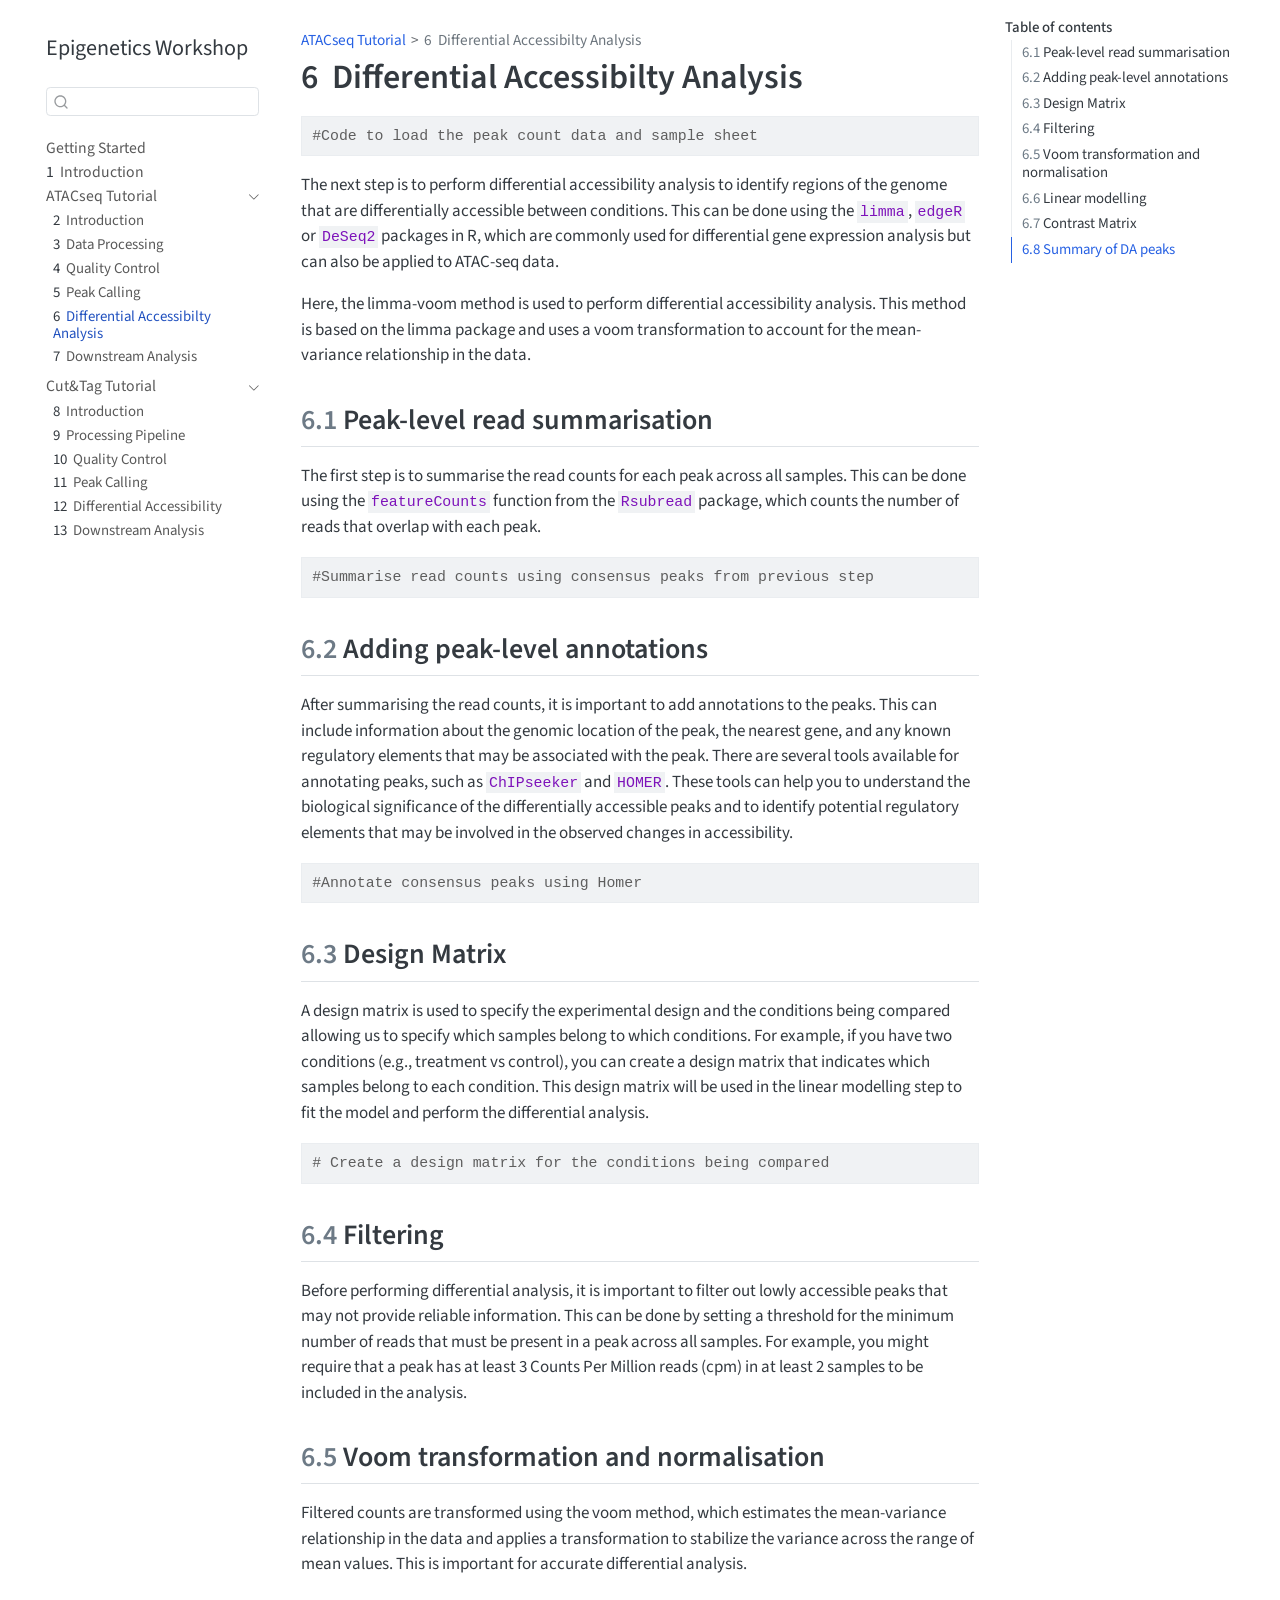
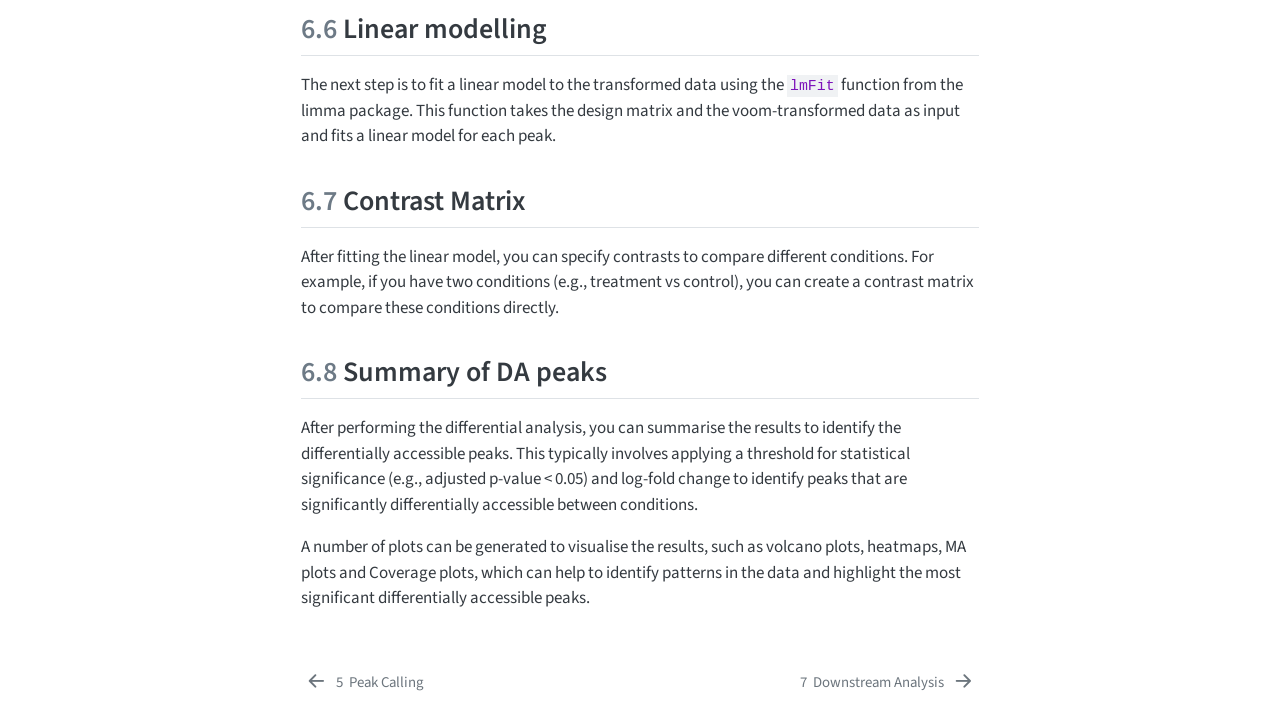
<file: 05_atacseq_differential_accessibility.html>
<!DOCTYPE html>
<html xmlns="http://www.w3.org/1999/xhtml" lang="en" xml:lang="en"><head>

<meta charset="utf-8">
<meta name="generator" content="quarto-1.9.38">

<meta name="viewport" content="width=device-width, initial-scale=1.0, user-scalable=yes">


<title>6&nbsp; Differential Accessibilty Analysis – Epigenetics Workshop</title>
<style>
/* Default styles provided by pandoc.
** See https://pandoc.org/MANUAL.html#variables-for-html for config info.
*/
code{white-space: pre-wrap;}
span.smallcaps{font-variant: small-caps;}
div.columns{display: flex; gap: min(4vw, 1.5em);}
div.column{flex: auto; overflow-x: auto;}
div.hanging-indent{margin-left: 1.5em; text-indent: -1.5em;}
ul.task-list{list-style: none;}
ul.task-list li input[type="checkbox"] {
  width: 0.8em;
  margin: 0 0.8em 0.2em -1em; /* quarto-specific, see https://github.com/quarto-dev/quarto-cli/issues/4556 */ 
  vertical-align: middle;
}
/* CSS for syntax highlighting */
html { -webkit-text-size-adjust: 100%; }
pre > code.sourceCode { white-space: pre; position: relative; }
pre > code.sourceCode > span { display: inline-block; line-height: 1.25; }
pre > code.sourceCode > span:empty { height: 1.2em; }
.sourceCode { overflow: visible; }
code.sourceCode > span { color: inherit; text-decoration: inherit; }
div.sourceCode { margin: 1em 0; }
pre.sourceCode { margin: 0; }
@media screen {
div.sourceCode { overflow: auto; }
}
@media print {
pre > code.sourceCode { white-space: pre-wrap; }
pre > code.sourceCode > span { text-indent: -5em; padding-left: 5em; }
}
pre.numberSource code
  { counter-reset: source-line 0; }
pre.numberSource code > span
  { position: relative; left: -4em; counter-increment: source-line; }
pre.numberSource code > span > a:first-child::before
  { content: counter(source-line);
    position: relative; left: -1em; text-align: right; vertical-align: baseline;
    border: none; display: inline-block;
    -webkit-touch-callout: none; -webkit-user-select: none;
    -khtml-user-select: none; -moz-user-select: none;
    -ms-user-select: none; user-select: none;
    padding: 0 4px; width: 4em;
  }
pre.numberSource { margin-left: 3em;  padding-left: 4px; }
div.sourceCode
  {   }
@media screen {
pre > code.sourceCode > span > a:first-child::before { text-decoration: underline; }
}
</style>


<script src="site_libs/quarto-nav/quarto-nav.js"></script>
<script src="site_libs/quarto-nav/headroom.min.js"></script>
<script src="site_libs/clipboard/clipboard.min.js"></script>
<script src="site_libs/quarto-search/autocomplete.umd.js"></script>
<script src="site_libs/quarto-search/fuse.min.js"></script>
<script src="site_libs/quarto-search/quarto-search.js"></script>
<meta name="quarto:offset" content="./">
<link href="./06_atacseq_downstream_analysis.html" rel="next">
<link href="./04_atacseq_peak_calling.html" rel="prev">
<script src="site_libs/quarto-html/quarto.js" type="module"></script>
<script src="site_libs/quarto-html/tabsets/tabsets.js" type="module"></script>
<script src="site_libs/quarto-html/popper.min.js"></script>
<script src="site_libs/quarto-html/tippy.umd.min.js"></script>
<script src="site_libs/quarto-html/anchor.min.js"></script>
<link href="site_libs/quarto-html/tippy.css" rel="stylesheet">
<link href="site_libs/quarto-html/quarto-syntax-highlighting-15634bcf2e68342d4ad2dfa704d543f6.css" rel="stylesheet" id="quarto-text-highlighting-styles">
<script src="site_libs/bootstrap/bootstrap.min.js"></script>
<link href="site_libs/bootstrap/bootstrap-icons.css" rel="stylesheet">
<link href="site_libs/bootstrap/bootstrap-48abc47ddc2cbc14860ddec9e9fdb395.min.css" rel="stylesheet" append-hash="true" id="quarto-bootstrap" data-mode="light">
<script id="quarto-search-options" type="application/json">{
  "location": "sidebar",
  "copy-button": false,
  "collapse-after": 3,
  "panel-placement": "start",
  "type": "textbox",
  "limit": 50,
  "keyboard-shortcut": [
    "f",
    "/",
    "s"
  ],
  "show-item-context": false,
  "language": {
    "search-no-results-text": "No results",
    "search-matching-documents-text": "matching documents",
    "search-copy-link-title": "Copy link to search",
    "search-hide-matches-text": "Hide additional matches",
    "search-more-match-text": "more match in this document",
    "search-more-matches-text": "more matches in this document",
    "search-clear-button-title": "Clear",
    "search-text-placeholder": "",
    "search-detached-cancel-button-title": "Cancel",
    "search-submit-button-title": "Submit",
    "search-label": "Search"
  }
}</script>


</head>

<body class="nav-sidebar floating quarto-light">

<div id="quarto-search-results"></div>
  <header id="quarto-header" class="headroom fixed-top">
  <nav class="quarto-secondary-nav">
    <div class="container-fluid d-flex">
      <button type="button" class="quarto-btn-toggle btn" data-bs-toggle="collapse" role="button" data-bs-target=".quarto-sidebar-collapse-item" aria-controls="quarto-sidebar" aria-expanded="false" aria-label="Toggle sidebar navigation" onclick="if (window.quartoToggleHeadroom) { window.quartoToggleHeadroom(); }">
        <i class="bi bi-layout-text-sidebar-reverse"></i>
      </button>
        <nav class="quarto-page-breadcrumbs" aria-label="breadcrumb"><ol class="breadcrumb"><li class="breadcrumb-item"><a href="./01_atacseq_introduction.html">ATACseq Tutorial</a></li><li class="breadcrumb-item"><a href="./05_atacseq_differential_accessibility.html"><span class="chapter-number">6</span>&nbsp; <span class="chapter-title">Differential Accessibilty Analysis</span></a></li></ol></nav>
        <a class="flex-grow-1" role="navigation" data-bs-toggle="collapse" data-bs-target=".quarto-sidebar-collapse-item" aria-controls="quarto-sidebar" aria-expanded="false" aria-label="Toggle sidebar navigation" onclick="if (window.quartoToggleHeadroom) { window.quartoToggleHeadroom(); }">      
        </a>
      <button type="button" class="btn quarto-search-button" aria-label="Search" onclick="window.quartoOpenSearch();">
        <i class="bi bi-search"></i>
      </button>
    </div>
  </nav>
</header>
<!-- content -->
<div id="quarto-content" class="quarto-container page-columns page-rows-contents page-layout-article">
<!-- sidebar -->
  <nav id="quarto-sidebar" class="sidebar collapse collapse-horizontal quarto-sidebar-collapse-item sidebar-navigation floating overflow-auto">
    <div class="pt-lg-2 mt-2 text-left sidebar-header">
    <div class="sidebar-title mb-0 py-0">
      <a href="./">Epigenetics Workshop</a> 
    </div>
      </div>
        <div class="mt-2 flex-shrink-0 align-items-center">
        <div class="sidebar-search">
        <div id="quarto-search" class="" title="Search"></div>
        </div>
        </div>
    <div class="sidebar-menu-container"> 
    <ul class="list-unstyled mt-1">
        <li class="sidebar-item">
  <div class="sidebar-item-container"> 
  <a href="./index.html" class="sidebar-item-text sidebar-link">
 <span class="menu-text">Getting Started</span></a>
  </div>
</li>
        <li class="sidebar-item">
  <div class="sidebar-item-container"> 
  <a href="./00_introduction.html" class="sidebar-item-text sidebar-link">
 <span class="menu-text"><span class="chapter-number">1</span>&nbsp; <span class="chapter-title">Introduction</span></span></a>
  </div>
</li>
        <li class="sidebar-item sidebar-item-section">
      <div class="sidebar-item-container"> 
            <a class="sidebar-item-text sidebar-link text-start" data-bs-toggle="collapse" data-bs-target="#quarto-sidebar-section-1" role="navigation" aria-expanded="true">
 <span class="menu-text">ATACseq Tutorial</span></a>
          <a class="sidebar-item-toggle text-start" data-bs-toggle="collapse" data-bs-target="#quarto-sidebar-section-1" role="navigation" aria-expanded="true" aria-label="Toggle section">
            <i class="bi bi-chevron-right ms-2"></i>
          </a> 
      </div>
      <ul id="quarto-sidebar-section-1" class="collapse list-unstyled sidebar-section depth1 show">  
          <li class="sidebar-item">
  <div class="sidebar-item-container"> 
  <a href="./01_atacseq_introduction.html" class="sidebar-item-text sidebar-link">
 <span class="menu-text"><span class="chapter-number">2</span>&nbsp; <span class="chapter-title">Introduction</span></span></a>
  </div>
</li>
          <li class="sidebar-item">
  <div class="sidebar-item-container"> 
  <a href="./02_atacseq_processing.html" class="sidebar-item-text sidebar-link">
 <span class="menu-text"><span class="chapter-number">3</span>&nbsp; <span class="chapter-title">Data Processing</span></span></a>
  </div>
</li>
          <li class="sidebar-item">
  <div class="sidebar-item-container"> 
  <a href="./03_atacseq_qc.html" class="sidebar-item-text sidebar-link">
 <span class="menu-text"><span class="chapter-number">4</span>&nbsp; <span class="chapter-title">Quality Control</span></span></a>
  </div>
</li>
          <li class="sidebar-item">
  <div class="sidebar-item-container"> 
  <a href="./04_atacseq_peak_calling.html" class="sidebar-item-text sidebar-link">
 <span class="menu-text"><span class="chapter-number">5</span>&nbsp; <span class="chapter-title">Peak Calling</span></span></a>
  </div>
</li>
          <li class="sidebar-item">
  <div class="sidebar-item-container"> 
  <a href="./05_atacseq_differential_accessibility.html" class="sidebar-item-text sidebar-link active">
 <span class="menu-text"><span class="chapter-number">6</span>&nbsp; <span class="chapter-title">Differential Accessibilty Analysis</span></span></a>
  </div>
</li>
          <li class="sidebar-item">
  <div class="sidebar-item-container"> 
  <a href="./06_atacseq_downstream_analysis.html" class="sidebar-item-text sidebar-link">
 <span class="menu-text"><span class="chapter-number">7</span>&nbsp; <span class="chapter-title">Downstream Analysis</span></span></a>
  </div>
</li>
      </ul>
  </li>
        <li class="sidebar-item sidebar-item-section">
      <div class="sidebar-item-container"> 
            <a class="sidebar-item-text sidebar-link text-start" data-bs-toggle="collapse" data-bs-target="#quarto-sidebar-section-2" role="navigation" aria-expanded="true">
 <span class="menu-text">Cut&amp;Tag Tutorial</span></a>
          <a class="sidebar-item-toggle text-start" data-bs-toggle="collapse" data-bs-target="#quarto-sidebar-section-2" role="navigation" aria-expanded="true" aria-label="Toggle section">
            <i class="bi bi-chevron-right ms-2"></i>
          </a> 
      </div>
      <ul id="quarto-sidebar-section-2" class="collapse list-unstyled sidebar-section depth1 show">  
          <li class="sidebar-item">
  <div class="sidebar-item-container"> 
  <a href="./07_cuttag_introduction.html" class="sidebar-item-text sidebar-link">
 <span class="menu-text"><span class="chapter-number">8</span>&nbsp; <span class="chapter-title">Introduction</span></span></a>
  </div>
</li>
          <li class="sidebar-item">
  <div class="sidebar-item-container"> 
  <a href="./08_cuttag_processing.html" class="sidebar-item-text sidebar-link">
 <span class="menu-text"><span class="chapter-number">9</span>&nbsp; <span class="chapter-title">Processing Pipeline</span></span></a>
  </div>
</li>
          <li class="sidebar-item">
  <div class="sidebar-item-container"> 
  <a href="./09_cuttag_qc.html" class="sidebar-item-text sidebar-link">
 <span class="menu-text"><span class="chapter-number">10</span>&nbsp; <span class="chapter-title">Quality Control</span></span></a>
  </div>
</li>
          <li class="sidebar-item">
  <div class="sidebar-item-container"> 
  <a href="./10_cuttag_peak_calling.html" class="sidebar-item-text sidebar-link">
 <span class="menu-text"><span class="chapter-number">11</span>&nbsp; <span class="chapter-title">Peak Calling</span></span></a>
  </div>
</li>
          <li class="sidebar-item">
  <div class="sidebar-item-container"> 
  <a href="./11_cuttag_differential_accessibilty.html" class="sidebar-item-text sidebar-link">
 <span class="menu-text"><span class="chapter-number">12</span>&nbsp; <span class="chapter-title">Differential Accessibility</span></span></a>
  </div>
</li>
          <li class="sidebar-item">
  <div class="sidebar-item-container"> 
  <a href="./12_cuttag_downstream_analysis.html" class="sidebar-item-text sidebar-link">
 <span class="menu-text"><span class="chapter-number">13</span>&nbsp; <span class="chapter-title">Downstream Analysis</span></span></a>
  </div>
</li>
      </ul>
  </li>
    </ul>
    </div>
</nav>
<div id="quarto-sidebar-glass" class="quarto-sidebar-collapse-item" data-bs-toggle="collapse" data-bs-target=".quarto-sidebar-collapse-item"></div>
<!-- margin-sidebar -->
    <div id="quarto-margin-sidebar" class="sidebar margin-sidebar">
        <nav id="TOC" role="doc-toc" class="toc-active">
    <h2 id="toc-title">Table of contents</h2>
   
  <ul>
  <li><a href="#peak-level-read-summarisation" id="toc-peak-level-read-summarisation" class="nav-link active" data-scroll-target="#peak-level-read-summarisation"><span class="header-section-number">6.1</span> Peak-level read summarisation</a></li>
  <li><a href="#adding-peak-level-annotations" id="toc-adding-peak-level-annotations" class="nav-link" data-scroll-target="#adding-peak-level-annotations"><span class="header-section-number">6.2</span> Adding peak-level annotations</a></li>
  <li><a href="#design-matrix" id="toc-design-matrix" class="nav-link" data-scroll-target="#design-matrix"><span class="header-section-number">6.3</span> Design Matrix</a></li>
  <li><a href="#filtering" id="toc-filtering" class="nav-link" data-scroll-target="#filtering"><span class="header-section-number">6.4</span> Filtering</a></li>
  <li><a href="#voom-transformation-and-normalisation" id="toc-voom-transformation-and-normalisation" class="nav-link" data-scroll-target="#voom-transformation-and-normalisation"><span class="header-section-number">6.5</span> Voom transformation and normalisation</a></li>
  <li><a href="#linear-modelling" id="toc-linear-modelling" class="nav-link" data-scroll-target="#linear-modelling"><span class="header-section-number">6.6</span> Linear modelling</a></li>
  <li><a href="#contrast-matrix" id="toc-contrast-matrix" class="nav-link" data-scroll-target="#contrast-matrix"><span class="header-section-number">6.7</span> Contrast Matrix</a></li>
  <li><a href="#summary-of-da-peaks" id="toc-summary-of-da-peaks" class="nav-link" data-scroll-target="#summary-of-da-peaks"><span class="header-section-number">6.8</span> Summary of DA peaks</a></li>
  </ul>
</nav>
    </div>
<!-- main -->
<main class="content" id="quarto-document-content">

<header id="title-block-header" class="quarto-title-block default"><nav class="quarto-page-breadcrumbs quarto-title-breadcrumbs d-none d-lg-block" aria-label="breadcrumb"><ol class="breadcrumb"><li class="breadcrumb-item"><a href="./01_atacseq_introduction.html">ATACseq Tutorial</a></li><li class="breadcrumb-item"><a href="./05_atacseq_differential_accessibility.html"><span class="chapter-number">6</span>&nbsp; <span class="chapter-title">Differential Accessibilty Analysis</span></a></li></ol></nav>
<div class="quarto-title">
<h1 class="title"><span class="chapter-number">6</span>&nbsp; <span class="chapter-title">Differential Accessibilty Analysis</span></h1>
</div>



<div class="quarto-title-meta">

    
  
    
  </div>
  


</header>


<div class="cell">
<div class="code-copy-outer-scaffold"><div class="sourceCode cell-code" id="cb1"><pre class="sourceCode r code-with-copy"><code class="sourceCode r"><span id="cb1-1"><a href="#cb1-1" aria-hidden="true" tabindex="-1"></a><span class="co">#Code to load the peak count data and sample sheet</span></span></code></pre></div><button title="Copy to Clipboard" class="code-copy-button"><i class="bi"></i></button></div>
</div>
<p>The next step is to perform differential accessibility analysis to identify regions of the genome that are differentially accessible between conditions. This can be done using the <code>limma</code>, <code>edgeR</code> or <code>DeSeq2</code> packages in R, which are commonly used for differential gene expression analysis but can also be applied to ATAC-seq data.</p>
<p>Here, the limma-voom method is used to perform differential accessibility analysis. This method is based on the limma package and uses a voom transformation to account for the mean-variance relationship in the data.</p>
<section id="peak-level-read-summarisation" class="level2" data-number="6.1">
<h2 data-number="6.1" class="anchored" data-anchor-id="peak-level-read-summarisation"><span class="header-section-number">6.1</span> Peak-level read summarisation</h2>
<p>The first step is to summarise the read counts for each peak across all samples. This can be done using the <code>featureCounts</code> function from the <code>Rsubread</code> package, which counts the number of reads that overlap with each peak.</p>
<div class="cell">
<div class="code-copy-outer-scaffold"><div class="sourceCode cell-code" id="cb2"><pre class="sourceCode r code-with-copy"><code class="sourceCode r"><span id="cb2-1"><a href="#cb2-1" aria-hidden="true" tabindex="-1"></a><span class="co">#Summarise read counts using consensus peaks from previous step </span></span></code></pre></div><button title="Copy to Clipboard" class="code-copy-button"><i class="bi"></i></button></div>
</div>
</section>
<section id="adding-peak-level-annotations" class="level2" data-number="6.2">
<h2 data-number="6.2" class="anchored" data-anchor-id="adding-peak-level-annotations"><span class="header-section-number">6.2</span> Adding peak-level annotations</h2>
<p>After summarising the read counts, it is important to add annotations to the peaks. This can include information about the genomic location of the peak, the nearest gene, and any known regulatory elements that may be associated with the peak. There are several tools available for annotating peaks, such as <code>ChIPseeker</code> and <code>HOMER</code>. These tools can help you to understand the biological significance of the differentially accessible peaks and to identify potential regulatory elements that may be involved in the observed changes in accessibility.</p>
<div class="cell">
<div class="code-copy-outer-scaffold"><div class="sourceCode cell-code" id="cb3"><pre class="sourceCode bash code-with-copy"><code class="sourceCode bash"><span id="cb3-1"><a href="#cb3-1" aria-hidden="true" tabindex="-1"></a><span class="co">#Annotate consensus peaks using Homer</span></span></code></pre></div><button title="Copy to Clipboard" class="code-copy-button"><i class="bi"></i></button></div>
</div>
</section>
<section id="design-matrix" class="level2" data-number="6.3">
<h2 data-number="6.3" class="anchored" data-anchor-id="design-matrix"><span class="header-section-number">6.3</span> Design Matrix</h2>
<p>A design matrix is used to specify the experimental design and the conditions being compared allowing us to specify which samples belong to which conditions. For example, if you have two conditions (e.g., treatment vs control), you can create a design matrix that indicates which samples belong to each condition. This design matrix will be used in the linear modelling step to fit the model and perform the differential analysis.</p>
<div class="cell">
<div class="code-copy-outer-scaffold"><div class="sourceCode cell-code" id="cb4"><pre class="sourceCode r code-with-copy"><code class="sourceCode r"><span id="cb4-1"><a href="#cb4-1" aria-hidden="true" tabindex="-1"></a><span class="co"># Create a design matrix for the conditions being compared</span></span></code></pre></div><button title="Copy to Clipboard" class="code-copy-button"><i class="bi"></i></button></div>
</div>
</section>
<section id="filtering" class="level2" data-number="6.4">
<h2 data-number="6.4" class="anchored" data-anchor-id="filtering"><span class="header-section-number">6.4</span> Filtering</h2>
<p>Before performing differential analysis, it is important to filter out lowly accessible peaks that may not provide reliable information. This can be done by setting a threshold for the minimum number of reads that must be present in a peak across all samples. For example, you might require that a peak has at least 3 Counts Per Million reads (cpm) in at least 2 samples to be included in the analysis.</p>
</section>
<section id="voom-transformation-and-normalisation" class="level2" data-number="6.5">
<h2 data-number="6.5" class="anchored" data-anchor-id="voom-transformation-and-normalisation"><span class="header-section-number">6.5</span> Voom transformation and normalisation</h2>
<p>Filtered counts are transformed using the voom method, which estimates the mean-variance relationship in the data and applies a transformation to stabilize the variance across the range of mean values. This is important for accurate differential analysis.</p>
</section>
<section id="linear-modelling" class="level2" data-number="6.6">
<h2 data-number="6.6" class="anchored" data-anchor-id="linear-modelling"><span class="header-section-number">6.6</span> Linear modelling</h2>
<p>The next step is to fit a linear model to the transformed data using the <code>lmFit</code> function from the limma package. This function takes the design matrix and the voom-transformed data as input and fits a linear model for each peak.</p>
</section>
<section id="contrast-matrix" class="level2" data-number="6.7">
<h2 data-number="6.7" class="anchored" data-anchor-id="contrast-matrix"><span class="header-section-number">6.7</span> Contrast Matrix</h2>
<p>After fitting the linear model, you can specify contrasts to compare different conditions. For example, if you have two conditions (e.g., treatment vs control), you can create a contrast matrix to compare these conditions directly.</p>
</section>
<section id="summary-of-da-peaks" class="level2" data-number="6.8">
<h2 data-number="6.8" class="anchored" data-anchor-id="summary-of-da-peaks"><span class="header-section-number">6.8</span> Summary of DA peaks</h2>
<p>After performing the differential analysis, you can summarise the results to identify the differentially accessible peaks. This typically involves applying a threshold for statistical significance (e.g., adjusted p-value &lt; 0.05) and log-fold change to identify peaks that are significantly differentially accessible between conditions.</p>
<p>A number of plots can be generated to visualise the results, such as volcano plots, heatmaps, MA plots and Coverage plots, which can help to identify patterns in the data and highlight the most significant differentially accessible peaks.</p>


</section>

</main> <!-- /main -->
<script id="quarto-html-after-body" type="application/javascript">
  window.document.addEventListener("DOMContentLoaded", function (event) {
    const icon = "";
    const anchorJS = new window.AnchorJS();
    anchorJS.options = {
      placement: 'right',
      icon: icon
    };
    anchorJS.add('.anchored');
    const isCodeAnnotation = (el) => {
      for (const clz of el.classList) {
        if (clz.startsWith('code-annotation-')) {                     
          return true;
        }
      }
      return false;
    }
    const onCopySuccess = function(e) {
      // button target
      const button = e.trigger;
      // don't keep focus
      button.blur();
      // flash "checked"
      button.classList.add('code-copy-button-checked');
      var currentTitle = button.getAttribute("title");
      button.setAttribute("title", "Copied!");
      let tooltip;
      if (window.bootstrap) {
        button.setAttribute("data-bs-toggle", "tooltip");
        button.setAttribute("data-bs-placement", "left");
        button.setAttribute("data-bs-title", "Copied!");
        tooltip = new bootstrap.Tooltip(button, 
          { trigger: "manual", 
            customClass: "code-copy-button-tooltip",
            offset: [0, -8]});
        tooltip.show();    
      }
      setTimeout(function() {
        if (tooltip) {
          tooltip.hide();
          button.removeAttribute("data-bs-title");
          button.removeAttribute("data-bs-toggle");
          button.removeAttribute("data-bs-placement");
        }
        button.setAttribute("title", currentTitle);
        button.classList.remove('code-copy-button-checked');
      }, 1000);
      // clear code selection
      e.clearSelection();
    }
    const getTextToCopy = function(trigger) {
      const outerScaffold = trigger.parentElement.cloneNode(true);
      const codeEl = outerScaffold.querySelector('code');
      for (const childEl of codeEl.children) {
        if (isCodeAnnotation(childEl)) {
          childEl.remove();
        }
      }
      return codeEl.innerText;
    }
    const clipboard = new window.ClipboardJS('.code-copy-button:not([data-in-quarto-modal])', {
      text: getTextToCopy
    });
    clipboard.on('success', onCopySuccess);
    if (window.document.getElementById('quarto-embedded-source-code-modal')) {
      const clipboardModal = new window.ClipboardJS('.code-copy-button[data-in-quarto-modal]', {
        text: getTextToCopy,
        container: window.document.getElementById('quarto-embedded-source-code-modal')
      });
      clipboardModal.on('success', onCopySuccess);
    }
      var localhostRegex = new RegExp(/^(?:http|https):\/\/localhost\:?[0-9]*\//);
      var mailtoRegex = new RegExp(/^mailto:/);
        var filterRegex = new RegExp('/' + window.location.host + '/');
      var isInternal = (href) => {
          return filterRegex.test(href) || localhostRegex.test(href) || mailtoRegex.test(href);
      }
      // Inspect non-navigation links and adorn them if external
     var links = window.document.querySelectorAll('a[href]:not(.nav-link):not(.navbar-brand):not(.toc-action):not(.sidebar-link):not(.sidebar-item-toggle):not(.pagination-link):not(.no-external):not([aria-hidden]):not(.dropdown-item):not(.quarto-navigation-tool):not(.about-link)');
      for (var i=0; i<links.length; i++) {
        const link = links[i];
        if (!isInternal(link.href)) {
          // undo the damage that might have been done by quarto-nav.js in the case of
          // links that we want to consider external
          if (link.dataset.originalHref !== undefined) {
            link.href = link.dataset.originalHref;
          }
        }
      }
    function tippyHover(el, contentFn, onTriggerFn, onUntriggerFn) {
      const config = {
        allowHTML: true,
        maxWidth: 500,
        delay: 100,
        arrow: false,
        appendTo: function(el) {
            return el.parentElement;
        },
        interactive: true,
        interactiveBorder: 10,
        theme: 'quarto',
        placement: 'bottom-start',
      };
      if (contentFn) {
        config.content = contentFn;
      }
      if (onTriggerFn) {
        config.onTrigger = onTriggerFn;
      }
      if (onUntriggerFn) {
        config.onUntrigger = onUntriggerFn;
      }
      window.tippy(el, config); 
    }
    const noterefs = window.document.querySelectorAll('a[role="doc-noteref"]');
    for (var i=0; i<noterefs.length; i++) {
      const ref = noterefs[i];
      tippyHover(ref, function() {
        // use id or data attribute instead here
        let href = ref.getAttribute('data-footnote-href') || ref.getAttribute('href');
        try { href = new URL(href).hash; } catch {}
        const id = href.replace(/^#\/?/, "");
        const note = window.document.getElementById(id);
        if (note) {
          return note.innerHTML;
        } else {
          return "";
        }
      });
    }
    const xrefs = window.document.querySelectorAll('a.quarto-xref');
    const processXRef = (id, note) => {
      // Strip column container classes
      const stripColumnClz = (el) => {
        el.classList.remove("page-full", "page-columns");
        if (el.children) {
          for (const child of el.children) {
            stripColumnClz(child);
          }
        }
      }
      stripColumnClz(note)
      if (id === null || id.startsWith('sec-')) {
        // Special case sections, only their first couple elements
        const container = document.createElement("div");
        if (note.children && note.children.length > 2) {
          container.appendChild(note.children[0].cloneNode(true));
          for (let i = 1; i < note.children.length; i++) {
            const child = note.children[i];
            if (child.tagName === "P" && child.innerText === "") {
              continue;
            } else {
              container.appendChild(child.cloneNode(true));
              break;
            }
          }
          if (window.Quarto?.typesetMath) {
            window.Quarto.typesetMath(container);
          }
          return container.innerHTML
        } else {
          if (window.Quarto?.typesetMath) {
            window.Quarto.typesetMath(note);
          }
          return note.innerHTML;
        }
      } else {
        // Remove any anchor links if they are present
        const anchorLink = note.querySelector('a.anchorjs-link');
        if (anchorLink) {
          anchorLink.remove();
        }
        if (window.Quarto?.typesetMath) {
          window.Quarto.typesetMath(note);
        }
        if (note.classList.contains("callout")) {
          return note.outerHTML;
        } else {
          return note.innerHTML;
        }
      }
    }
    for (var i=0; i<xrefs.length; i++) {
      const xref = xrefs[i];
      tippyHover(xref, undefined, function(instance) {
        instance.disable();
        let url = xref.getAttribute('href');
        let hash = undefined; 
        if (url.startsWith('#')) {
          hash = url;
        } else {
          try { hash = new URL(url).hash; } catch {}
        }
        if (hash) {
          const id = hash.replace(/^#\/?/, "");
          const note = window.document.getElementById(id);
          if (note !== null) {
            try {
              const html = processXRef(id, note.cloneNode(true));
              instance.setContent(html);
            } finally {
              instance.enable();
              instance.show();
            }
          } else {
            // See if we can fetch this
            fetch(url.split('#')[0])
            .then(res => res.text())
            .then(html => {
              const parser = new DOMParser();
              const htmlDoc = parser.parseFromString(html, "text/html");
              const note = htmlDoc.getElementById(id);
              if (note !== null) {
                const html = processXRef(id, note);
                instance.setContent(html);
              } 
            }).finally(() => {
              instance.enable();
              instance.show();
            });
          }
        } else {
          // See if we can fetch a full url (with no hash to target)
          // This is a special case and we should probably do some content thinning / targeting
          fetch(url)
          .then(res => res.text())
          .then(html => {
            const parser = new DOMParser();
            const htmlDoc = parser.parseFromString(html, "text/html");
            const note = htmlDoc.querySelector('main.content');
            if (note !== null) {
              // This should only happen for chapter cross references
              // (since there is no id in the URL)
              // remove the first header
              if (note.children.length > 0 && note.children[0].tagName === "HEADER") {
                note.children[0].remove();
              }
              const html = processXRef(null, note);
              instance.setContent(html);
            } 
          }).finally(() => {
            instance.enable();
            instance.show();
          });
        }
      }, function(instance) {
      });
    }
        let selectedAnnoteEl;
        const selectorForAnnotation = ( cell, annotation) => {
          let cellAttr = 'data-code-cell="' + cell + '"';
          let lineAttr = 'data-code-annotation="' +  annotation + '"';
          const selector = 'span[' + cellAttr + '][' + lineAttr + ']';
          return selector;
        }
        const selectCodeLines = (annoteEl) => {
          const doc = window.document;
          const targetCell = annoteEl.getAttribute("data-target-cell");
          const targetAnnotation = annoteEl.getAttribute("data-target-annotation");
          const annoteSpan = window.document.querySelector(selectorForAnnotation(targetCell, targetAnnotation));
          const lines = annoteSpan.getAttribute("data-code-lines").split(",");
          const lineIds = lines.map((line) => {
            return targetCell + "-" + line;
          })
          let top = null;
          let height = null;
          let parent = null;
          if (lineIds.length > 0) {
              //compute the position of the single el (top and bottom and make a div)
              const el = window.document.getElementById(lineIds[0]);
              top = el.offsetTop;
              height = el.offsetHeight;
              parent = el.parentElement.parentElement;
            if (lineIds.length > 1) {
              const lastEl = window.document.getElementById(lineIds[lineIds.length - 1]);
              const bottom = lastEl.offsetTop + lastEl.offsetHeight;
              height = bottom - top;
            }
            if (top !== null && height !== null && parent !== null) {
              // cook up a div (if necessary) and position it 
              let div = window.document.getElementById("code-annotation-line-highlight");
              if (div === null) {
                div = window.document.createElement("div");
                div.setAttribute("id", "code-annotation-line-highlight");
                div.style.position = 'absolute';
                parent.appendChild(div);
              }
              div.style.top = top - 2 + "px";
              div.style.height = height + 4 + "px";
              div.style.left = 0;
              let gutterDiv = window.document.getElementById("code-annotation-line-highlight-gutter");
              if (gutterDiv === null) {
                gutterDiv = window.document.createElement("div");
                gutterDiv.setAttribute("id", "code-annotation-line-highlight-gutter");
                gutterDiv.style.position = 'absolute';
                const codeCell = window.document.getElementById(targetCell);
                const gutter = codeCell.querySelector('.code-annotation-gutter');
                gutter.appendChild(gutterDiv);
              }
              gutterDiv.style.top = top - 2 + "px";
              gutterDiv.style.height = height + 4 + "px";
            }
            selectedAnnoteEl = annoteEl;
          }
        };
        const unselectCodeLines = () => {
          const elementsIds = ["code-annotation-line-highlight", "code-annotation-line-highlight-gutter"];
          elementsIds.forEach((elId) => {
            const div = window.document.getElementById(elId);
            if (div) {
              div.remove();
            }
          });
          selectedAnnoteEl = undefined;
        };
          // Handle positioning of the toggle
      window.addEventListener(
        "resize",
        throttle(() => {
          elRect = undefined;
          if (selectedAnnoteEl) {
            selectCodeLines(selectedAnnoteEl);
          }
        }, 10)
      );
      function throttle(fn, ms) {
      let throttle = false;
      let timer;
        return (...args) => {
          if(!throttle) { // first call gets through
              fn.apply(this, args);
              throttle = true;
          } else { // all the others get throttled
              if(timer) clearTimeout(timer); // cancel #2
              timer = setTimeout(() => {
                fn.apply(this, args);
                timer = throttle = false;
              }, ms);
          }
        };
      }
        // Attach click handler to the DT
        const annoteDls = window.document.querySelectorAll('dt[data-target-cell]');
        for (const annoteDlNode of annoteDls) {
          annoteDlNode.addEventListener('click', (event) => {
            const clickedEl = event.target;
            if (clickedEl !== selectedAnnoteEl) {
              unselectCodeLines();
              const activeEl = window.document.querySelector('dt[data-target-cell].code-annotation-active');
              if (activeEl) {
                activeEl.classList.remove('code-annotation-active');
              }
              selectCodeLines(clickedEl);
              clickedEl.classList.add('code-annotation-active');
            } else {
              // Unselect the line
              unselectCodeLines();
              clickedEl.classList.remove('code-annotation-active');
            }
          });
        }
    const findCites = (el) => {
      const parentEl = el.parentElement;
      if (parentEl) {
        const cites = parentEl.dataset.cites;
        if (cites) {
          return {
            el,
            cites: cites.split(' ')
          };
        } else {
          return findCites(el.parentElement)
        }
      } else {
        return undefined;
      }
    };
    var bibliorefs = window.document.querySelectorAll('a[role="doc-biblioref"]');
    for (var i=0; i<bibliorefs.length; i++) {
      const ref = bibliorefs[i];
      const citeInfo = findCites(ref);
      if (citeInfo) {
        tippyHover(citeInfo.el, function() {
          var popup = window.document.createElement('div');
          citeInfo.cites.forEach(function(cite) {
            var citeDiv = window.document.createElement('div');
            citeDiv.classList.add('hanging-indent');
            citeDiv.classList.add('csl-entry');
            var biblioDiv = window.document.getElementById('ref-' + cite);
            if (biblioDiv) {
              citeDiv.innerHTML = biblioDiv.innerHTML;
            }
            popup.appendChild(citeDiv);
          });
          return popup.innerHTML;
        });
      }
    }
  });
  </script>
<nav class="page-navigation">
  <div class="nav-page nav-page-previous">
      <a href="./04_atacseq_peak_calling.html" class="pagination-link" aria-label="Peak Calling">
        <i class="bi bi-arrow-left-short"></i> <span class="nav-page-text"><span class="chapter-number">5</span>&nbsp; <span class="chapter-title">Peak Calling</span></span>
      </a>          
  </div>
  <div class="nav-page nav-page-next">
      <a href="./06_atacseq_downstream_analysis.html" class="pagination-link" aria-label="Downstream Analysis">
        <span class="nav-page-text"><span class="chapter-number">7</span>&nbsp; <span class="chapter-title">Downstream Analysis</span></span> <i class="bi bi-arrow-right-short"></i>
      </a>
  </div>
</nav>
</div> <!-- /content -->




</body></html>
</file>
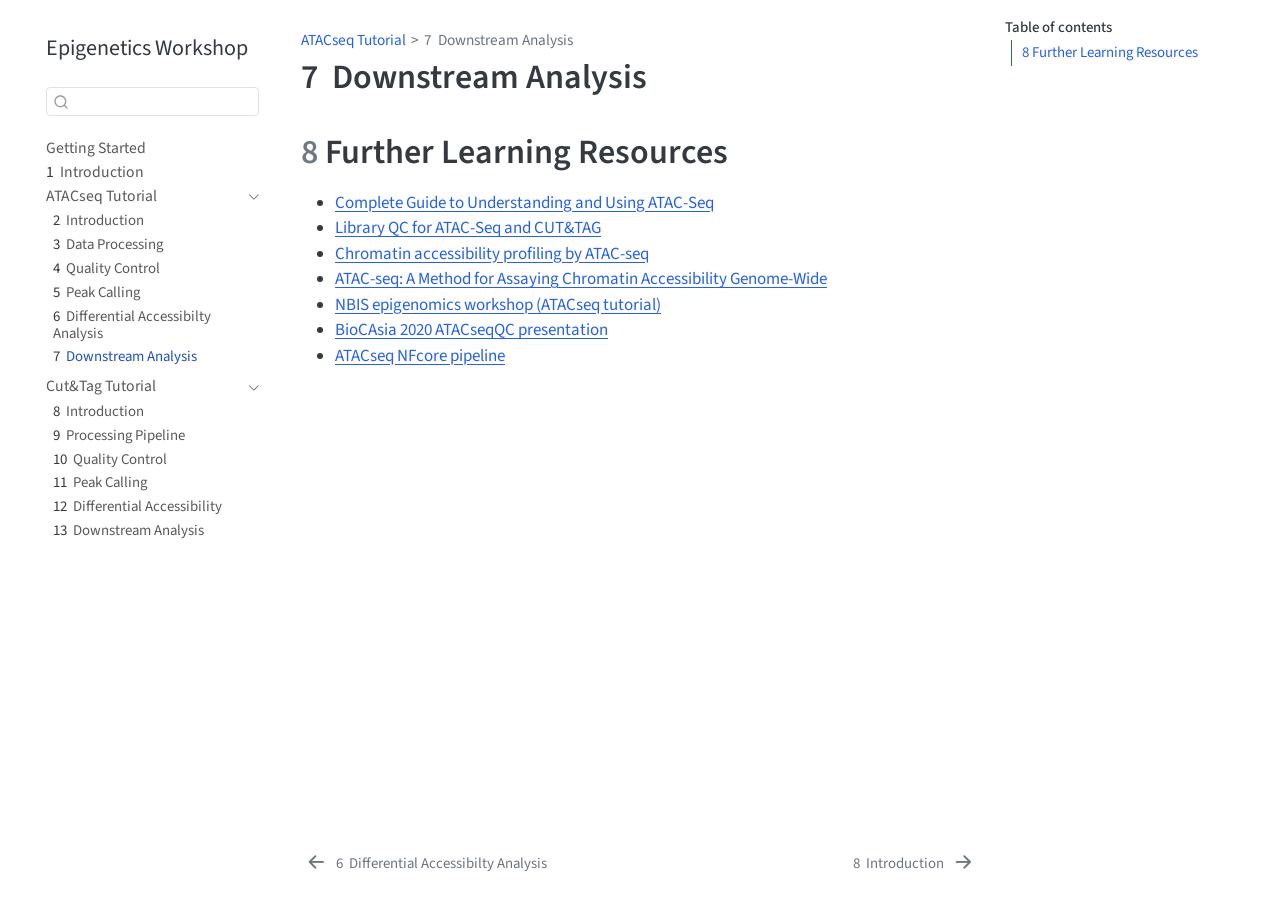
<file: 06_atacseq_downstream_analysis.html>
<!DOCTYPE html>
<html xmlns="http://www.w3.org/1999/xhtml" lang="en" xml:lang="en"><head>

<meta charset="utf-8">
<meta name="generator" content="quarto-1.9.38">

<meta name="viewport" content="width=device-width, initial-scale=1.0, user-scalable=yes">


<title>7&nbsp; Downstream Analysis – Epigenetics Workshop</title>
<style>
/* Default styles provided by pandoc.
** See https://pandoc.org/MANUAL.html#variables-for-html for config info.
*/
code{white-space: pre-wrap;}
span.smallcaps{font-variant: small-caps;}
div.columns{display: flex; gap: min(4vw, 1.5em);}
div.column{flex: auto; overflow-x: auto;}
div.hanging-indent{margin-left: 1.5em; text-indent: -1.5em;}
ul.task-list{list-style: none;}
ul.task-list li input[type="checkbox"] {
  width: 0.8em;
  margin: 0 0.8em 0.2em -1em; /* quarto-specific, see https://github.com/quarto-dev/quarto-cli/issues/4556 */ 
  vertical-align: middle;
}
</style>


<script src="site_libs/quarto-nav/quarto-nav.js"></script>
<script src="site_libs/quarto-nav/headroom.min.js"></script>
<script src="site_libs/clipboard/clipboard.min.js"></script>
<script src="site_libs/quarto-search/autocomplete.umd.js"></script>
<script src="site_libs/quarto-search/fuse.min.js"></script>
<script src="site_libs/quarto-search/quarto-search.js"></script>
<meta name="quarto:offset" content="./">
<link href="./07_cuttag_introduction.html" rel="next">
<link href="./05_atacseq_differential_accessibility.html" rel="prev">
<script src="site_libs/quarto-html/quarto.js" type="module"></script>
<script src="site_libs/quarto-html/tabsets/tabsets.js" type="module"></script>
<script src="site_libs/quarto-html/popper.min.js"></script>
<script src="site_libs/quarto-html/tippy.umd.min.js"></script>
<script src="site_libs/quarto-html/anchor.min.js"></script>
<link href="site_libs/quarto-html/tippy.css" rel="stylesheet">
<link href="site_libs/quarto-html/quarto-syntax-highlighting-15634bcf2e68342d4ad2dfa704d543f6.css" rel="stylesheet" id="quarto-text-highlighting-styles">
<script src="site_libs/bootstrap/bootstrap.min.js"></script>
<link href="site_libs/bootstrap/bootstrap-icons.css" rel="stylesheet">
<link href="site_libs/bootstrap/bootstrap-48abc47ddc2cbc14860ddec9e9fdb395.min.css" rel="stylesheet" append-hash="true" id="quarto-bootstrap" data-mode="light">
<script id="quarto-search-options" type="application/json">{
  "location": "sidebar",
  "copy-button": false,
  "collapse-after": 3,
  "panel-placement": "start",
  "type": "textbox",
  "limit": 50,
  "keyboard-shortcut": [
    "f",
    "/",
    "s"
  ],
  "show-item-context": false,
  "language": {
    "search-no-results-text": "No results",
    "search-matching-documents-text": "matching documents",
    "search-copy-link-title": "Copy link to search",
    "search-hide-matches-text": "Hide additional matches",
    "search-more-match-text": "more match in this document",
    "search-more-matches-text": "more matches in this document",
    "search-clear-button-title": "Clear",
    "search-text-placeholder": "",
    "search-detached-cancel-button-title": "Cancel",
    "search-submit-button-title": "Submit",
    "search-label": "Search"
  }
}</script>


</head>

<body class="nav-sidebar floating quarto-light">

<div id="quarto-search-results"></div>
  <header id="quarto-header" class="headroom fixed-top">
  <nav class="quarto-secondary-nav">
    <div class="container-fluid d-flex">
      <button type="button" class="quarto-btn-toggle btn" data-bs-toggle="collapse" role="button" data-bs-target=".quarto-sidebar-collapse-item" aria-controls="quarto-sidebar" aria-expanded="false" aria-label="Toggle sidebar navigation" onclick="if (window.quartoToggleHeadroom) { window.quartoToggleHeadroom(); }">
        <i class="bi bi-layout-text-sidebar-reverse"></i>
      </button>
        <nav class="quarto-page-breadcrumbs" aria-label="breadcrumb"><ol class="breadcrumb"><li class="breadcrumb-item"><a href="./01_atacseq_introduction.html">ATACseq Tutorial</a></li><li class="breadcrumb-item"><a href="./06_atacseq_downstream_analysis.html"><span class="chapter-number">7</span>&nbsp; <span class="chapter-title">Downstream Analysis</span></a></li></ol></nav>
        <a class="flex-grow-1" role="navigation" data-bs-toggle="collapse" data-bs-target=".quarto-sidebar-collapse-item" aria-controls="quarto-sidebar" aria-expanded="false" aria-label="Toggle sidebar navigation" onclick="if (window.quartoToggleHeadroom) { window.quartoToggleHeadroom(); }">      
        </a>
      <button type="button" class="btn quarto-search-button" aria-label="Search" onclick="window.quartoOpenSearch();">
        <i class="bi bi-search"></i>
      </button>
    </div>
  </nav>
</header>
<!-- content -->
<div id="quarto-content" class="quarto-container page-columns page-rows-contents page-layout-article">
<!-- sidebar -->
  <nav id="quarto-sidebar" class="sidebar collapse collapse-horizontal quarto-sidebar-collapse-item sidebar-navigation floating overflow-auto">
    <div class="pt-lg-2 mt-2 text-left sidebar-header">
    <div class="sidebar-title mb-0 py-0">
      <a href="./">Epigenetics Workshop</a> 
    </div>
      </div>
        <div class="mt-2 flex-shrink-0 align-items-center">
        <div class="sidebar-search">
        <div id="quarto-search" class="" title="Search"></div>
        </div>
        </div>
    <div class="sidebar-menu-container"> 
    <ul class="list-unstyled mt-1">
        <li class="sidebar-item">
  <div class="sidebar-item-container"> 
  <a href="./index.html" class="sidebar-item-text sidebar-link">
 <span class="menu-text">Getting Started</span></a>
  </div>
</li>
        <li class="sidebar-item">
  <div class="sidebar-item-container"> 
  <a href="./00_introduction.html" class="sidebar-item-text sidebar-link">
 <span class="menu-text"><span class="chapter-number">1</span>&nbsp; <span class="chapter-title">Introduction</span></span></a>
  </div>
</li>
        <li class="sidebar-item sidebar-item-section">
      <div class="sidebar-item-container"> 
            <a class="sidebar-item-text sidebar-link text-start" data-bs-toggle="collapse" data-bs-target="#quarto-sidebar-section-1" role="navigation" aria-expanded="true">
 <span class="menu-text">ATACseq Tutorial</span></a>
          <a class="sidebar-item-toggle text-start" data-bs-toggle="collapse" data-bs-target="#quarto-sidebar-section-1" role="navigation" aria-expanded="true" aria-label="Toggle section">
            <i class="bi bi-chevron-right ms-2"></i>
          </a> 
      </div>
      <ul id="quarto-sidebar-section-1" class="collapse list-unstyled sidebar-section depth1 show">  
          <li class="sidebar-item">
  <div class="sidebar-item-container"> 
  <a href="./01_atacseq_introduction.html" class="sidebar-item-text sidebar-link">
 <span class="menu-text"><span class="chapter-number">2</span>&nbsp; <span class="chapter-title">Introduction</span></span></a>
  </div>
</li>
          <li class="sidebar-item">
  <div class="sidebar-item-container"> 
  <a href="./02_atacseq_processing.html" class="sidebar-item-text sidebar-link">
 <span class="menu-text"><span class="chapter-number">3</span>&nbsp; <span class="chapter-title">Data Processing</span></span></a>
  </div>
</li>
          <li class="sidebar-item">
  <div class="sidebar-item-container"> 
  <a href="./03_atacseq_qc.html" class="sidebar-item-text sidebar-link">
 <span class="menu-text"><span class="chapter-number">4</span>&nbsp; <span class="chapter-title">Quality Control</span></span></a>
  </div>
</li>
          <li class="sidebar-item">
  <div class="sidebar-item-container"> 
  <a href="./04_atacseq_peak_calling.html" class="sidebar-item-text sidebar-link">
 <span class="menu-text"><span class="chapter-number">5</span>&nbsp; <span class="chapter-title">Peak Calling</span></span></a>
  </div>
</li>
          <li class="sidebar-item">
  <div class="sidebar-item-container"> 
  <a href="./05_atacseq_differential_accessibility.html" class="sidebar-item-text sidebar-link">
 <span class="menu-text"><span class="chapter-number">6</span>&nbsp; <span class="chapter-title">Differential Accessibilty Analysis</span></span></a>
  </div>
</li>
          <li class="sidebar-item">
  <div class="sidebar-item-container"> 
  <a href="./06_atacseq_downstream_analysis.html" class="sidebar-item-text sidebar-link active">
 <span class="menu-text"><span class="chapter-number">7</span>&nbsp; <span class="chapter-title">Downstream Analysis</span></span></a>
  </div>
</li>
      </ul>
  </li>
        <li class="sidebar-item sidebar-item-section">
      <div class="sidebar-item-container"> 
            <a class="sidebar-item-text sidebar-link text-start" data-bs-toggle="collapse" data-bs-target="#quarto-sidebar-section-2" role="navigation" aria-expanded="true">
 <span class="menu-text">Cut&amp;Tag Tutorial</span></a>
          <a class="sidebar-item-toggle text-start" data-bs-toggle="collapse" data-bs-target="#quarto-sidebar-section-2" role="navigation" aria-expanded="true" aria-label="Toggle section">
            <i class="bi bi-chevron-right ms-2"></i>
          </a> 
      </div>
      <ul id="quarto-sidebar-section-2" class="collapse list-unstyled sidebar-section depth1 show">  
          <li class="sidebar-item">
  <div class="sidebar-item-container"> 
  <a href="./07_cuttag_introduction.html" class="sidebar-item-text sidebar-link">
 <span class="menu-text"><span class="chapter-number">8</span>&nbsp; <span class="chapter-title">Introduction</span></span></a>
  </div>
</li>
          <li class="sidebar-item">
  <div class="sidebar-item-container"> 
  <a href="./08_cuttag_processing.html" class="sidebar-item-text sidebar-link">
 <span class="menu-text"><span class="chapter-number">9</span>&nbsp; <span class="chapter-title">Processing Pipeline</span></span></a>
  </div>
</li>
          <li class="sidebar-item">
  <div class="sidebar-item-container"> 
  <a href="./09_cuttag_qc.html" class="sidebar-item-text sidebar-link">
 <span class="menu-text"><span class="chapter-number">10</span>&nbsp; <span class="chapter-title">Quality Control</span></span></a>
  </div>
</li>
          <li class="sidebar-item">
  <div class="sidebar-item-container"> 
  <a href="./10_cuttag_peak_calling.html" class="sidebar-item-text sidebar-link">
 <span class="menu-text"><span class="chapter-number">11</span>&nbsp; <span class="chapter-title">Peak Calling</span></span></a>
  </div>
</li>
          <li class="sidebar-item">
  <div class="sidebar-item-container"> 
  <a href="./11_cuttag_differential_accessibilty.html" class="sidebar-item-text sidebar-link">
 <span class="menu-text"><span class="chapter-number">12</span>&nbsp; <span class="chapter-title">Differential Accessibility</span></span></a>
  </div>
</li>
          <li class="sidebar-item">
  <div class="sidebar-item-container"> 
  <a href="./12_cuttag_downstream_analysis.html" class="sidebar-item-text sidebar-link">
 <span class="menu-text"><span class="chapter-number">13</span>&nbsp; <span class="chapter-title">Downstream Analysis</span></span></a>
  </div>
</li>
      </ul>
  </li>
    </ul>
    </div>
</nav>
<div id="quarto-sidebar-glass" class="quarto-sidebar-collapse-item" data-bs-toggle="collapse" data-bs-target=".quarto-sidebar-collapse-item"></div>
<!-- margin-sidebar -->
    <div id="quarto-margin-sidebar" class="sidebar margin-sidebar">
        <nav id="TOC" role="doc-toc" class="toc-active">
    <h2 id="toc-title">Table of contents</h2>
   
  <ul>
  <li><a href="#further-learning-resources" id="toc-further-learning-resources" class="nav-link active" data-scroll-target="#further-learning-resources"><span class="header-section-number">8</span> Further Learning Resources</a></li>
  </ul>
</nav>
    </div>
<!-- main -->
<main class="content" id="quarto-document-content">

<header id="title-block-header" class="quarto-title-block default"><nav class="quarto-page-breadcrumbs quarto-title-breadcrumbs d-none d-lg-block" aria-label="breadcrumb"><ol class="breadcrumb"><li class="breadcrumb-item"><a href="./01_atacseq_introduction.html">ATACseq Tutorial</a></li><li class="breadcrumb-item"><a href="./06_atacseq_downstream_analysis.html"><span class="chapter-number">7</span>&nbsp; <span class="chapter-title">Downstream Analysis</span></a></li></ol></nav>
<div class="quarto-title">
<h1 class="title"><span class="chapter-number">7</span>&nbsp; <span class="chapter-title">Downstream Analysis</span></h1>
</div>



<div class="quarto-title-meta">

    
  
    
  </div>
  


</header>


<section id="further-learning-resources" class="level1" data-number="8">
<h1 data-number="8"><span class="header-section-number">8</span> Further Learning Resources</h1>
<ul>
<li><a href="https://www.activemotif.com/blog-atac-seq">Complete Guide to Understanding and Using ATAC-Seq</a></li>
<li><a href="https://www.activemotif.com/blog-library-qc">Library QC for ATAC-Seq and CUT&amp;TAG</a></li>
<li><a href="https://www.nature.com/articles/s41596-022-00692-9">Chromatin accessibility profiling by ATAC-seq</a></li>
<li><a href="https://pmc.ncbi.nlm.nih.gov/articles/PMC4374986/">ATAC-seq: A Method for Assaying Chromatin Accessibility Genome-Wide</a></li>
<li><a href="https://nbis-workshop-epigenomics.readthedocs.io/en/latest/content/tutorials/atacseq_tutorials.html">NBIS epigenomics workshop (ATACseq tutorial)</a></li>
<li><a href="https://docs.google.com/presentation/d/1P50v1QMjJ_FOEdxZOn60ZROC4Q3FtTwK/edit?slide=id.p30#slide=id.p30">BioCAsia 2020 ATACseqQC presentation</a></li>
<li><a href="https://nf-co.re/atacseq/2.1.2/">ATACseq NFcore pipeline</a></li>
</ul>


</section>

</main> <!-- /main -->
<script id="quarto-html-after-body" type="application/javascript">
  window.document.addEventListener("DOMContentLoaded", function (event) {
    const icon = "";
    const anchorJS = new window.AnchorJS();
    anchorJS.options = {
      placement: 'right',
      icon: icon
    };
    anchorJS.add('.anchored');
    const isCodeAnnotation = (el) => {
      for (const clz of el.classList) {
        if (clz.startsWith('code-annotation-')) {                     
          return true;
        }
      }
      return false;
    }
    const onCopySuccess = function(e) {
      // button target
      const button = e.trigger;
      // don't keep focus
      button.blur();
      // flash "checked"
      button.classList.add('code-copy-button-checked');
      var currentTitle = button.getAttribute("title");
      button.setAttribute("title", "Copied!");
      let tooltip;
      if (window.bootstrap) {
        button.setAttribute("data-bs-toggle", "tooltip");
        button.setAttribute("data-bs-placement", "left");
        button.setAttribute("data-bs-title", "Copied!");
        tooltip = new bootstrap.Tooltip(button, 
          { trigger: "manual", 
            customClass: "code-copy-button-tooltip",
            offset: [0, -8]});
        tooltip.show();    
      }
      setTimeout(function() {
        if (tooltip) {
          tooltip.hide();
          button.removeAttribute("data-bs-title");
          button.removeAttribute("data-bs-toggle");
          button.removeAttribute("data-bs-placement");
        }
        button.setAttribute("title", currentTitle);
        button.classList.remove('code-copy-button-checked');
      }, 1000);
      // clear code selection
      e.clearSelection();
    }
    const getTextToCopy = function(trigger) {
      const outerScaffold = trigger.parentElement.cloneNode(true);
      const codeEl = outerScaffold.querySelector('code');
      for (const childEl of codeEl.children) {
        if (isCodeAnnotation(childEl)) {
          childEl.remove();
        }
      }
      return codeEl.innerText;
    }
    const clipboard = new window.ClipboardJS('.code-copy-button:not([data-in-quarto-modal])', {
      text: getTextToCopy
    });
    clipboard.on('success', onCopySuccess);
    if (window.document.getElementById('quarto-embedded-source-code-modal')) {
      const clipboardModal = new window.ClipboardJS('.code-copy-button[data-in-quarto-modal]', {
        text: getTextToCopy,
        container: window.document.getElementById('quarto-embedded-source-code-modal')
      });
      clipboardModal.on('success', onCopySuccess);
    }
      var localhostRegex = new RegExp(/^(?:http|https):\/\/localhost\:?[0-9]*\//);
      var mailtoRegex = new RegExp(/^mailto:/);
        var filterRegex = new RegExp('/' + window.location.host + '/');
      var isInternal = (href) => {
          return filterRegex.test(href) || localhostRegex.test(href) || mailtoRegex.test(href);
      }
      // Inspect non-navigation links and adorn them if external
     var links = window.document.querySelectorAll('a[href]:not(.nav-link):not(.navbar-brand):not(.toc-action):not(.sidebar-link):not(.sidebar-item-toggle):not(.pagination-link):not(.no-external):not([aria-hidden]):not(.dropdown-item):not(.quarto-navigation-tool):not(.about-link)');
      for (var i=0; i<links.length; i++) {
        const link = links[i];
        if (!isInternal(link.href)) {
          // undo the damage that might have been done by quarto-nav.js in the case of
          // links that we want to consider external
          if (link.dataset.originalHref !== undefined) {
            link.href = link.dataset.originalHref;
          }
        }
      }
    function tippyHover(el, contentFn, onTriggerFn, onUntriggerFn) {
      const config = {
        allowHTML: true,
        maxWidth: 500,
        delay: 100,
        arrow: false,
        appendTo: function(el) {
            return el.parentElement;
        },
        interactive: true,
        interactiveBorder: 10,
        theme: 'quarto',
        placement: 'bottom-start',
      };
      if (contentFn) {
        config.content = contentFn;
      }
      if (onTriggerFn) {
        config.onTrigger = onTriggerFn;
      }
      if (onUntriggerFn) {
        config.onUntrigger = onUntriggerFn;
      }
      window.tippy(el, config); 
    }
    const noterefs = window.document.querySelectorAll('a[role="doc-noteref"]');
    for (var i=0; i<noterefs.length; i++) {
      const ref = noterefs[i];
      tippyHover(ref, function() {
        // use id or data attribute instead here
        let href = ref.getAttribute('data-footnote-href') || ref.getAttribute('href');
        try { href = new URL(href).hash; } catch {}
        const id = href.replace(/^#\/?/, "");
        const note = window.document.getElementById(id);
        if (note) {
          return note.innerHTML;
        } else {
          return "";
        }
      });
    }
    const xrefs = window.document.querySelectorAll('a.quarto-xref');
    const processXRef = (id, note) => {
      // Strip column container classes
      const stripColumnClz = (el) => {
        el.classList.remove("page-full", "page-columns");
        if (el.children) {
          for (const child of el.children) {
            stripColumnClz(child);
          }
        }
      }
      stripColumnClz(note)
      if (id === null || id.startsWith('sec-')) {
        // Special case sections, only their first couple elements
        const container = document.createElement("div");
        if (note.children && note.children.length > 2) {
          container.appendChild(note.children[0].cloneNode(true));
          for (let i = 1; i < note.children.length; i++) {
            const child = note.children[i];
            if (child.tagName === "P" && child.innerText === "") {
              continue;
            } else {
              container.appendChild(child.cloneNode(true));
              break;
            }
          }
          if (window.Quarto?.typesetMath) {
            window.Quarto.typesetMath(container);
          }
          return container.innerHTML
        } else {
          if (window.Quarto?.typesetMath) {
            window.Quarto.typesetMath(note);
          }
          return note.innerHTML;
        }
      } else {
        // Remove any anchor links if they are present
        const anchorLink = note.querySelector('a.anchorjs-link');
        if (anchorLink) {
          anchorLink.remove();
        }
        if (window.Quarto?.typesetMath) {
          window.Quarto.typesetMath(note);
        }
        if (note.classList.contains("callout")) {
          return note.outerHTML;
        } else {
          return note.innerHTML;
        }
      }
    }
    for (var i=0; i<xrefs.length; i++) {
      const xref = xrefs[i];
      tippyHover(xref, undefined, function(instance) {
        instance.disable();
        let url = xref.getAttribute('href');
        let hash = undefined; 
        if (url.startsWith('#')) {
          hash = url;
        } else {
          try { hash = new URL(url).hash; } catch {}
        }
        if (hash) {
          const id = hash.replace(/^#\/?/, "");
          const note = window.document.getElementById(id);
          if (note !== null) {
            try {
              const html = processXRef(id, note.cloneNode(true));
              instance.setContent(html);
            } finally {
              instance.enable();
              instance.show();
            }
          } else {
            // See if we can fetch this
            fetch(url.split('#')[0])
            .then(res => res.text())
            .then(html => {
              const parser = new DOMParser();
              const htmlDoc = parser.parseFromString(html, "text/html");
              const note = htmlDoc.getElementById(id);
              if (note !== null) {
                const html = processXRef(id, note);
                instance.setContent(html);
              } 
            }).finally(() => {
              instance.enable();
              instance.show();
            });
          }
        } else {
          // See if we can fetch a full url (with no hash to target)
          // This is a special case and we should probably do some content thinning / targeting
          fetch(url)
          .then(res => res.text())
          .then(html => {
            const parser = new DOMParser();
            const htmlDoc = parser.parseFromString(html, "text/html");
            const note = htmlDoc.querySelector('main.content');
            if (note !== null) {
              // This should only happen for chapter cross references
              // (since there is no id in the URL)
              // remove the first header
              if (note.children.length > 0 && note.children[0].tagName === "HEADER") {
                note.children[0].remove();
              }
              const html = processXRef(null, note);
              instance.setContent(html);
            } 
          }).finally(() => {
            instance.enable();
            instance.show();
          });
        }
      }, function(instance) {
      });
    }
        let selectedAnnoteEl;
        const selectorForAnnotation = ( cell, annotation) => {
          let cellAttr = 'data-code-cell="' + cell + '"';
          let lineAttr = 'data-code-annotation="' +  annotation + '"';
          const selector = 'span[' + cellAttr + '][' + lineAttr + ']';
          return selector;
        }
        const selectCodeLines = (annoteEl) => {
          const doc = window.document;
          const targetCell = annoteEl.getAttribute("data-target-cell");
          const targetAnnotation = annoteEl.getAttribute("data-target-annotation");
          const annoteSpan = window.document.querySelector(selectorForAnnotation(targetCell, targetAnnotation));
          const lines = annoteSpan.getAttribute("data-code-lines").split(",");
          const lineIds = lines.map((line) => {
            return targetCell + "-" + line;
          })
          let top = null;
          let height = null;
          let parent = null;
          if (lineIds.length > 0) {
              //compute the position of the single el (top and bottom and make a div)
              const el = window.document.getElementById(lineIds[0]);
              top = el.offsetTop;
              height = el.offsetHeight;
              parent = el.parentElement.parentElement;
            if (lineIds.length > 1) {
              const lastEl = window.document.getElementById(lineIds[lineIds.length - 1]);
              const bottom = lastEl.offsetTop + lastEl.offsetHeight;
              height = bottom - top;
            }
            if (top !== null && height !== null && parent !== null) {
              // cook up a div (if necessary) and position it 
              let div = window.document.getElementById("code-annotation-line-highlight");
              if (div === null) {
                div = window.document.createElement("div");
                div.setAttribute("id", "code-annotation-line-highlight");
                div.style.position = 'absolute';
                parent.appendChild(div);
              }
              div.style.top = top - 2 + "px";
              div.style.height = height + 4 + "px";
              div.style.left = 0;
              let gutterDiv = window.document.getElementById("code-annotation-line-highlight-gutter");
              if (gutterDiv === null) {
                gutterDiv = window.document.createElement("div");
                gutterDiv.setAttribute("id", "code-annotation-line-highlight-gutter");
                gutterDiv.style.position = 'absolute';
                const codeCell = window.document.getElementById(targetCell);
                const gutter = codeCell.querySelector('.code-annotation-gutter');
                gutter.appendChild(gutterDiv);
              }
              gutterDiv.style.top = top - 2 + "px";
              gutterDiv.style.height = height + 4 + "px";
            }
            selectedAnnoteEl = annoteEl;
          }
        };
        const unselectCodeLines = () => {
          const elementsIds = ["code-annotation-line-highlight", "code-annotation-line-highlight-gutter"];
          elementsIds.forEach((elId) => {
            const div = window.document.getElementById(elId);
            if (div) {
              div.remove();
            }
          });
          selectedAnnoteEl = undefined;
        };
          // Handle positioning of the toggle
      window.addEventListener(
        "resize",
        throttle(() => {
          elRect = undefined;
          if (selectedAnnoteEl) {
            selectCodeLines(selectedAnnoteEl);
          }
        }, 10)
      );
      function throttle(fn, ms) {
      let throttle = false;
      let timer;
        return (...args) => {
          if(!throttle) { // first call gets through
              fn.apply(this, args);
              throttle = true;
          } else { // all the others get throttled
              if(timer) clearTimeout(timer); // cancel #2
              timer = setTimeout(() => {
                fn.apply(this, args);
                timer = throttle = false;
              }, ms);
          }
        };
      }
        // Attach click handler to the DT
        const annoteDls = window.document.querySelectorAll('dt[data-target-cell]');
        for (const annoteDlNode of annoteDls) {
          annoteDlNode.addEventListener('click', (event) => {
            const clickedEl = event.target;
            if (clickedEl !== selectedAnnoteEl) {
              unselectCodeLines();
              const activeEl = window.document.querySelector('dt[data-target-cell].code-annotation-active');
              if (activeEl) {
                activeEl.classList.remove('code-annotation-active');
              }
              selectCodeLines(clickedEl);
              clickedEl.classList.add('code-annotation-active');
            } else {
              // Unselect the line
              unselectCodeLines();
              clickedEl.classList.remove('code-annotation-active');
            }
          });
        }
    const findCites = (el) => {
      const parentEl = el.parentElement;
      if (parentEl) {
        const cites = parentEl.dataset.cites;
        if (cites) {
          return {
            el,
            cites: cites.split(' ')
          };
        } else {
          return findCites(el.parentElement)
        }
      } else {
        return undefined;
      }
    };
    var bibliorefs = window.document.querySelectorAll('a[role="doc-biblioref"]');
    for (var i=0; i<bibliorefs.length; i++) {
      const ref = bibliorefs[i];
      const citeInfo = findCites(ref);
      if (citeInfo) {
        tippyHover(citeInfo.el, function() {
          var popup = window.document.createElement('div');
          citeInfo.cites.forEach(function(cite) {
            var citeDiv = window.document.createElement('div');
            citeDiv.classList.add('hanging-indent');
            citeDiv.classList.add('csl-entry');
            var biblioDiv = window.document.getElementById('ref-' + cite);
            if (biblioDiv) {
              citeDiv.innerHTML = biblioDiv.innerHTML;
            }
            popup.appendChild(citeDiv);
          });
          return popup.innerHTML;
        });
      }
    }
  });
  </script>
<nav class="page-navigation">
  <div class="nav-page nav-page-previous">
      <a href="./05_atacseq_differential_accessibility.html" class="pagination-link" aria-label="Differential Accessibilty Analysis">
        <i class="bi bi-arrow-left-short"></i> <span class="nav-page-text"><span class="chapter-number">6</span>&nbsp; <span class="chapter-title">Differential Accessibilty Analysis</span></span>
      </a>          
  </div>
  <div class="nav-page nav-page-next">
      <a href="./07_cuttag_introduction.html" class="pagination-link" aria-label="Introduction">
        <span class="nav-page-text"><span class="chapter-number">8</span>&nbsp; <span class="chapter-title">Introduction</span></span> <i class="bi bi-arrow-right-short"></i>
      </a>
  </div>
</nav>
</div> <!-- /content -->




</body></html>
</file>
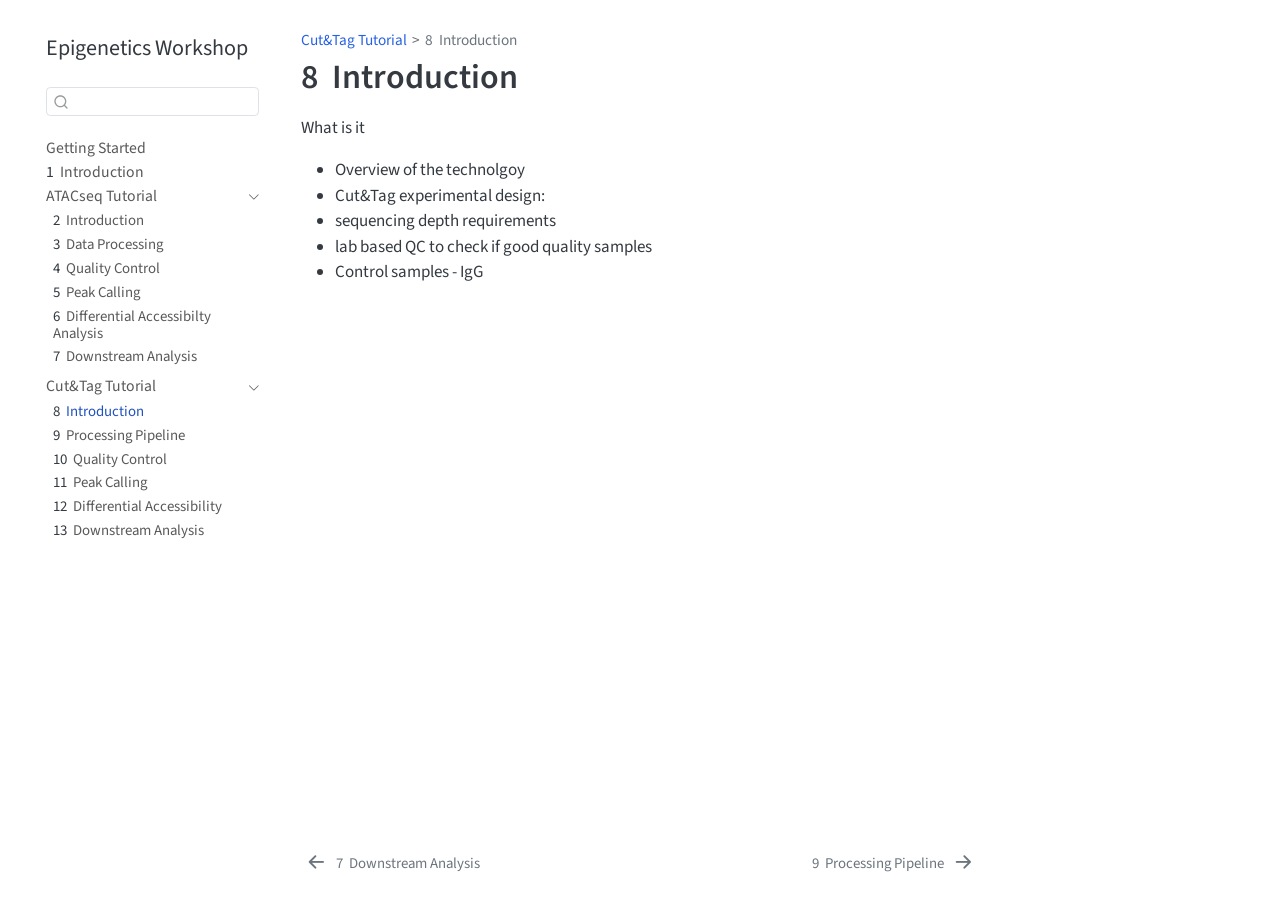
<file: 07_cuttag_introduction.html>
<!DOCTYPE html>
<html xmlns="http://www.w3.org/1999/xhtml" lang="en" xml:lang="en"><head>

<meta charset="utf-8">
<meta name="generator" content="quarto-1.9.38">

<meta name="viewport" content="width=device-width, initial-scale=1.0, user-scalable=yes">


<title>8&nbsp; Introduction – Epigenetics Workshop</title>
<style>
/* Default styles provided by pandoc.
** See https://pandoc.org/MANUAL.html#variables-for-html for config info.
*/
code{white-space: pre-wrap;}
span.smallcaps{font-variant: small-caps;}
div.columns{display: flex; gap: min(4vw, 1.5em);}
div.column{flex: auto; overflow-x: auto;}
div.hanging-indent{margin-left: 1.5em; text-indent: -1.5em;}
ul.task-list{list-style: none;}
ul.task-list li input[type="checkbox"] {
  width: 0.8em;
  margin: 0 0.8em 0.2em -1em; /* quarto-specific, see https://github.com/quarto-dev/quarto-cli/issues/4556 */ 
  vertical-align: middle;
}
</style>


<script src="site_libs/quarto-nav/quarto-nav.js"></script>
<script src="site_libs/quarto-nav/headroom.min.js"></script>
<script src="site_libs/clipboard/clipboard.min.js"></script>
<script src="site_libs/quarto-search/autocomplete.umd.js"></script>
<script src="site_libs/quarto-search/fuse.min.js"></script>
<script src="site_libs/quarto-search/quarto-search.js"></script>
<meta name="quarto:offset" content="./">
<link href="./08_cuttag_processing.html" rel="next">
<link href="./06_atacseq_downstream_analysis.html" rel="prev">
<script src="site_libs/quarto-html/quarto.js" type="module"></script>
<script src="site_libs/quarto-html/tabsets/tabsets.js" type="module"></script>
<script src="site_libs/quarto-html/popper.min.js"></script>
<script src="site_libs/quarto-html/tippy.umd.min.js"></script>
<script src="site_libs/quarto-html/anchor.min.js"></script>
<link href="site_libs/quarto-html/tippy.css" rel="stylesheet">
<link href="site_libs/quarto-html/quarto-syntax-highlighting-15634bcf2e68342d4ad2dfa704d543f6.css" rel="stylesheet" id="quarto-text-highlighting-styles">
<script src="site_libs/bootstrap/bootstrap.min.js"></script>
<link href="site_libs/bootstrap/bootstrap-icons.css" rel="stylesheet">
<link href="site_libs/bootstrap/bootstrap-48abc47ddc2cbc14860ddec9e9fdb395.min.css" rel="stylesheet" append-hash="true" id="quarto-bootstrap" data-mode="light">
<script id="quarto-search-options" type="application/json">{
  "location": "sidebar",
  "copy-button": false,
  "collapse-after": 3,
  "panel-placement": "start",
  "type": "textbox",
  "limit": 50,
  "keyboard-shortcut": [
    "f",
    "/",
    "s"
  ],
  "show-item-context": false,
  "language": {
    "search-no-results-text": "No results",
    "search-matching-documents-text": "matching documents",
    "search-copy-link-title": "Copy link to search",
    "search-hide-matches-text": "Hide additional matches",
    "search-more-match-text": "more match in this document",
    "search-more-matches-text": "more matches in this document",
    "search-clear-button-title": "Clear",
    "search-text-placeholder": "",
    "search-detached-cancel-button-title": "Cancel",
    "search-submit-button-title": "Submit",
    "search-label": "Search"
  }
}</script>


</head>

<body class="nav-sidebar floating quarto-light">

<div id="quarto-search-results"></div>
  <header id="quarto-header" class="headroom fixed-top">
  <nav class="quarto-secondary-nav">
    <div class="container-fluid d-flex">
      <button type="button" class="quarto-btn-toggle btn" data-bs-toggle="collapse" role="button" data-bs-target=".quarto-sidebar-collapse-item" aria-controls="quarto-sidebar" aria-expanded="false" aria-label="Toggle sidebar navigation" onclick="if (window.quartoToggleHeadroom) { window.quartoToggleHeadroom(); }">
        <i class="bi bi-layout-text-sidebar-reverse"></i>
      </button>
        <nav class="quarto-page-breadcrumbs" aria-label="breadcrumb"><ol class="breadcrumb"><li class="breadcrumb-item"><a href="./07_cuttag_introduction.html">Cut&amp;Tag Tutorial</a></li><li class="breadcrumb-item"><a href="./07_cuttag_introduction.html"><span class="chapter-number">8</span>&nbsp; <span class="chapter-title">Introduction</span></a></li></ol></nav>
        <a class="flex-grow-1" role="navigation" data-bs-toggle="collapse" data-bs-target=".quarto-sidebar-collapse-item" aria-controls="quarto-sidebar" aria-expanded="false" aria-label="Toggle sidebar navigation" onclick="if (window.quartoToggleHeadroom) { window.quartoToggleHeadroom(); }">      
        </a>
      <button type="button" class="btn quarto-search-button" aria-label="Search" onclick="window.quartoOpenSearch();">
        <i class="bi bi-search"></i>
      </button>
    </div>
  </nav>
</header>
<!-- content -->
<div id="quarto-content" class="quarto-container page-columns page-rows-contents page-layout-article">
<!-- sidebar -->
  <nav id="quarto-sidebar" class="sidebar collapse collapse-horizontal quarto-sidebar-collapse-item sidebar-navigation floating overflow-auto">
    <div class="pt-lg-2 mt-2 text-left sidebar-header">
    <div class="sidebar-title mb-0 py-0">
      <a href="./">Epigenetics Workshop</a> 
    </div>
      </div>
        <div class="mt-2 flex-shrink-0 align-items-center">
        <div class="sidebar-search">
        <div id="quarto-search" class="" title="Search"></div>
        </div>
        </div>
    <div class="sidebar-menu-container"> 
    <ul class="list-unstyled mt-1">
        <li class="sidebar-item">
  <div class="sidebar-item-container"> 
  <a href="./index.html" class="sidebar-item-text sidebar-link">
 <span class="menu-text">Getting Started</span></a>
  </div>
</li>
        <li class="sidebar-item">
  <div class="sidebar-item-container"> 
  <a href="./00_introduction.html" class="sidebar-item-text sidebar-link">
 <span class="menu-text"><span class="chapter-number">1</span>&nbsp; <span class="chapter-title">Introduction</span></span></a>
  </div>
</li>
        <li class="sidebar-item sidebar-item-section">
      <div class="sidebar-item-container"> 
            <a class="sidebar-item-text sidebar-link text-start" data-bs-toggle="collapse" data-bs-target="#quarto-sidebar-section-1" role="navigation" aria-expanded="true">
 <span class="menu-text">ATACseq Tutorial</span></a>
          <a class="sidebar-item-toggle text-start" data-bs-toggle="collapse" data-bs-target="#quarto-sidebar-section-1" role="navigation" aria-expanded="true" aria-label="Toggle section">
            <i class="bi bi-chevron-right ms-2"></i>
          </a> 
      </div>
      <ul id="quarto-sidebar-section-1" class="collapse list-unstyled sidebar-section depth1 show">  
          <li class="sidebar-item">
  <div class="sidebar-item-container"> 
  <a href="./01_atacseq_introduction.html" class="sidebar-item-text sidebar-link">
 <span class="menu-text"><span class="chapter-number">2</span>&nbsp; <span class="chapter-title">Introduction</span></span></a>
  </div>
</li>
          <li class="sidebar-item">
  <div class="sidebar-item-container"> 
  <a href="./02_atacseq_processing.html" class="sidebar-item-text sidebar-link">
 <span class="menu-text"><span class="chapter-number">3</span>&nbsp; <span class="chapter-title">Data Processing</span></span></a>
  </div>
</li>
          <li class="sidebar-item">
  <div class="sidebar-item-container"> 
  <a href="./03_atacseq_qc.html" class="sidebar-item-text sidebar-link">
 <span class="menu-text"><span class="chapter-number">4</span>&nbsp; <span class="chapter-title">Quality Control</span></span></a>
  </div>
</li>
          <li class="sidebar-item">
  <div class="sidebar-item-container"> 
  <a href="./04_atacseq_peak_calling.html" class="sidebar-item-text sidebar-link">
 <span class="menu-text"><span class="chapter-number">5</span>&nbsp; <span class="chapter-title">Peak Calling</span></span></a>
  </div>
</li>
          <li class="sidebar-item">
  <div class="sidebar-item-container"> 
  <a href="./05_atacseq_differential_accessibility.html" class="sidebar-item-text sidebar-link">
 <span class="menu-text"><span class="chapter-number">6</span>&nbsp; <span class="chapter-title">Differential Accessibilty Analysis</span></span></a>
  </div>
</li>
          <li class="sidebar-item">
  <div class="sidebar-item-container"> 
  <a href="./06_atacseq_downstream_analysis.html" class="sidebar-item-text sidebar-link">
 <span class="menu-text"><span class="chapter-number">7</span>&nbsp; <span class="chapter-title">Downstream Analysis</span></span></a>
  </div>
</li>
      </ul>
  </li>
        <li class="sidebar-item sidebar-item-section">
      <div class="sidebar-item-container"> 
            <a class="sidebar-item-text sidebar-link text-start" data-bs-toggle="collapse" data-bs-target="#quarto-sidebar-section-2" role="navigation" aria-expanded="true">
 <span class="menu-text">Cut&amp;Tag Tutorial</span></a>
          <a class="sidebar-item-toggle text-start" data-bs-toggle="collapse" data-bs-target="#quarto-sidebar-section-2" role="navigation" aria-expanded="true" aria-label="Toggle section">
            <i class="bi bi-chevron-right ms-2"></i>
          </a> 
      </div>
      <ul id="quarto-sidebar-section-2" class="collapse list-unstyled sidebar-section depth1 show">  
          <li class="sidebar-item">
  <div class="sidebar-item-container"> 
  <a href="./07_cuttag_introduction.html" class="sidebar-item-text sidebar-link active">
 <span class="menu-text"><span class="chapter-number">8</span>&nbsp; <span class="chapter-title">Introduction</span></span></a>
  </div>
</li>
          <li class="sidebar-item">
  <div class="sidebar-item-container"> 
  <a href="./08_cuttag_processing.html" class="sidebar-item-text sidebar-link">
 <span class="menu-text"><span class="chapter-number">9</span>&nbsp; <span class="chapter-title">Processing Pipeline</span></span></a>
  </div>
</li>
          <li class="sidebar-item">
  <div class="sidebar-item-container"> 
  <a href="./09_cuttag_qc.html" class="sidebar-item-text sidebar-link">
 <span class="menu-text"><span class="chapter-number">10</span>&nbsp; <span class="chapter-title">Quality Control</span></span></a>
  </div>
</li>
          <li class="sidebar-item">
  <div class="sidebar-item-container"> 
  <a href="./10_cuttag_peak_calling.html" class="sidebar-item-text sidebar-link">
 <span class="menu-text"><span class="chapter-number">11</span>&nbsp; <span class="chapter-title">Peak Calling</span></span></a>
  </div>
</li>
          <li class="sidebar-item">
  <div class="sidebar-item-container"> 
  <a href="./11_cuttag_differential_accessibilty.html" class="sidebar-item-text sidebar-link">
 <span class="menu-text"><span class="chapter-number">12</span>&nbsp; <span class="chapter-title">Differential Accessibility</span></span></a>
  </div>
</li>
          <li class="sidebar-item">
  <div class="sidebar-item-container"> 
  <a href="./12_cuttag_downstream_analysis.html" class="sidebar-item-text sidebar-link">
 <span class="menu-text"><span class="chapter-number">13</span>&nbsp; <span class="chapter-title">Downstream Analysis</span></span></a>
  </div>
</li>
      </ul>
  </li>
    </ul>
    </div>
</nav>
<div id="quarto-sidebar-glass" class="quarto-sidebar-collapse-item" data-bs-toggle="collapse" data-bs-target=".quarto-sidebar-collapse-item"></div>
<!-- margin-sidebar -->
    <div id="quarto-margin-sidebar" class="sidebar margin-sidebar zindex-bottom">
        
    </div>
<!-- main -->
<main class="content" id="quarto-document-content">

<header id="title-block-header" class="quarto-title-block default"><nav class="quarto-page-breadcrumbs quarto-title-breadcrumbs d-none d-lg-block" aria-label="breadcrumb"><ol class="breadcrumb"><li class="breadcrumb-item"><a href="./07_cuttag_introduction.html">Cut&amp;Tag Tutorial</a></li><li class="breadcrumb-item"><a href="./07_cuttag_introduction.html"><span class="chapter-number">8</span>&nbsp; <span class="chapter-title">Introduction</span></a></li></ol></nav>
<div class="quarto-title">
<h1 class="title"><span class="chapter-number">8</span>&nbsp; <span class="chapter-title">Introduction</span></h1>
</div>



<div class="quarto-title-meta">

    
  
    
  </div>
  


</header>


<p>What is it</p>
<ul>
<li>Overview of the technolgoy</li>
<li>Cut&amp;Tag experimental design:</li>
<li>sequencing depth requirements</li>
<li>lab based QC to check if good quality samples</li>
<li>Control samples - IgG</li>
</ul>



</main> <!-- /main -->
<script id="quarto-html-after-body" type="application/javascript">
  window.document.addEventListener("DOMContentLoaded", function (event) {
    const icon = "";
    const anchorJS = new window.AnchorJS();
    anchorJS.options = {
      placement: 'right',
      icon: icon
    };
    anchorJS.add('.anchored');
    const isCodeAnnotation = (el) => {
      for (const clz of el.classList) {
        if (clz.startsWith('code-annotation-')) {                     
          return true;
        }
      }
      return false;
    }
    const onCopySuccess = function(e) {
      // button target
      const button = e.trigger;
      // don't keep focus
      button.blur();
      // flash "checked"
      button.classList.add('code-copy-button-checked');
      var currentTitle = button.getAttribute("title");
      button.setAttribute("title", "Copied!");
      let tooltip;
      if (window.bootstrap) {
        button.setAttribute("data-bs-toggle", "tooltip");
        button.setAttribute("data-bs-placement", "left");
        button.setAttribute("data-bs-title", "Copied!");
        tooltip = new bootstrap.Tooltip(button, 
          { trigger: "manual", 
            customClass: "code-copy-button-tooltip",
            offset: [0, -8]});
        tooltip.show();    
      }
      setTimeout(function() {
        if (tooltip) {
          tooltip.hide();
          button.removeAttribute("data-bs-title");
          button.removeAttribute("data-bs-toggle");
          button.removeAttribute("data-bs-placement");
        }
        button.setAttribute("title", currentTitle);
        button.classList.remove('code-copy-button-checked');
      }, 1000);
      // clear code selection
      e.clearSelection();
    }
    const getTextToCopy = function(trigger) {
      const outerScaffold = trigger.parentElement.cloneNode(true);
      const codeEl = outerScaffold.querySelector('code');
      for (const childEl of codeEl.children) {
        if (isCodeAnnotation(childEl)) {
          childEl.remove();
        }
      }
      return codeEl.innerText;
    }
    const clipboard = new window.ClipboardJS('.code-copy-button:not([data-in-quarto-modal])', {
      text: getTextToCopy
    });
    clipboard.on('success', onCopySuccess);
    if (window.document.getElementById('quarto-embedded-source-code-modal')) {
      const clipboardModal = new window.ClipboardJS('.code-copy-button[data-in-quarto-modal]', {
        text: getTextToCopy,
        container: window.document.getElementById('quarto-embedded-source-code-modal')
      });
      clipboardModal.on('success', onCopySuccess);
    }
      var localhostRegex = new RegExp(/^(?:http|https):\/\/localhost\:?[0-9]*\//);
      var mailtoRegex = new RegExp(/^mailto:/);
        var filterRegex = new RegExp('/' + window.location.host + '/');
      var isInternal = (href) => {
          return filterRegex.test(href) || localhostRegex.test(href) || mailtoRegex.test(href);
      }
      // Inspect non-navigation links and adorn them if external
     var links = window.document.querySelectorAll('a[href]:not(.nav-link):not(.navbar-brand):not(.toc-action):not(.sidebar-link):not(.sidebar-item-toggle):not(.pagination-link):not(.no-external):not([aria-hidden]):not(.dropdown-item):not(.quarto-navigation-tool):not(.about-link)');
      for (var i=0; i<links.length; i++) {
        const link = links[i];
        if (!isInternal(link.href)) {
          // undo the damage that might have been done by quarto-nav.js in the case of
          // links that we want to consider external
          if (link.dataset.originalHref !== undefined) {
            link.href = link.dataset.originalHref;
          }
        }
      }
    function tippyHover(el, contentFn, onTriggerFn, onUntriggerFn) {
      const config = {
        allowHTML: true,
        maxWidth: 500,
        delay: 100,
        arrow: false,
        appendTo: function(el) {
            return el.parentElement;
        },
        interactive: true,
        interactiveBorder: 10,
        theme: 'quarto',
        placement: 'bottom-start',
      };
      if (contentFn) {
        config.content = contentFn;
      }
      if (onTriggerFn) {
        config.onTrigger = onTriggerFn;
      }
      if (onUntriggerFn) {
        config.onUntrigger = onUntriggerFn;
      }
      window.tippy(el, config); 
    }
    const noterefs = window.document.querySelectorAll('a[role="doc-noteref"]');
    for (var i=0; i<noterefs.length; i++) {
      const ref = noterefs[i];
      tippyHover(ref, function() {
        // use id or data attribute instead here
        let href = ref.getAttribute('data-footnote-href') || ref.getAttribute('href');
        try { href = new URL(href).hash; } catch {}
        const id = href.replace(/^#\/?/, "");
        const note = window.document.getElementById(id);
        if (note) {
          return note.innerHTML;
        } else {
          return "";
        }
      });
    }
    const xrefs = window.document.querySelectorAll('a.quarto-xref');
    const processXRef = (id, note) => {
      // Strip column container classes
      const stripColumnClz = (el) => {
        el.classList.remove("page-full", "page-columns");
        if (el.children) {
          for (const child of el.children) {
            stripColumnClz(child);
          }
        }
      }
      stripColumnClz(note)
      if (id === null || id.startsWith('sec-')) {
        // Special case sections, only their first couple elements
        const container = document.createElement("div");
        if (note.children && note.children.length > 2) {
          container.appendChild(note.children[0].cloneNode(true));
          for (let i = 1; i < note.children.length; i++) {
            const child = note.children[i];
            if (child.tagName === "P" && child.innerText === "") {
              continue;
            } else {
              container.appendChild(child.cloneNode(true));
              break;
            }
          }
          if (window.Quarto?.typesetMath) {
            window.Quarto.typesetMath(container);
          }
          return container.innerHTML
        } else {
          if (window.Quarto?.typesetMath) {
            window.Quarto.typesetMath(note);
          }
          return note.innerHTML;
        }
      } else {
        // Remove any anchor links if they are present
        const anchorLink = note.querySelector('a.anchorjs-link');
        if (anchorLink) {
          anchorLink.remove();
        }
        if (window.Quarto?.typesetMath) {
          window.Quarto.typesetMath(note);
        }
        if (note.classList.contains("callout")) {
          return note.outerHTML;
        } else {
          return note.innerHTML;
        }
      }
    }
    for (var i=0; i<xrefs.length; i++) {
      const xref = xrefs[i];
      tippyHover(xref, undefined, function(instance) {
        instance.disable();
        let url = xref.getAttribute('href');
        let hash = undefined; 
        if (url.startsWith('#')) {
          hash = url;
        } else {
          try { hash = new URL(url).hash; } catch {}
        }
        if (hash) {
          const id = hash.replace(/^#\/?/, "");
          const note = window.document.getElementById(id);
          if (note !== null) {
            try {
              const html = processXRef(id, note.cloneNode(true));
              instance.setContent(html);
            } finally {
              instance.enable();
              instance.show();
            }
          } else {
            // See if we can fetch this
            fetch(url.split('#')[0])
            .then(res => res.text())
            .then(html => {
              const parser = new DOMParser();
              const htmlDoc = parser.parseFromString(html, "text/html");
              const note = htmlDoc.getElementById(id);
              if (note !== null) {
                const html = processXRef(id, note);
                instance.setContent(html);
              } 
            }).finally(() => {
              instance.enable();
              instance.show();
            });
          }
        } else {
          // See if we can fetch a full url (with no hash to target)
          // This is a special case and we should probably do some content thinning / targeting
          fetch(url)
          .then(res => res.text())
          .then(html => {
            const parser = new DOMParser();
            const htmlDoc = parser.parseFromString(html, "text/html");
            const note = htmlDoc.querySelector('main.content');
            if (note !== null) {
              // This should only happen for chapter cross references
              // (since there is no id in the URL)
              // remove the first header
              if (note.children.length > 0 && note.children[0].tagName === "HEADER") {
                note.children[0].remove();
              }
              const html = processXRef(null, note);
              instance.setContent(html);
            } 
          }).finally(() => {
            instance.enable();
            instance.show();
          });
        }
      }, function(instance) {
      });
    }
        let selectedAnnoteEl;
        const selectorForAnnotation = ( cell, annotation) => {
          let cellAttr = 'data-code-cell="' + cell + '"';
          let lineAttr = 'data-code-annotation="' +  annotation + '"';
          const selector = 'span[' + cellAttr + '][' + lineAttr + ']';
          return selector;
        }
        const selectCodeLines = (annoteEl) => {
          const doc = window.document;
          const targetCell = annoteEl.getAttribute("data-target-cell");
          const targetAnnotation = annoteEl.getAttribute("data-target-annotation");
          const annoteSpan = window.document.querySelector(selectorForAnnotation(targetCell, targetAnnotation));
          const lines = annoteSpan.getAttribute("data-code-lines").split(",");
          const lineIds = lines.map((line) => {
            return targetCell + "-" + line;
          })
          let top = null;
          let height = null;
          let parent = null;
          if (lineIds.length > 0) {
              //compute the position of the single el (top and bottom and make a div)
              const el = window.document.getElementById(lineIds[0]);
              top = el.offsetTop;
              height = el.offsetHeight;
              parent = el.parentElement.parentElement;
            if (lineIds.length > 1) {
              const lastEl = window.document.getElementById(lineIds[lineIds.length - 1]);
              const bottom = lastEl.offsetTop + lastEl.offsetHeight;
              height = bottom - top;
            }
            if (top !== null && height !== null && parent !== null) {
              // cook up a div (if necessary) and position it 
              let div = window.document.getElementById("code-annotation-line-highlight");
              if (div === null) {
                div = window.document.createElement("div");
                div.setAttribute("id", "code-annotation-line-highlight");
                div.style.position = 'absolute';
                parent.appendChild(div);
              }
              div.style.top = top - 2 + "px";
              div.style.height = height + 4 + "px";
              div.style.left = 0;
              let gutterDiv = window.document.getElementById("code-annotation-line-highlight-gutter");
              if (gutterDiv === null) {
                gutterDiv = window.document.createElement("div");
                gutterDiv.setAttribute("id", "code-annotation-line-highlight-gutter");
                gutterDiv.style.position = 'absolute';
                const codeCell = window.document.getElementById(targetCell);
                const gutter = codeCell.querySelector('.code-annotation-gutter');
                gutter.appendChild(gutterDiv);
              }
              gutterDiv.style.top = top - 2 + "px";
              gutterDiv.style.height = height + 4 + "px";
            }
            selectedAnnoteEl = annoteEl;
          }
        };
        const unselectCodeLines = () => {
          const elementsIds = ["code-annotation-line-highlight", "code-annotation-line-highlight-gutter"];
          elementsIds.forEach((elId) => {
            const div = window.document.getElementById(elId);
            if (div) {
              div.remove();
            }
          });
          selectedAnnoteEl = undefined;
        };
          // Handle positioning of the toggle
      window.addEventListener(
        "resize",
        throttle(() => {
          elRect = undefined;
          if (selectedAnnoteEl) {
            selectCodeLines(selectedAnnoteEl);
          }
        }, 10)
      );
      function throttle(fn, ms) {
      let throttle = false;
      let timer;
        return (...args) => {
          if(!throttle) { // first call gets through
              fn.apply(this, args);
              throttle = true;
          } else { // all the others get throttled
              if(timer) clearTimeout(timer); // cancel #2
              timer = setTimeout(() => {
                fn.apply(this, args);
                timer = throttle = false;
              }, ms);
          }
        };
      }
        // Attach click handler to the DT
        const annoteDls = window.document.querySelectorAll('dt[data-target-cell]');
        for (const annoteDlNode of annoteDls) {
          annoteDlNode.addEventListener('click', (event) => {
            const clickedEl = event.target;
            if (clickedEl !== selectedAnnoteEl) {
              unselectCodeLines();
              const activeEl = window.document.querySelector('dt[data-target-cell].code-annotation-active');
              if (activeEl) {
                activeEl.classList.remove('code-annotation-active');
              }
              selectCodeLines(clickedEl);
              clickedEl.classList.add('code-annotation-active');
            } else {
              // Unselect the line
              unselectCodeLines();
              clickedEl.classList.remove('code-annotation-active');
            }
          });
        }
    const findCites = (el) => {
      const parentEl = el.parentElement;
      if (parentEl) {
        const cites = parentEl.dataset.cites;
        if (cites) {
          return {
            el,
            cites: cites.split(' ')
          };
        } else {
          return findCites(el.parentElement)
        }
      } else {
        return undefined;
      }
    };
    var bibliorefs = window.document.querySelectorAll('a[role="doc-biblioref"]');
    for (var i=0; i<bibliorefs.length; i++) {
      const ref = bibliorefs[i];
      const citeInfo = findCites(ref);
      if (citeInfo) {
        tippyHover(citeInfo.el, function() {
          var popup = window.document.createElement('div');
          citeInfo.cites.forEach(function(cite) {
            var citeDiv = window.document.createElement('div');
            citeDiv.classList.add('hanging-indent');
            citeDiv.classList.add('csl-entry');
            var biblioDiv = window.document.getElementById('ref-' + cite);
            if (biblioDiv) {
              citeDiv.innerHTML = biblioDiv.innerHTML;
            }
            popup.appendChild(citeDiv);
          });
          return popup.innerHTML;
        });
      }
    }
  });
  </script>
<nav class="page-navigation">
  <div class="nav-page nav-page-previous">
      <a href="./06_atacseq_downstream_analysis.html" class="pagination-link" aria-label="Downstream Analysis">
        <i class="bi bi-arrow-left-short"></i> <span class="nav-page-text"><span class="chapter-number">7</span>&nbsp; <span class="chapter-title">Downstream Analysis</span></span>
      </a>          
  </div>
  <div class="nav-page nav-page-next">
      <a href="./08_cuttag_processing.html" class="pagination-link" aria-label="Processing Pipeline">
        <span class="nav-page-text"><span class="chapter-number">9</span>&nbsp; <span class="chapter-title">Processing Pipeline</span></span> <i class="bi bi-arrow-right-short"></i>
      </a>
  </div>
</nav>
</div> <!-- /content -->




</body></html>
</file>
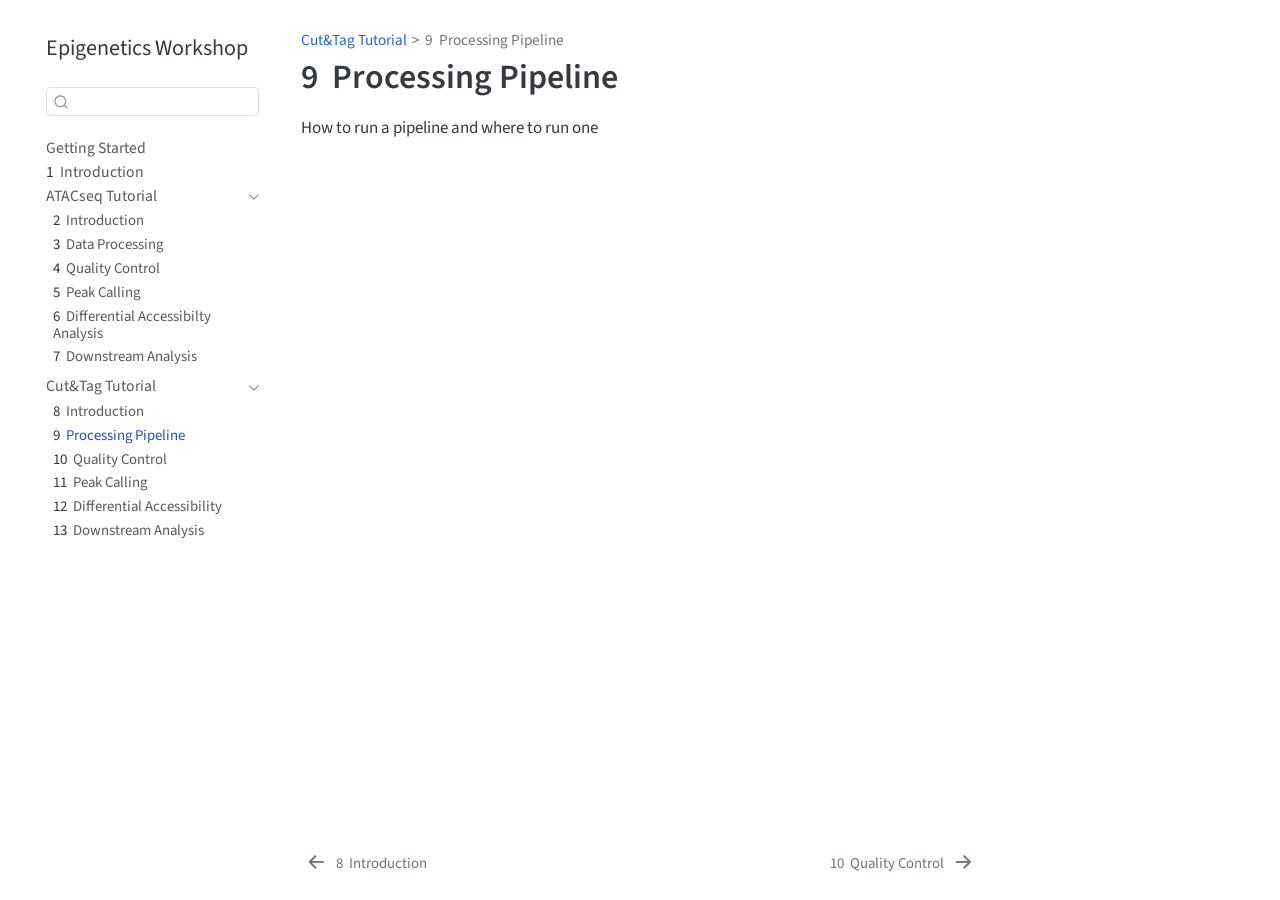
<file: 08_cuttag_processing.html>
<!DOCTYPE html>
<html xmlns="http://www.w3.org/1999/xhtml" lang="en" xml:lang="en"><head>

<meta charset="utf-8">
<meta name="generator" content="quarto-1.9.38">

<meta name="viewport" content="width=device-width, initial-scale=1.0, user-scalable=yes">


<title>9&nbsp; Processing Pipeline – Epigenetics Workshop</title>
<style>
/* Default styles provided by pandoc.
** See https://pandoc.org/MANUAL.html#variables-for-html for config info.
*/
code{white-space: pre-wrap;}
span.smallcaps{font-variant: small-caps;}
div.columns{display: flex; gap: min(4vw, 1.5em);}
div.column{flex: auto; overflow-x: auto;}
div.hanging-indent{margin-left: 1.5em; text-indent: -1.5em;}
ul.task-list{list-style: none;}
ul.task-list li input[type="checkbox"] {
  width: 0.8em;
  margin: 0 0.8em 0.2em -1em; /* quarto-specific, see https://github.com/quarto-dev/quarto-cli/issues/4556 */ 
  vertical-align: middle;
}
</style>


<script src="site_libs/quarto-nav/quarto-nav.js"></script>
<script src="site_libs/quarto-nav/headroom.min.js"></script>
<script src="site_libs/clipboard/clipboard.min.js"></script>
<script src="site_libs/quarto-search/autocomplete.umd.js"></script>
<script src="site_libs/quarto-search/fuse.min.js"></script>
<script src="site_libs/quarto-search/quarto-search.js"></script>
<meta name="quarto:offset" content="./">
<link href="./09_cuttag_qc.html" rel="next">
<link href="./07_cuttag_introduction.html" rel="prev">
<script src="site_libs/quarto-html/quarto.js" type="module"></script>
<script src="site_libs/quarto-html/tabsets/tabsets.js" type="module"></script>
<script src="site_libs/quarto-html/popper.min.js"></script>
<script src="site_libs/quarto-html/tippy.umd.min.js"></script>
<script src="site_libs/quarto-html/anchor.min.js"></script>
<link href="site_libs/quarto-html/tippy.css" rel="stylesheet">
<link href="site_libs/quarto-html/quarto-syntax-highlighting-15634bcf2e68342d4ad2dfa704d543f6.css" rel="stylesheet" id="quarto-text-highlighting-styles">
<script src="site_libs/bootstrap/bootstrap.min.js"></script>
<link href="site_libs/bootstrap/bootstrap-icons.css" rel="stylesheet">
<link href="site_libs/bootstrap/bootstrap-48abc47ddc2cbc14860ddec9e9fdb395.min.css" rel="stylesheet" append-hash="true" id="quarto-bootstrap" data-mode="light">
<script id="quarto-search-options" type="application/json">{
  "location": "sidebar",
  "copy-button": false,
  "collapse-after": 3,
  "panel-placement": "start",
  "type": "textbox",
  "limit": 50,
  "keyboard-shortcut": [
    "f",
    "/",
    "s"
  ],
  "show-item-context": false,
  "language": {
    "search-no-results-text": "No results",
    "search-matching-documents-text": "matching documents",
    "search-copy-link-title": "Copy link to search",
    "search-hide-matches-text": "Hide additional matches",
    "search-more-match-text": "more match in this document",
    "search-more-matches-text": "more matches in this document",
    "search-clear-button-title": "Clear",
    "search-text-placeholder": "",
    "search-detached-cancel-button-title": "Cancel",
    "search-submit-button-title": "Submit",
    "search-label": "Search"
  }
}</script>


</head>

<body class="nav-sidebar floating quarto-light">

<div id="quarto-search-results"></div>
  <header id="quarto-header" class="headroom fixed-top">
  <nav class="quarto-secondary-nav">
    <div class="container-fluid d-flex">
      <button type="button" class="quarto-btn-toggle btn" data-bs-toggle="collapse" role="button" data-bs-target=".quarto-sidebar-collapse-item" aria-controls="quarto-sidebar" aria-expanded="false" aria-label="Toggle sidebar navigation" onclick="if (window.quartoToggleHeadroom) { window.quartoToggleHeadroom(); }">
        <i class="bi bi-layout-text-sidebar-reverse"></i>
      </button>
        <nav class="quarto-page-breadcrumbs" aria-label="breadcrumb"><ol class="breadcrumb"><li class="breadcrumb-item"><a href="./07_cuttag_introduction.html">Cut&amp;Tag Tutorial</a></li><li class="breadcrumb-item"><a href="./08_cuttag_processing.html"><span class="chapter-number">9</span>&nbsp; <span class="chapter-title">Processing Pipeline</span></a></li></ol></nav>
        <a class="flex-grow-1" role="navigation" data-bs-toggle="collapse" data-bs-target=".quarto-sidebar-collapse-item" aria-controls="quarto-sidebar" aria-expanded="false" aria-label="Toggle sidebar navigation" onclick="if (window.quartoToggleHeadroom) { window.quartoToggleHeadroom(); }">      
        </a>
      <button type="button" class="btn quarto-search-button" aria-label="Search" onclick="window.quartoOpenSearch();">
        <i class="bi bi-search"></i>
      </button>
    </div>
  </nav>
</header>
<!-- content -->
<div id="quarto-content" class="quarto-container page-columns page-rows-contents page-layout-article">
<!-- sidebar -->
  <nav id="quarto-sidebar" class="sidebar collapse collapse-horizontal quarto-sidebar-collapse-item sidebar-navigation floating overflow-auto">
    <div class="pt-lg-2 mt-2 text-left sidebar-header">
    <div class="sidebar-title mb-0 py-0">
      <a href="./">Epigenetics Workshop</a> 
    </div>
      </div>
        <div class="mt-2 flex-shrink-0 align-items-center">
        <div class="sidebar-search">
        <div id="quarto-search" class="" title="Search"></div>
        </div>
        </div>
    <div class="sidebar-menu-container"> 
    <ul class="list-unstyled mt-1">
        <li class="sidebar-item">
  <div class="sidebar-item-container"> 
  <a href="./index.html" class="sidebar-item-text sidebar-link">
 <span class="menu-text">Getting Started</span></a>
  </div>
</li>
        <li class="sidebar-item">
  <div class="sidebar-item-container"> 
  <a href="./00_introduction.html" class="sidebar-item-text sidebar-link">
 <span class="menu-text"><span class="chapter-number">1</span>&nbsp; <span class="chapter-title">Introduction</span></span></a>
  </div>
</li>
        <li class="sidebar-item sidebar-item-section">
      <div class="sidebar-item-container"> 
            <a class="sidebar-item-text sidebar-link text-start" data-bs-toggle="collapse" data-bs-target="#quarto-sidebar-section-1" role="navigation" aria-expanded="true">
 <span class="menu-text">ATACseq Tutorial</span></a>
          <a class="sidebar-item-toggle text-start" data-bs-toggle="collapse" data-bs-target="#quarto-sidebar-section-1" role="navigation" aria-expanded="true" aria-label="Toggle section">
            <i class="bi bi-chevron-right ms-2"></i>
          </a> 
      </div>
      <ul id="quarto-sidebar-section-1" class="collapse list-unstyled sidebar-section depth1 show">  
          <li class="sidebar-item">
  <div class="sidebar-item-container"> 
  <a href="./01_atacseq_introduction.html" class="sidebar-item-text sidebar-link">
 <span class="menu-text"><span class="chapter-number">2</span>&nbsp; <span class="chapter-title">Introduction</span></span></a>
  </div>
</li>
          <li class="sidebar-item">
  <div class="sidebar-item-container"> 
  <a href="./02_atacseq_processing.html" class="sidebar-item-text sidebar-link">
 <span class="menu-text"><span class="chapter-number">3</span>&nbsp; <span class="chapter-title">Data Processing</span></span></a>
  </div>
</li>
          <li class="sidebar-item">
  <div class="sidebar-item-container"> 
  <a href="./03_atacseq_qc.html" class="sidebar-item-text sidebar-link">
 <span class="menu-text"><span class="chapter-number">4</span>&nbsp; <span class="chapter-title">Quality Control</span></span></a>
  </div>
</li>
          <li class="sidebar-item">
  <div class="sidebar-item-container"> 
  <a href="./04_atacseq_peak_calling.html" class="sidebar-item-text sidebar-link">
 <span class="menu-text"><span class="chapter-number">5</span>&nbsp; <span class="chapter-title">Peak Calling</span></span></a>
  </div>
</li>
          <li class="sidebar-item">
  <div class="sidebar-item-container"> 
  <a href="./05_atacseq_differential_accessibility.html" class="sidebar-item-text sidebar-link">
 <span class="menu-text"><span class="chapter-number">6</span>&nbsp; <span class="chapter-title">Differential Accessibilty Analysis</span></span></a>
  </div>
</li>
          <li class="sidebar-item">
  <div class="sidebar-item-container"> 
  <a href="./06_atacseq_downstream_analysis.html" class="sidebar-item-text sidebar-link">
 <span class="menu-text"><span class="chapter-number">7</span>&nbsp; <span class="chapter-title">Downstream Analysis</span></span></a>
  </div>
</li>
      </ul>
  </li>
        <li class="sidebar-item sidebar-item-section">
      <div class="sidebar-item-container"> 
            <a class="sidebar-item-text sidebar-link text-start" data-bs-toggle="collapse" data-bs-target="#quarto-sidebar-section-2" role="navigation" aria-expanded="true">
 <span class="menu-text">Cut&amp;Tag Tutorial</span></a>
          <a class="sidebar-item-toggle text-start" data-bs-toggle="collapse" data-bs-target="#quarto-sidebar-section-2" role="navigation" aria-expanded="true" aria-label="Toggle section">
            <i class="bi bi-chevron-right ms-2"></i>
          </a> 
      </div>
      <ul id="quarto-sidebar-section-2" class="collapse list-unstyled sidebar-section depth1 show">  
          <li class="sidebar-item">
  <div class="sidebar-item-container"> 
  <a href="./07_cuttag_introduction.html" class="sidebar-item-text sidebar-link">
 <span class="menu-text"><span class="chapter-number">8</span>&nbsp; <span class="chapter-title">Introduction</span></span></a>
  </div>
</li>
          <li class="sidebar-item">
  <div class="sidebar-item-container"> 
  <a href="./08_cuttag_processing.html" class="sidebar-item-text sidebar-link active">
 <span class="menu-text"><span class="chapter-number">9</span>&nbsp; <span class="chapter-title">Processing Pipeline</span></span></a>
  </div>
</li>
          <li class="sidebar-item">
  <div class="sidebar-item-container"> 
  <a href="./09_cuttag_qc.html" class="sidebar-item-text sidebar-link">
 <span class="menu-text"><span class="chapter-number">10</span>&nbsp; <span class="chapter-title">Quality Control</span></span></a>
  </div>
</li>
          <li class="sidebar-item">
  <div class="sidebar-item-container"> 
  <a href="./10_cuttag_peak_calling.html" class="sidebar-item-text sidebar-link">
 <span class="menu-text"><span class="chapter-number">11</span>&nbsp; <span class="chapter-title">Peak Calling</span></span></a>
  </div>
</li>
          <li class="sidebar-item">
  <div class="sidebar-item-container"> 
  <a href="./11_cuttag_differential_accessibilty.html" class="sidebar-item-text sidebar-link">
 <span class="menu-text"><span class="chapter-number">12</span>&nbsp; <span class="chapter-title">Differential Accessibility</span></span></a>
  </div>
</li>
          <li class="sidebar-item">
  <div class="sidebar-item-container"> 
  <a href="./12_cuttag_downstream_analysis.html" class="sidebar-item-text sidebar-link">
 <span class="menu-text"><span class="chapter-number">13</span>&nbsp; <span class="chapter-title">Downstream Analysis</span></span></a>
  </div>
</li>
      </ul>
  </li>
    </ul>
    </div>
</nav>
<div id="quarto-sidebar-glass" class="quarto-sidebar-collapse-item" data-bs-toggle="collapse" data-bs-target=".quarto-sidebar-collapse-item"></div>
<!-- margin-sidebar -->
    <div id="quarto-margin-sidebar" class="sidebar margin-sidebar zindex-bottom">
        
    </div>
<!-- main -->
<main class="content" id="quarto-document-content">

<header id="title-block-header" class="quarto-title-block default"><nav class="quarto-page-breadcrumbs quarto-title-breadcrumbs d-none d-lg-block" aria-label="breadcrumb"><ol class="breadcrumb"><li class="breadcrumb-item"><a href="./07_cuttag_introduction.html">Cut&amp;Tag Tutorial</a></li><li class="breadcrumb-item"><a href="./08_cuttag_processing.html"><span class="chapter-number">9</span>&nbsp; <span class="chapter-title">Processing Pipeline</span></a></li></ol></nav>
<div class="quarto-title">
<h1 class="title"><span class="chapter-number">9</span>&nbsp; <span class="chapter-title">Processing Pipeline</span></h1>
</div>



<div class="quarto-title-meta">

    
  
    
  </div>
  


</header>


<p>How to run a pipeline and where to run one</p>



</main> <!-- /main -->
<script id="quarto-html-after-body" type="application/javascript">
  window.document.addEventListener("DOMContentLoaded", function (event) {
    const icon = "";
    const anchorJS = new window.AnchorJS();
    anchorJS.options = {
      placement: 'right',
      icon: icon
    };
    anchorJS.add('.anchored');
    const isCodeAnnotation = (el) => {
      for (const clz of el.classList) {
        if (clz.startsWith('code-annotation-')) {                     
          return true;
        }
      }
      return false;
    }
    const onCopySuccess = function(e) {
      // button target
      const button = e.trigger;
      // don't keep focus
      button.blur();
      // flash "checked"
      button.classList.add('code-copy-button-checked');
      var currentTitle = button.getAttribute("title");
      button.setAttribute("title", "Copied!");
      let tooltip;
      if (window.bootstrap) {
        button.setAttribute("data-bs-toggle", "tooltip");
        button.setAttribute("data-bs-placement", "left");
        button.setAttribute("data-bs-title", "Copied!");
        tooltip = new bootstrap.Tooltip(button, 
          { trigger: "manual", 
            customClass: "code-copy-button-tooltip",
            offset: [0, -8]});
        tooltip.show();    
      }
      setTimeout(function() {
        if (tooltip) {
          tooltip.hide();
          button.removeAttribute("data-bs-title");
          button.removeAttribute("data-bs-toggle");
          button.removeAttribute("data-bs-placement");
        }
        button.setAttribute("title", currentTitle);
        button.classList.remove('code-copy-button-checked');
      }, 1000);
      // clear code selection
      e.clearSelection();
    }
    const getTextToCopy = function(trigger) {
      const outerScaffold = trigger.parentElement.cloneNode(true);
      const codeEl = outerScaffold.querySelector('code');
      for (const childEl of codeEl.children) {
        if (isCodeAnnotation(childEl)) {
          childEl.remove();
        }
      }
      return codeEl.innerText;
    }
    const clipboard = new window.ClipboardJS('.code-copy-button:not([data-in-quarto-modal])', {
      text: getTextToCopy
    });
    clipboard.on('success', onCopySuccess);
    if (window.document.getElementById('quarto-embedded-source-code-modal')) {
      const clipboardModal = new window.ClipboardJS('.code-copy-button[data-in-quarto-modal]', {
        text: getTextToCopy,
        container: window.document.getElementById('quarto-embedded-source-code-modal')
      });
      clipboardModal.on('success', onCopySuccess);
    }
      var localhostRegex = new RegExp(/^(?:http|https):\/\/localhost\:?[0-9]*\//);
      var mailtoRegex = new RegExp(/^mailto:/);
        var filterRegex = new RegExp('/' + window.location.host + '/');
      var isInternal = (href) => {
          return filterRegex.test(href) || localhostRegex.test(href) || mailtoRegex.test(href);
      }
      // Inspect non-navigation links and adorn them if external
     var links = window.document.querySelectorAll('a[href]:not(.nav-link):not(.navbar-brand):not(.toc-action):not(.sidebar-link):not(.sidebar-item-toggle):not(.pagination-link):not(.no-external):not([aria-hidden]):not(.dropdown-item):not(.quarto-navigation-tool):not(.about-link)');
      for (var i=0; i<links.length; i++) {
        const link = links[i];
        if (!isInternal(link.href)) {
          // undo the damage that might have been done by quarto-nav.js in the case of
          // links that we want to consider external
          if (link.dataset.originalHref !== undefined) {
            link.href = link.dataset.originalHref;
          }
        }
      }
    function tippyHover(el, contentFn, onTriggerFn, onUntriggerFn) {
      const config = {
        allowHTML: true,
        maxWidth: 500,
        delay: 100,
        arrow: false,
        appendTo: function(el) {
            return el.parentElement;
        },
        interactive: true,
        interactiveBorder: 10,
        theme: 'quarto',
        placement: 'bottom-start',
      };
      if (contentFn) {
        config.content = contentFn;
      }
      if (onTriggerFn) {
        config.onTrigger = onTriggerFn;
      }
      if (onUntriggerFn) {
        config.onUntrigger = onUntriggerFn;
      }
      window.tippy(el, config); 
    }
    const noterefs = window.document.querySelectorAll('a[role="doc-noteref"]');
    for (var i=0; i<noterefs.length; i++) {
      const ref = noterefs[i];
      tippyHover(ref, function() {
        // use id or data attribute instead here
        let href = ref.getAttribute('data-footnote-href') || ref.getAttribute('href');
        try { href = new URL(href).hash; } catch {}
        const id = href.replace(/^#\/?/, "");
        const note = window.document.getElementById(id);
        if (note) {
          return note.innerHTML;
        } else {
          return "";
        }
      });
    }
    const xrefs = window.document.querySelectorAll('a.quarto-xref');
    const processXRef = (id, note) => {
      // Strip column container classes
      const stripColumnClz = (el) => {
        el.classList.remove("page-full", "page-columns");
        if (el.children) {
          for (const child of el.children) {
            stripColumnClz(child);
          }
        }
      }
      stripColumnClz(note)
      if (id === null || id.startsWith('sec-')) {
        // Special case sections, only their first couple elements
        const container = document.createElement("div");
        if (note.children && note.children.length > 2) {
          container.appendChild(note.children[0].cloneNode(true));
          for (let i = 1; i < note.children.length; i++) {
            const child = note.children[i];
            if (child.tagName === "P" && child.innerText === "") {
              continue;
            } else {
              container.appendChild(child.cloneNode(true));
              break;
            }
          }
          if (window.Quarto?.typesetMath) {
            window.Quarto.typesetMath(container);
          }
          return container.innerHTML
        } else {
          if (window.Quarto?.typesetMath) {
            window.Quarto.typesetMath(note);
          }
          return note.innerHTML;
        }
      } else {
        // Remove any anchor links if they are present
        const anchorLink = note.querySelector('a.anchorjs-link');
        if (anchorLink) {
          anchorLink.remove();
        }
        if (window.Quarto?.typesetMath) {
          window.Quarto.typesetMath(note);
        }
        if (note.classList.contains("callout")) {
          return note.outerHTML;
        } else {
          return note.innerHTML;
        }
      }
    }
    for (var i=0; i<xrefs.length; i++) {
      const xref = xrefs[i];
      tippyHover(xref, undefined, function(instance) {
        instance.disable();
        let url = xref.getAttribute('href');
        let hash = undefined; 
        if (url.startsWith('#')) {
          hash = url;
        } else {
          try { hash = new URL(url).hash; } catch {}
        }
        if (hash) {
          const id = hash.replace(/^#\/?/, "");
          const note = window.document.getElementById(id);
          if (note !== null) {
            try {
              const html = processXRef(id, note.cloneNode(true));
              instance.setContent(html);
            } finally {
              instance.enable();
              instance.show();
            }
          } else {
            // See if we can fetch this
            fetch(url.split('#')[0])
            .then(res => res.text())
            .then(html => {
              const parser = new DOMParser();
              const htmlDoc = parser.parseFromString(html, "text/html");
              const note = htmlDoc.getElementById(id);
              if (note !== null) {
                const html = processXRef(id, note);
                instance.setContent(html);
              } 
            }).finally(() => {
              instance.enable();
              instance.show();
            });
          }
        } else {
          // See if we can fetch a full url (with no hash to target)
          // This is a special case and we should probably do some content thinning / targeting
          fetch(url)
          .then(res => res.text())
          .then(html => {
            const parser = new DOMParser();
            const htmlDoc = parser.parseFromString(html, "text/html");
            const note = htmlDoc.querySelector('main.content');
            if (note !== null) {
              // This should only happen for chapter cross references
              // (since there is no id in the URL)
              // remove the first header
              if (note.children.length > 0 && note.children[0].tagName === "HEADER") {
                note.children[0].remove();
              }
              const html = processXRef(null, note);
              instance.setContent(html);
            } 
          }).finally(() => {
            instance.enable();
            instance.show();
          });
        }
      }, function(instance) {
      });
    }
        let selectedAnnoteEl;
        const selectorForAnnotation = ( cell, annotation) => {
          let cellAttr = 'data-code-cell="' + cell + '"';
          let lineAttr = 'data-code-annotation="' +  annotation + '"';
          const selector = 'span[' + cellAttr + '][' + lineAttr + ']';
          return selector;
        }
        const selectCodeLines = (annoteEl) => {
          const doc = window.document;
          const targetCell = annoteEl.getAttribute("data-target-cell");
          const targetAnnotation = annoteEl.getAttribute("data-target-annotation");
          const annoteSpan = window.document.querySelector(selectorForAnnotation(targetCell, targetAnnotation));
          const lines = annoteSpan.getAttribute("data-code-lines").split(",");
          const lineIds = lines.map((line) => {
            return targetCell + "-" + line;
          })
          let top = null;
          let height = null;
          let parent = null;
          if (lineIds.length > 0) {
              //compute the position of the single el (top and bottom and make a div)
              const el = window.document.getElementById(lineIds[0]);
              top = el.offsetTop;
              height = el.offsetHeight;
              parent = el.parentElement.parentElement;
            if (lineIds.length > 1) {
              const lastEl = window.document.getElementById(lineIds[lineIds.length - 1]);
              const bottom = lastEl.offsetTop + lastEl.offsetHeight;
              height = bottom - top;
            }
            if (top !== null && height !== null && parent !== null) {
              // cook up a div (if necessary) and position it 
              let div = window.document.getElementById("code-annotation-line-highlight");
              if (div === null) {
                div = window.document.createElement("div");
                div.setAttribute("id", "code-annotation-line-highlight");
                div.style.position = 'absolute';
                parent.appendChild(div);
              }
              div.style.top = top - 2 + "px";
              div.style.height = height + 4 + "px";
              div.style.left = 0;
              let gutterDiv = window.document.getElementById("code-annotation-line-highlight-gutter");
              if (gutterDiv === null) {
                gutterDiv = window.document.createElement("div");
                gutterDiv.setAttribute("id", "code-annotation-line-highlight-gutter");
                gutterDiv.style.position = 'absolute';
                const codeCell = window.document.getElementById(targetCell);
                const gutter = codeCell.querySelector('.code-annotation-gutter');
                gutter.appendChild(gutterDiv);
              }
              gutterDiv.style.top = top - 2 + "px";
              gutterDiv.style.height = height + 4 + "px";
            }
            selectedAnnoteEl = annoteEl;
          }
        };
        const unselectCodeLines = () => {
          const elementsIds = ["code-annotation-line-highlight", "code-annotation-line-highlight-gutter"];
          elementsIds.forEach((elId) => {
            const div = window.document.getElementById(elId);
            if (div) {
              div.remove();
            }
          });
          selectedAnnoteEl = undefined;
        };
          // Handle positioning of the toggle
      window.addEventListener(
        "resize",
        throttle(() => {
          elRect = undefined;
          if (selectedAnnoteEl) {
            selectCodeLines(selectedAnnoteEl);
          }
        }, 10)
      );
      function throttle(fn, ms) {
      let throttle = false;
      let timer;
        return (...args) => {
          if(!throttle) { // first call gets through
              fn.apply(this, args);
              throttle = true;
          } else { // all the others get throttled
              if(timer) clearTimeout(timer); // cancel #2
              timer = setTimeout(() => {
                fn.apply(this, args);
                timer = throttle = false;
              }, ms);
          }
        };
      }
        // Attach click handler to the DT
        const annoteDls = window.document.querySelectorAll('dt[data-target-cell]');
        for (const annoteDlNode of annoteDls) {
          annoteDlNode.addEventListener('click', (event) => {
            const clickedEl = event.target;
            if (clickedEl !== selectedAnnoteEl) {
              unselectCodeLines();
              const activeEl = window.document.querySelector('dt[data-target-cell].code-annotation-active');
              if (activeEl) {
                activeEl.classList.remove('code-annotation-active');
              }
              selectCodeLines(clickedEl);
              clickedEl.classList.add('code-annotation-active');
            } else {
              // Unselect the line
              unselectCodeLines();
              clickedEl.classList.remove('code-annotation-active');
            }
          });
        }
    const findCites = (el) => {
      const parentEl = el.parentElement;
      if (parentEl) {
        const cites = parentEl.dataset.cites;
        if (cites) {
          return {
            el,
            cites: cites.split(' ')
          };
        } else {
          return findCites(el.parentElement)
        }
      } else {
        return undefined;
      }
    };
    var bibliorefs = window.document.querySelectorAll('a[role="doc-biblioref"]');
    for (var i=0; i<bibliorefs.length; i++) {
      const ref = bibliorefs[i];
      const citeInfo = findCites(ref);
      if (citeInfo) {
        tippyHover(citeInfo.el, function() {
          var popup = window.document.createElement('div');
          citeInfo.cites.forEach(function(cite) {
            var citeDiv = window.document.createElement('div');
            citeDiv.classList.add('hanging-indent');
            citeDiv.classList.add('csl-entry');
            var biblioDiv = window.document.getElementById('ref-' + cite);
            if (biblioDiv) {
              citeDiv.innerHTML = biblioDiv.innerHTML;
            }
            popup.appendChild(citeDiv);
          });
          return popup.innerHTML;
        });
      }
    }
  });
  </script>
<nav class="page-navigation">
  <div class="nav-page nav-page-previous">
      <a href="./07_cuttag_introduction.html" class="pagination-link" aria-label="Introduction">
        <i class="bi bi-arrow-left-short"></i> <span class="nav-page-text"><span class="chapter-number">8</span>&nbsp; <span class="chapter-title">Introduction</span></span>
      </a>          
  </div>
  <div class="nav-page nav-page-next">
      <a href="./09_cuttag_qc.html" class="pagination-link" aria-label="Quality Control">
        <span class="nav-page-text"><span class="chapter-number">10</span>&nbsp; <span class="chapter-title">Quality Control</span></span> <i class="bi bi-arrow-right-short"></i>
      </a>
  </div>
</nav>
</div> <!-- /content -->




</body></html>
</file>
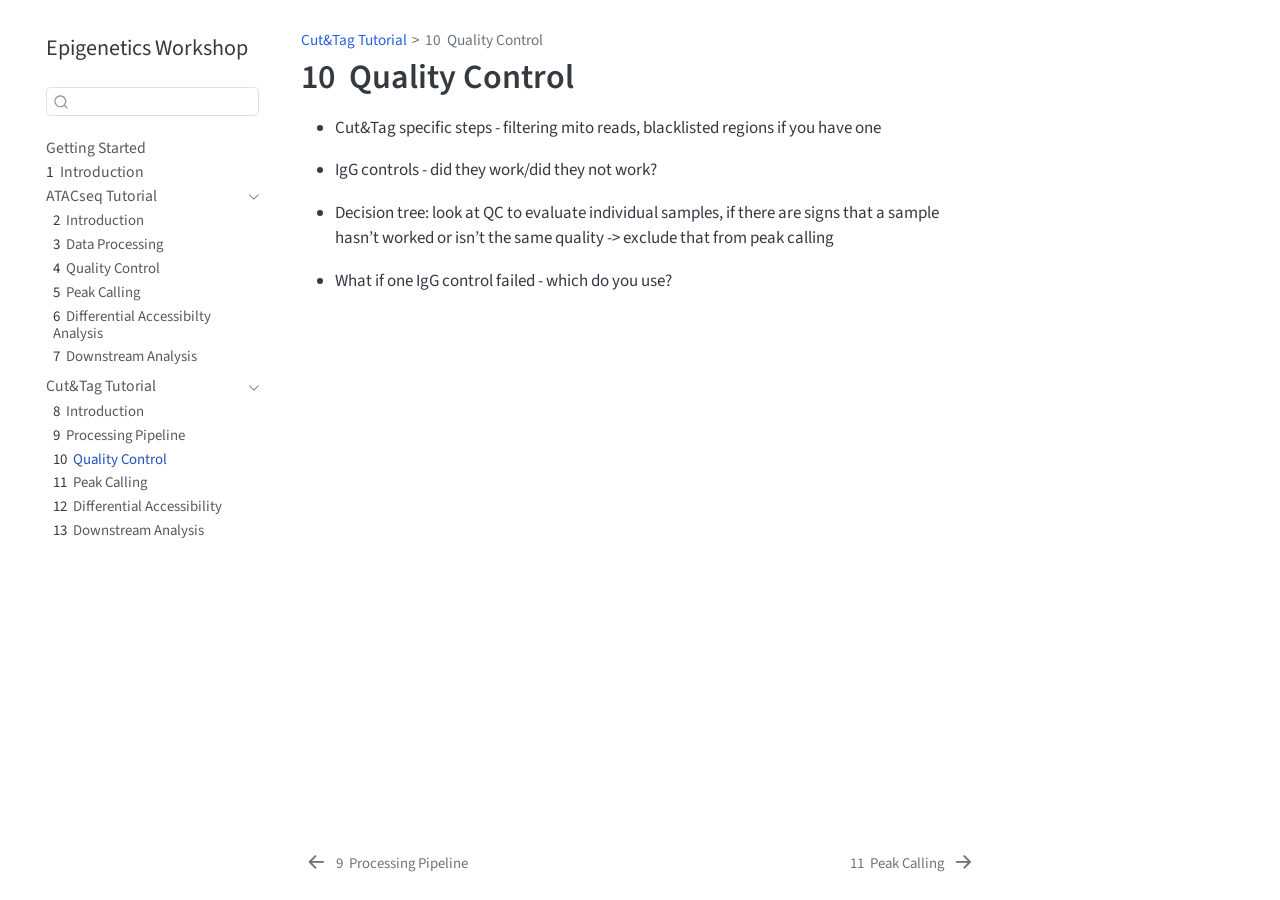
<file: 09_cuttag_qc.html>
<!DOCTYPE html>
<html xmlns="http://www.w3.org/1999/xhtml" lang="en" xml:lang="en"><head>

<meta charset="utf-8">
<meta name="generator" content="quarto-1.9.38">

<meta name="viewport" content="width=device-width, initial-scale=1.0, user-scalable=yes">


<title>10&nbsp; Quality Control – Epigenetics Workshop</title>
<style>
/* Default styles provided by pandoc.
** See https://pandoc.org/MANUAL.html#variables-for-html for config info.
*/
code{white-space: pre-wrap;}
span.smallcaps{font-variant: small-caps;}
div.columns{display: flex; gap: min(4vw, 1.5em);}
div.column{flex: auto; overflow-x: auto;}
div.hanging-indent{margin-left: 1.5em; text-indent: -1.5em;}
ul.task-list{list-style: none;}
ul.task-list li input[type="checkbox"] {
  width: 0.8em;
  margin: 0 0.8em 0.2em -1em; /* quarto-specific, see https://github.com/quarto-dev/quarto-cli/issues/4556 */ 
  vertical-align: middle;
}
</style>


<script src="site_libs/quarto-nav/quarto-nav.js"></script>
<script src="site_libs/quarto-nav/headroom.min.js"></script>
<script src="site_libs/clipboard/clipboard.min.js"></script>
<script src="site_libs/quarto-search/autocomplete.umd.js"></script>
<script src="site_libs/quarto-search/fuse.min.js"></script>
<script src="site_libs/quarto-search/quarto-search.js"></script>
<meta name="quarto:offset" content="./">
<link href="./10_cuttag_peak_calling.html" rel="next">
<link href="./08_cuttag_processing.html" rel="prev">
<script src="site_libs/quarto-html/quarto.js" type="module"></script>
<script src="site_libs/quarto-html/tabsets/tabsets.js" type="module"></script>
<script src="site_libs/quarto-html/popper.min.js"></script>
<script src="site_libs/quarto-html/tippy.umd.min.js"></script>
<script src="site_libs/quarto-html/anchor.min.js"></script>
<link href="site_libs/quarto-html/tippy.css" rel="stylesheet">
<link href="site_libs/quarto-html/quarto-syntax-highlighting-15634bcf2e68342d4ad2dfa704d543f6.css" rel="stylesheet" id="quarto-text-highlighting-styles">
<script src="site_libs/bootstrap/bootstrap.min.js"></script>
<link href="site_libs/bootstrap/bootstrap-icons.css" rel="stylesheet">
<link href="site_libs/bootstrap/bootstrap-48abc47ddc2cbc14860ddec9e9fdb395.min.css" rel="stylesheet" append-hash="true" id="quarto-bootstrap" data-mode="light">
<script id="quarto-search-options" type="application/json">{
  "location": "sidebar",
  "copy-button": false,
  "collapse-after": 3,
  "panel-placement": "start",
  "type": "textbox",
  "limit": 50,
  "keyboard-shortcut": [
    "f",
    "/",
    "s"
  ],
  "show-item-context": false,
  "language": {
    "search-no-results-text": "No results",
    "search-matching-documents-text": "matching documents",
    "search-copy-link-title": "Copy link to search",
    "search-hide-matches-text": "Hide additional matches",
    "search-more-match-text": "more match in this document",
    "search-more-matches-text": "more matches in this document",
    "search-clear-button-title": "Clear",
    "search-text-placeholder": "",
    "search-detached-cancel-button-title": "Cancel",
    "search-submit-button-title": "Submit",
    "search-label": "Search"
  }
}</script>


</head>

<body class="nav-sidebar floating quarto-light">

<div id="quarto-search-results"></div>
  <header id="quarto-header" class="headroom fixed-top">
  <nav class="quarto-secondary-nav">
    <div class="container-fluid d-flex">
      <button type="button" class="quarto-btn-toggle btn" data-bs-toggle="collapse" role="button" data-bs-target=".quarto-sidebar-collapse-item" aria-controls="quarto-sidebar" aria-expanded="false" aria-label="Toggle sidebar navigation" onclick="if (window.quartoToggleHeadroom) { window.quartoToggleHeadroom(); }">
        <i class="bi bi-layout-text-sidebar-reverse"></i>
      </button>
        <nav class="quarto-page-breadcrumbs" aria-label="breadcrumb"><ol class="breadcrumb"><li class="breadcrumb-item"><a href="./07_cuttag_introduction.html">Cut&amp;Tag Tutorial</a></li><li class="breadcrumb-item"><a href="./09_cuttag_qc.html"><span class="chapter-number">10</span>&nbsp; <span class="chapter-title">Quality Control</span></a></li></ol></nav>
        <a class="flex-grow-1" role="navigation" data-bs-toggle="collapse" data-bs-target=".quarto-sidebar-collapse-item" aria-controls="quarto-sidebar" aria-expanded="false" aria-label="Toggle sidebar navigation" onclick="if (window.quartoToggleHeadroom) { window.quartoToggleHeadroom(); }">      
        </a>
      <button type="button" class="btn quarto-search-button" aria-label="Search" onclick="window.quartoOpenSearch();">
        <i class="bi bi-search"></i>
      </button>
    </div>
  </nav>
</header>
<!-- content -->
<div id="quarto-content" class="quarto-container page-columns page-rows-contents page-layout-article">
<!-- sidebar -->
  <nav id="quarto-sidebar" class="sidebar collapse collapse-horizontal quarto-sidebar-collapse-item sidebar-navigation floating overflow-auto">
    <div class="pt-lg-2 mt-2 text-left sidebar-header">
    <div class="sidebar-title mb-0 py-0">
      <a href="./">Epigenetics Workshop</a> 
    </div>
      </div>
        <div class="mt-2 flex-shrink-0 align-items-center">
        <div class="sidebar-search">
        <div id="quarto-search" class="" title="Search"></div>
        </div>
        </div>
    <div class="sidebar-menu-container"> 
    <ul class="list-unstyled mt-1">
        <li class="sidebar-item">
  <div class="sidebar-item-container"> 
  <a href="./index.html" class="sidebar-item-text sidebar-link">
 <span class="menu-text">Getting Started</span></a>
  </div>
</li>
        <li class="sidebar-item">
  <div class="sidebar-item-container"> 
  <a href="./00_introduction.html" class="sidebar-item-text sidebar-link">
 <span class="menu-text"><span class="chapter-number">1</span>&nbsp; <span class="chapter-title">Introduction</span></span></a>
  </div>
</li>
        <li class="sidebar-item sidebar-item-section">
      <div class="sidebar-item-container"> 
            <a class="sidebar-item-text sidebar-link text-start" data-bs-toggle="collapse" data-bs-target="#quarto-sidebar-section-1" role="navigation" aria-expanded="true">
 <span class="menu-text">ATACseq Tutorial</span></a>
          <a class="sidebar-item-toggle text-start" data-bs-toggle="collapse" data-bs-target="#quarto-sidebar-section-1" role="navigation" aria-expanded="true" aria-label="Toggle section">
            <i class="bi bi-chevron-right ms-2"></i>
          </a> 
      </div>
      <ul id="quarto-sidebar-section-1" class="collapse list-unstyled sidebar-section depth1 show">  
          <li class="sidebar-item">
  <div class="sidebar-item-container"> 
  <a href="./01_atacseq_introduction.html" class="sidebar-item-text sidebar-link">
 <span class="menu-text"><span class="chapter-number">2</span>&nbsp; <span class="chapter-title">Introduction</span></span></a>
  </div>
</li>
          <li class="sidebar-item">
  <div class="sidebar-item-container"> 
  <a href="./02_atacseq_processing.html" class="sidebar-item-text sidebar-link">
 <span class="menu-text"><span class="chapter-number">3</span>&nbsp; <span class="chapter-title">Data Processing</span></span></a>
  </div>
</li>
          <li class="sidebar-item">
  <div class="sidebar-item-container"> 
  <a href="./03_atacseq_qc.html" class="sidebar-item-text sidebar-link">
 <span class="menu-text"><span class="chapter-number">4</span>&nbsp; <span class="chapter-title">Quality Control</span></span></a>
  </div>
</li>
          <li class="sidebar-item">
  <div class="sidebar-item-container"> 
  <a href="./04_atacseq_peak_calling.html" class="sidebar-item-text sidebar-link">
 <span class="menu-text"><span class="chapter-number">5</span>&nbsp; <span class="chapter-title">Peak Calling</span></span></a>
  </div>
</li>
          <li class="sidebar-item">
  <div class="sidebar-item-container"> 
  <a href="./05_atacseq_differential_accessibility.html" class="sidebar-item-text sidebar-link">
 <span class="menu-text"><span class="chapter-number">6</span>&nbsp; <span class="chapter-title">Differential Accessibilty Analysis</span></span></a>
  </div>
</li>
          <li class="sidebar-item">
  <div class="sidebar-item-container"> 
  <a href="./06_atacseq_downstream_analysis.html" class="sidebar-item-text sidebar-link">
 <span class="menu-text"><span class="chapter-number">7</span>&nbsp; <span class="chapter-title">Downstream Analysis</span></span></a>
  </div>
</li>
      </ul>
  </li>
        <li class="sidebar-item sidebar-item-section">
      <div class="sidebar-item-container"> 
            <a class="sidebar-item-text sidebar-link text-start" data-bs-toggle="collapse" data-bs-target="#quarto-sidebar-section-2" role="navigation" aria-expanded="true">
 <span class="menu-text">Cut&amp;Tag Tutorial</span></a>
          <a class="sidebar-item-toggle text-start" data-bs-toggle="collapse" data-bs-target="#quarto-sidebar-section-2" role="navigation" aria-expanded="true" aria-label="Toggle section">
            <i class="bi bi-chevron-right ms-2"></i>
          </a> 
      </div>
      <ul id="quarto-sidebar-section-2" class="collapse list-unstyled sidebar-section depth1 show">  
          <li class="sidebar-item">
  <div class="sidebar-item-container"> 
  <a href="./07_cuttag_introduction.html" class="sidebar-item-text sidebar-link">
 <span class="menu-text"><span class="chapter-number">8</span>&nbsp; <span class="chapter-title">Introduction</span></span></a>
  </div>
</li>
          <li class="sidebar-item">
  <div class="sidebar-item-container"> 
  <a href="./08_cuttag_processing.html" class="sidebar-item-text sidebar-link">
 <span class="menu-text"><span class="chapter-number">9</span>&nbsp; <span class="chapter-title">Processing Pipeline</span></span></a>
  </div>
</li>
          <li class="sidebar-item">
  <div class="sidebar-item-container"> 
  <a href="./09_cuttag_qc.html" class="sidebar-item-text sidebar-link active">
 <span class="menu-text"><span class="chapter-number">10</span>&nbsp; <span class="chapter-title">Quality Control</span></span></a>
  </div>
</li>
          <li class="sidebar-item">
  <div class="sidebar-item-container"> 
  <a href="./10_cuttag_peak_calling.html" class="sidebar-item-text sidebar-link">
 <span class="menu-text"><span class="chapter-number">11</span>&nbsp; <span class="chapter-title">Peak Calling</span></span></a>
  </div>
</li>
          <li class="sidebar-item">
  <div class="sidebar-item-container"> 
  <a href="./11_cuttag_differential_accessibilty.html" class="sidebar-item-text sidebar-link">
 <span class="menu-text"><span class="chapter-number">12</span>&nbsp; <span class="chapter-title">Differential Accessibility</span></span></a>
  </div>
</li>
          <li class="sidebar-item">
  <div class="sidebar-item-container"> 
  <a href="./12_cuttag_downstream_analysis.html" class="sidebar-item-text sidebar-link">
 <span class="menu-text"><span class="chapter-number">13</span>&nbsp; <span class="chapter-title">Downstream Analysis</span></span></a>
  </div>
</li>
      </ul>
  </li>
    </ul>
    </div>
</nav>
<div id="quarto-sidebar-glass" class="quarto-sidebar-collapse-item" data-bs-toggle="collapse" data-bs-target=".quarto-sidebar-collapse-item"></div>
<!-- margin-sidebar -->
    <div id="quarto-margin-sidebar" class="sidebar margin-sidebar zindex-bottom">
        
    </div>
<!-- main -->
<main class="content" id="quarto-document-content">

<header id="title-block-header" class="quarto-title-block default"><nav class="quarto-page-breadcrumbs quarto-title-breadcrumbs d-none d-lg-block" aria-label="breadcrumb"><ol class="breadcrumb"><li class="breadcrumb-item"><a href="./07_cuttag_introduction.html">Cut&amp;Tag Tutorial</a></li><li class="breadcrumb-item"><a href="./09_cuttag_qc.html"><span class="chapter-number">10</span>&nbsp; <span class="chapter-title">Quality Control</span></a></li></ol></nav>
<div class="quarto-title">
<h1 class="title"><span class="chapter-number">10</span>&nbsp; <span class="chapter-title">Quality Control</span></h1>
</div>



<div class="quarto-title-meta">

    
  
    
  </div>
  


</header>


<ul>
<li><p>Cut&amp;Tag specific steps - filtering mito reads, blacklisted regions if you have one</p></li>
<li><p>IgG controls - did they work/did they not work?</p></li>
<li><p>Decision tree: look at QC to evaluate individual samples, if there are signs that a sample hasn’t worked or isn’t the same quality -&gt; exclude that from peak calling</p></li>
<li><p>What if one IgG control failed - which do you use?</p></li>
</ul>



</main> <!-- /main -->
<script id="quarto-html-after-body" type="application/javascript">
  window.document.addEventListener("DOMContentLoaded", function (event) {
    const icon = "";
    const anchorJS = new window.AnchorJS();
    anchorJS.options = {
      placement: 'right',
      icon: icon
    };
    anchorJS.add('.anchored');
    const isCodeAnnotation = (el) => {
      for (const clz of el.classList) {
        if (clz.startsWith('code-annotation-')) {                     
          return true;
        }
      }
      return false;
    }
    const onCopySuccess = function(e) {
      // button target
      const button = e.trigger;
      // don't keep focus
      button.blur();
      // flash "checked"
      button.classList.add('code-copy-button-checked');
      var currentTitle = button.getAttribute("title");
      button.setAttribute("title", "Copied!");
      let tooltip;
      if (window.bootstrap) {
        button.setAttribute("data-bs-toggle", "tooltip");
        button.setAttribute("data-bs-placement", "left");
        button.setAttribute("data-bs-title", "Copied!");
        tooltip = new bootstrap.Tooltip(button, 
          { trigger: "manual", 
            customClass: "code-copy-button-tooltip",
            offset: [0, -8]});
        tooltip.show();    
      }
      setTimeout(function() {
        if (tooltip) {
          tooltip.hide();
          button.removeAttribute("data-bs-title");
          button.removeAttribute("data-bs-toggle");
          button.removeAttribute("data-bs-placement");
        }
        button.setAttribute("title", currentTitle);
        button.classList.remove('code-copy-button-checked');
      }, 1000);
      // clear code selection
      e.clearSelection();
    }
    const getTextToCopy = function(trigger) {
      const outerScaffold = trigger.parentElement.cloneNode(true);
      const codeEl = outerScaffold.querySelector('code');
      for (const childEl of codeEl.children) {
        if (isCodeAnnotation(childEl)) {
          childEl.remove();
        }
      }
      return codeEl.innerText;
    }
    const clipboard = new window.ClipboardJS('.code-copy-button:not([data-in-quarto-modal])', {
      text: getTextToCopy
    });
    clipboard.on('success', onCopySuccess);
    if (window.document.getElementById('quarto-embedded-source-code-modal')) {
      const clipboardModal = new window.ClipboardJS('.code-copy-button[data-in-quarto-modal]', {
        text: getTextToCopy,
        container: window.document.getElementById('quarto-embedded-source-code-modal')
      });
      clipboardModal.on('success', onCopySuccess);
    }
      var localhostRegex = new RegExp(/^(?:http|https):\/\/localhost\:?[0-9]*\//);
      var mailtoRegex = new RegExp(/^mailto:/);
        var filterRegex = new RegExp('/' + window.location.host + '/');
      var isInternal = (href) => {
          return filterRegex.test(href) || localhostRegex.test(href) || mailtoRegex.test(href);
      }
      // Inspect non-navigation links and adorn them if external
     var links = window.document.querySelectorAll('a[href]:not(.nav-link):not(.navbar-brand):not(.toc-action):not(.sidebar-link):not(.sidebar-item-toggle):not(.pagination-link):not(.no-external):not([aria-hidden]):not(.dropdown-item):not(.quarto-navigation-tool):not(.about-link)');
      for (var i=0; i<links.length; i++) {
        const link = links[i];
        if (!isInternal(link.href)) {
          // undo the damage that might have been done by quarto-nav.js in the case of
          // links that we want to consider external
          if (link.dataset.originalHref !== undefined) {
            link.href = link.dataset.originalHref;
          }
        }
      }
    function tippyHover(el, contentFn, onTriggerFn, onUntriggerFn) {
      const config = {
        allowHTML: true,
        maxWidth: 500,
        delay: 100,
        arrow: false,
        appendTo: function(el) {
            return el.parentElement;
        },
        interactive: true,
        interactiveBorder: 10,
        theme: 'quarto',
        placement: 'bottom-start',
      };
      if (contentFn) {
        config.content = contentFn;
      }
      if (onTriggerFn) {
        config.onTrigger = onTriggerFn;
      }
      if (onUntriggerFn) {
        config.onUntrigger = onUntriggerFn;
      }
      window.tippy(el, config); 
    }
    const noterefs = window.document.querySelectorAll('a[role="doc-noteref"]');
    for (var i=0; i<noterefs.length; i++) {
      const ref = noterefs[i];
      tippyHover(ref, function() {
        // use id or data attribute instead here
        let href = ref.getAttribute('data-footnote-href') || ref.getAttribute('href');
        try { href = new URL(href).hash; } catch {}
        const id = href.replace(/^#\/?/, "");
        const note = window.document.getElementById(id);
        if (note) {
          return note.innerHTML;
        } else {
          return "";
        }
      });
    }
    const xrefs = window.document.querySelectorAll('a.quarto-xref');
    const processXRef = (id, note) => {
      // Strip column container classes
      const stripColumnClz = (el) => {
        el.classList.remove("page-full", "page-columns");
        if (el.children) {
          for (const child of el.children) {
            stripColumnClz(child);
          }
        }
      }
      stripColumnClz(note)
      if (id === null || id.startsWith('sec-')) {
        // Special case sections, only their first couple elements
        const container = document.createElement("div");
        if (note.children && note.children.length > 2) {
          container.appendChild(note.children[0].cloneNode(true));
          for (let i = 1; i < note.children.length; i++) {
            const child = note.children[i];
            if (child.tagName === "P" && child.innerText === "") {
              continue;
            } else {
              container.appendChild(child.cloneNode(true));
              break;
            }
          }
          if (window.Quarto?.typesetMath) {
            window.Quarto.typesetMath(container);
          }
          return container.innerHTML
        } else {
          if (window.Quarto?.typesetMath) {
            window.Quarto.typesetMath(note);
          }
          return note.innerHTML;
        }
      } else {
        // Remove any anchor links if they are present
        const anchorLink = note.querySelector('a.anchorjs-link');
        if (anchorLink) {
          anchorLink.remove();
        }
        if (window.Quarto?.typesetMath) {
          window.Quarto.typesetMath(note);
        }
        if (note.classList.contains("callout")) {
          return note.outerHTML;
        } else {
          return note.innerHTML;
        }
      }
    }
    for (var i=0; i<xrefs.length; i++) {
      const xref = xrefs[i];
      tippyHover(xref, undefined, function(instance) {
        instance.disable();
        let url = xref.getAttribute('href');
        let hash = undefined; 
        if (url.startsWith('#')) {
          hash = url;
        } else {
          try { hash = new URL(url).hash; } catch {}
        }
        if (hash) {
          const id = hash.replace(/^#\/?/, "");
          const note = window.document.getElementById(id);
          if (note !== null) {
            try {
              const html = processXRef(id, note.cloneNode(true));
              instance.setContent(html);
            } finally {
              instance.enable();
              instance.show();
            }
          } else {
            // See if we can fetch this
            fetch(url.split('#')[0])
            .then(res => res.text())
            .then(html => {
              const parser = new DOMParser();
              const htmlDoc = parser.parseFromString(html, "text/html");
              const note = htmlDoc.getElementById(id);
              if (note !== null) {
                const html = processXRef(id, note);
                instance.setContent(html);
              } 
            }).finally(() => {
              instance.enable();
              instance.show();
            });
          }
        } else {
          // See if we can fetch a full url (with no hash to target)
          // This is a special case and we should probably do some content thinning / targeting
          fetch(url)
          .then(res => res.text())
          .then(html => {
            const parser = new DOMParser();
            const htmlDoc = parser.parseFromString(html, "text/html");
            const note = htmlDoc.querySelector('main.content');
            if (note !== null) {
              // This should only happen for chapter cross references
              // (since there is no id in the URL)
              // remove the first header
              if (note.children.length > 0 && note.children[0].tagName === "HEADER") {
                note.children[0].remove();
              }
              const html = processXRef(null, note);
              instance.setContent(html);
            } 
          }).finally(() => {
            instance.enable();
            instance.show();
          });
        }
      }, function(instance) {
      });
    }
        let selectedAnnoteEl;
        const selectorForAnnotation = ( cell, annotation) => {
          let cellAttr = 'data-code-cell="' + cell + '"';
          let lineAttr = 'data-code-annotation="' +  annotation + '"';
          const selector = 'span[' + cellAttr + '][' + lineAttr + ']';
          return selector;
        }
        const selectCodeLines = (annoteEl) => {
          const doc = window.document;
          const targetCell = annoteEl.getAttribute("data-target-cell");
          const targetAnnotation = annoteEl.getAttribute("data-target-annotation");
          const annoteSpan = window.document.querySelector(selectorForAnnotation(targetCell, targetAnnotation));
          const lines = annoteSpan.getAttribute("data-code-lines").split(",");
          const lineIds = lines.map((line) => {
            return targetCell + "-" + line;
          })
          let top = null;
          let height = null;
          let parent = null;
          if (lineIds.length > 0) {
              //compute the position of the single el (top and bottom and make a div)
              const el = window.document.getElementById(lineIds[0]);
              top = el.offsetTop;
              height = el.offsetHeight;
              parent = el.parentElement.parentElement;
            if (lineIds.length > 1) {
              const lastEl = window.document.getElementById(lineIds[lineIds.length - 1]);
              const bottom = lastEl.offsetTop + lastEl.offsetHeight;
              height = bottom - top;
            }
            if (top !== null && height !== null && parent !== null) {
              // cook up a div (if necessary) and position it 
              let div = window.document.getElementById("code-annotation-line-highlight");
              if (div === null) {
                div = window.document.createElement("div");
                div.setAttribute("id", "code-annotation-line-highlight");
                div.style.position = 'absolute';
                parent.appendChild(div);
              }
              div.style.top = top - 2 + "px";
              div.style.height = height + 4 + "px";
              div.style.left = 0;
              let gutterDiv = window.document.getElementById("code-annotation-line-highlight-gutter");
              if (gutterDiv === null) {
                gutterDiv = window.document.createElement("div");
                gutterDiv.setAttribute("id", "code-annotation-line-highlight-gutter");
                gutterDiv.style.position = 'absolute';
                const codeCell = window.document.getElementById(targetCell);
                const gutter = codeCell.querySelector('.code-annotation-gutter');
                gutter.appendChild(gutterDiv);
              }
              gutterDiv.style.top = top - 2 + "px";
              gutterDiv.style.height = height + 4 + "px";
            }
            selectedAnnoteEl = annoteEl;
          }
        };
        const unselectCodeLines = () => {
          const elementsIds = ["code-annotation-line-highlight", "code-annotation-line-highlight-gutter"];
          elementsIds.forEach((elId) => {
            const div = window.document.getElementById(elId);
            if (div) {
              div.remove();
            }
          });
          selectedAnnoteEl = undefined;
        };
          // Handle positioning of the toggle
      window.addEventListener(
        "resize",
        throttle(() => {
          elRect = undefined;
          if (selectedAnnoteEl) {
            selectCodeLines(selectedAnnoteEl);
          }
        }, 10)
      );
      function throttle(fn, ms) {
      let throttle = false;
      let timer;
        return (...args) => {
          if(!throttle) { // first call gets through
              fn.apply(this, args);
              throttle = true;
          } else { // all the others get throttled
              if(timer) clearTimeout(timer); // cancel #2
              timer = setTimeout(() => {
                fn.apply(this, args);
                timer = throttle = false;
              }, ms);
          }
        };
      }
        // Attach click handler to the DT
        const annoteDls = window.document.querySelectorAll('dt[data-target-cell]');
        for (const annoteDlNode of annoteDls) {
          annoteDlNode.addEventListener('click', (event) => {
            const clickedEl = event.target;
            if (clickedEl !== selectedAnnoteEl) {
              unselectCodeLines();
              const activeEl = window.document.querySelector('dt[data-target-cell].code-annotation-active');
              if (activeEl) {
                activeEl.classList.remove('code-annotation-active');
              }
              selectCodeLines(clickedEl);
              clickedEl.classList.add('code-annotation-active');
            } else {
              // Unselect the line
              unselectCodeLines();
              clickedEl.classList.remove('code-annotation-active');
            }
          });
        }
    const findCites = (el) => {
      const parentEl = el.parentElement;
      if (parentEl) {
        const cites = parentEl.dataset.cites;
        if (cites) {
          return {
            el,
            cites: cites.split(' ')
          };
        } else {
          return findCites(el.parentElement)
        }
      } else {
        return undefined;
      }
    };
    var bibliorefs = window.document.querySelectorAll('a[role="doc-biblioref"]');
    for (var i=0; i<bibliorefs.length; i++) {
      const ref = bibliorefs[i];
      const citeInfo = findCites(ref);
      if (citeInfo) {
        tippyHover(citeInfo.el, function() {
          var popup = window.document.createElement('div');
          citeInfo.cites.forEach(function(cite) {
            var citeDiv = window.document.createElement('div');
            citeDiv.classList.add('hanging-indent');
            citeDiv.classList.add('csl-entry');
            var biblioDiv = window.document.getElementById('ref-' + cite);
            if (biblioDiv) {
              citeDiv.innerHTML = biblioDiv.innerHTML;
            }
            popup.appendChild(citeDiv);
          });
          return popup.innerHTML;
        });
      }
    }
  });
  </script>
<nav class="page-navigation">
  <div class="nav-page nav-page-previous">
      <a href="./08_cuttag_processing.html" class="pagination-link" aria-label="Processing Pipeline">
        <i class="bi bi-arrow-left-short"></i> <span class="nav-page-text"><span class="chapter-number">9</span>&nbsp; <span class="chapter-title">Processing Pipeline</span></span>
      </a>          
  </div>
  <div class="nav-page nav-page-next">
      <a href="./10_cuttag_peak_calling.html" class="pagination-link" aria-label="Peak Calling">
        <span class="nav-page-text"><span class="chapter-number">11</span>&nbsp; <span class="chapter-title">Peak Calling</span></span> <i class="bi bi-arrow-right-short"></i>
      </a>
  </div>
</nav>
</div> <!-- /content -->




</body></html>
</file>
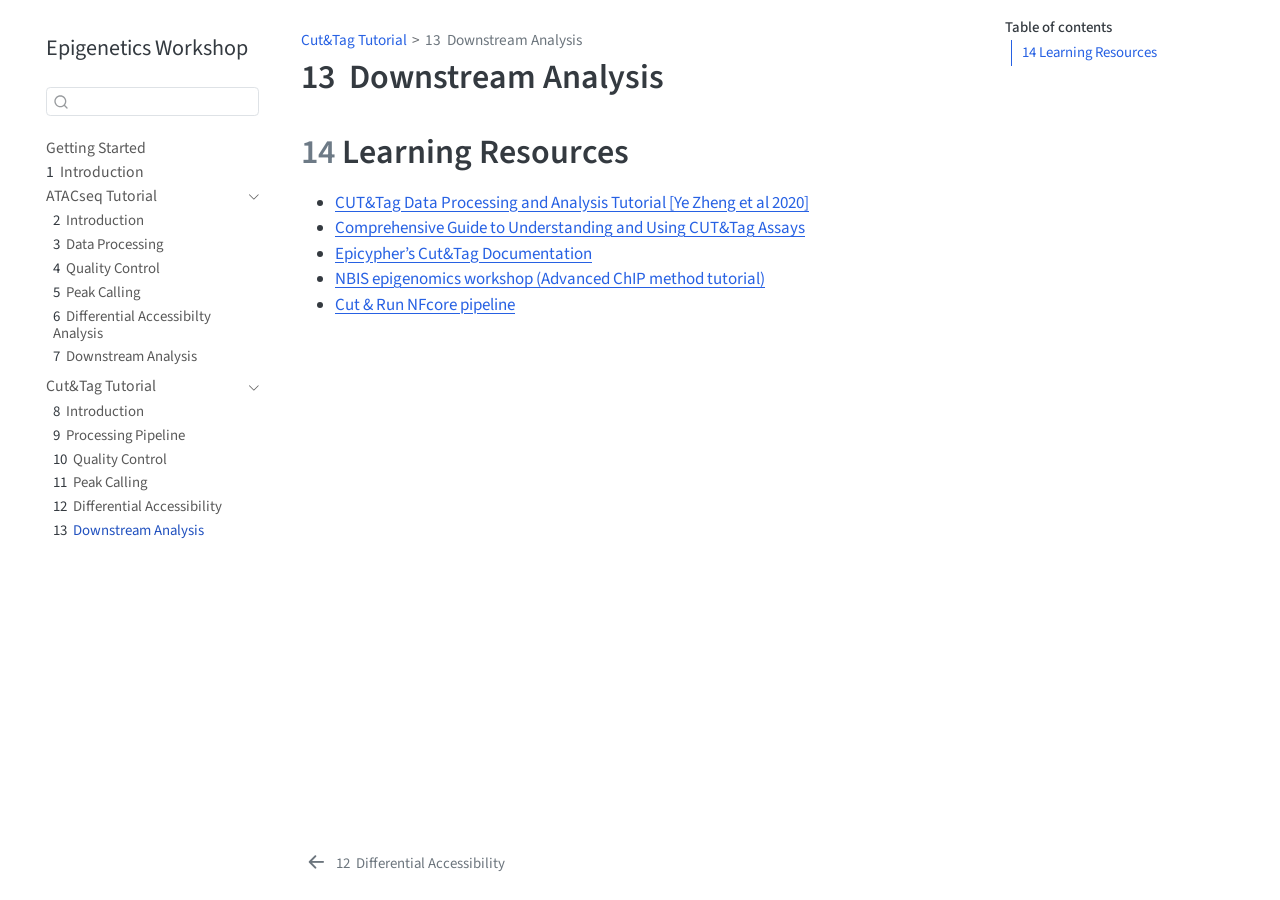
<file: 12_cuttag_downstream_analysis.html>
<!DOCTYPE html>
<html xmlns="http://www.w3.org/1999/xhtml" lang="en" xml:lang="en"><head>

<meta charset="utf-8">
<meta name="generator" content="quarto-1.9.38">

<meta name="viewport" content="width=device-width, initial-scale=1.0, user-scalable=yes">


<title>13&nbsp; Downstream Analysis – Epigenetics Workshop</title>
<style>
/* Default styles provided by pandoc.
** See https://pandoc.org/MANUAL.html#variables-for-html for config info.
*/
code{white-space: pre-wrap;}
span.smallcaps{font-variant: small-caps;}
div.columns{display: flex; gap: min(4vw, 1.5em);}
div.column{flex: auto; overflow-x: auto;}
div.hanging-indent{margin-left: 1.5em; text-indent: -1.5em;}
ul.task-list{list-style: none;}
ul.task-list li input[type="checkbox"] {
  width: 0.8em;
  margin: 0 0.8em 0.2em -1em; /* quarto-specific, see https://github.com/quarto-dev/quarto-cli/issues/4556 */ 
  vertical-align: middle;
}
</style>


<script src="site_libs/quarto-nav/quarto-nav.js"></script>
<script src="site_libs/quarto-nav/headroom.min.js"></script>
<script src="site_libs/clipboard/clipboard.min.js"></script>
<script src="site_libs/quarto-search/autocomplete.umd.js"></script>
<script src="site_libs/quarto-search/fuse.min.js"></script>
<script src="site_libs/quarto-search/quarto-search.js"></script>
<meta name="quarto:offset" content="./">
<link href="./11_cuttag_differential_accessibilty.html" rel="prev">
<script src="site_libs/quarto-html/quarto.js" type="module"></script>
<script src="site_libs/quarto-html/tabsets/tabsets.js" type="module"></script>
<script src="site_libs/quarto-html/popper.min.js"></script>
<script src="site_libs/quarto-html/tippy.umd.min.js"></script>
<script src="site_libs/quarto-html/anchor.min.js"></script>
<link href="site_libs/quarto-html/tippy.css" rel="stylesheet">
<link href="site_libs/quarto-html/quarto-syntax-highlighting-15634bcf2e68342d4ad2dfa704d543f6.css" rel="stylesheet" id="quarto-text-highlighting-styles">
<script src="site_libs/bootstrap/bootstrap.min.js"></script>
<link href="site_libs/bootstrap/bootstrap-icons.css" rel="stylesheet">
<link href="site_libs/bootstrap/bootstrap-48abc47ddc2cbc14860ddec9e9fdb395.min.css" rel="stylesheet" append-hash="true" id="quarto-bootstrap" data-mode="light">
<script id="quarto-search-options" type="application/json">{
  "location": "sidebar",
  "copy-button": false,
  "collapse-after": 3,
  "panel-placement": "start",
  "type": "textbox",
  "limit": 50,
  "keyboard-shortcut": [
    "f",
    "/",
    "s"
  ],
  "show-item-context": false,
  "language": {
    "search-no-results-text": "No results",
    "search-matching-documents-text": "matching documents",
    "search-copy-link-title": "Copy link to search",
    "search-hide-matches-text": "Hide additional matches",
    "search-more-match-text": "more match in this document",
    "search-more-matches-text": "more matches in this document",
    "search-clear-button-title": "Clear",
    "search-text-placeholder": "",
    "search-detached-cancel-button-title": "Cancel",
    "search-submit-button-title": "Submit",
    "search-label": "Search"
  }
}</script>


</head>

<body class="nav-sidebar floating quarto-light">

<div id="quarto-search-results"></div>
  <header id="quarto-header" class="headroom fixed-top">
  <nav class="quarto-secondary-nav">
    <div class="container-fluid d-flex">
      <button type="button" class="quarto-btn-toggle btn" data-bs-toggle="collapse" role="button" data-bs-target=".quarto-sidebar-collapse-item" aria-controls="quarto-sidebar" aria-expanded="false" aria-label="Toggle sidebar navigation" onclick="if (window.quartoToggleHeadroom) { window.quartoToggleHeadroom(); }">
        <i class="bi bi-layout-text-sidebar-reverse"></i>
      </button>
        <nav class="quarto-page-breadcrumbs" aria-label="breadcrumb"><ol class="breadcrumb"><li class="breadcrumb-item"><a href="./07_cuttag_introduction.html">Cut&amp;Tag Tutorial</a></li><li class="breadcrumb-item"><a href="./12_cuttag_downstream_analysis.html"><span class="chapter-number">13</span>&nbsp; <span class="chapter-title">Downstream Analysis</span></a></li></ol></nav>
        <a class="flex-grow-1" role="navigation" data-bs-toggle="collapse" data-bs-target=".quarto-sidebar-collapse-item" aria-controls="quarto-sidebar" aria-expanded="false" aria-label="Toggle sidebar navigation" onclick="if (window.quartoToggleHeadroom) { window.quartoToggleHeadroom(); }">      
        </a>
      <button type="button" class="btn quarto-search-button" aria-label="Search" onclick="window.quartoOpenSearch();">
        <i class="bi bi-search"></i>
      </button>
    </div>
  </nav>
</header>
<!-- content -->
<div id="quarto-content" class="quarto-container page-columns page-rows-contents page-layout-article">
<!-- sidebar -->
  <nav id="quarto-sidebar" class="sidebar collapse collapse-horizontal quarto-sidebar-collapse-item sidebar-navigation floating overflow-auto">
    <div class="pt-lg-2 mt-2 text-left sidebar-header">
    <div class="sidebar-title mb-0 py-0">
      <a href="./">Epigenetics Workshop</a> 
    </div>
      </div>
        <div class="mt-2 flex-shrink-0 align-items-center">
        <div class="sidebar-search">
        <div id="quarto-search" class="" title="Search"></div>
        </div>
        </div>
    <div class="sidebar-menu-container"> 
    <ul class="list-unstyled mt-1">
        <li class="sidebar-item">
  <div class="sidebar-item-container"> 
  <a href="./index.html" class="sidebar-item-text sidebar-link">
 <span class="menu-text">Getting Started</span></a>
  </div>
</li>
        <li class="sidebar-item">
  <div class="sidebar-item-container"> 
  <a href="./00_introduction.html" class="sidebar-item-text sidebar-link">
 <span class="menu-text"><span class="chapter-number">1</span>&nbsp; <span class="chapter-title">Introduction</span></span></a>
  </div>
</li>
        <li class="sidebar-item sidebar-item-section">
      <div class="sidebar-item-container"> 
            <a class="sidebar-item-text sidebar-link text-start" data-bs-toggle="collapse" data-bs-target="#quarto-sidebar-section-1" role="navigation" aria-expanded="true">
 <span class="menu-text">ATACseq Tutorial</span></a>
          <a class="sidebar-item-toggle text-start" data-bs-toggle="collapse" data-bs-target="#quarto-sidebar-section-1" role="navigation" aria-expanded="true" aria-label="Toggle section">
            <i class="bi bi-chevron-right ms-2"></i>
          </a> 
      </div>
      <ul id="quarto-sidebar-section-1" class="collapse list-unstyled sidebar-section depth1 show">  
          <li class="sidebar-item">
  <div class="sidebar-item-container"> 
  <a href="./01_atacseq_introduction.html" class="sidebar-item-text sidebar-link">
 <span class="menu-text"><span class="chapter-number">2</span>&nbsp; <span class="chapter-title">Introduction</span></span></a>
  </div>
</li>
          <li class="sidebar-item">
  <div class="sidebar-item-container"> 
  <a href="./02_atacseq_processing.html" class="sidebar-item-text sidebar-link">
 <span class="menu-text"><span class="chapter-number">3</span>&nbsp; <span class="chapter-title">Data Processing</span></span></a>
  </div>
</li>
          <li class="sidebar-item">
  <div class="sidebar-item-container"> 
  <a href="./03_atacseq_qc.html" class="sidebar-item-text sidebar-link">
 <span class="menu-text"><span class="chapter-number">4</span>&nbsp; <span class="chapter-title">Quality Control</span></span></a>
  </div>
</li>
          <li class="sidebar-item">
  <div class="sidebar-item-container"> 
  <a href="./04_atacseq_peak_calling.html" class="sidebar-item-text sidebar-link">
 <span class="menu-text"><span class="chapter-number">5</span>&nbsp; <span class="chapter-title">Peak Calling</span></span></a>
  </div>
</li>
          <li class="sidebar-item">
  <div class="sidebar-item-container"> 
  <a href="./05_atacseq_differential_accessibility.html" class="sidebar-item-text sidebar-link">
 <span class="menu-text"><span class="chapter-number">6</span>&nbsp; <span class="chapter-title">Differential Accessibilty Analysis</span></span></a>
  </div>
</li>
          <li class="sidebar-item">
  <div class="sidebar-item-container"> 
  <a href="./06_atacseq_downstream_analysis.html" class="sidebar-item-text sidebar-link">
 <span class="menu-text"><span class="chapter-number">7</span>&nbsp; <span class="chapter-title">Downstream Analysis</span></span></a>
  </div>
</li>
      </ul>
  </li>
        <li class="sidebar-item sidebar-item-section">
      <div class="sidebar-item-container"> 
            <a class="sidebar-item-text sidebar-link text-start" data-bs-toggle="collapse" data-bs-target="#quarto-sidebar-section-2" role="navigation" aria-expanded="true">
 <span class="menu-text">Cut&amp;Tag Tutorial</span></a>
          <a class="sidebar-item-toggle text-start" data-bs-toggle="collapse" data-bs-target="#quarto-sidebar-section-2" role="navigation" aria-expanded="true" aria-label="Toggle section">
            <i class="bi bi-chevron-right ms-2"></i>
          </a> 
      </div>
      <ul id="quarto-sidebar-section-2" class="collapse list-unstyled sidebar-section depth1 show">  
          <li class="sidebar-item">
  <div class="sidebar-item-container"> 
  <a href="./07_cuttag_introduction.html" class="sidebar-item-text sidebar-link">
 <span class="menu-text"><span class="chapter-number">8</span>&nbsp; <span class="chapter-title">Introduction</span></span></a>
  </div>
</li>
          <li class="sidebar-item">
  <div class="sidebar-item-container"> 
  <a href="./08_cuttag_processing.html" class="sidebar-item-text sidebar-link">
 <span class="menu-text"><span class="chapter-number">9</span>&nbsp; <span class="chapter-title">Processing Pipeline</span></span></a>
  </div>
</li>
          <li class="sidebar-item">
  <div class="sidebar-item-container"> 
  <a href="./09_cuttag_qc.html" class="sidebar-item-text sidebar-link">
 <span class="menu-text"><span class="chapter-number">10</span>&nbsp; <span class="chapter-title">Quality Control</span></span></a>
  </div>
</li>
          <li class="sidebar-item">
  <div class="sidebar-item-container"> 
  <a href="./10_cuttag_peak_calling.html" class="sidebar-item-text sidebar-link">
 <span class="menu-text"><span class="chapter-number">11</span>&nbsp; <span class="chapter-title">Peak Calling</span></span></a>
  </div>
</li>
          <li class="sidebar-item">
  <div class="sidebar-item-container"> 
  <a href="./11_cuttag_differential_accessibilty.html" class="sidebar-item-text sidebar-link">
 <span class="menu-text"><span class="chapter-number">12</span>&nbsp; <span class="chapter-title">Differential Accessibility</span></span></a>
  </div>
</li>
          <li class="sidebar-item">
  <div class="sidebar-item-container"> 
  <a href="./12_cuttag_downstream_analysis.html" class="sidebar-item-text sidebar-link active">
 <span class="menu-text"><span class="chapter-number">13</span>&nbsp; <span class="chapter-title">Downstream Analysis</span></span></a>
  </div>
</li>
      </ul>
  </li>
    </ul>
    </div>
</nav>
<div id="quarto-sidebar-glass" class="quarto-sidebar-collapse-item" data-bs-toggle="collapse" data-bs-target=".quarto-sidebar-collapse-item"></div>
<!-- margin-sidebar -->
    <div id="quarto-margin-sidebar" class="sidebar margin-sidebar">
        <nav id="TOC" role="doc-toc" class="toc-active">
    <h2 id="toc-title">Table of contents</h2>
   
  <ul>
  <li><a href="#learning-resources" id="toc-learning-resources" class="nav-link active" data-scroll-target="#learning-resources"><span class="header-section-number">14</span> Learning Resources</a></li>
  </ul>
</nav>
    </div>
<!-- main -->
<main class="content" id="quarto-document-content">

<header id="title-block-header" class="quarto-title-block default"><nav class="quarto-page-breadcrumbs quarto-title-breadcrumbs d-none d-lg-block" aria-label="breadcrumb"><ol class="breadcrumb"><li class="breadcrumb-item"><a href="./07_cuttag_introduction.html">Cut&amp;Tag Tutorial</a></li><li class="breadcrumb-item"><a href="./12_cuttag_downstream_analysis.html"><span class="chapter-number">13</span>&nbsp; <span class="chapter-title">Downstream Analysis</span></a></li></ol></nav>
<div class="quarto-title">
<h1 class="title"><span class="chapter-number">13</span>&nbsp; <span class="chapter-title">Downstream Analysis</span></h1>
</div>



<div class="quarto-title-meta">

    
  
    
  </div>
  


</header>


<section id="learning-resources" class="level1" data-number="14">
<h1 data-number="14"><span class="header-section-number">14</span> Learning Resources</h1>
<ul>
<li><a href="https://yezhengstat.github.io/CUTTag_tutorial/">CUT&amp;Tag Data Processing and Analysis Tutorial [Ye Zheng et al 2020]</a></li>
<li><a href="https://www.activemotif.com/blog-cut-tag">Comprehensive Guide to Understanding and Using CUT&amp;Tag Assays</a></li>
<li><a href="https://support.epicypher.com/docs/cut-and-tag">Epicypher’s Cut&amp;Tag Documentation</a></li>
<li><a href="https://nbis-workshop-epigenomics.readthedocs.io/en/latest/content/tutorials/quantitative_chip_tutorials.html">NBIS epigenomics workshop (Advanced ChIP method tutorial)</a></li>
<li><a href="https://nf-co.re/cutandrun/3.2.2/">Cut &amp; Run NFcore pipeline</a></li>
</ul>


</section>

</main> <!-- /main -->
<script id="quarto-html-after-body" type="application/javascript">
  window.document.addEventListener("DOMContentLoaded", function (event) {
    const icon = "";
    const anchorJS = new window.AnchorJS();
    anchorJS.options = {
      placement: 'right',
      icon: icon
    };
    anchorJS.add('.anchored');
    const isCodeAnnotation = (el) => {
      for (const clz of el.classList) {
        if (clz.startsWith('code-annotation-')) {                     
          return true;
        }
      }
      return false;
    }
    const onCopySuccess = function(e) {
      // button target
      const button = e.trigger;
      // don't keep focus
      button.blur();
      // flash "checked"
      button.classList.add('code-copy-button-checked');
      var currentTitle = button.getAttribute("title");
      button.setAttribute("title", "Copied!");
      let tooltip;
      if (window.bootstrap) {
        button.setAttribute("data-bs-toggle", "tooltip");
        button.setAttribute("data-bs-placement", "left");
        button.setAttribute("data-bs-title", "Copied!");
        tooltip = new bootstrap.Tooltip(button, 
          { trigger: "manual", 
            customClass: "code-copy-button-tooltip",
            offset: [0, -8]});
        tooltip.show();    
      }
      setTimeout(function() {
        if (tooltip) {
          tooltip.hide();
          button.removeAttribute("data-bs-title");
          button.removeAttribute("data-bs-toggle");
          button.removeAttribute("data-bs-placement");
        }
        button.setAttribute("title", currentTitle);
        button.classList.remove('code-copy-button-checked');
      }, 1000);
      // clear code selection
      e.clearSelection();
    }
    const getTextToCopy = function(trigger) {
      const outerScaffold = trigger.parentElement.cloneNode(true);
      const codeEl = outerScaffold.querySelector('code');
      for (const childEl of codeEl.children) {
        if (isCodeAnnotation(childEl)) {
          childEl.remove();
        }
      }
      return codeEl.innerText;
    }
    const clipboard = new window.ClipboardJS('.code-copy-button:not([data-in-quarto-modal])', {
      text: getTextToCopy
    });
    clipboard.on('success', onCopySuccess);
    if (window.document.getElementById('quarto-embedded-source-code-modal')) {
      const clipboardModal = new window.ClipboardJS('.code-copy-button[data-in-quarto-modal]', {
        text: getTextToCopy,
        container: window.document.getElementById('quarto-embedded-source-code-modal')
      });
      clipboardModal.on('success', onCopySuccess);
    }
      var localhostRegex = new RegExp(/^(?:http|https):\/\/localhost\:?[0-9]*\//);
      var mailtoRegex = new RegExp(/^mailto:/);
        var filterRegex = new RegExp('/' + window.location.host + '/');
      var isInternal = (href) => {
          return filterRegex.test(href) || localhostRegex.test(href) || mailtoRegex.test(href);
      }
      // Inspect non-navigation links and adorn them if external
     var links = window.document.querySelectorAll('a[href]:not(.nav-link):not(.navbar-brand):not(.toc-action):not(.sidebar-link):not(.sidebar-item-toggle):not(.pagination-link):not(.no-external):not([aria-hidden]):not(.dropdown-item):not(.quarto-navigation-tool):not(.about-link)');
      for (var i=0; i<links.length; i++) {
        const link = links[i];
        if (!isInternal(link.href)) {
          // undo the damage that might have been done by quarto-nav.js in the case of
          // links that we want to consider external
          if (link.dataset.originalHref !== undefined) {
            link.href = link.dataset.originalHref;
          }
        }
      }
    function tippyHover(el, contentFn, onTriggerFn, onUntriggerFn) {
      const config = {
        allowHTML: true,
        maxWidth: 500,
        delay: 100,
        arrow: false,
        appendTo: function(el) {
            return el.parentElement;
        },
        interactive: true,
        interactiveBorder: 10,
        theme: 'quarto',
        placement: 'bottom-start',
      };
      if (contentFn) {
        config.content = contentFn;
      }
      if (onTriggerFn) {
        config.onTrigger = onTriggerFn;
      }
      if (onUntriggerFn) {
        config.onUntrigger = onUntriggerFn;
      }
      window.tippy(el, config); 
    }
    const noterefs = window.document.querySelectorAll('a[role="doc-noteref"]');
    for (var i=0; i<noterefs.length; i++) {
      const ref = noterefs[i];
      tippyHover(ref, function() {
        // use id or data attribute instead here
        let href = ref.getAttribute('data-footnote-href') || ref.getAttribute('href');
        try { href = new URL(href).hash; } catch {}
        const id = href.replace(/^#\/?/, "");
        const note = window.document.getElementById(id);
        if (note) {
          return note.innerHTML;
        } else {
          return "";
        }
      });
    }
    const xrefs = window.document.querySelectorAll('a.quarto-xref');
    const processXRef = (id, note) => {
      // Strip column container classes
      const stripColumnClz = (el) => {
        el.classList.remove("page-full", "page-columns");
        if (el.children) {
          for (const child of el.children) {
            stripColumnClz(child);
          }
        }
      }
      stripColumnClz(note)
      if (id === null || id.startsWith('sec-')) {
        // Special case sections, only their first couple elements
        const container = document.createElement("div");
        if (note.children && note.children.length > 2) {
          container.appendChild(note.children[0].cloneNode(true));
          for (let i = 1; i < note.children.length; i++) {
            const child = note.children[i];
            if (child.tagName === "P" && child.innerText === "") {
              continue;
            } else {
              container.appendChild(child.cloneNode(true));
              break;
            }
          }
          if (window.Quarto?.typesetMath) {
            window.Quarto.typesetMath(container);
          }
          return container.innerHTML
        } else {
          if (window.Quarto?.typesetMath) {
            window.Quarto.typesetMath(note);
          }
          return note.innerHTML;
        }
      } else {
        // Remove any anchor links if they are present
        const anchorLink = note.querySelector('a.anchorjs-link');
        if (anchorLink) {
          anchorLink.remove();
        }
        if (window.Quarto?.typesetMath) {
          window.Quarto.typesetMath(note);
        }
        if (note.classList.contains("callout")) {
          return note.outerHTML;
        } else {
          return note.innerHTML;
        }
      }
    }
    for (var i=0; i<xrefs.length; i++) {
      const xref = xrefs[i];
      tippyHover(xref, undefined, function(instance) {
        instance.disable();
        let url = xref.getAttribute('href');
        let hash = undefined; 
        if (url.startsWith('#')) {
          hash = url;
        } else {
          try { hash = new URL(url).hash; } catch {}
        }
        if (hash) {
          const id = hash.replace(/^#\/?/, "");
          const note = window.document.getElementById(id);
          if (note !== null) {
            try {
              const html = processXRef(id, note.cloneNode(true));
              instance.setContent(html);
            } finally {
              instance.enable();
              instance.show();
            }
          } else {
            // See if we can fetch this
            fetch(url.split('#')[0])
            .then(res => res.text())
            .then(html => {
              const parser = new DOMParser();
              const htmlDoc = parser.parseFromString(html, "text/html");
              const note = htmlDoc.getElementById(id);
              if (note !== null) {
                const html = processXRef(id, note);
                instance.setContent(html);
              } 
            }).finally(() => {
              instance.enable();
              instance.show();
            });
          }
        } else {
          // See if we can fetch a full url (with no hash to target)
          // This is a special case and we should probably do some content thinning / targeting
          fetch(url)
          .then(res => res.text())
          .then(html => {
            const parser = new DOMParser();
            const htmlDoc = parser.parseFromString(html, "text/html");
            const note = htmlDoc.querySelector('main.content');
            if (note !== null) {
              // This should only happen for chapter cross references
              // (since there is no id in the URL)
              // remove the first header
              if (note.children.length > 0 && note.children[0].tagName === "HEADER") {
                note.children[0].remove();
              }
              const html = processXRef(null, note);
              instance.setContent(html);
            } 
          }).finally(() => {
            instance.enable();
            instance.show();
          });
        }
      }, function(instance) {
      });
    }
        let selectedAnnoteEl;
        const selectorForAnnotation = ( cell, annotation) => {
          let cellAttr = 'data-code-cell="' + cell + '"';
          let lineAttr = 'data-code-annotation="' +  annotation + '"';
          const selector = 'span[' + cellAttr + '][' + lineAttr + ']';
          return selector;
        }
        const selectCodeLines = (annoteEl) => {
          const doc = window.document;
          const targetCell = annoteEl.getAttribute("data-target-cell");
          const targetAnnotation = annoteEl.getAttribute("data-target-annotation");
          const annoteSpan = window.document.querySelector(selectorForAnnotation(targetCell, targetAnnotation));
          const lines = annoteSpan.getAttribute("data-code-lines").split(",");
          const lineIds = lines.map((line) => {
            return targetCell + "-" + line;
          })
          let top = null;
          let height = null;
          let parent = null;
          if (lineIds.length > 0) {
              //compute the position of the single el (top and bottom and make a div)
              const el = window.document.getElementById(lineIds[0]);
              top = el.offsetTop;
              height = el.offsetHeight;
              parent = el.parentElement.parentElement;
            if (lineIds.length > 1) {
              const lastEl = window.document.getElementById(lineIds[lineIds.length - 1]);
              const bottom = lastEl.offsetTop + lastEl.offsetHeight;
              height = bottom - top;
            }
            if (top !== null && height !== null && parent !== null) {
              // cook up a div (if necessary) and position it 
              let div = window.document.getElementById("code-annotation-line-highlight");
              if (div === null) {
                div = window.document.createElement("div");
                div.setAttribute("id", "code-annotation-line-highlight");
                div.style.position = 'absolute';
                parent.appendChild(div);
              }
              div.style.top = top - 2 + "px";
              div.style.height = height + 4 + "px";
              div.style.left = 0;
              let gutterDiv = window.document.getElementById("code-annotation-line-highlight-gutter");
              if (gutterDiv === null) {
                gutterDiv = window.document.createElement("div");
                gutterDiv.setAttribute("id", "code-annotation-line-highlight-gutter");
                gutterDiv.style.position = 'absolute';
                const codeCell = window.document.getElementById(targetCell);
                const gutter = codeCell.querySelector('.code-annotation-gutter');
                gutter.appendChild(gutterDiv);
              }
              gutterDiv.style.top = top - 2 + "px";
              gutterDiv.style.height = height + 4 + "px";
            }
            selectedAnnoteEl = annoteEl;
          }
        };
        const unselectCodeLines = () => {
          const elementsIds = ["code-annotation-line-highlight", "code-annotation-line-highlight-gutter"];
          elementsIds.forEach((elId) => {
            const div = window.document.getElementById(elId);
            if (div) {
              div.remove();
            }
          });
          selectedAnnoteEl = undefined;
        };
          // Handle positioning of the toggle
      window.addEventListener(
        "resize",
        throttle(() => {
          elRect = undefined;
          if (selectedAnnoteEl) {
            selectCodeLines(selectedAnnoteEl);
          }
        }, 10)
      );
      function throttle(fn, ms) {
      let throttle = false;
      let timer;
        return (...args) => {
          if(!throttle) { // first call gets through
              fn.apply(this, args);
              throttle = true;
          } else { // all the others get throttled
              if(timer) clearTimeout(timer); // cancel #2
              timer = setTimeout(() => {
                fn.apply(this, args);
                timer = throttle = false;
              }, ms);
          }
        };
      }
        // Attach click handler to the DT
        const annoteDls = window.document.querySelectorAll('dt[data-target-cell]');
        for (const annoteDlNode of annoteDls) {
          annoteDlNode.addEventListener('click', (event) => {
            const clickedEl = event.target;
            if (clickedEl !== selectedAnnoteEl) {
              unselectCodeLines();
              const activeEl = window.document.querySelector('dt[data-target-cell].code-annotation-active');
              if (activeEl) {
                activeEl.classList.remove('code-annotation-active');
              }
              selectCodeLines(clickedEl);
              clickedEl.classList.add('code-annotation-active');
            } else {
              // Unselect the line
              unselectCodeLines();
              clickedEl.classList.remove('code-annotation-active');
            }
          });
        }
    const findCites = (el) => {
      const parentEl = el.parentElement;
      if (parentEl) {
        const cites = parentEl.dataset.cites;
        if (cites) {
          return {
            el,
            cites: cites.split(' ')
          };
        } else {
          return findCites(el.parentElement)
        }
      } else {
        return undefined;
      }
    };
    var bibliorefs = window.document.querySelectorAll('a[role="doc-biblioref"]');
    for (var i=0; i<bibliorefs.length; i++) {
      const ref = bibliorefs[i];
      const citeInfo = findCites(ref);
      if (citeInfo) {
        tippyHover(citeInfo.el, function() {
          var popup = window.document.createElement('div');
          citeInfo.cites.forEach(function(cite) {
            var citeDiv = window.document.createElement('div');
            citeDiv.classList.add('hanging-indent');
            citeDiv.classList.add('csl-entry');
            var biblioDiv = window.document.getElementById('ref-' + cite);
            if (biblioDiv) {
              citeDiv.innerHTML = biblioDiv.innerHTML;
            }
            popup.appendChild(citeDiv);
          });
          return popup.innerHTML;
        });
      }
    }
  });
  </script>
<nav class="page-navigation">
  <div class="nav-page nav-page-previous">
      <a href="./11_cuttag_differential_accessibilty.html" class="pagination-link" aria-label="Differential Accessibility">
        <i class="bi bi-arrow-left-short"></i> <span class="nav-page-text"><span class="chapter-number">12</span>&nbsp; <span class="chapter-title">Differential Accessibility</span></span>
      </a>          
  </div>
  <div class="nav-page nav-page-next">
  </div>
</nav>
</div> <!-- /content -->




</body></html>
</file>
<file: site_libs/quarto-html/tippy.css>
.tippy-box[data-animation=fade][data-state=hidden]{opacity:0}[data-tippy-root]{max-width:calc(100vw - 10px)}.tippy-box{position:relative;background-color:#333;color:#fff;border-radius:4px;font-size:14px;line-height:1.4;white-space:normal;outline:0;transition-property:transform,visibility,opacity}.tippy-box[data-placement^=top]>.tippy-arrow{bottom:0}.tippy-box[data-placement^=top]>.tippy-arrow:before{bottom:-7px;left:0;border-width:8px 8px 0;border-top-color:initial;transform-origin:center top}.tippy-box[data-placement^=bottom]>.tippy-arrow{top:0}.tippy-box[data-placement^=bottom]>.tippy-arrow:before{top:-7px;left:0;border-width:0 8px 8px;border-bottom-color:initial;transform-origin:center bottom}.tippy-box[data-placement^=left]>.tippy-arrow{right:0}.tippy-box[data-placement^=left]>.tippy-arrow:before{border-width:8px 0 8px 8px;border-left-color:initial;right:-7px;transform-origin:center left}.tippy-box[data-placement^=right]>.tippy-arrow{left:0}.tippy-box[data-placement^=right]>.tippy-arrow:before{left:-7px;border-width:8px 8px 8px 0;border-right-color:initial;transform-origin:center right}.tippy-box[data-inertia][data-state=visible]{transition-timing-function:cubic-bezier(.54,1.5,.38,1.11)}.tippy-arrow{width:16px;height:16px;color:#333}.tippy-arrow:before{content:"";position:absolute;border-color:transparent;border-style:solid}.tippy-content{position:relative;padding:5px 9px;z-index:1}
</file>
<file: site_libs/quarto-html/quarto-syntax-highlighting-15634bcf2e68342d4ad2dfa704d543f6.css>
/* quarto syntax highlight colors */
:root {
  --quarto-hl-ot-color: #003B4F;
  --quarto-hl-at-color: #657422;
  --quarto-hl-ss-color: #20794D;
  --quarto-hl-an-color: #5E5E5E;
  --quarto-hl-fu-color: #4758AB;
  --quarto-hl-st-color: #20794D;
  --quarto-hl-cf-color: #003B4F;
  --quarto-hl-op-color: #5E5E5E;
  --quarto-hl-er-color: #AD0000;
  --quarto-hl-bn-color: #AD0000;
  --quarto-hl-al-color: #AD0000;
  --quarto-hl-va-color: #111111;
  --quarto-hl-bu-color: inherit;
  --quarto-hl-ex-color: inherit;
  --quarto-hl-pp-color: #AD0000;
  --quarto-hl-in-color: #5E5E5E;
  --quarto-hl-vs-color: #20794D;
  --quarto-hl-wa-color: #5E5E5E;
  --quarto-hl-do-color: #5E5E5E;
  --quarto-hl-im-color: #00769E;
  --quarto-hl-ch-color: #20794D;
  --quarto-hl-dt-color: #AD0000;
  --quarto-hl-fl-color: #AD0000;
  --quarto-hl-co-color: #5E5E5E;
  --quarto-hl-cv-color: #5E5E5E;
  --quarto-hl-cn-color: #8f5902;
  --quarto-hl-sc-color: #5E5E5E;
  --quarto-hl-dv-color: #AD0000;
  --quarto-hl-kw-color: #003B4F;
}

/* other quarto variables */
:root {
  --quarto-font-monospace: SFMono-Regular, Menlo, Monaco, Consolas, "Liberation Mono", "Courier New", monospace;
}

/* syntax highlight based on Pandoc's rules */
pre > code.sourceCode > span {
  color: #003B4F;
}

code.sourceCode > span {
  color: #003B4F;
}

div.sourceCode,
div.sourceCode pre.sourceCode {
  color: #003B4F;
}

/* Normal */
code span {
  color: #003B4F;
}

/* Alert */
code span.al {
  color: #AD0000;
  font-style: inherit;
}

/* Annotation */
code span.an {
  color: #5E5E5E;
  font-style: inherit;
}

/* Attribute */
code span.at {
  color: #657422;
  font-style: inherit;
}

/* BaseN */
code span.bn {
  color: #AD0000;
  font-style: inherit;
}

/* BuiltIn */
code span.bu {
  font-style: inherit;
}

/* ControlFlow */
code span.cf {
  color: #003B4F;
  font-weight: bold;
  font-style: inherit;
}

/* Char */
code span.ch {
  color: #20794D;
  font-style: inherit;
}

/* Constant */
code span.cn {
  color: #8f5902;
  font-style: inherit;
}

/* Comment */
code span.co {
  color: #5E5E5E;
  font-style: inherit;
}

/* CommentVar */
code span.cv {
  color: #5E5E5E;
  font-style: italic;
}

/* Documentation */
code span.do {
  color: #5E5E5E;
  font-style: italic;
}

/* DataType */
code span.dt {
  color: #AD0000;
  font-style: inherit;
}

/* DecVal */
code span.dv {
  color: #AD0000;
  font-style: inherit;
}

/* Error */
code span.er {
  color: #AD0000;
  font-style: inherit;
}

/* Extension */
code span.ex {
  font-style: inherit;
}

/* Float */
code span.fl {
  color: #AD0000;
  font-style: inherit;
}

/* Function */
code span.fu {
  color: #4758AB;
  font-style: inherit;
}

/* Import */
code span.im {
  color: #00769E;
  font-style: inherit;
}

/* Information */
code span.in {
  color: #5E5E5E;
  font-style: inherit;
}

/* Keyword */
code span.kw {
  color: #003B4F;
  font-weight: bold;
  font-style: inherit;
}

/* Operator */
code span.op {
  color: #5E5E5E;
  font-style: inherit;
}

/* Other */
code span.ot {
  color: #003B4F;
  font-style: inherit;
}

/* Preprocessor */
code span.pp {
  color: #AD0000;
  font-style: inherit;
}

/* SpecialChar */
code span.sc {
  color: #5E5E5E;
  font-style: inherit;
}

/* SpecialString */
code span.ss {
  color: #20794D;
  font-style: inherit;
}

/* String */
code span.st {
  color: #20794D;
  font-style: inherit;
}

/* Variable */
code span.va {
  color: #111111;
  font-style: inherit;
}

/* VerbatimString */
code span.vs {
  color: #20794D;
  font-style: inherit;
}

/* Warning */
code span.wa {
  color: #5E5E5E;
  font-style: italic;
}

.prevent-inlining {
  content: "</";
}

/*# sourceMappingURL=f23921c56f73e400b49028c9186a1aa0.css.map */
</file>
